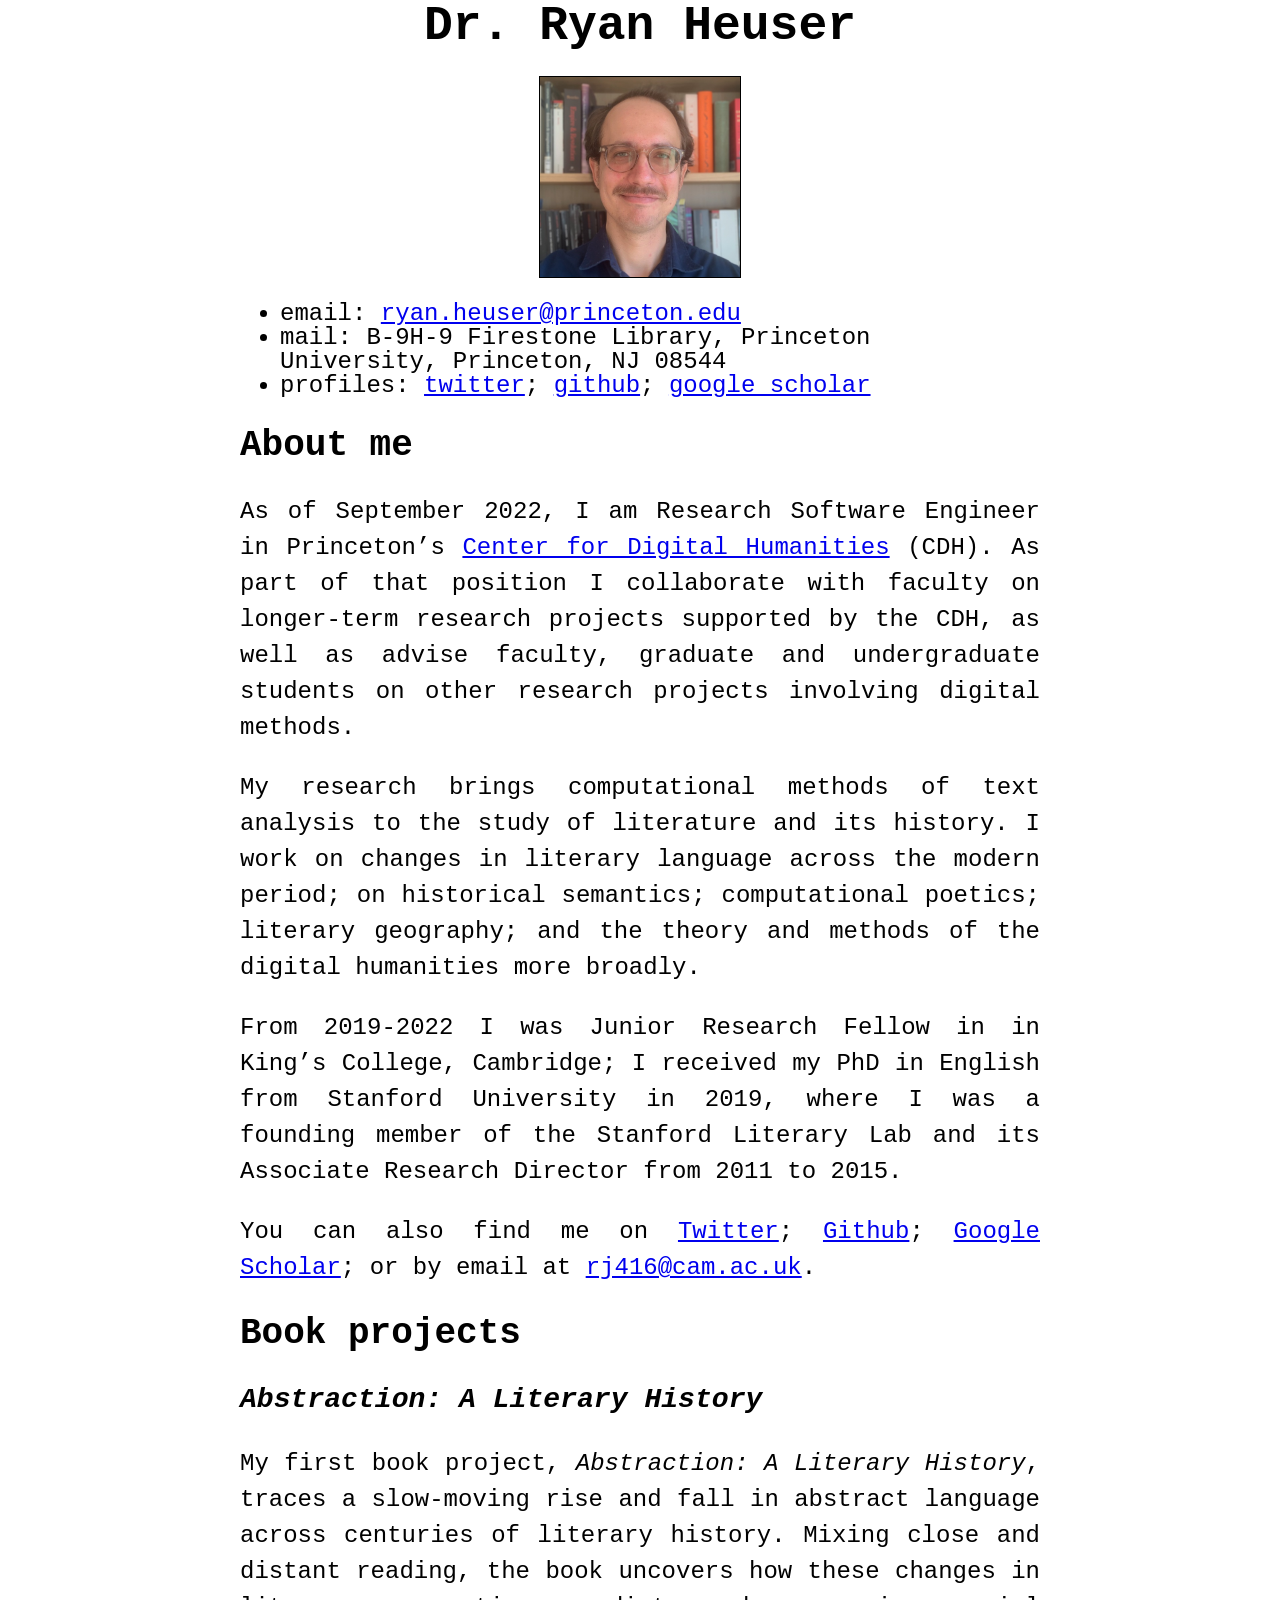
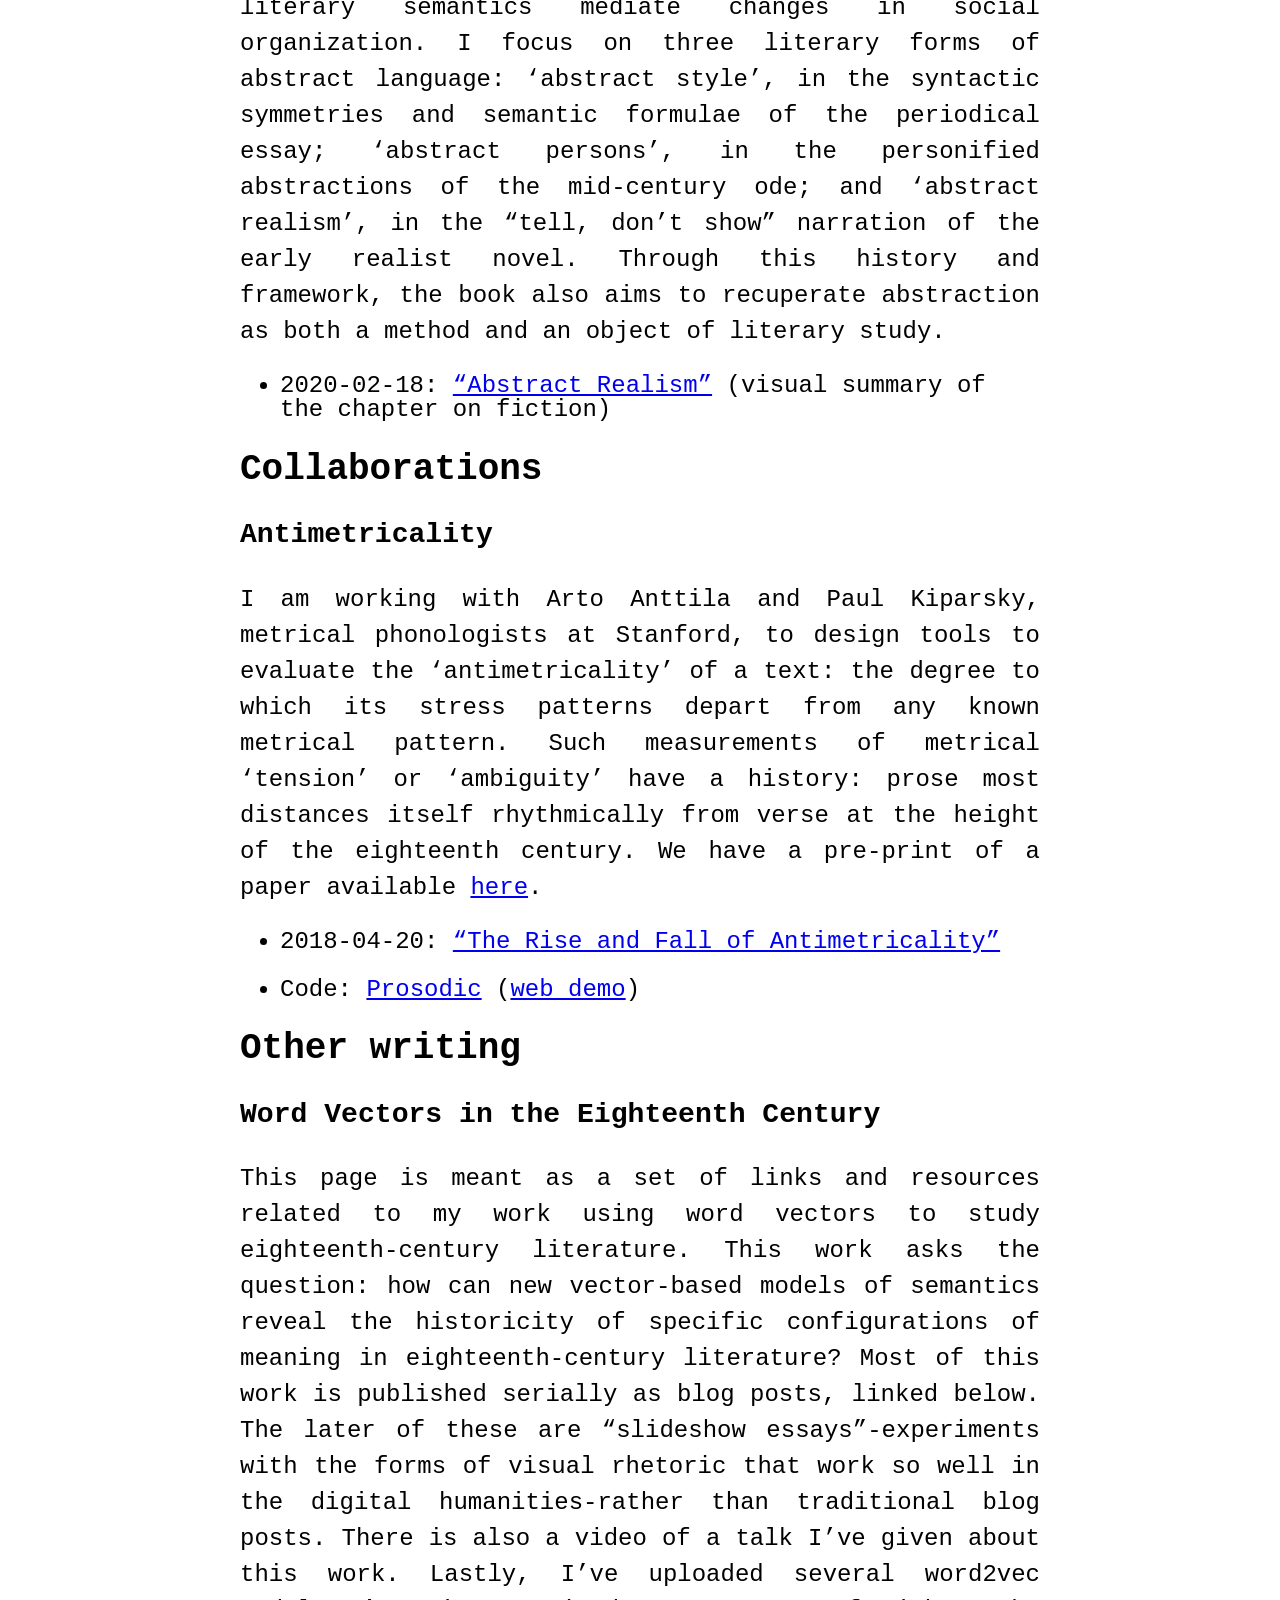
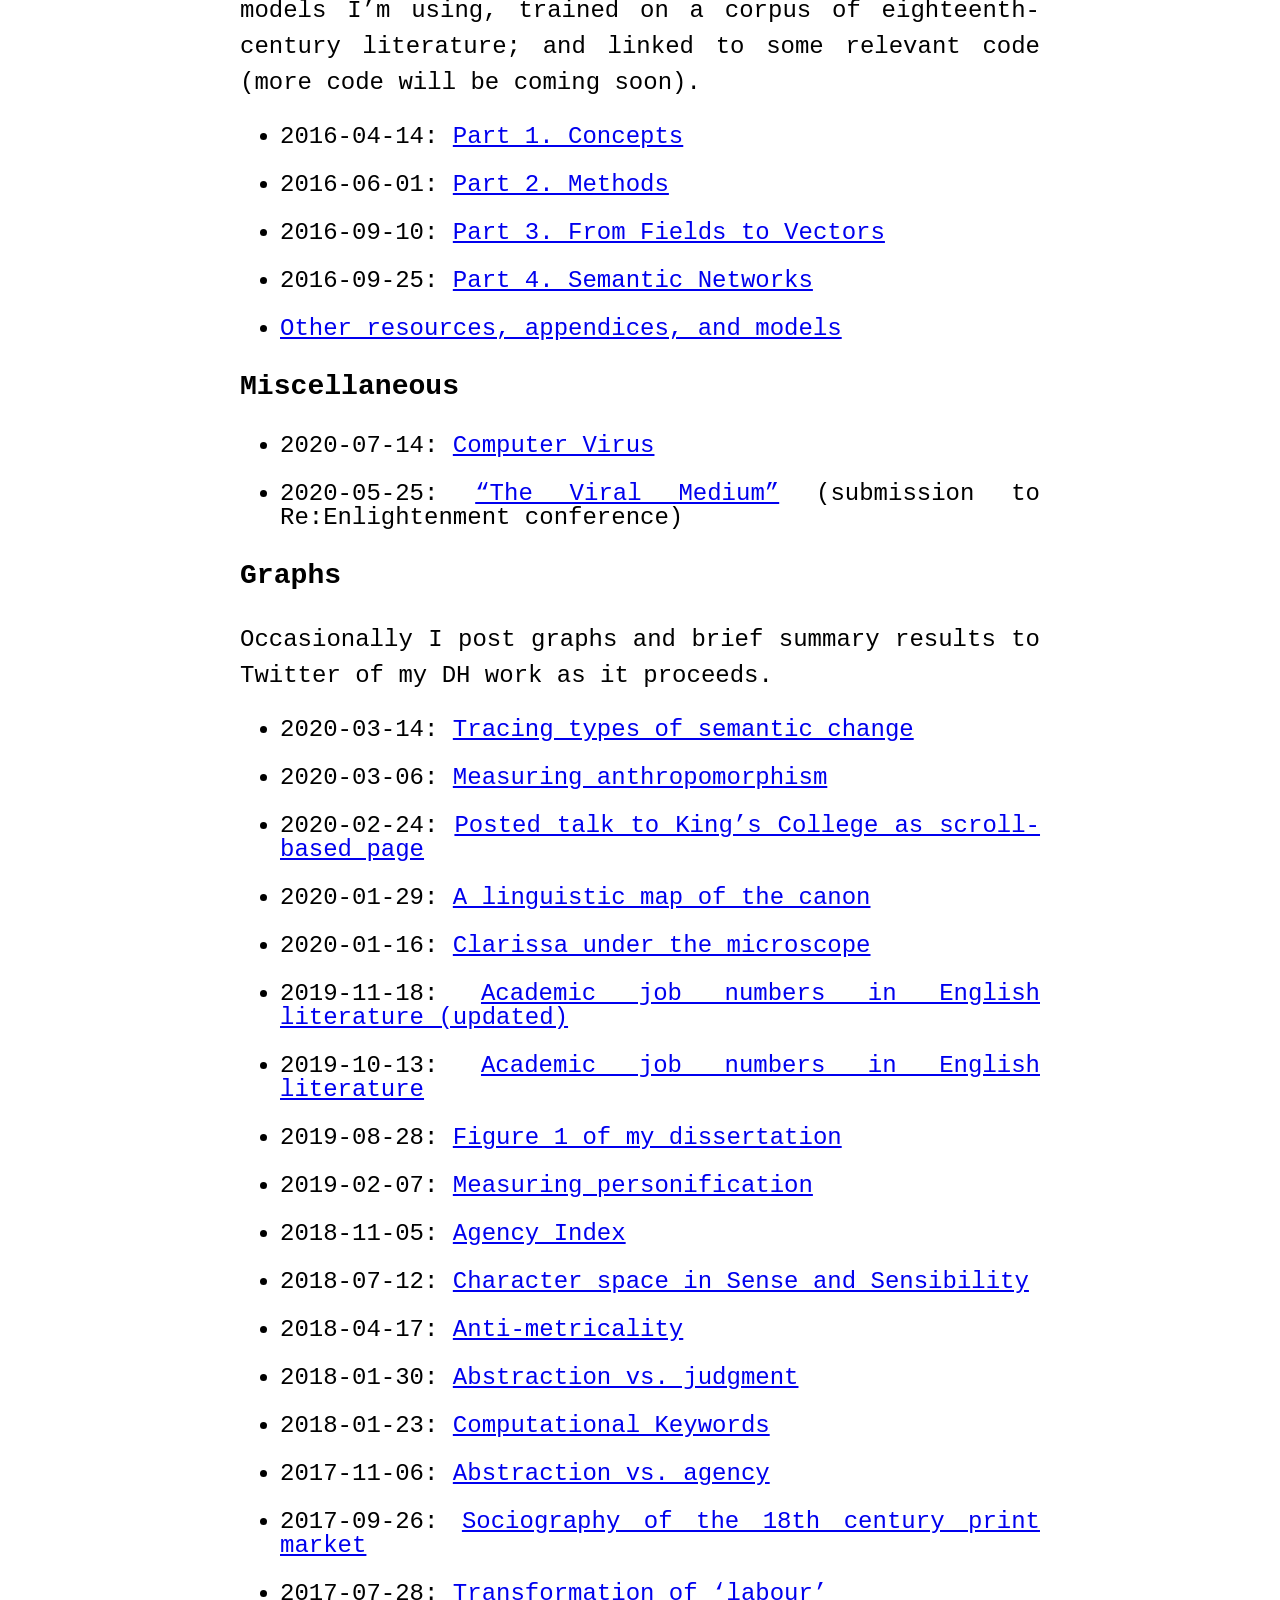
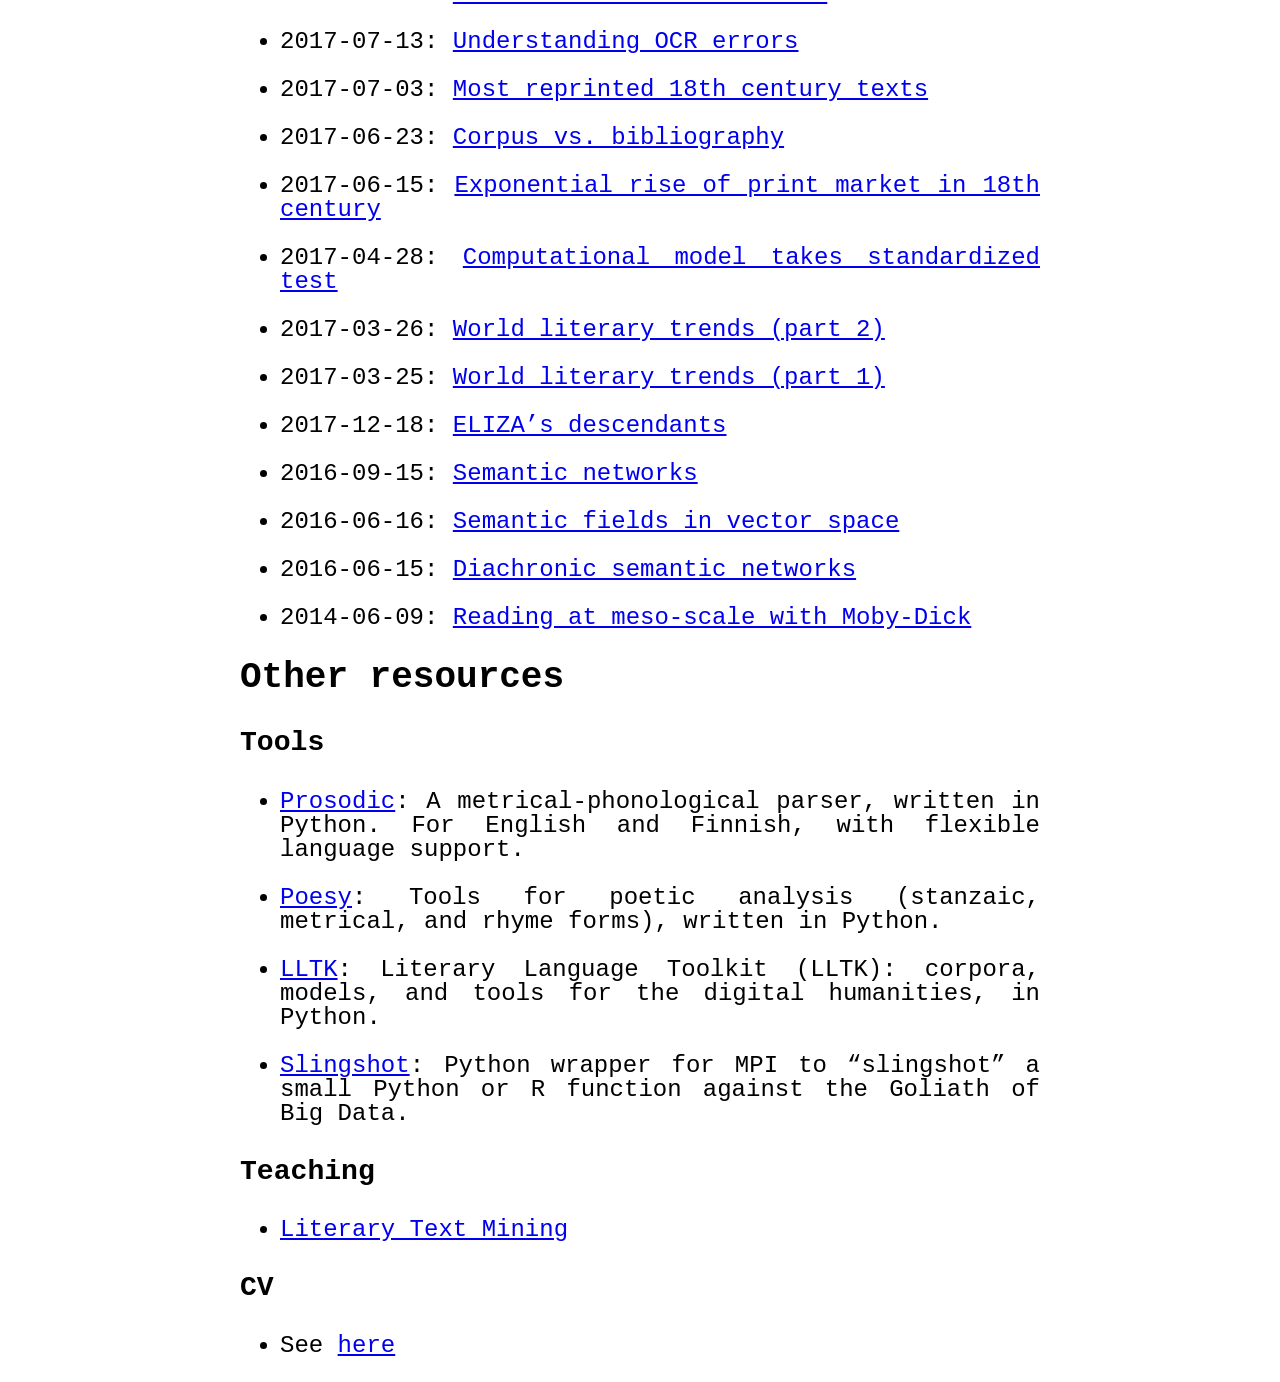
<file: index.html>
<html>
<head>
    <meta charset="UTF-8">
    <meta name="viewport" content="width=device-width, initial-scale=1.0">

    <style type='text/css'>
        body {
            font-family:'Baskerville', 'Libre Baskerville','Courier New', Courier, monospace;
            /* text-align:center; */
            font-size:1.5em;
            line-height: 1.5em;
        }
        img {
            display: block;
            margin: 0 auto;
            width: 200px;
        }
        h1 { text-align: center;}
        #content {
            max-width:800px;
            margin: 0 auto;
        }
    
        p { text-align: justify }
        li {
        margin: 0;
        padding: 0;
        line-height:1em;
    }
    
        </style>
    <title>Ryan Heuser</title>
</head>
<body>
    <div id="content">
        <h1 id="dr.-ryan-heuser">Dr. Ryan Heuser</h1>
<p><img src="assets/blueshirtpic-small.jpg" width="200" height="200" style="border:1px solid black" /></p>
<ul>
<li>email: <a
href="mailto:ryan.heuser@princeton.edu">ryan.heuser@princeton.edu</a></li>
<li>mail: B-9H-9 Firestone Library, Princeton University, Princeton, NJ
08544</li>
<li>profiles: <a href="https://twitter.com/quadrismegistus">twitter</a>;
<a href="https://github.com/quadrismegistus">github</a>; <a
href="https://scholar.google.com/citations?user=EEy82P4AAAAJ">google
scholar</a></li>
</ul>
<h2 id="about-me">About me</h2>
<p>As of September 2022, I am Research Software Engineer in Princeton’s
<a href="https://cdh.princeton.edu/">Center for Digital Humanities</a>
(CDH). As part of that position I collaborate with faculty on
longer-term research projects supported by the CDH, as well as advise
faculty, graduate and undergraduate students on other research projects
involving digital methods.</p>
<p>My research brings computational methods of text analysis to the
study of literature and its history. I work on changes in literary
language across the modern period; on historical semantics;
computational poetics; literary geography; and the theory and methods of
the digital humanities more broadly.</p>
<p>From 2019-2022 I was Junior Research Fellow in in King’s College,
Cambridge; I received my PhD in English from Stanford University in
2019, where I was a founding member of the Stanford Literary Lab and its
Associate Research Director from 2011 to 2015.</p>
<p>You can also find me on <a
href="http://twitter.com/quadrismegistus">Twitter</a>; <a
href="http://github.com/quadrismegistus">Github</a>; <a
href="https://scholar.google.com/citations?user=EEy82P4AAAAJ">Google
Scholar</a>; or by email at <a
href="mailto:rj416@cam.ac.uk">rj416@cam.ac.uk</a>.</p>
<h2 id="book-projects">Book projects</h2>
<h3 id="abstraction-a-literary-history"><em>Abstraction: A Literary
History</em></h3>
<p>My first book project, <em>Abstraction: A Literary History</em>,
traces a slow-moving rise and fall in abstract language across centuries
of literary history. Mixing close and distant reading, the book uncovers
how these changes in literary semantics mediate changes in social
organization. I focus on three literary forms of abstract language:
‘abstract style’, in the syntactic symmetries and semantic formulae of
the periodical essay; ‘abstract persons’, in the personified
abstractions of the mid-century ode; and ‘abstract realism’, in the
“tell, don’t show” narration of the early realist novel. Through this
history and framework, the book also aims to recuperate abstraction as
both a method and an object of literary study.</p>
<ul>
<li>2020-02-18: <a href="talks/kingscollege2020">“Abstract Realism”</a>
(visual summary of the chapter on fiction)</li>
</ul>
<h2 id="collaborations">Collaborations</h2>
<h3 id="antimetricality">Antimetricality</h3>
<p>I am working with Arto Anttila and Paul Kiparsky, metrical
phonologists at Stanford, to design tools to evaluate the
‘antimetricality’ of a text: the degree to which its stress patterns
depart from any known metrical pattern. Such measurements of metrical
‘tension’ or ‘ambiguity’ have a history: prose most distances itself
rhythmically from verse at the height of the eighteenth century. We have
a pre-print of a paper available <a
href="https://web.stanford.edu/~kiparsky/Papers/Antimetricality-Draft-2018-04-20.pdf">here</a>.</p>
<ul>
<li><p>2018-04-20: <a
href="https://web.stanford.edu/~kiparsky/Papers/Antimetricality-Draft-2018-04-20.pdf">“The
Rise and Fall of Antimetricality”</a></p></li>
<li><p>Code: <a
href="http://github.com/quadrismegistus/prosodic">Prosodic</a> (<a
href="http://prosodic.stanford.edu">web demo</a>)</p></li>
</ul>
<h2 id="other-writing">Other writing</h2>
<h3 id="word-vectors-in-the-eighteenth-century">Word Vectors in the
Eighteenth Century</h3>
<p>This page is meant as a set of links and resources related to my work
using word vectors to study eighteenth-century literature. This work
asks the question: how can new vector-based models of semantics reveal
the historicity of specific configurations of meaning in
eighteenth-century literature? Most of this work is published serially
as blog posts, linked below. The later of these are “slideshow
essays”-experiments with the forms of visual rhetoric that work so well
in the digital humanities-rather than traditional blog posts. There is
also a video of a talk I’ve given about this work. Lastly, I’ve uploaded
several word2vec models I’m using, trained on a corpus of
eighteenth-century literature; and linked to some relevant code (more
code will be coming soon).</p>
<ul>
<li><p>2016-04-14: <a href="word-vectors-1">Part 1.
Concepts</a></p></li>
<li><p>2016-06-01: <a href="word-vectors-2">Part 2. Methods</a></p></li>
<li><p>2016-09-10: <a href="word-vectors-3">Part 3. From Fields to
Vectors</a></p></li>
<li><p>2016-09-25: <a href="word-vectors-4">Part 4. Semantic
Networks</a></p></li>
<li><p><a href="word-vectors">Other resources, appendices, and
models</a></p></li>
</ul>
<h3 id="miscellaneous">Miscellaneous</h3>
<ul>
<li><p>2020-07-14: <a href="drafts/computer-virus">Computer
Virus</a></p></li>
<li><p>2020-05-25: <a href="drafts/viral-medium">“The Viral Medium”</a>
(submission to Re:Enlightenment conference)</p></li>
</ul>
<h3 id="graphs">Graphs</h3>
<p>Occasionally I post graphs and brief summary results to Twitter of my
DH work as it proceeds.</p>
<ul>
<li><p>2020-03-14: <a
href="https://twitter.com/quadrismegistus/status/1238796150272122880">Tracing
types of semantic change</a></p></li>
<li><p>2020-03-06: <a
href="https://twitter.com/quadrismegistus/status/1235614699145826304">Measuring
anthropomorphism</a></p></li>
<li><p>2020-02-24: <a
href="https://twitter.com/quadrismegistus/status/1231914513164832768">Posted
talk to King’s College as scroll-based page</a></p></li>
<li><p>2020-01-29: <a
href="https://twitter.com/quadrismegistus/status/1222560503144296450">A
linguistic map of the canon</a></p></li>
<li><p>2020-01-16: <a
href="https://twitter.com/quadrismegistus/status/1217809468316168194">Clarissa
under the microscope</a></p></li>
<li><p>2019-11-18: <a
href="https://twitter.com/quadrismegistus/status/1217809468316168194">Academic
job numbers in English literature (updated)</a></p></li>
<li><p>2019-10-13: <a
href="https://twitter.com/quadrismegistus/status/1183433276658274304">Academic
job numbers in English literature</a></p></li>
<li><p>2019-08-28: <a
href="https://twitter.com/quadrismegistus/status/1166515794055815168">Figure
1 of my dissertation</a></p></li>
<li><p>2019-02-07: <a
href="https://twitter.com/quadrismegistus/status/1093630109863403521">Measuring
personification</a></p></li>
<li><p>2018-11-05: <a
href="https://twitter.com/quadrismegistus/status/1059305496211931136">Agency
Index</a></p></li>
<li><p>2018-07-12: <a
href="https://twitter.com/quadrismegistus/status/1017526110051942400">Character
space in Sense and Sensibility</a></p></li>
<li><p>2018-04-17: <a
href="https://twitter.com/quadrismegistus/status/986025832660389890">Anti-metricality</a></p></li>
<li><p>2018-01-30: <a
href="https://twitter.com/quadrismegistus/status/958237374680522752">Abstraction
vs. judgment</a></p></li>
<li><p>2018-01-23: <a
href="https://twitter.com/quadrismegistus/status/955857511176744960">Computational
Keywords</a></p></li>
<li><p>2017-11-06: <a
href="https://twitter.com/quadrismegistus/status/927620289604632577">Abstraction
vs. agency</a></p></li>
<li><p>2017-09-26: <a
href="https://twitter.com/quadrismegistus/status/912747794347077632">Sociography
of the 18th century print market</a></p></li>
<li><p>2017-07-28: <a
href="https://twitter.com/quadrismegistus/status/890791583066447872">Transformation
of ‘labour’</a></p></li>
<li><p>2017-07-13: <a
href="https://twitter.com/quadrismegistus/status/885326014607314945">Understanding
OCR errors</a></p></li>
<li><p>2017-07-03: <a
href="https://twitter.com/quadrismegistus/status/881961427933683712">Most
reprinted 18th century texts</a></p></li>
<li><p>2017-06-23: <a
href="https://twitter.com/quadrismegistus/status/878326876283879425">Corpus
vs. bibliography</a></p></li>
<li><p>2017-06-15: <a
href="https://twitter.com/quadrismegistus/status/875431247664693248">Exponential
rise of print market in 18th century</a></p></li>
<li><p>2017-04-28: <a
href="https://twitter.com/quadrismegistus/status/857763794965200897">Computational
model takes standardized test</a></p></li>
<li><p>2017-03-26: <a
href="https://twitter.com/quadrismegistus/status/846105045238112256">World
literary trends (part 2)</a></p></li>
<li><p>2017-03-25: <a
href="https://twitter.com/quadrismegistus/status/845490026523734016">World
literary trends (part 1)</a></p></li>
<li><p>2017-12-18: <a
href="https://twitter.com/quadrismegistus/status/810297451500421121">ELIZA’s
descendants</a></p></li>
<li><p>2016-09-15: <a
href="https://twitter.com/quadrismegistus/status/776474009533763584">Semantic
networks</a></p></li>
<li><p>2016-06-16: <a
href="https://twitter.com/quadrismegistus/status/743267734188785664">Semantic
fields in vector space</a></p></li>
<li><p>2016-06-15: <a
href="https://twitter.com/quadrismegistus/status/743267734188785664">Diachronic
semantic networks</a></p></li>
<li><p>2014-06-09: <a
href="https://twitter.com/quadrismegistus/status/476080285113532417">Reading
at meso-scale with Moby-Dick</a></p></li>
</ul>
<h2 id="other-resources">Other resources</h2>
<h3 id="tools">Tools</h3>
<ul>
<li><p><a
href="https://github.com/quadrismegistus/prosodic">Prosodic</a>: A
metrical-phonological parser, written in Python. For English and
Finnish, with flexible language support.</p></li>
<li><p><a href="https://github.com/quadrismegistus/poesy">Poesy</a>:
Tools for poetic analysis (stanzaic, metrical, and rhyme forms), written
in Python.</p></li>
<li><p><a href="https://github.com/quadrismegistus/lltk">LLTK</a>:
Literary Language Toolkit (LLTK): corpora, models, and tools for the
digital humanities, in Python.</p></li>
<li><p><a
href="https://github.com/quadrismegistus/slingshot">Slingshot</a>:
Python wrapper for MPI to “slingshot” a small Python or R function
against the Goliath of Big Data.</p></li>
</ul>
<h3 id="teaching">Teaching</h3>
<ul>
<li><a
href="http://github.com/quadrismegistus/literarytextmining">Literary
Text Mining</a></li>
</ul>
<h3 id="cv">CV</h3>
<ul>
<li>See <a href="assets/CV-Heuser-2022-V5.pdf">here</a></li>
</ul>

    </div>
</body>

</html>
</file>
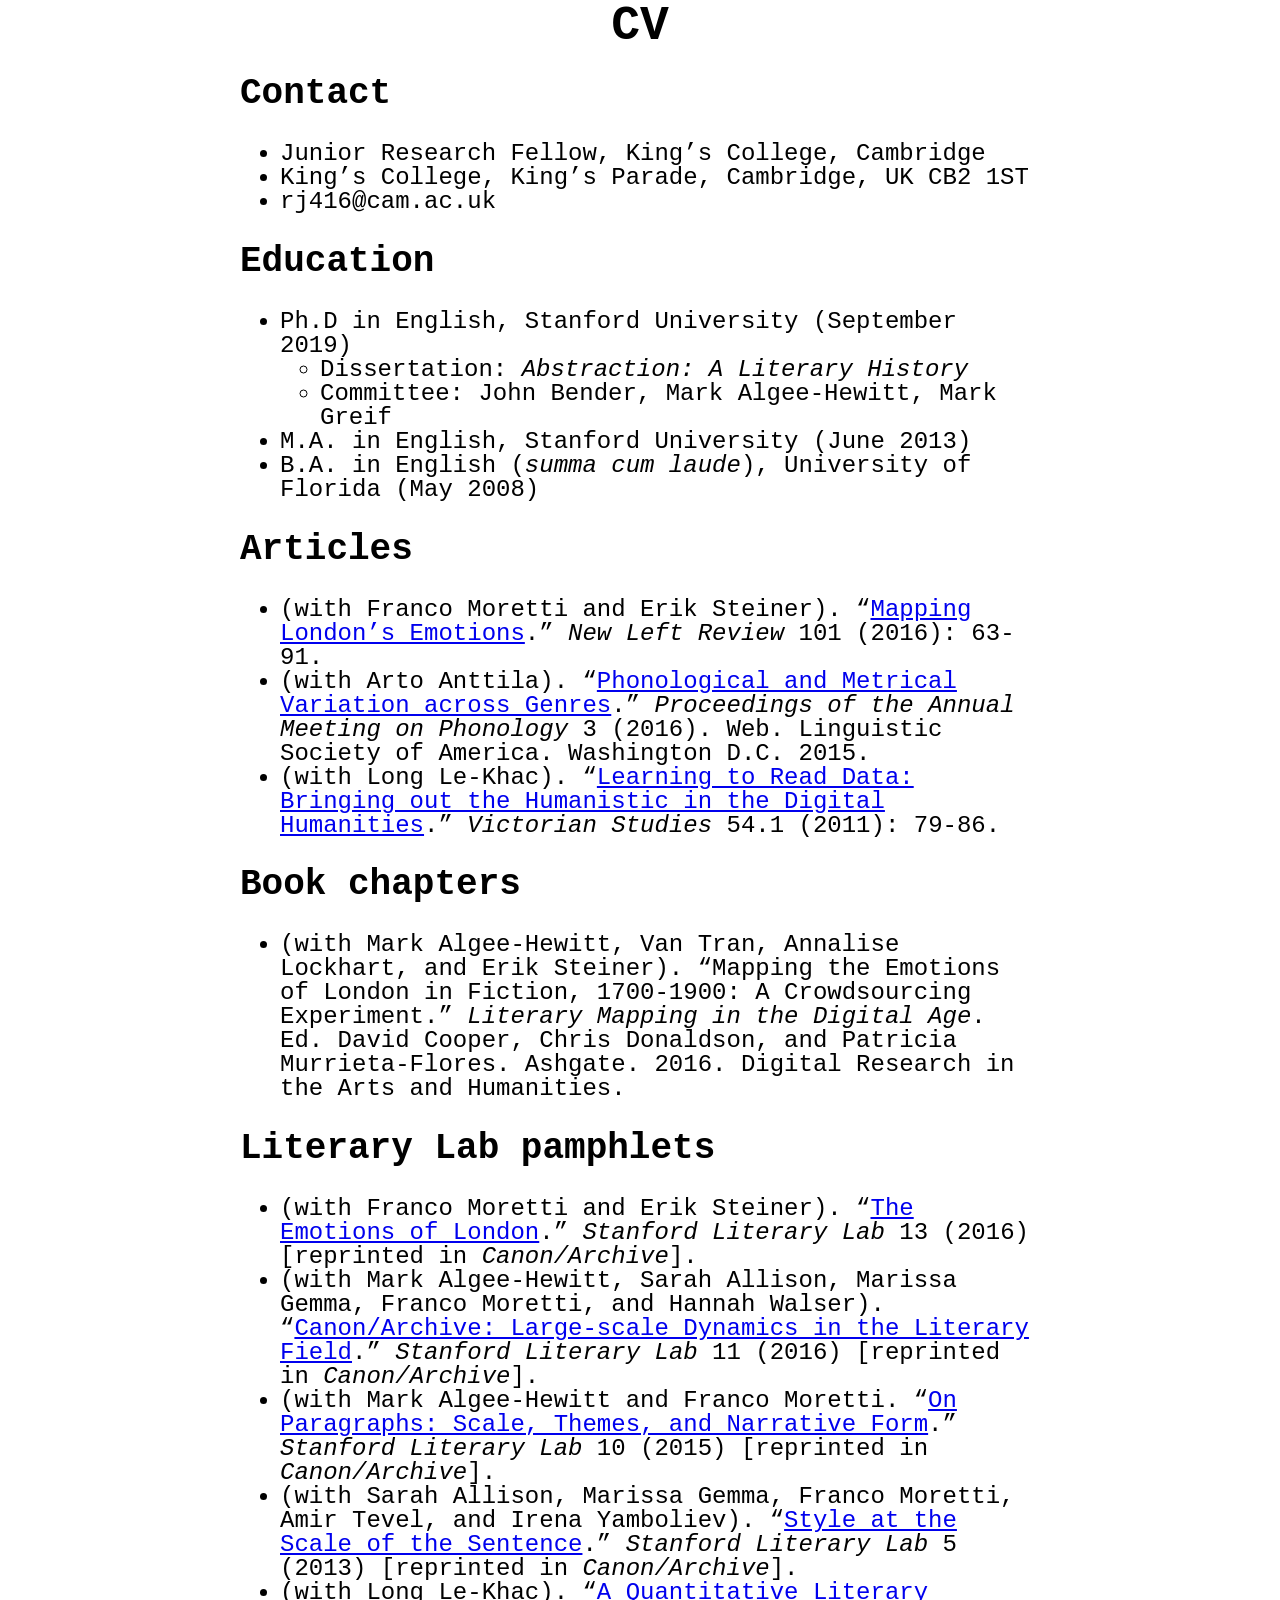
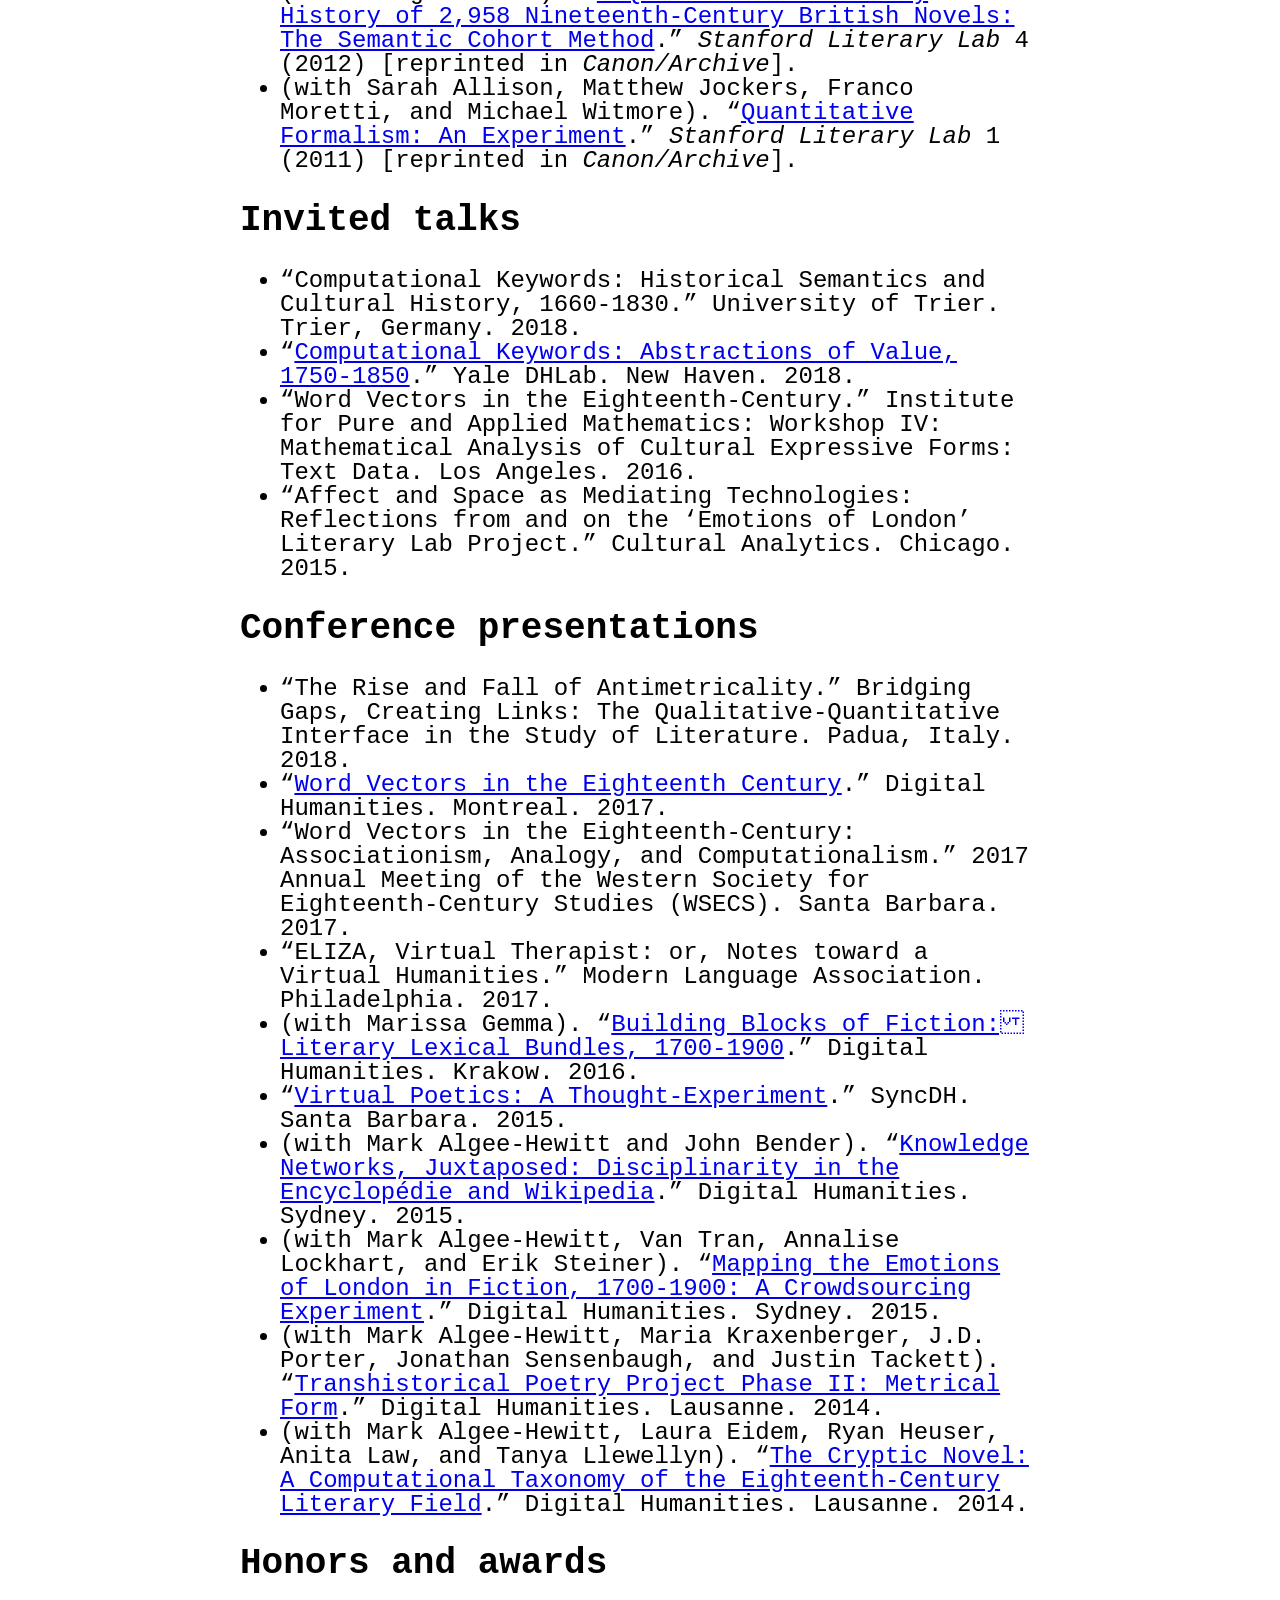
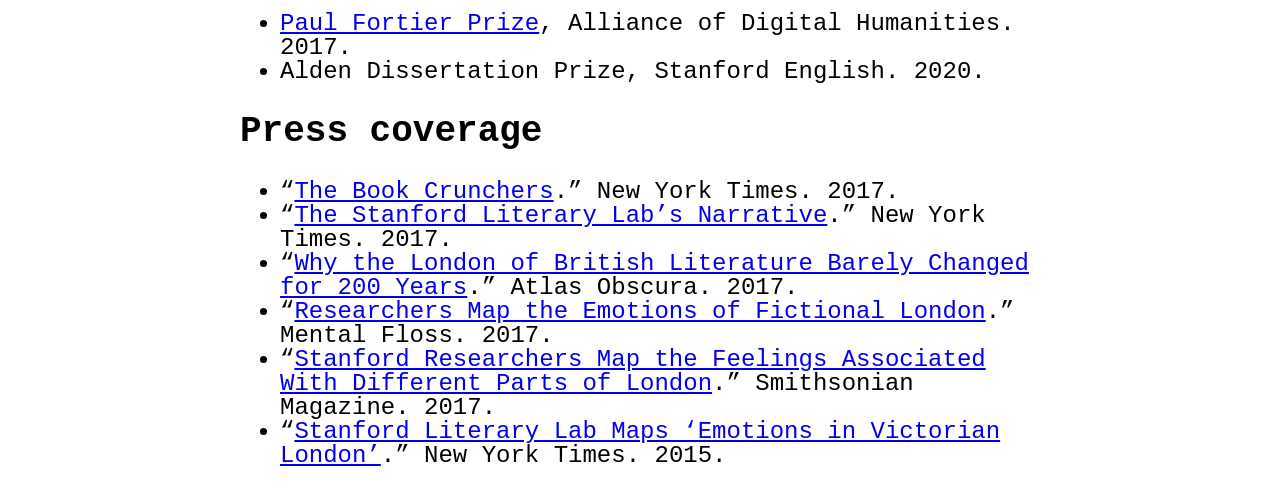
<file: cv/index.html>
<html>
<head>
    <meta charset="UTF-8">
    <meta name="viewport" content="width=device-width, initial-scale=1.0">

    <style type='text/css'>
        body {
            font-family:'Baskerville', 'Libre Baskerville','Courier New', Courier, monospace;
            /* text-align:center; */
            font-size:1.5em;
            line-height: 1.5em;
        }
        img {
            display: block;
            margin: 0 auto;
            width: 200px;
        }
        h1 { text-align: center;}
        #content {
            max-width:800px;
            margin: 0 auto;
        }
    
        p { text-align: justify }
        li {
        margin: 0;
        padding: 0;
        line-height:1em;
    }
    
        </style>
    <title>Ryan Heuser</title>
</head>
<body>
    <div id="content">
        <h1 id="cv">CV</h1>
<h2 id="contact">Contact</h2>
<ul>
<li>Junior Research Fellow, King’s College, Cambridge</li>
<li>King’s College, King’s Parade, Cambridge, UK CB2 1ST</li>
<li>rj416@cam.ac.uk</li>
</ul>
<h2 id="education">Education</h2>
<ul>
<li>Ph.D in English, Stanford University (September 2019)
<ul>
<li>Dissertation: <em>Abstraction: A Literary History</em></li>
<li>Committee: John Bender, Mark Algee-Hewitt, Mark Greif</li>
</ul></li>
<li>M.A. in English, Stanford University (June 2013)</li>
<li>B.A. in English (<em>summa cum laude</em>), University of Florida
(May 2008)</li>
</ul>
<h2 id="articles">Articles</h2>
<ul>
<li>(with Franco Moretti and Erik Steiner). “<a
href="https://newleftreview.org/II/101/stanford-literary-lab-mapping-london-s-emotions">Mapping
London’s Emotions</a>.” <em>New Left Review</em> 101 (2016): 63-91.</li>
<li>(with Arto Anttila). “<a
href="http://journals.linguisticsociety.org/proceedings/index.php/amphonology/article/view/3679">Phonological
and Metrical Variation across Genres</a>.” <em>Proceedings of the Annual
Meeting on Phonology</em> 3 (2016). Web. Linguistic Society of America.
Washington D.C. 2015.</li>
<li>(with Long Le-Khac). “<a
href="https://www.academia.edu/9318474/Learning_to_Read_Data_Bringing_out_the_Humanistic_in_the_Digital_Humanities">Learning
to Read Data: Bringing out the Humanistic in the Digital
Humanities</a>.” <em>Victorian Studies</em> 54.1 (2011): 79-86.</li>
</ul>
<h2 id="book-chapters">Book chapters</h2>
<ul>
<li>(with Mark Algee-Hewitt, Van Tran, Annalise Lockhart, and Erik
Steiner). “Mapping the Emotions of London in Fiction, 1700-1900: A
Crowdsourcing Experiment.” <em>Literary Mapping in the Digital Age</em>.
Ed. David Cooper, Chris Donaldson, and Patricia Murrieta-Flores.
Ashgate. 2016. Digital Research in the Arts and Humanities.</li>
</ul>
<h2 id="literary-lab-pamphlets">Literary Lab pamphlets</h2>
<ul>
<li>(with Franco Moretti and Erik Steiner). “<a
href="http://litlab.stanford.edu/LiteraryLabPamphlet13.pdf">The Emotions
of London</a>.” <em>Stanford Literary Lab</em> 13 (2016) [reprinted in
<em>Canon/Archive</em>].</li>
<li>(with Mark Algee-Hewitt, Sarah Allison, Marissa Gemma, Franco
Moretti, and Hannah Walser). “<a
href="http://litlab.stanford.edu/LiteraryLabPamphlet11.pdf">Canon/Archive:
Large-scale Dynamics in the Literary Field</a>.” <em>Stanford Literary
Lab</em> 11 (2016) [reprinted in <em>Canon/Archive</em>].</li>
<li>(with Mark Algee-Hewitt and Franco Moretti. “<a
href="http://litlab.stanford.edu/LiteraryLabPamphlet10.pdf">On
Paragraphs: Scale, Themes, and Narrative Form</a>.” <em>Stanford
Literary Lab</em> 10 (2015) [reprinted in <em>Canon/Archive</em>].</li>
<li>(with Sarah Allison, Marissa Gemma, Franco Moretti, Amir Tevel, and
Irena Yamboliev). “<a
href="http://litlab.stanford.edu/LiteraryLabPamphlet5.pdf">Style at the
Scale of the Sentence</a>.” <em>Stanford Literary Lab</em> 5 (2013)
[reprinted in <em>Canon/Archive</em>].</li>
<li>(with Long Le-Khac). “<a
href="http://litlab.stanford.edu/LiteraryLabPamphlet4.pdf">A
Quantitative Literary History of 2,958 Nineteenth-Century British
Novels: The Semantic Cohort Method</a>.” <em>Stanford Literary Lab</em>
4 (2012) [reprinted in <em>Canon/Archive</em>].</li>
<li>(with Sarah Allison, Matthew Jockers, Franco Moretti, and Michael
Witmore). “<a
href="http://litlab.stanford.edu/LiteraryLabPamphlet1.pdf">Quantitative
Formalism: An Experiment</a>.” <em>Stanford Literary Lab</em> 1 (2011)
[reprinted in <em>Canon/Archive</em>].</li>
</ul>
<h2 id="invited-talks">Invited talks</h2>
<ul>
<li>“Computational Keywords: Historical Semantics and Cultural History,
1660-1830.” University of Trier. Trier, Germany. 2018.</li>
<li>“<a href="http://dhlab.yale.edu/heuser/">Computational Keywords:
Abstractions of Value, 1750-1850</a>.” Yale DHLab. New Haven. 2018.</li>
<li>“Word Vectors in the Eighteenth-Century.” Institute for Pure and
Applied Mathematics: Workshop IV: Mathematical Analysis of Cultural
Expressive Forms: Text Data. Los Angeles. 2016.</li>
<li>“Affect and Space as Mediating Technologies: Reflections from and on
the ‘Emotions of London’ Literary Lab Project.” Cultural Analytics.
Chicago. 2015.</li>
</ul>
<h2 id="conference-presentations">Conference presentations</h2>
<ul>
<li>“The Rise and Fall of Antimetricality.” Bridging Gaps, Creating
Links: The Qualitative-Quantitative Interface in the Study of
Literature. Padua, Italy. 2018.</li>
<li>“<a href="https://dh2017.adho.org/abstracts/582/582.pdf">Word
Vectors in the Eighteenth Century</a>.” Digital Humanities. Montreal.
2017.</li>
<li>“Word Vectors in the Eighteenth-Century: Associationism, Analogy,
and Computationalism.” 2017 Annual Meeting of the Western Society for
Eighteenth-Century Studies (WSECS). Santa Barbara. 2017.</li>
<li>“ELIZA, Virtual Therapist: or, Notes toward a Virtual Humanities.”
Modern Language Association. Philadelphia. 2017.</li>
<li>(with Marissa Gemma). “<a
href="http://dh2016.adho.org/abstracts/394">Building Blocks of Fiction:
Literary Lexical Bundles, 1700-1900</a>.” Digital Humanities. Krakow.
2016.</li>
<li>“<a href="/virtual-poetics/">Virtual Poetics: A
Thought-Experiment</a>.” SyncDH. Santa Barbara. 2015.</li>
<li>(with Mark Algee-Hewitt and John Bender). “<a
href="http://dh2015.org/abstracts/xml/HEUSER_Ryan_James_Knowledge_Networks__Juxtaposed_/HEUSER_Ryan_James_Knowledge_Networks__Juxtaposed__Disci.html">Knowledge
Networks, Juxtaposed: Disciplinarity in the Encyclopédie and
Wikipedia</a>.” Digital Humanities. Sydney. 2015.</li>
<li>(with Mark Algee-Hewitt, Van Tran, Annalise Lockhart, and Erik
Steiner). “<a
href="http://dh2015.org/abstracts/xml/HEUSER_Ryan_James_Mapping_the_Emotions_of_London_/HEUSER_Ryan_James_Mapping_the_Emotions_of_London_in_Fic.html">Mapping
the Emotions of London in Fiction, 1700-1900: A Crowdsourcing
Experiment</a>.” Digital Humanities. Sydney. 2015.</li>
<li>(with Mark Algee-Hewitt, Maria Kraxenberger, J.D. Porter, Jonathan
Sensenbaugh, and Justin Tackett). “<a
href="http://dharchive.org/paper/DH2014/Paper-788.xml">Transhistorical
Poetry Project Phase II: Metrical Form</a>.” Digital Humanities.
Lausanne. 2014.</li>
<li>(with Mark Algee-Hewitt, Laura Eidem, Ryan Heuser, Anita Law, and
Tanya Llewellyn). “<a
href="http://dharchive.org/paper/DH2014/Paper-472.xml">The Cryptic
Novel: A Computational Taxonomy of the Eighteenth-Century Literary
Field</a>.” Digital Humanities. Lausanne. 2014.</li>
</ul>
<h2 id="honors-and-awards">Honors and awards</h2>
<ul>
<li><a href="https://adho.org/awards/paul-fortier-prize">Paul Fortier
Prize</a>, Alliance of Digital Humanities. 2017.</li>
<li>Alden Dissertation Prize, Stanford English. 2020.</li>
</ul>
<h2 id="press-coverage">Press coverage</h2>
<ul>
<li>“<a
href="https://www.nytimes.com/2017/10/30/arts/moretti-stanford-literary-lab-graphs.html">The
Book Crunchers</a>.” New York Times. 2017.</li>
<li>“<a
href="http://www.publicbooks.org/the-stanford-literary-labs-narrative/">The
Stanford Literary Lab’s Narrative</a>.” New York Times. 2017.</li>
<li>“<a
href="http://mentalfloss.com/article/94013/researchers-map-emotions-fictional-london">Why
the London of British Literature Barely Changed for 200 Years</a>.”
Atlas Obscura. 2017.</li>
<li>“<a
href="http://mentalfloss.com/article/94013/researchers-map-emotions-fictional-london">Researchers
Map the Emotions of Fictional London</a>.” Mental Floss. 2017.</li>
<li>“<a
href="http://www.smithsonianmag.com/innovation/stanford-researchers-map-feelings-associated-with-different-parts-london-180962753/">Stanford
Researchers Map the Feelings Associated With Different Parts of
London</a>.” Smithsonian Magazine. 2017.</li>
<li>“<a
href="https://www.nytimes.com/2015/04/14/books/stanford-literary-lab-maps-emotions-in-victorian-london.html">Stanford
Literary Lab Maps ‘Emotions in Victorian London’</a>.” New York Times.
2015.</li>
</ul>

    </div>
</body>

</html>
</file>
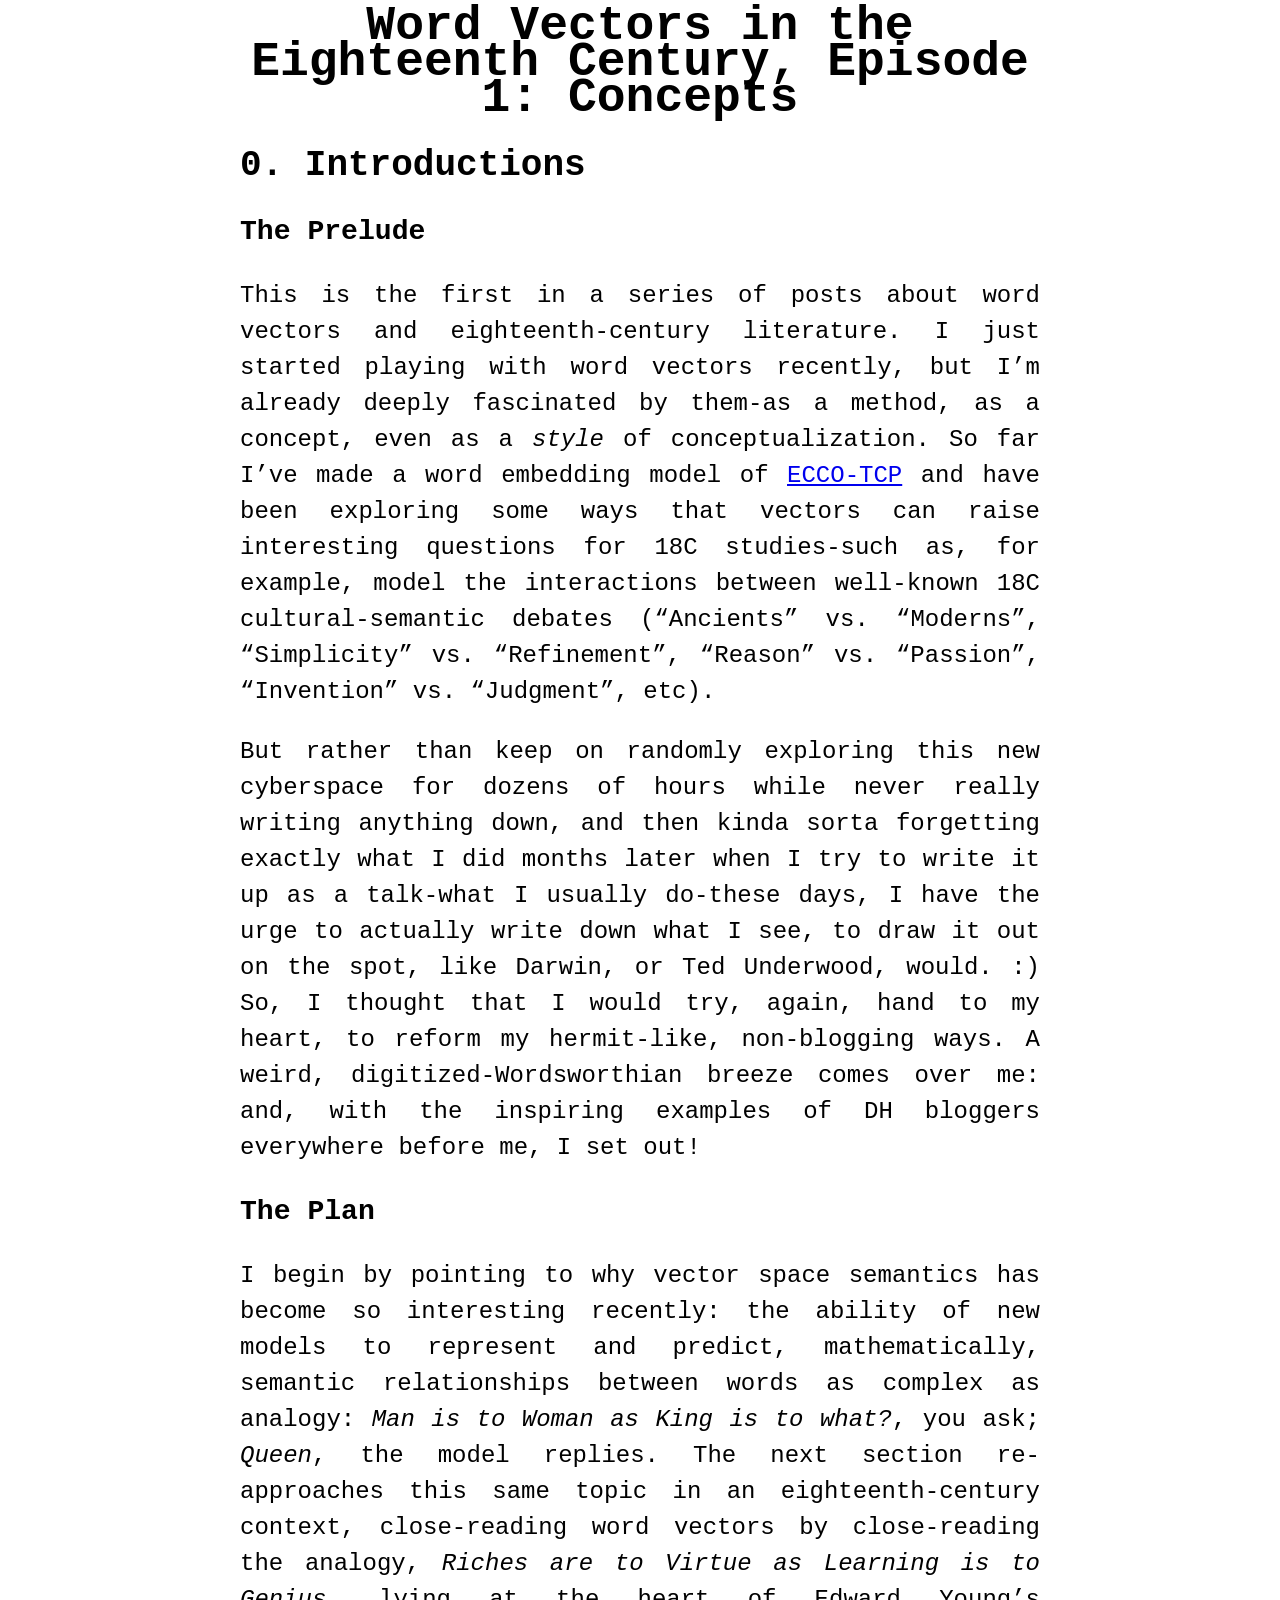
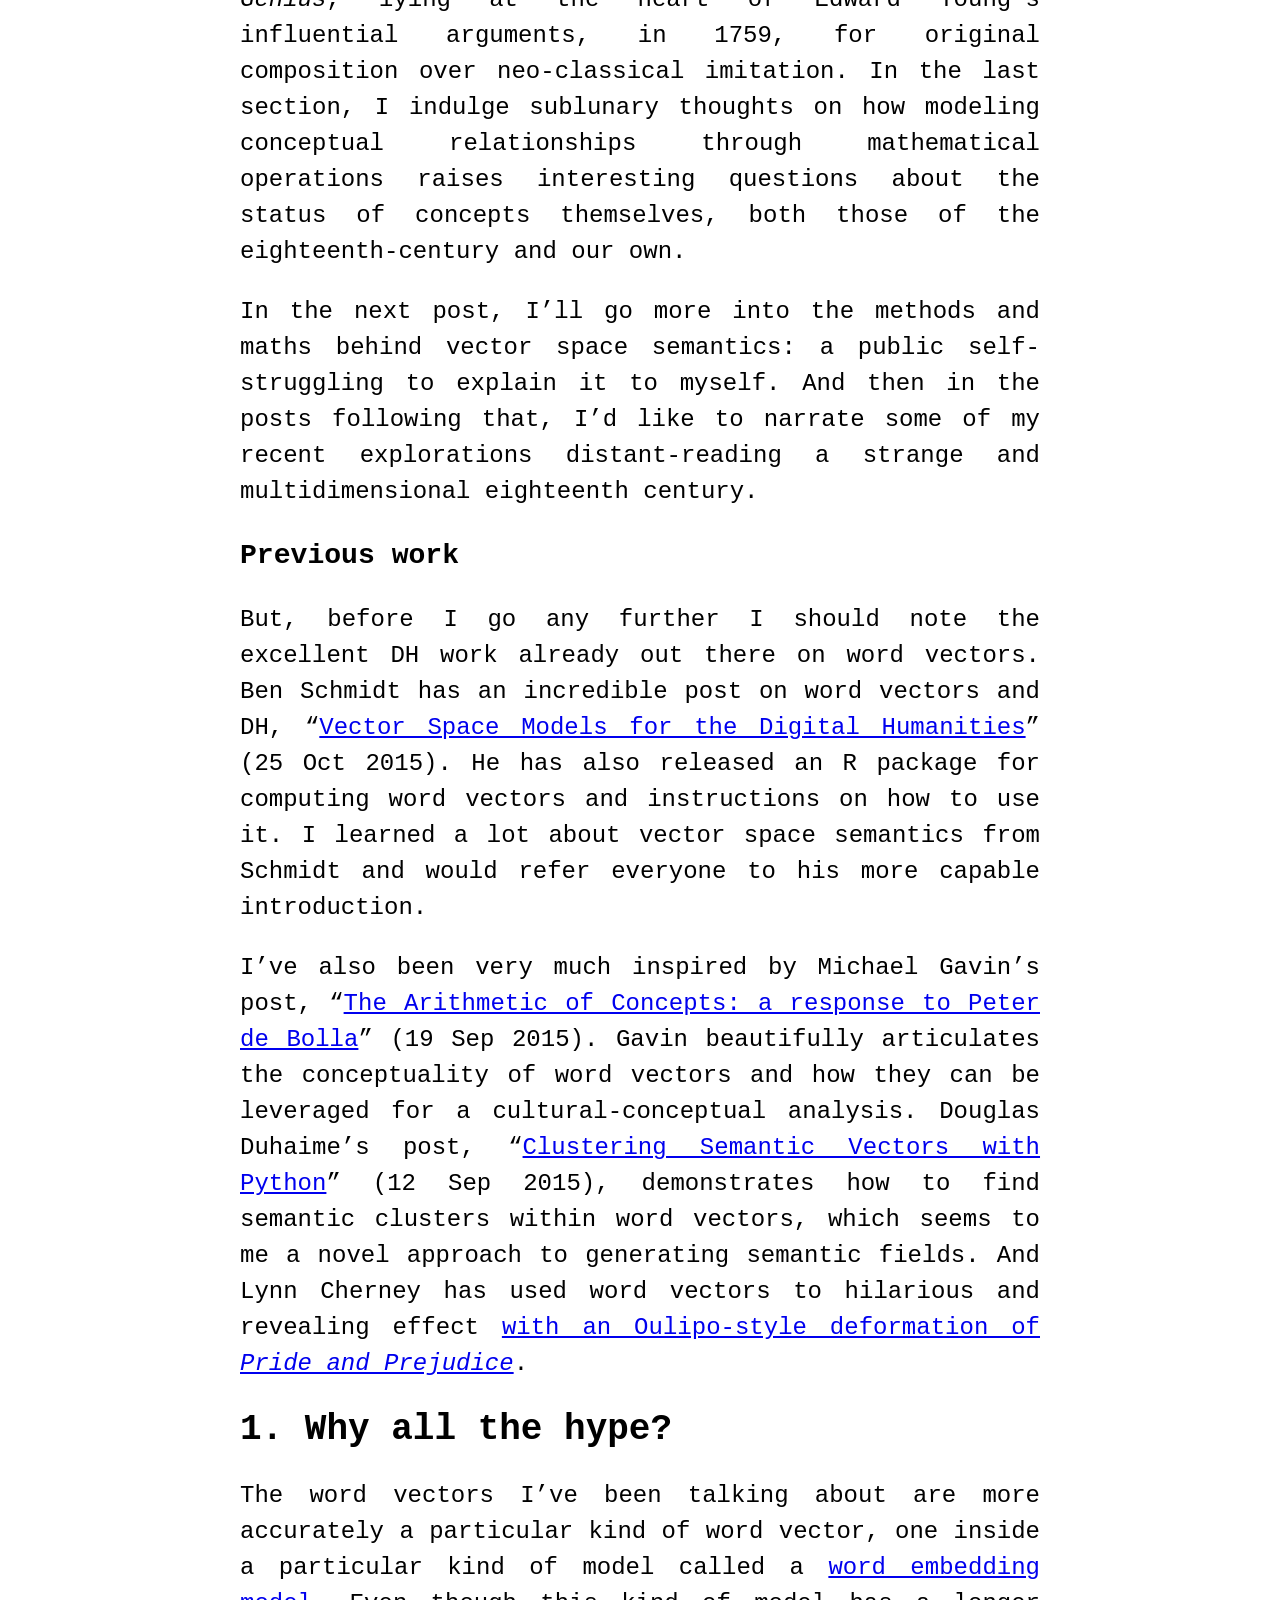
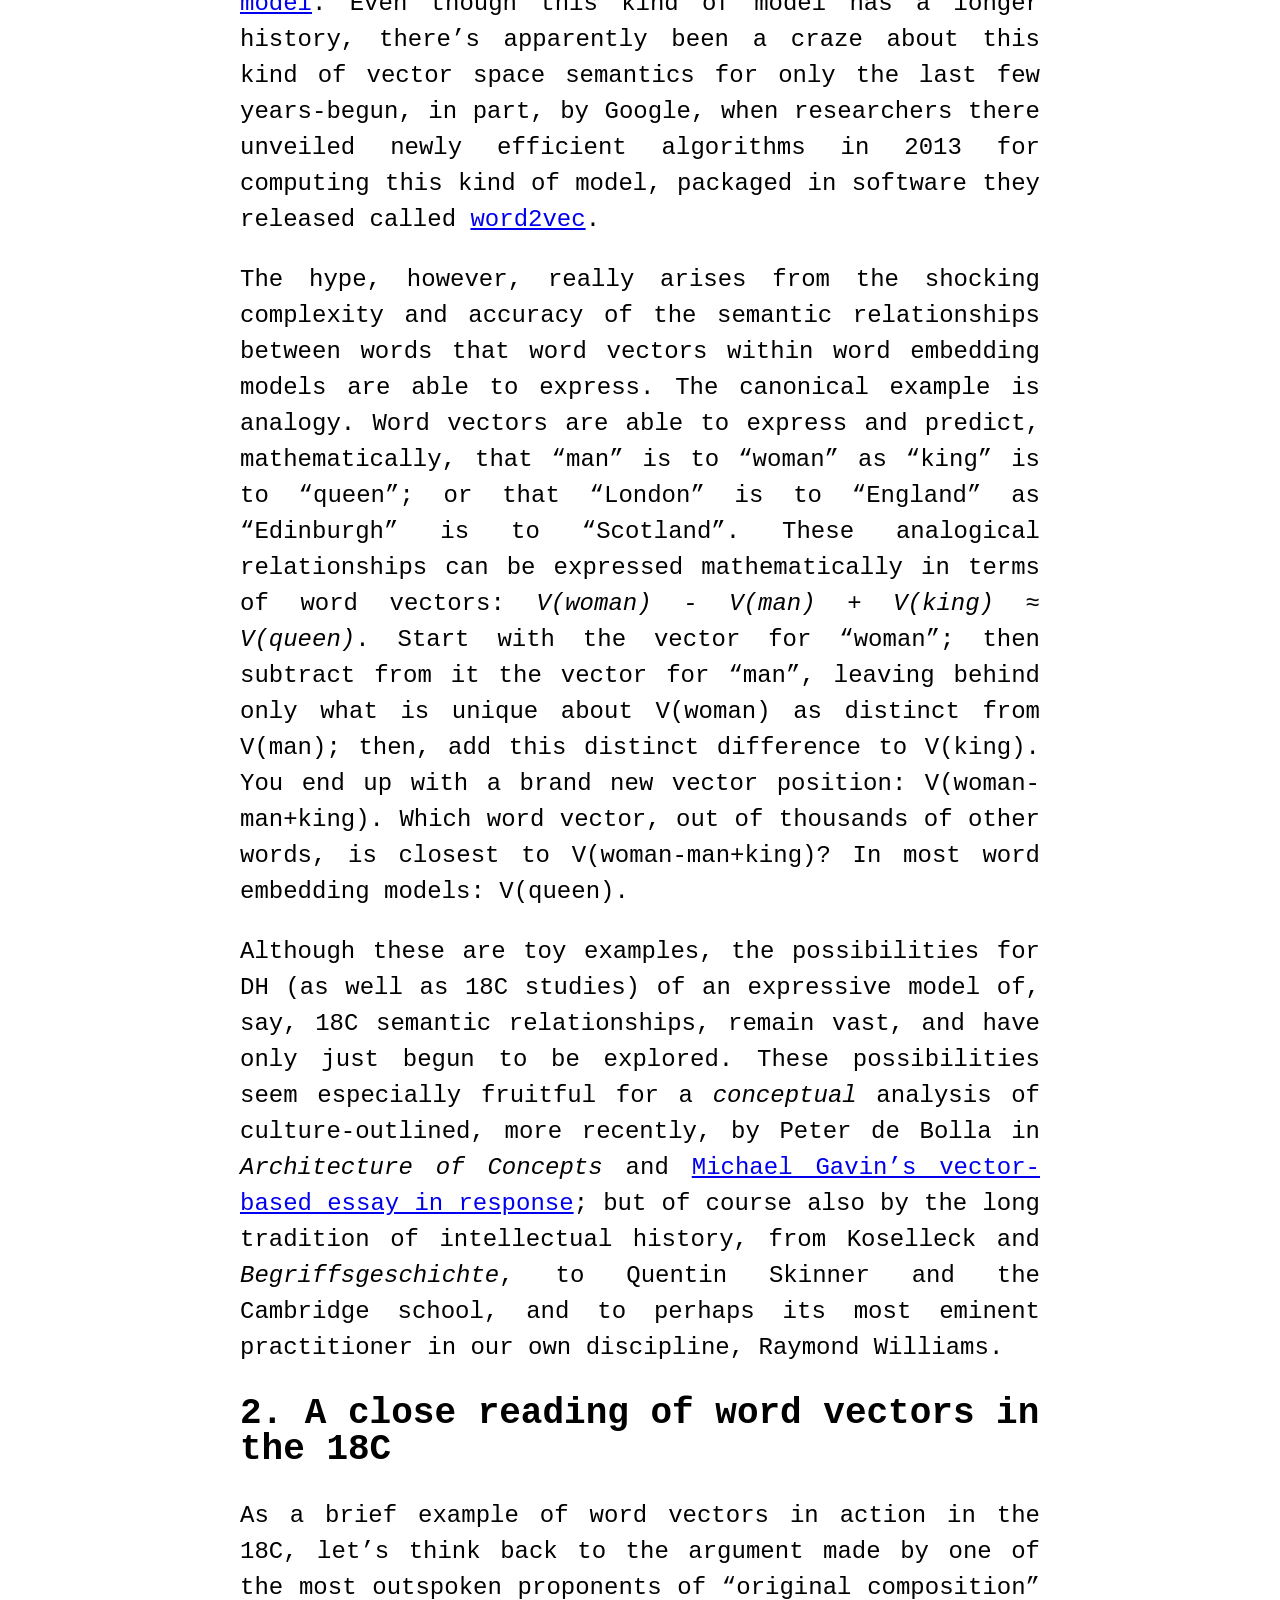
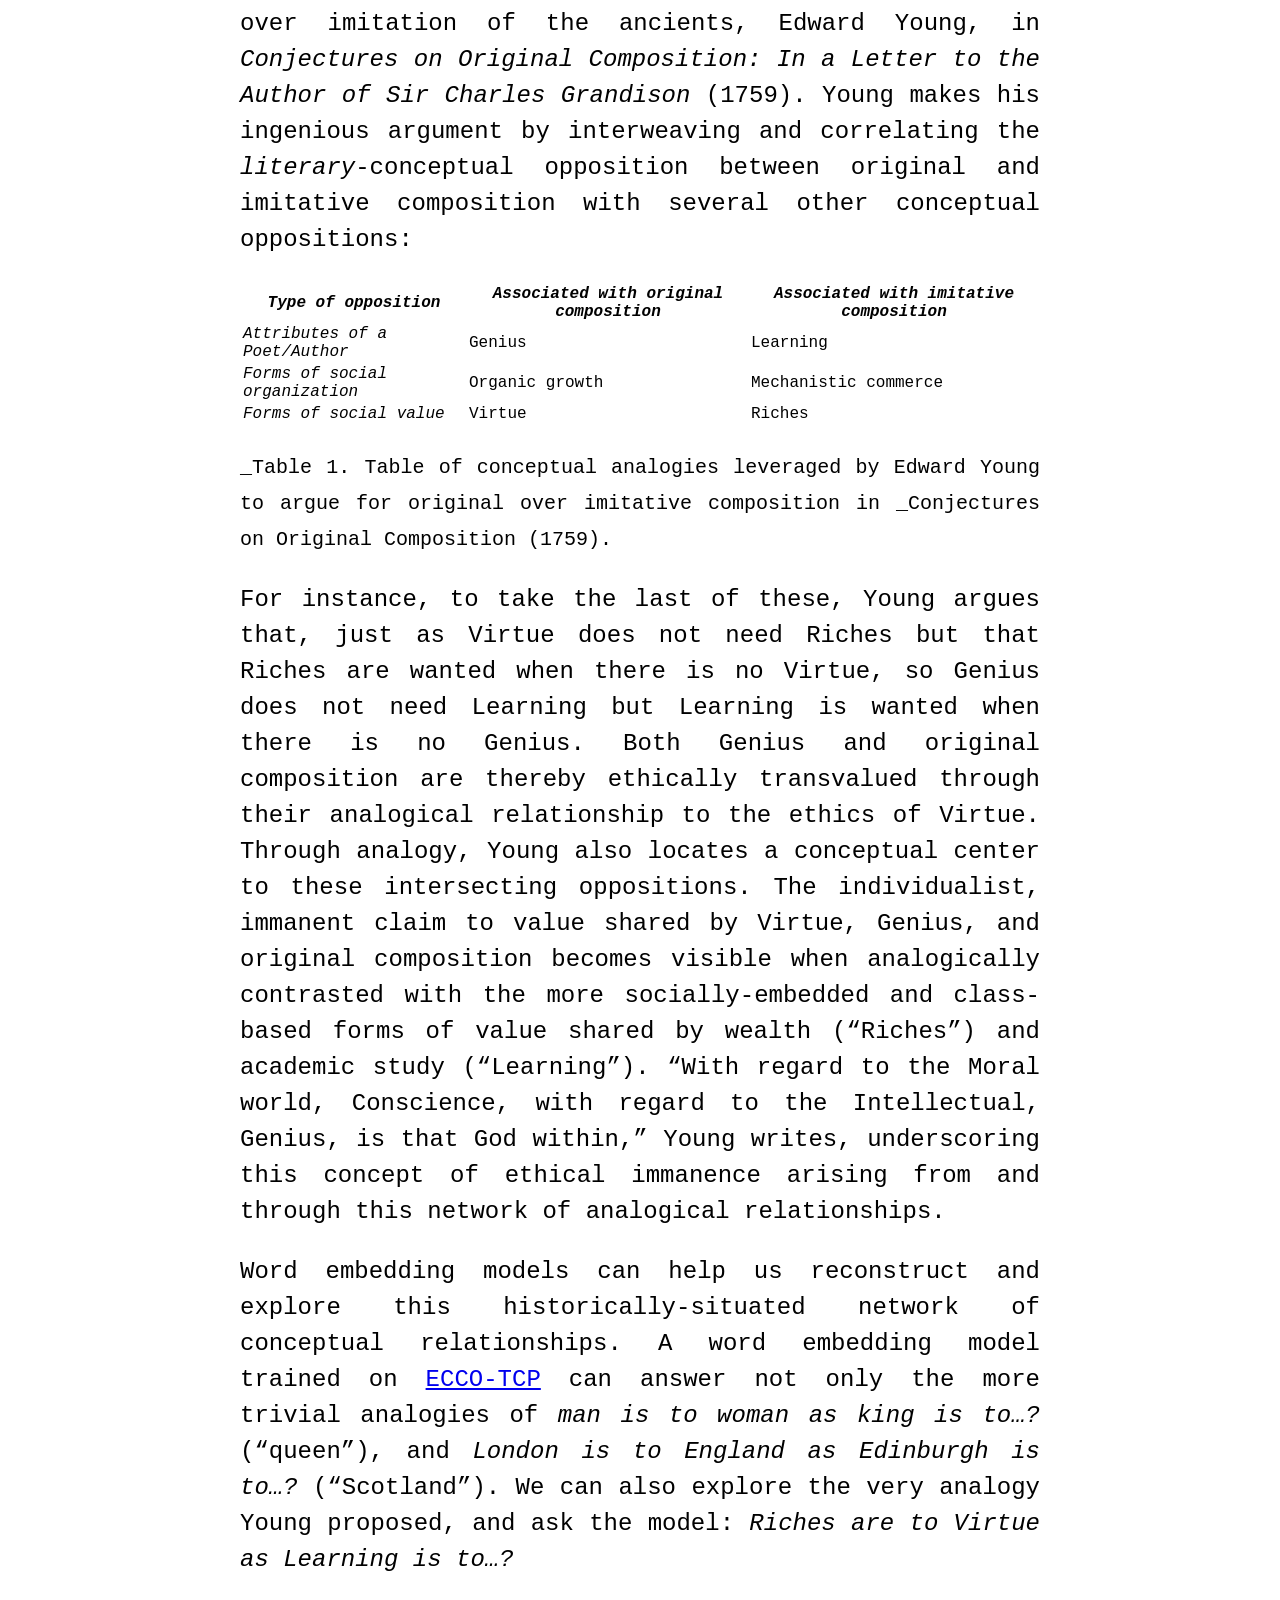
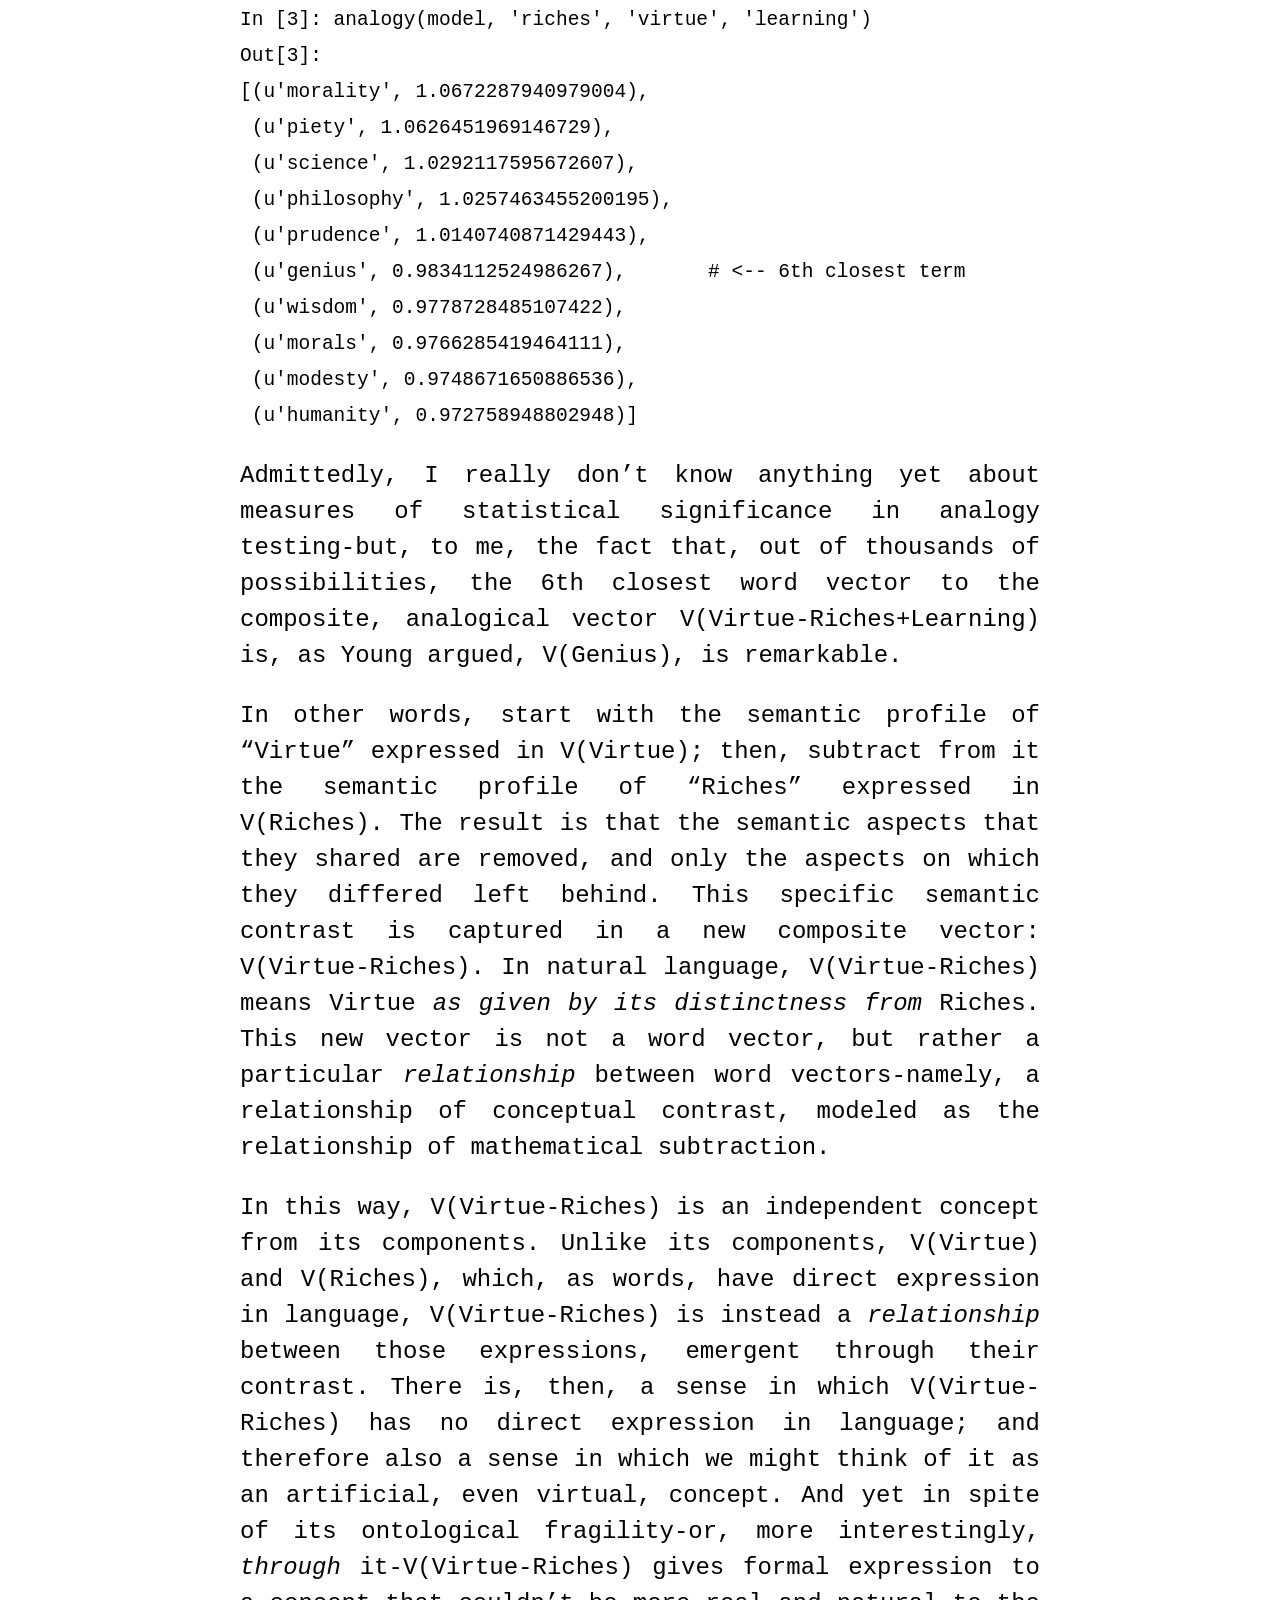
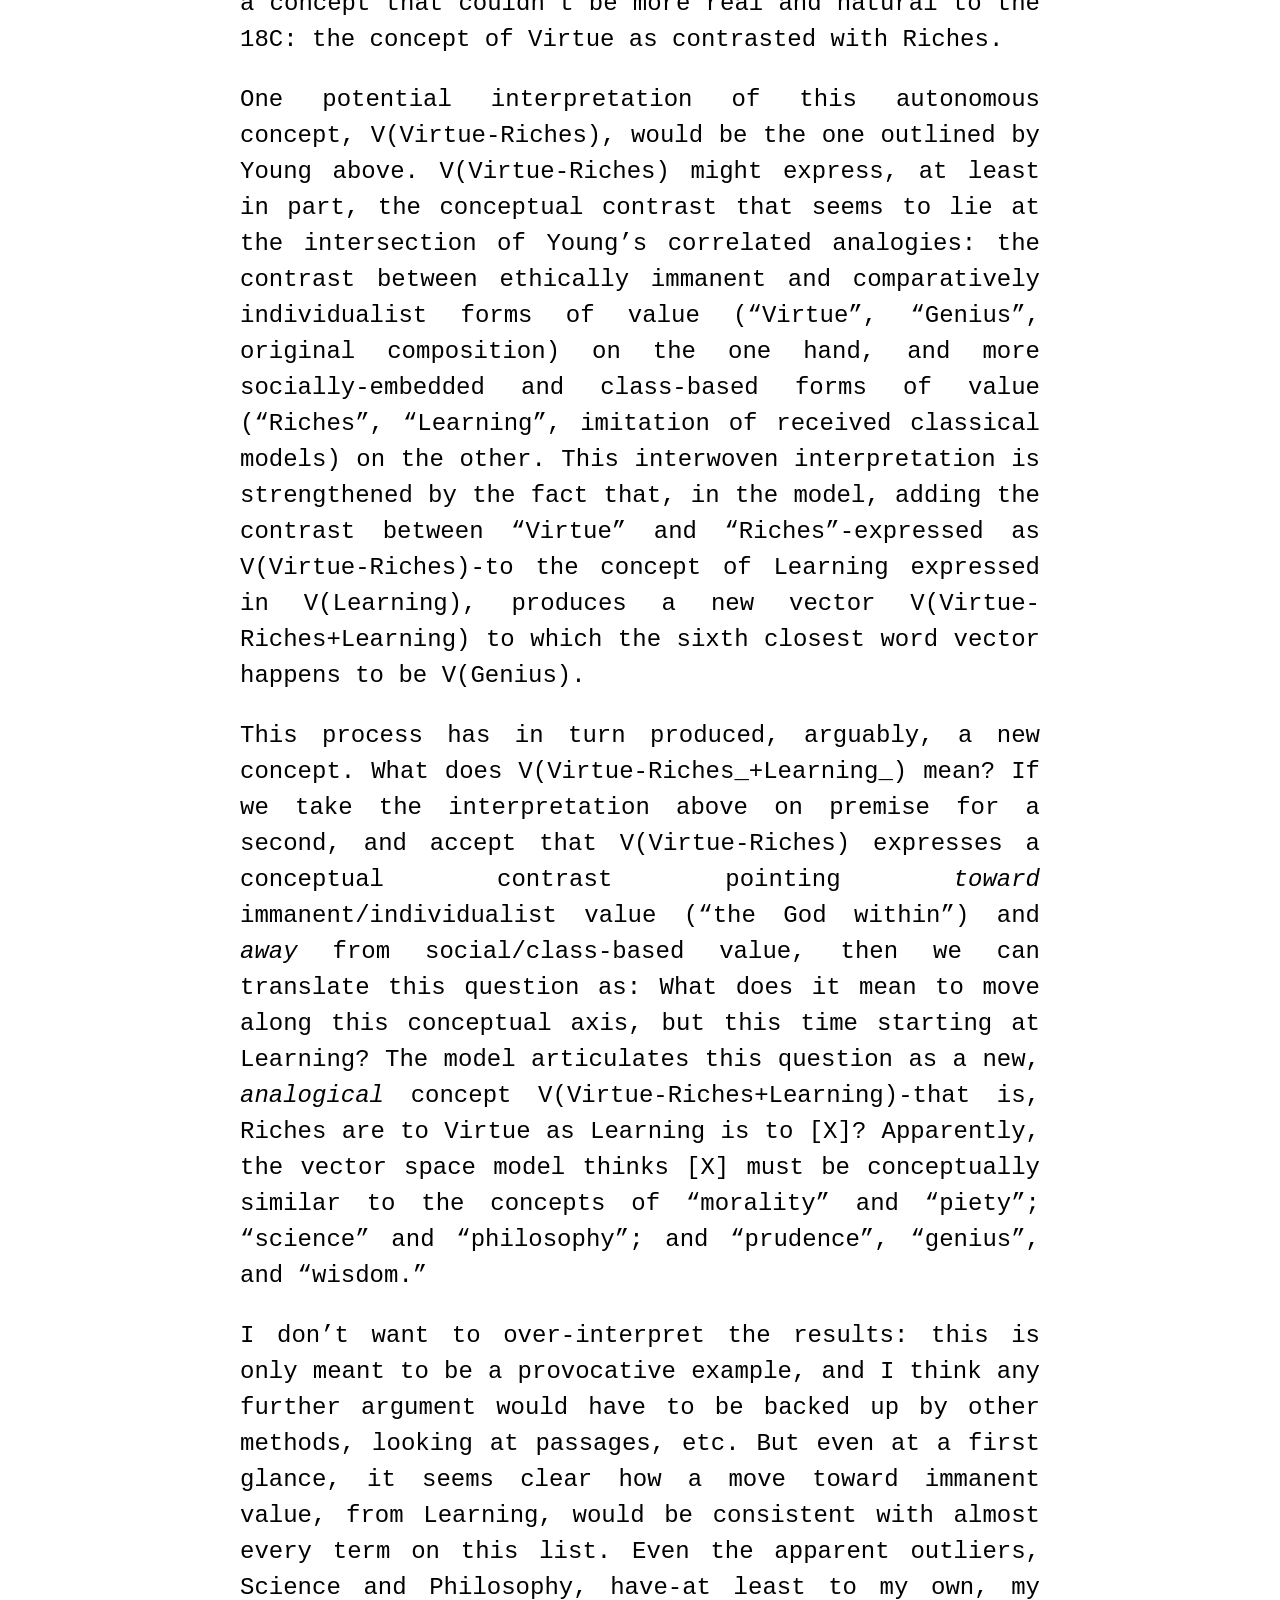
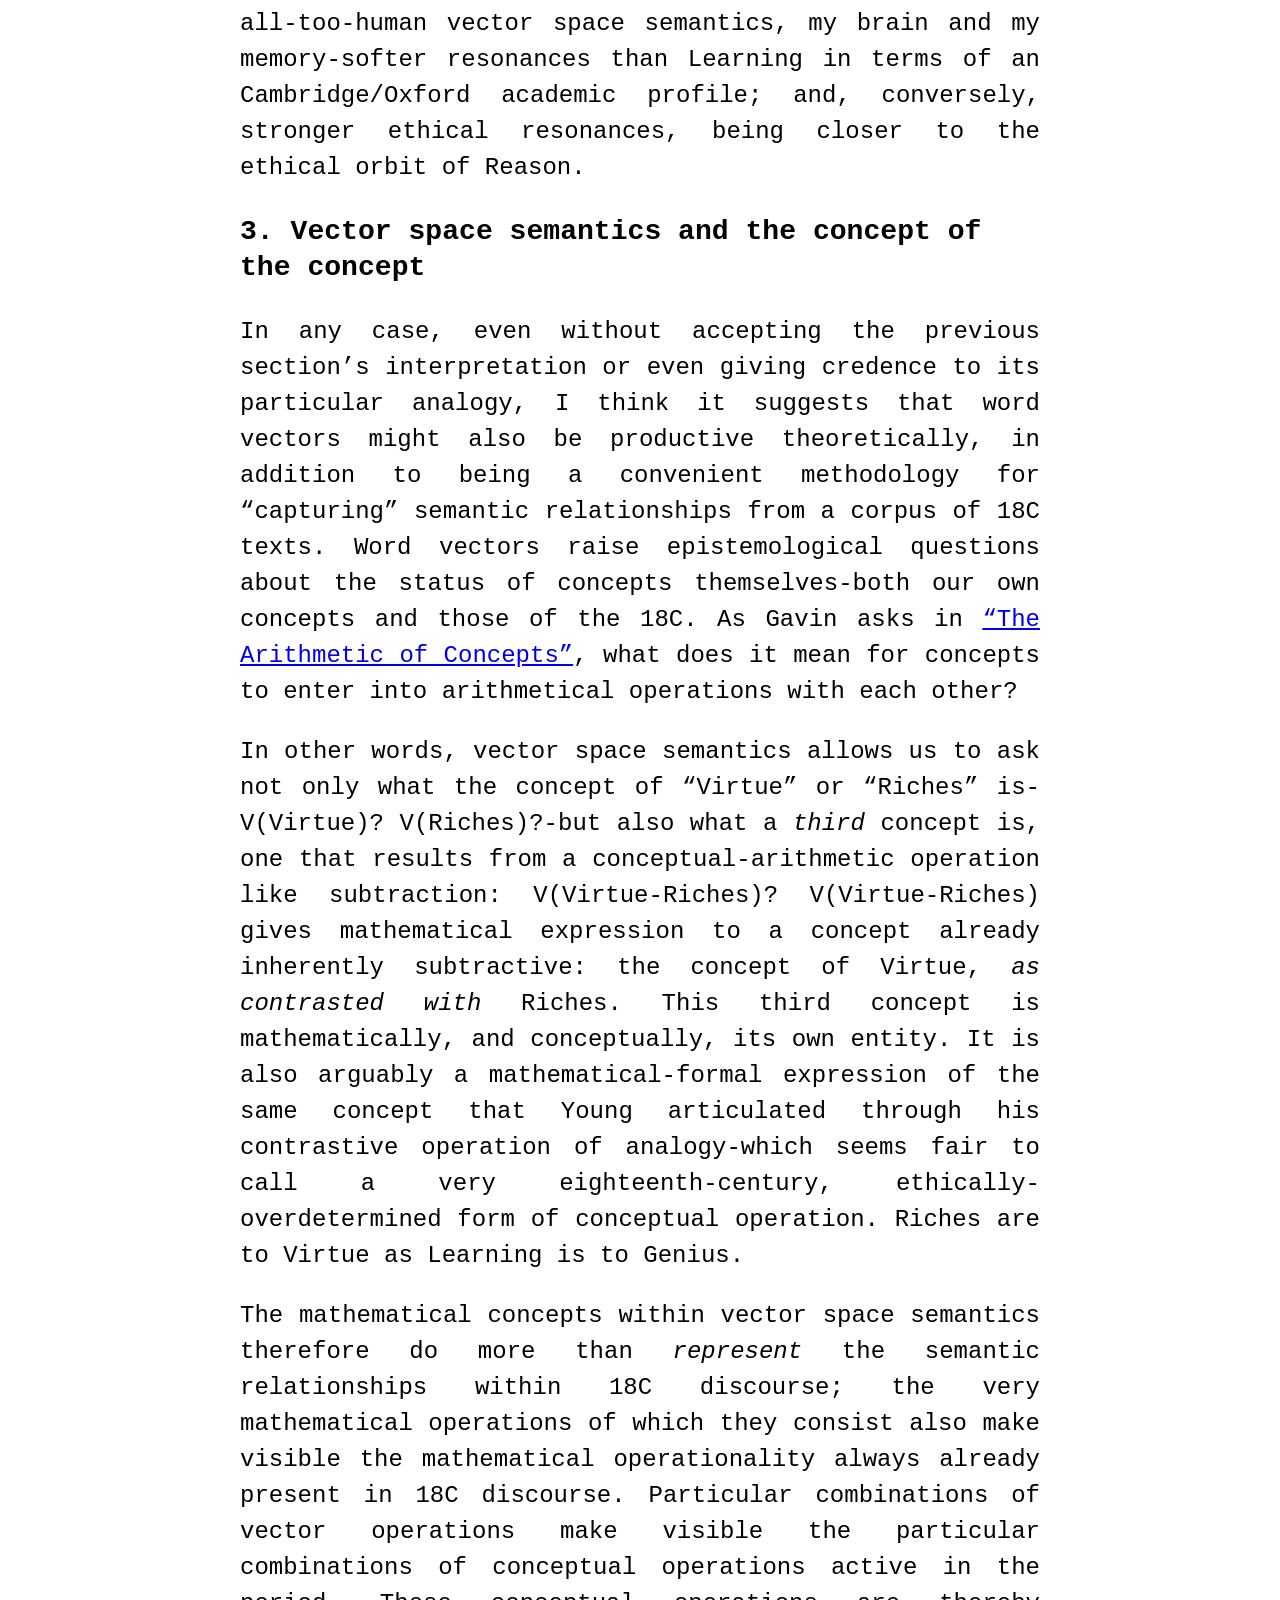
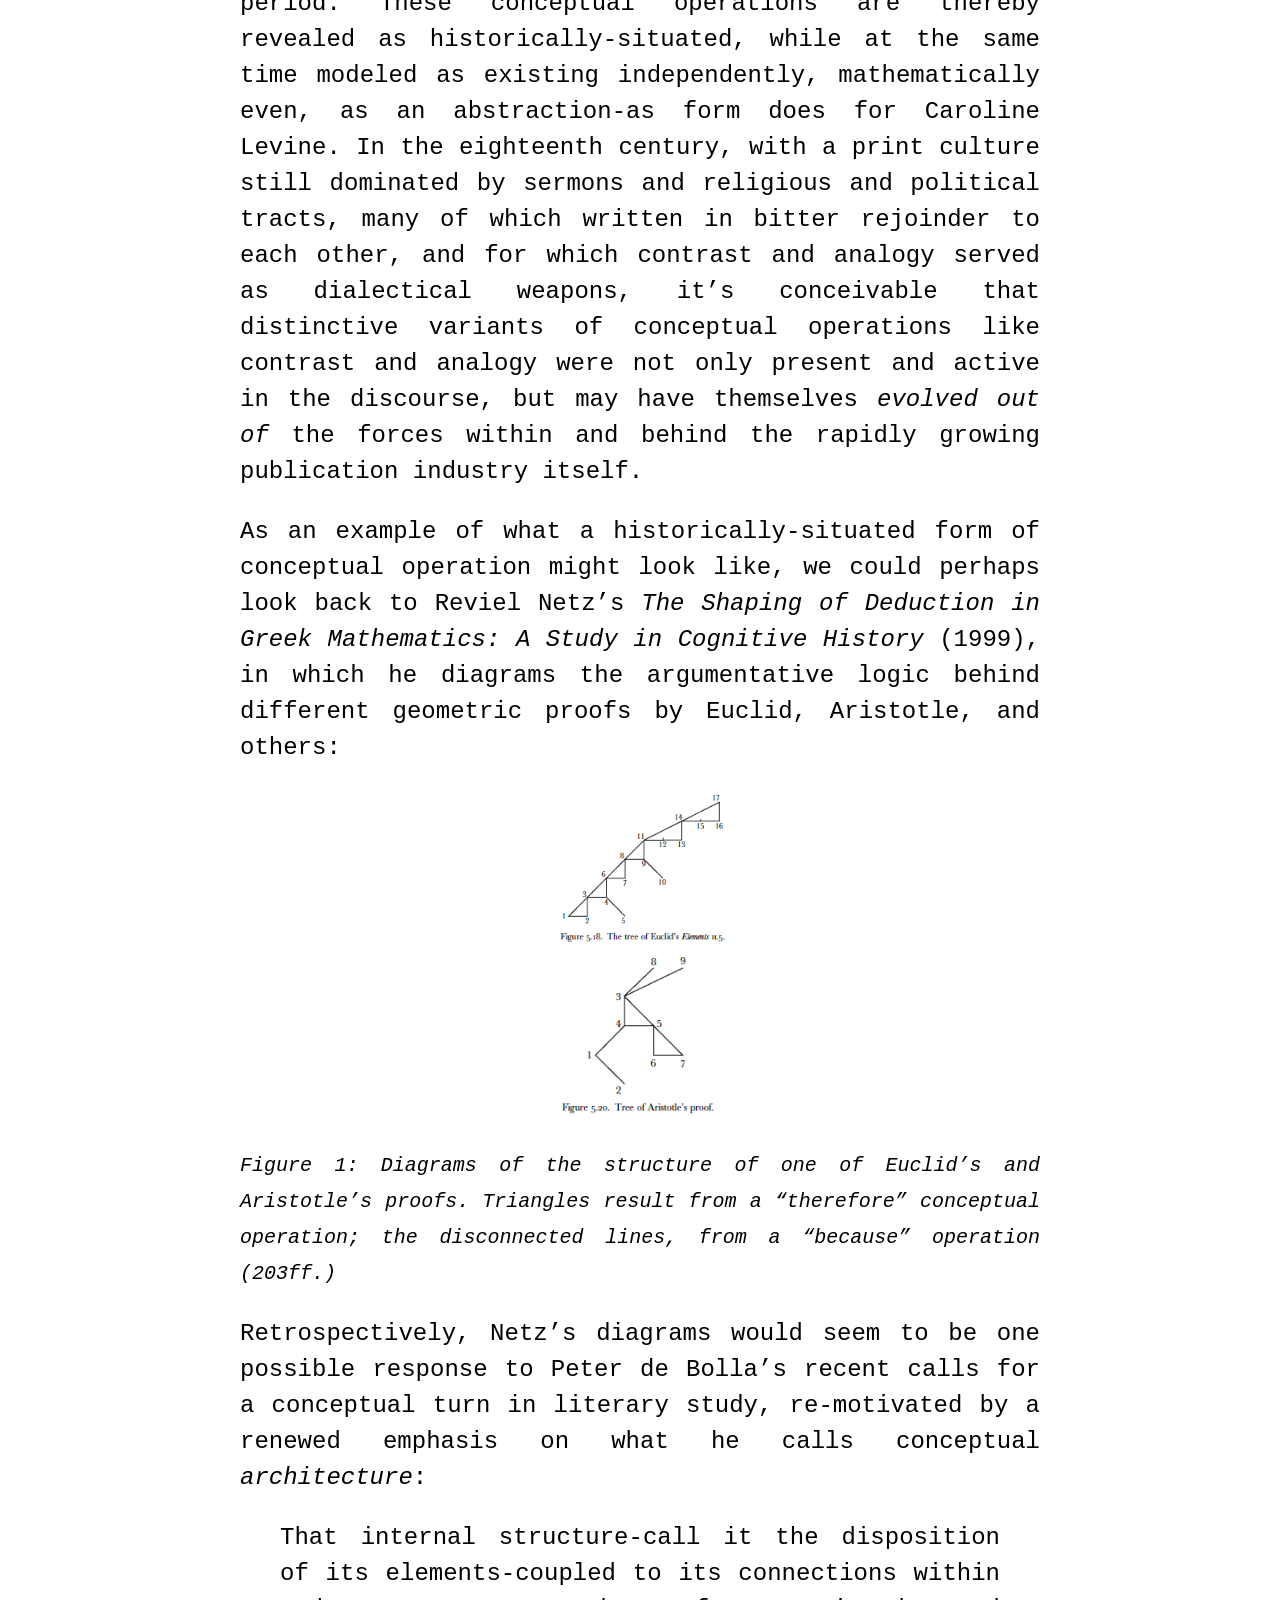
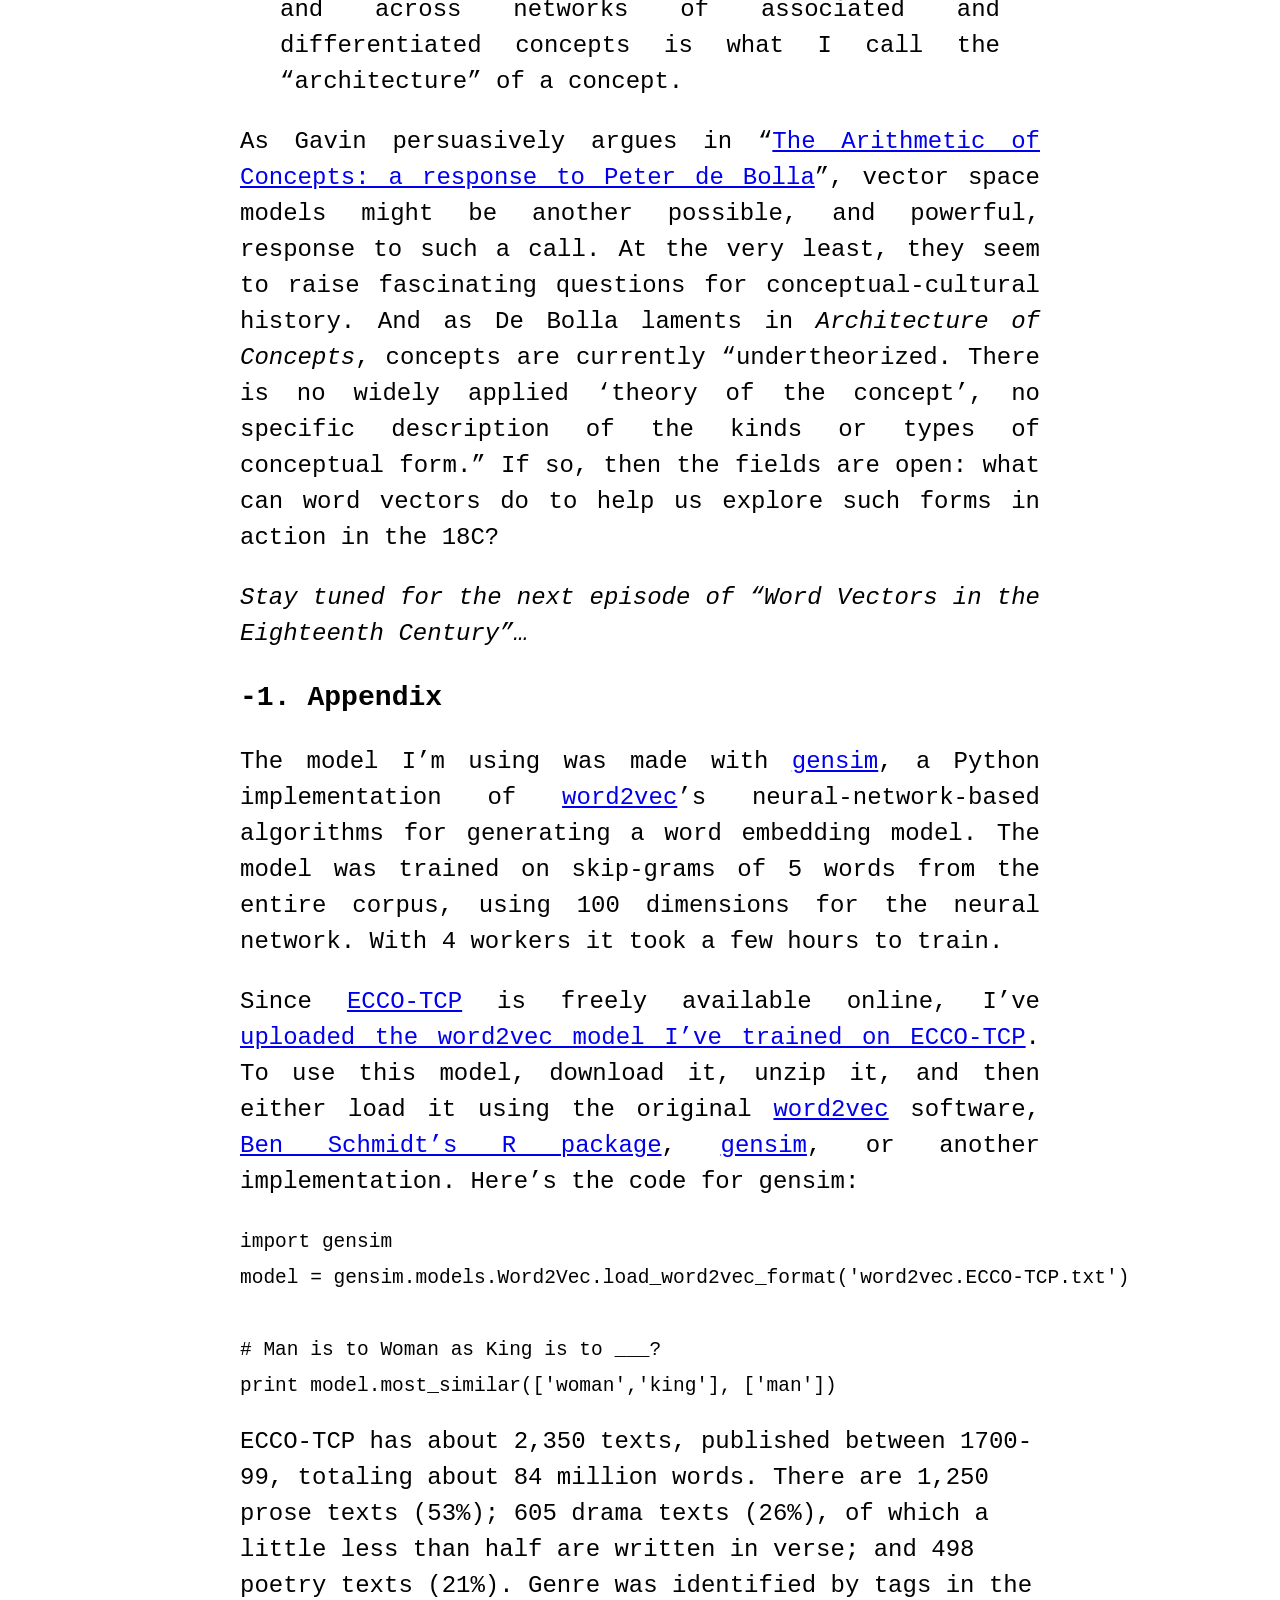
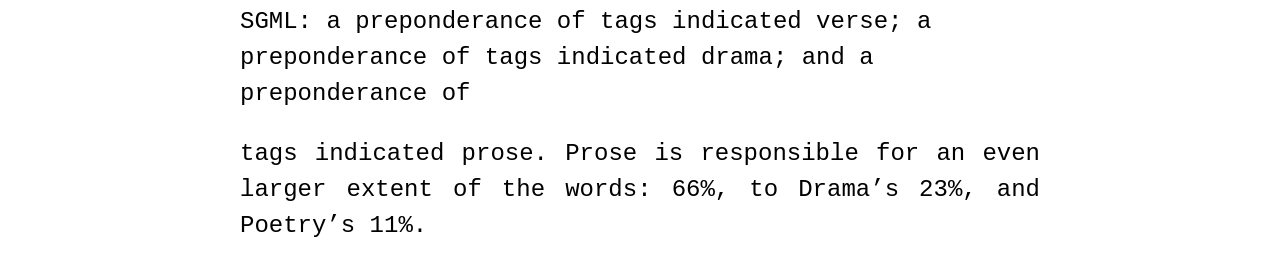
<file: word-vectors-1/index.html>
<html>
<head>
    <meta charset="UTF-8">
    <meta name="viewport" content="width=device-width, initial-scale=1.0">

    <style type='text/css'>
        body {
            font-family:'Baskerville', 'Libre Baskerville','Courier New', Courier, monospace;
            /* text-align:center; */
            font-size:1.5em;
            line-height: 1.5em;
        }
        img {
            display: block;
            margin: 0 auto;
            width: 200px;
        }
        h1 { text-align: center;}
        #content {
            max-width:800px;
            margin: 0 auto;
        }
    
        p { text-align: justify }
        li {
        margin: 0;
        padding: 0;
        line-height:1em;
    }
    
        </style>
    <title>Ryan Heuser</title>
</head>
<body>
    <div id="content">
        <h1 id="word-vectors-in-the-eighteenth-century-episode-1-concepts">Word
Vectors in the Eighteenth Century, Episode 1: Concepts</h1>
<h2 id="introductions">0. Introductions</h2>
<h3 id="the-prelude">The Prelude</h3>
<p>This is the first in a series of posts about word vectors and
eighteenth-century literature. I just started playing with word vectors
recently, but I’m already deeply fascinated by them-as a method, as a
concept, even as a <em>style</em> of conceptualization. So far I’ve made
a word embedding model of <a
href="http://www.textcreationpartnership.org/tcp-ecco/">ECCO-TCP</a> and
have been exploring some ways that vectors can raise interesting
questions for 18C studies-such as, for example, model the interactions
between well-known 18C cultural-semantic debates (“Ancients”
vs. “Moderns”, “Simplicity” vs. “Refinement”, “Reason” vs. “Passion”,
“Invention” vs. “Judgment”, etc).</p>
<p>But rather than keep on randomly exploring this new cyberspace for
dozens of hours while never really writing anything down, and then kinda
sorta forgetting exactly what I did months later when I try to write it
up as a talk-what I usually do-these days, I have the urge to actually
write down what I see, to draw it out on the spot, like Darwin, or Ted
Underwood, would. :) So, I thought that I would try, again, hand to my
heart, to reform my hermit-like, non-blogging ways. A weird,
digitized-Wordsworthian breeze comes over me: and, with the inspiring
examples of DH bloggers everywhere before me, I set out!</p>
<h3 id="the-plan">The Plan</h3>
<p>I begin by pointing to why vector space semantics has become so
interesting recently: the ability of new models to represent and
predict, mathematically, semantic relationships between words as complex
as analogy: <em>Man is to Woman as King is to what?</em>, you ask;
<em>Queen</em>, the model replies. The next section re-approaches this
same topic in an eighteenth-century context, close-reading word vectors
by close-reading the analogy, <em>Riches are to Virtue as Learning is to
Genius</em>, lying at the heart of Edward Young’s influential arguments,
in 1759, for original composition over neo-classical imitation. In the
last section, I indulge sublunary thoughts on how modeling conceptual
relationships through mathematical operations raises interesting
questions about the status of concepts themselves, both those of the
eighteenth-century and our own.</p>
<p>In the next post, I’ll go more into the methods and maths behind
vector space semantics: a public self-struggling to explain it to
myself. And then in the posts following that, I’d like to narrate some
of my recent explorations distant-reading a strange and multidimensional
eighteenth century.</p>
<h3 id="previous-work">Previous work</h3>
<p>But, before I go any further I should note the excellent DH work
already out there on word vectors. Ben Schmidt has an incredible post on
word vectors and DH, “<a
href="http://bookworm.benschmidt.org/posts/2015-10-25-Word-Embeddings.html">Vector
Space Models for the Digital Humanities</a>” (25 Oct 2015). He has also
released an R package for computing word vectors and instructions on how
to use it. I learned a lot about vector space semantics from Schmidt and
would refer everyone to his more capable introduction.</p>
<p>I’ve also been very much inspired by Michael Gavin’s post, “<a
href="http://modelingliteraryhistory.org/2015/09/18/the-arithmetic-of-concepts-a-response-to-peter-de-bolla/">The
Arithmetic of Concepts: a response to Peter de Bolla</a>” (19 Sep 2015).
Gavin beautifully articulates the conceptuality of word vectors and how
they can be leveraged for a cultural-conceptual analysis. Douglas
Duhaime’s post, “<a
href="http://douglasduhaime.com/blog/clustering-semantic-vectors-with-python">Clustering
Semantic Vectors with Python</a>” (12 Sep 2015), demonstrates how to
find semantic clusters within word vectors, which seems to me a novel
approach to generating semantic fields. And Lynn Cherney has used word
vectors to hilarious and revealing effect <a
href="http://www.ghostweather.com/files/word2vecpride/">with an
Oulipo-style deformation of <em>Pride and Prejudice</em></a>.</p>
<h2 id="why-all-the-hype">1. Why all the hype?</h2>
<p>The word vectors I’ve been talking about are more accurately a
particular kind of word vector, one inside a particular kind of model
called a <a href="https://www.wikiwand.com/en/Word_embedding">word
embedding model</a>. Even though this kind of model has a longer
history, there’s apparently been a craze about this kind of vector space
semantics for only the last few years-begun, in part, by Google, when
researchers there unveiled newly efficient algorithms in 2013 for
computing this kind of model, packaged in software they released called
<a href="https://code.google.com/archive/p/word2vec/">word2vec</a>.</p>
<p>The hype, however, really arises from the shocking complexity and
accuracy of the semantic relationships between words that word vectors
within word embedding models are able to express. The canonical example
is analogy. Word vectors are able to express and predict,
mathematically, that “man” is to “woman” as “king” is to “queen”; or
that “London” is to “England” as “Edinburgh” is to “Scotland”. These
analogical relationships can be expressed mathematically in terms of
word vectors: <em>V(woman) - V(man) + V(king) ≈ V(queen)</em>. Start
with the vector for “woman”; then subtract from it the vector for “man”,
leaving behind only what is unique about V(woman) as distinct from
V(man); then, add this distinct difference to V(king). You end up with a
brand new vector position: V(woman-man+king). Which word vector, out of
thousands of other words, is closest to V(woman-man+king)? In most word
embedding models: V(queen).</p>
<p>Although these are toy examples, the possibilities for DH (as well as
18C studies) of an expressive model of, say, 18C semantic relationships,
remain vast, and have only just begun to be explored. These
possibilities seem especially fruitful for a <em>conceptual</em>
analysis of culture-outlined, more recently, by Peter de Bolla in
<em>Architecture of Concepts</em> and <a
href="http://modelingliteraryhistory.org/2015/09/18/the-arithmetic-of-concepts-a-response-to-peter-de-bolla/">Michael
Gavin’s vector-based essay in response</a>; but of course also by the
long tradition of intellectual history, from Koselleck and
<em>Begriffsgeschichte</em>, to Quentin Skinner and the Cambridge
school, and to perhaps its most eminent practitioner in our own
discipline, Raymond Williams.</p>
<h2 id="a-close-reading-of-word-vectors-in-the-18c">2. A close reading
of word vectors in the 18C</h2>
<p>As a brief example of word vectors in action in the 18C, let’s think
back to the argument made by one of the most outspoken proponents of
“original composition” over imitation of the ancients, Edward Young, in
<em>Conjectures on Original Composition: In a Letter to the Author of
Sir Charles Grandison</em> (1759). Young makes his ingenious argument by
interweaving and correlating the <em>literary</em>-conceptual opposition
between original and imitative composition with several other conceptual
oppositions:</p>
<table>
<colgroup>
<col style="width: 28%" />
<col style="width: 35%" />
<col style="width: 36%" />
</colgroup>
<thead>
<tr class="header">
<th><em>Type of opposition</em></th>
<th><em>Associated with original composition</em></th>
<th><em>Associated with imitative composition</em></th>
</tr>
</thead>
<tbody>
<tr class="odd">
<td><em>Attributes of a Poet/Author</em></td>
<td>Genius</td>
<td>Learning</td>
</tr>
<tr class="even">
<td><em>Forms of social organization</em></td>
<td>Organic growth</td>
<td>Mechanistic commerce</td>
</tr>
<tr class="odd">
<td><em>Forms of social value</em></td>
<td>Virtue</td>
<td>Riches</td>
</tr>
</tbody>
</table>
<p><small>_Table 1. Table of conceptual analogies leveraged by Edward
Young to argue for original over imitative composition in _Conjectures
on Original Composition (1759).</small></p>
<p>For instance, to take the last of these, Young argues that, just as
Virtue does not need Riches but that Riches are wanted when there is no
Virtue, so Genius does not need Learning but Learning is wanted when
there is no Genius. Both Genius and original composition are thereby
ethically transvalued through their analogical relationship to the
ethics of Virtue. Through analogy, Young also locates a conceptual
center to these intersecting oppositions. The individualist, immanent
claim to value shared by Virtue, Genius, and original composition
becomes visible when analogically contrasted with the more
socially-embedded and class-based forms of value shared by wealth
(“Riches”) and academic study (“Learning”). “With regard to the Moral
world, Conscience, with regard to the Intellectual, Genius, is that God
within,” Young writes, underscoring this concept of ethical immanence
arising from and through this network of analogical relationships.</p>
<p>Word embedding models can help us reconstruct and explore this
historically-situated network of conceptual relationships. A word
embedding model trained on <a
href="www.textcreationpartnership.org/tcp-ecco/">ECCO-TCP</a> can answer
not only the more trivial analogies of <em>man is to woman as king is
to…?</em> (“queen”), and <em>London is to England as Edinburgh is
to…?</em> (“Scotland”). We can also explore the very analogy Young
proposed, and ask the model: <em>Riches are to Virtue as Learning is
to…?</em></p>
<pre><code>In [3]: analogy(model, &#39;riches&#39;, &#39;virtue&#39;, &#39;learning&#39;)
Out[3]:
[(u&#39;morality&#39;, 1.0672287940979004),
 (u&#39;piety&#39;, 1.0626451969146729),
 (u&#39;science&#39;, 1.0292117595672607),
 (u&#39;philosophy&#39;, 1.0257463455200195),
 (u&#39;prudence&#39;, 1.0140740871429443),
 (u&#39;genius&#39;, 0.9834112524986267),       # <-- 6th closest term
 (u&#39;wisdom&#39;, 0.9778728485107422),
 (u&#39;morals&#39;, 0.9766285419464111),
 (u&#39;modesty&#39;, 0.9748671650886536),
 (u&#39;humanity&#39;, 0.972758948802948)]</code></pre>
<p>Admittedly, I really don’t know anything yet about measures of
statistical significance in analogy testing-but, to me, the fact that,
out of thousands of possibilities, the 6th closest word vector to the
composite, analogical vector V(Virtue-Riches+Learning) is, as Young
argued, V(Genius), is remarkable.</p>
<p>In other words, start with the semantic profile of “Virtue” expressed
in V(Virtue); then, subtract from it the semantic profile of “Riches”
expressed in V(Riches). The result is that the semantic aspects that
they shared are removed, and only the aspects on which they differed
left behind. This specific semantic contrast is captured in a new
composite vector: V(Virtue-Riches). In natural language,
V(Virtue-Riches) means Virtue <em>as given by its distinctness from</em>
Riches. This new vector is not a word vector, but rather a particular
<em>relationship</em> between word vectors-namely, a relationship of
conceptual contrast, modeled as the relationship of mathematical
subtraction.</p>
<p>In this way, V(Virtue-Riches) is an independent concept from its
components. Unlike its components, V(Virtue) and V(Riches), which, as
words, have direct expression in language, V(Virtue-Riches) is instead a
<em>relationship</em> between those expressions, emergent through their
contrast. There is, then, a sense in which V(Virtue-Riches) has no
direct expression in language; and therefore also a sense in which we
might think of it as an artificial, even virtual, concept. And yet in
spite of its ontological fragility-or, more interestingly,
<em>through</em> it-V(Virtue-Riches) gives formal expression to a
concept that couldn’t be more real and natural to the 18C: the concept
of Virtue as contrasted with Riches.</p>
<p>One potential interpretation of this autonomous concept,
V(Virtue-Riches), would be the one outlined by Young above.
V(Virtue-Riches) might express, at least in part, the conceptual
contrast that seems to lie at the intersection of Young’s correlated
analogies: the contrast between ethically immanent and comparatively
individualist forms of value (“Virtue”, “Genius”, original composition)
on the one hand, and more socially-embedded and class-based forms of
value (“Riches”, “Learning”, imitation of received classical models) on
the other. This interwoven interpretation is strengthened by the fact
that, in the model, adding the contrast between “Virtue” and
“Riches”-expressed as V(Virtue-Riches)-to the concept of Learning
expressed in V(Learning), produces a new vector
V(Virtue-Riches+Learning) to which the sixth closest word vector happens
to be V(Genius).</p>
<p>This process has in turn produced, arguably, a new concept. What does
V(Virtue-Riches_+Learning_) mean? If we take the interpretation above on
premise for a second, and accept that V(Virtue-Riches) expresses a
conceptual contrast pointing <em>toward</em> immanent/individualist
value (“the God within”) and <em>away</em> from social/class-based
value, then we can translate this question as: What does it mean to move
along this conceptual axis, but this time starting at Learning? The
model articulates this question as a new, <em>analogical</em> concept
V(Virtue-Riches+Learning)-that is, Riches are to Virtue as Learning is
to [X]? Apparently, the vector space model thinks [X] must be
conceptually similar to the concepts of “morality” and “piety”;
“science” and “philosophy”; and “prudence”, “genius”, and “wisdom.”</p>
<p>I don’t want to over-interpret the results: this is only meant to be
a provocative example, and I think any further argument would have to be
backed up by other methods, looking at passages, etc. But even at a
first glance, it seems clear how a move toward immanent value, from
Learning, would be consistent with almost every term on this list. Even
the apparent outliers, Science and Philosophy, have-at least to my own,
my all-too-human vector space semantics, my brain and my memory-softer
resonances than Learning in terms of an Cambridge/Oxford academic
profile; and, conversely, stronger ethical resonances, being closer to
the ethical orbit of Reason.</p>
<h3 id="vector-space-semantics-and-the-concept-of-the-concept">3. Vector
space semantics and the concept of the concept</h3>
<p>In any case, even without accepting the previous section’s
interpretation or even giving credence to its particular analogy, I
think it suggests that word vectors might also be productive
theoretically, in addition to being a convenient methodology for
“capturing” semantic relationships from a corpus of 18C texts. Word
vectors raise epistemological questions about the status of concepts
themselves-both our own concepts and those of the 18C. As Gavin asks in
<a
href="http://modelingliteraryhistory.org/2015/09/18/the-arithmetic-of-concepts-a-response-to-peter-de-bolla/">“The
Arithmetic of Concepts”</a>, what does it mean for concepts to enter
into arithmetical operations with each other?</p>
<p>In other words, vector space semantics allows us to ask not only what
the concept of “Virtue” or “Riches” is-V(Virtue)? V(Riches)?-but also
what a <em>third</em> concept is, one that results from a
conceptual-arithmetic operation like subtraction: V(Virtue-Riches)?
V(Virtue-Riches) gives mathematical expression to a concept already
inherently subtractive: the concept of Virtue, <em>as contrasted
with</em> Riches. This third concept is mathematically, and
conceptually, its own entity. It is also arguably a mathematical-formal
expression of the same concept that Young articulated through his
contrastive operation of analogy-which seems fair to call a very
eighteenth-century, ethically-overdetermined form of conceptual
operation. Riches are to Virtue as Learning is to Genius.</p>
<p>The mathematical concepts within vector space semantics therefore do
more than <em>represent</em> the semantic relationships within 18C
discourse; the very mathematical operations of which they consist also
make visible the mathematical operationality always already present in
18C discourse. Particular combinations of vector operations make visible
the particular combinations of conceptual operations active in the
period. These conceptual operations are thereby revealed as
historically-situated, while at the same time modeled as existing
independently, mathematically even, as an abstraction-as form does for
Caroline Levine. In the eighteenth century, with a print culture still
dominated by sermons and religious and political tracts, many of which
written in bitter rejoinder to each other, and for which contrast and
analogy served as dialectical weapons, it’s conceivable that distinctive
variants of conceptual operations like contrast and analogy were not
only present and active in the discourse, but may have themselves
<em>evolved out of</em> the forces within and behind the rapidly growing
publication industry itself.</p>
<p>As an example of what a historically-situated form of conceptual
operation might look like, we could perhaps look back to Reviel Netz’s
<em>The Shaping of Deduction in Greek Mathematics: A Study in Cognitive
History</em> (1999), in which he diagrams the argumentative logic behind
different geometric proofs by Euclid, Aristotle, and others:</p>
<center>
<img src="../assets/euclid2.png" alt="A geometric proof by Euclid" />
<img src="../assets/aristotle.png"
alt="A geometric proof by Aristotle" />
</center>
<p><em><small>Figure 1: Diagrams of the structure of one of Euclid’s and
Aristotle’s proofs. Triangles result from a “therefore” conceptual
operation; the disconnected lines, from a “because” operation
(203ff.)</small></em></p>
<p>Retrospectively, Netz’s diagrams would seem to be one possible
response to Peter de Bolla’s recent calls for a conceptual turn in
literary study, re-motivated by a renewed emphasis on what he calls
conceptual <em>architecture</em>:</p>
<blockquote>
<p>That internal structure-call it the disposition of its
elements-coupled to its connections within and across networks of
associated and differentiated concepts is what I call the “architecture”
of a concept.</p>
</blockquote>
<p>As Gavin persuasively argues in “<a
href="http://modelingliteraryhistory.org/2015/09/18/the-arithmetic-of-concepts-a-response-to-peter-de-bolla/">The
Arithmetic of Concepts: a response to Peter de Bolla</a>”, vector space
models might be another possible, and powerful, response to such a call.
At the very least, they seem to raise fascinating questions for
conceptual-cultural history. And as De Bolla laments in <em>Architecture
of Concepts</em>, concepts are currently “undertheorized. There is no
widely applied ‘theory of the concept’, no specific description of the
kinds or types of conceptual form.” If so, then the fields are open:
what can word vectors do to help us explore such forms in action in the
18C?</p>
<p><em>Stay tuned for the next episode of “Word Vectors in the
Eighteenth Century”…</em></p>
<h3 id="appendix">-1. Appendix</h3>
<p>The model I’m using was made with <a
href="https://radimrehurek.com/gensim/models/word2vec.html">gensim</a>,
a Python implementation of <a
href="https://code.google.com/archive/p/word2vec/">word2vec</a>’s
neural-network-based algorithms for generating a word embedding model.
The model was trained on skip-grams of 5 words from the entire corpus,
using 100 dimensions for the neural network. With 4 workers it took a
few hours to train.</p>
<p>Since <a
href="www.textcreationpartnership.org/tcp-ecco/">ECCO-TCP</a> is freely
available online, I’ve <a
href="http://ryanheuser.org/data/word2vec.ECCO-TCP.txt.zip">uploaded the
word2vec model I’ve trained on ECCO-TCP</a>. To use this model, download
it, unzip it, and then either load it using the original <a
href="https://code.google.com/archive/p/word2vec/">word2vec</a>
software, <a
href="http://bookworm.benschmidt.org/posts/2015-10-25-Word-Embeddings.html">Ben
Schmidt’s R package</a>, <a
href="https://radimrehurek.com/gensim/models/word2vec.html">gensim</a>,
or another implementation. Here’s the code for gensim:</p>
<pre><code>import gensim
model = gensim.models.Word2Vec.load_word2vec_format(&#39;word2vec.ECCO-TCP.txt&#39;)

# Man is to Woman as King is to ___?
print model.most_similar([&#39;woman&#39;,&#39;king&#39;], [&#39;man&#39;])</code></pre>
ECCO-TCP has about 2,350 texts, published between 1700-99, totaling
about 84 million words. There are 1,250 prose texts (53%); 605 drama
texts (26%), of which a little less than half are written in verse; and
498 poetry texts (21%). Genre was identified by tags in the SGML: a
preponderance of <L> tags indicated verse; a preponderance of <SPEAKER>
tags indicated drama; and a preponderance of
<P>
<p>tags indicated prose. Prose is responsible for an even larger extent
of the words: 66%, to Drama’s 23%, and Poetry’s 11%.</p>

    </div>
</body>

</html>
</file>
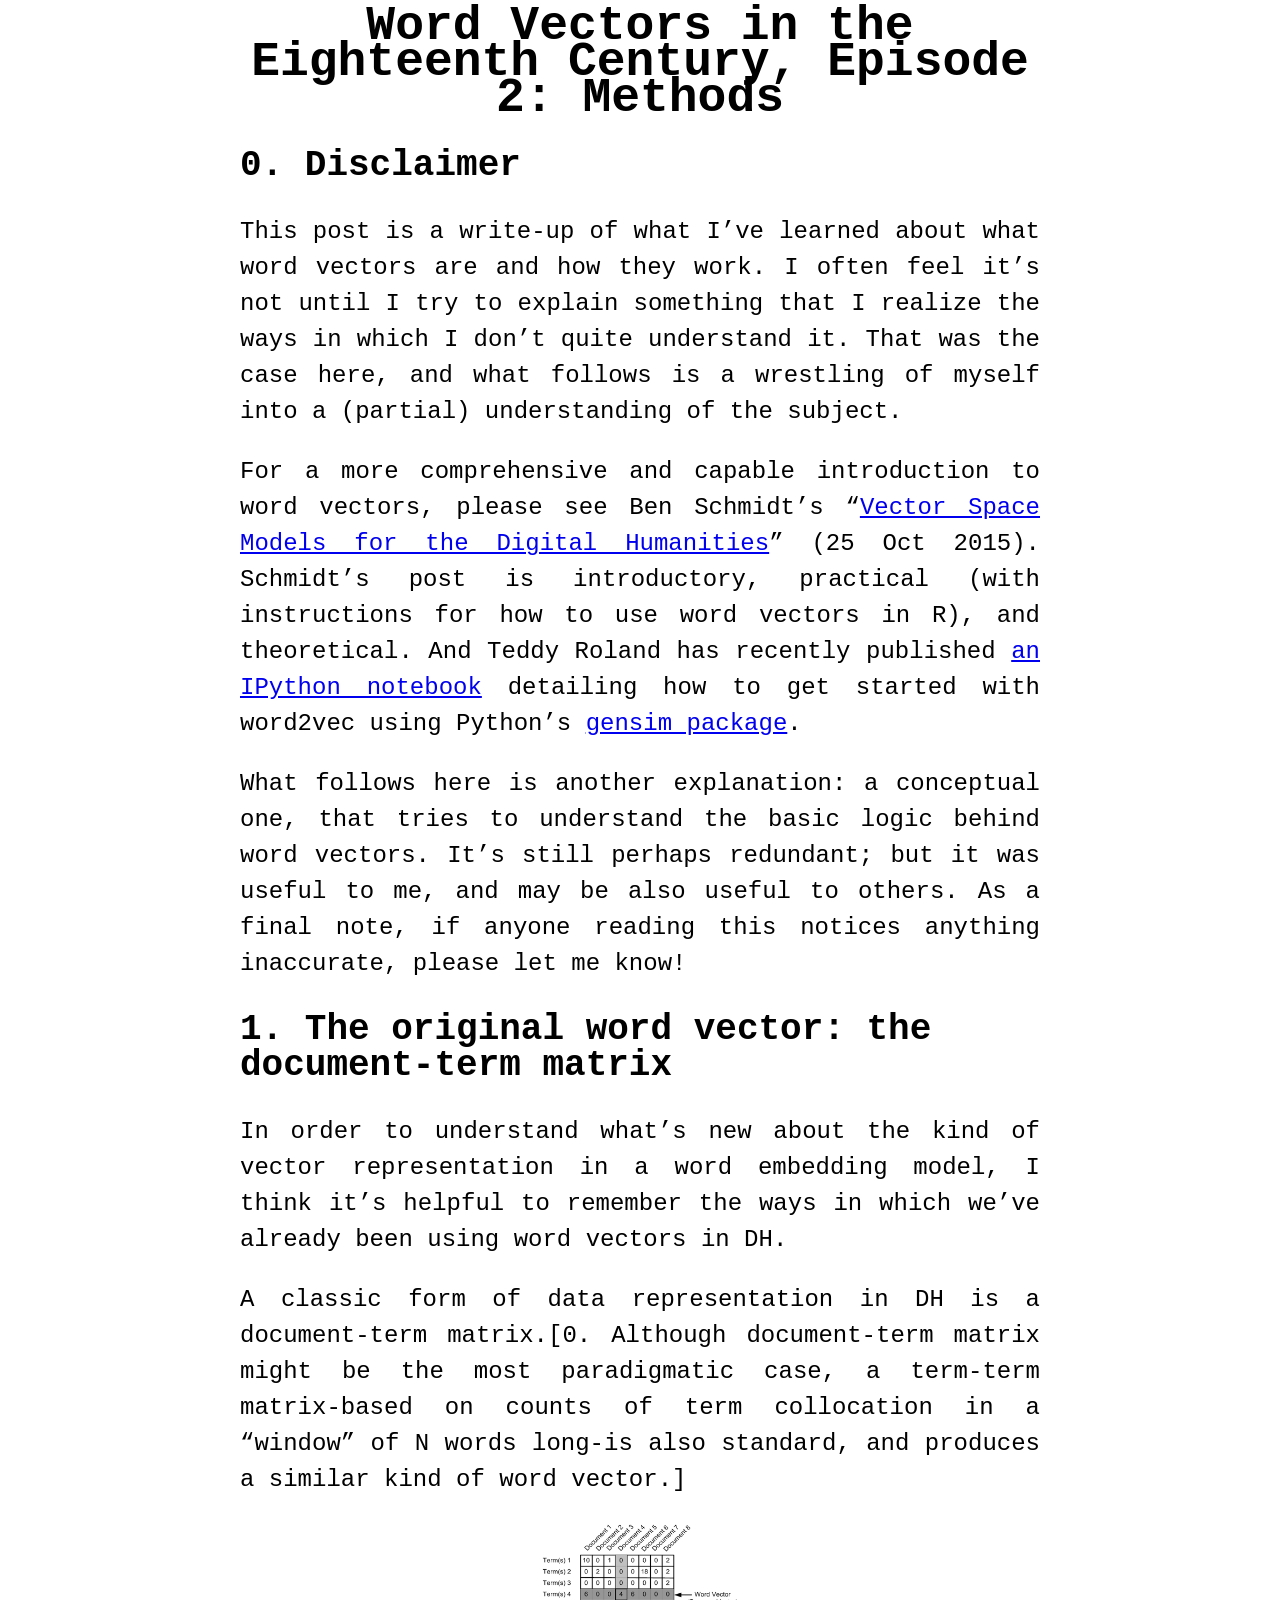
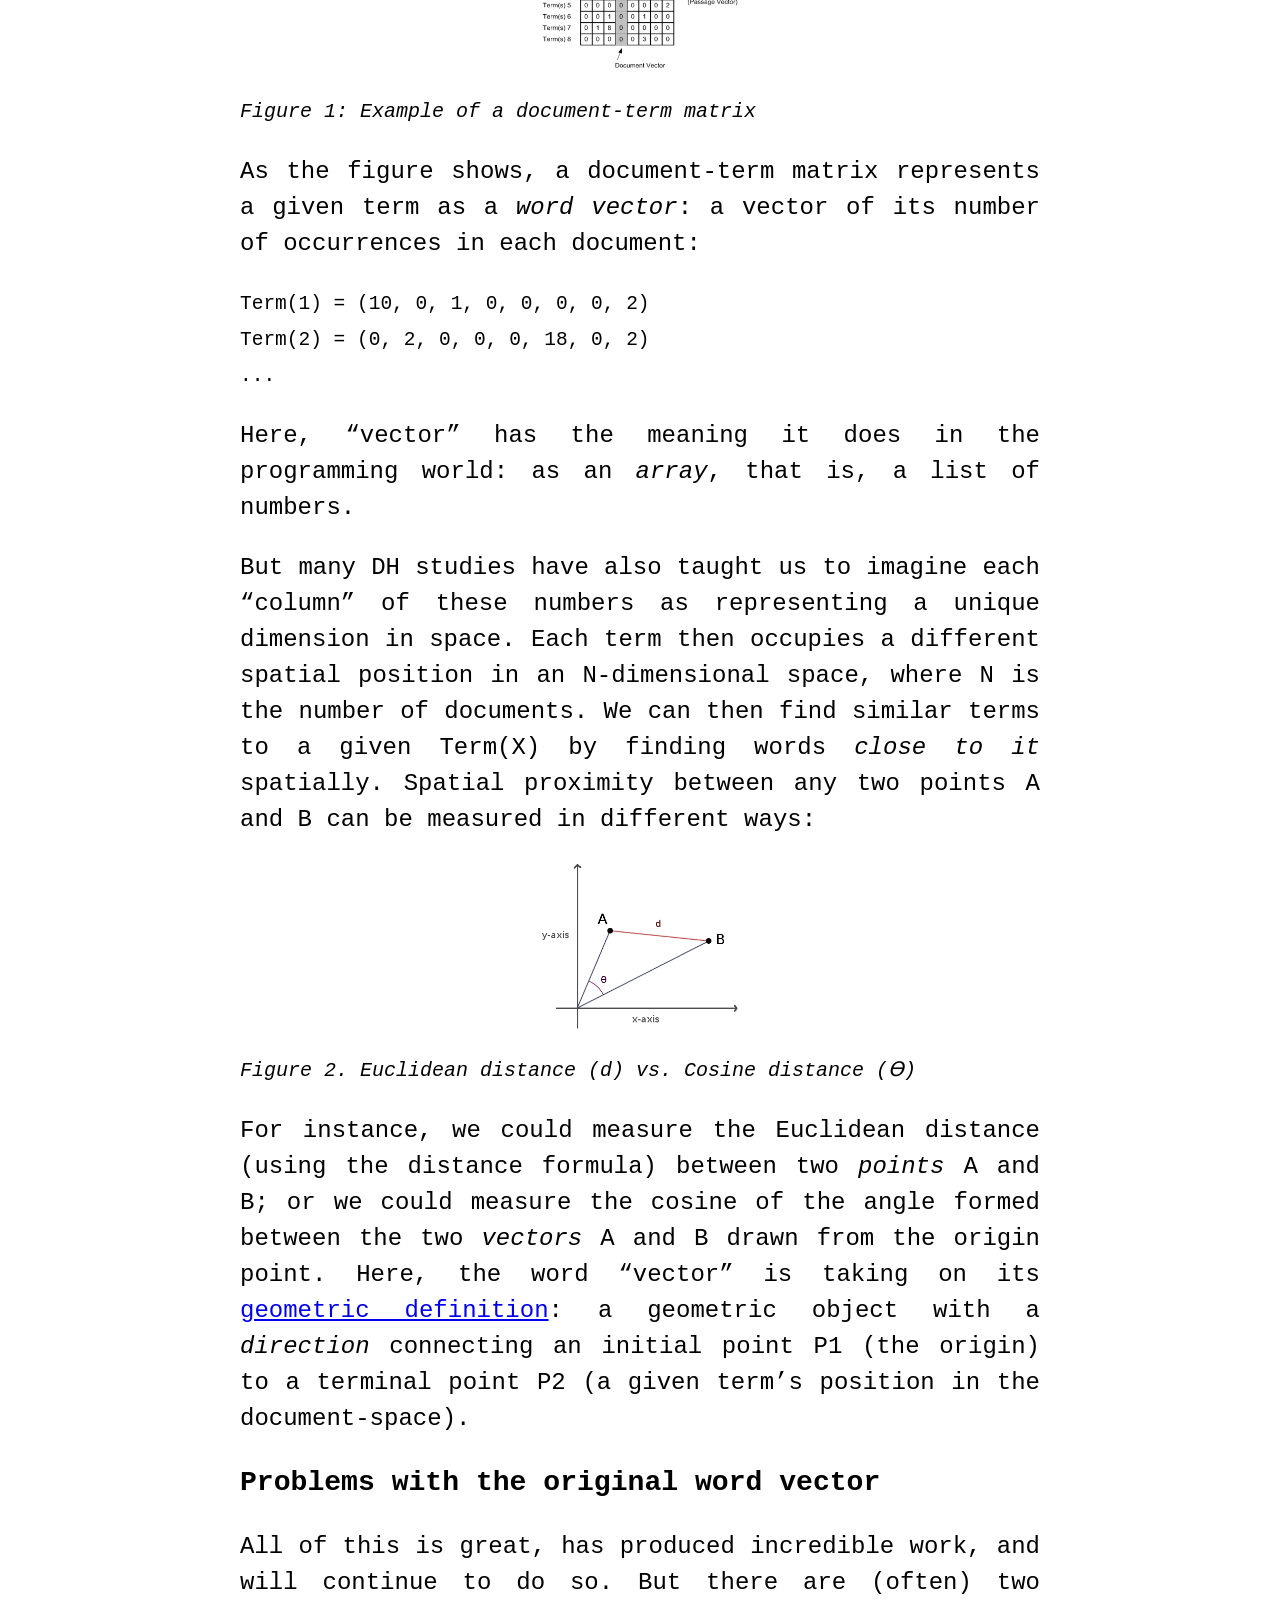
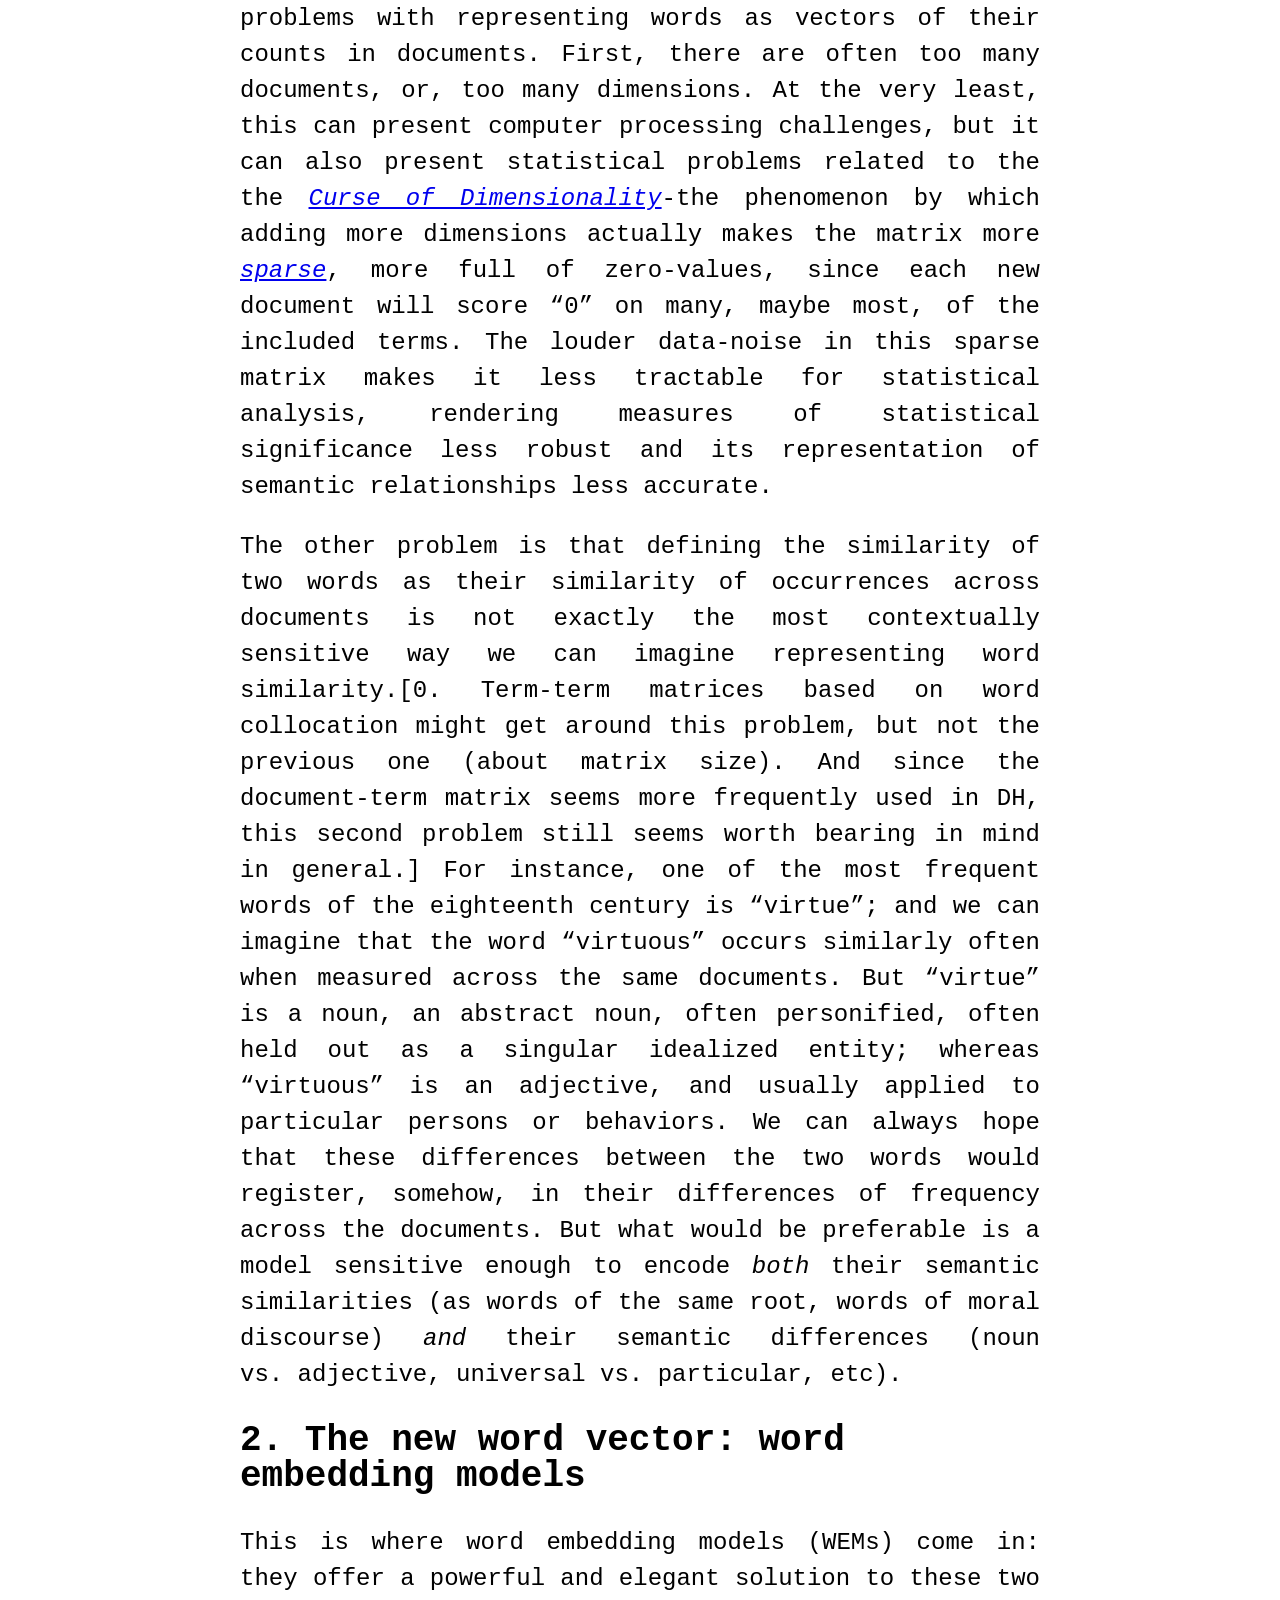
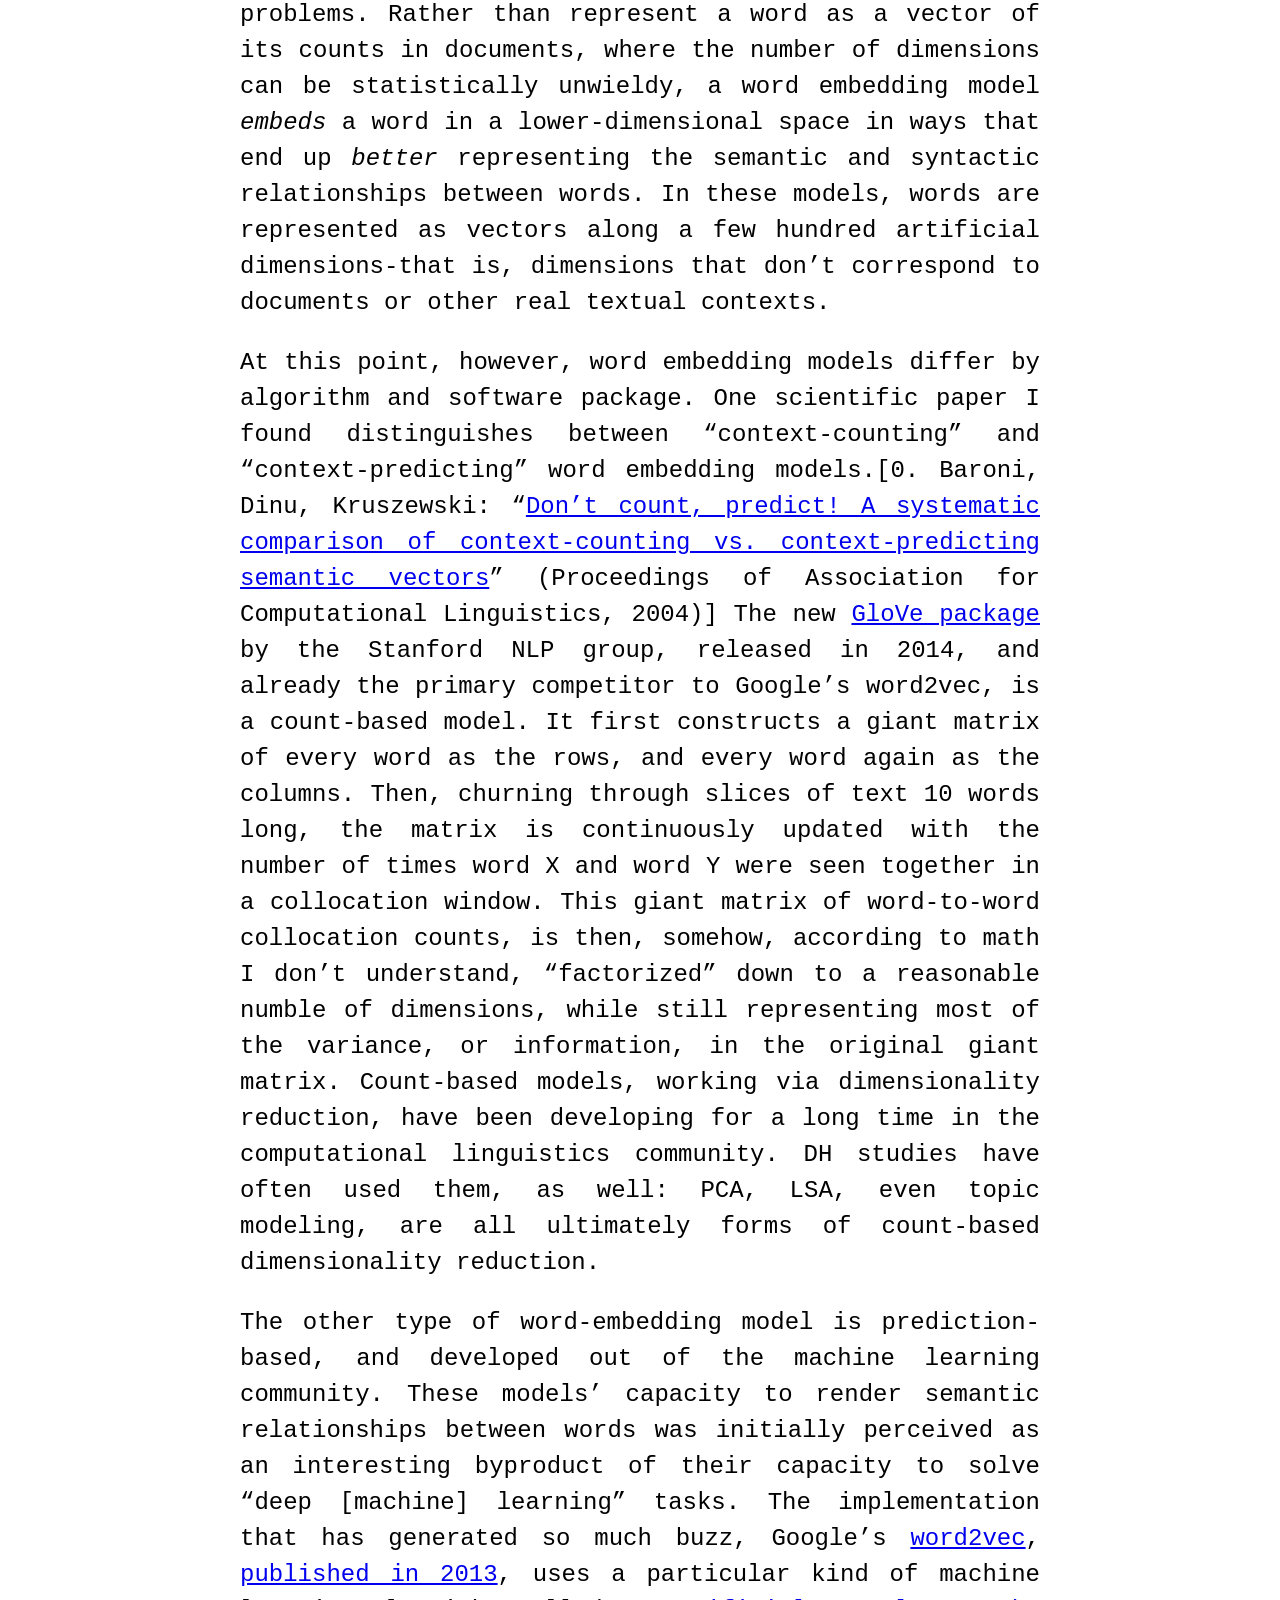
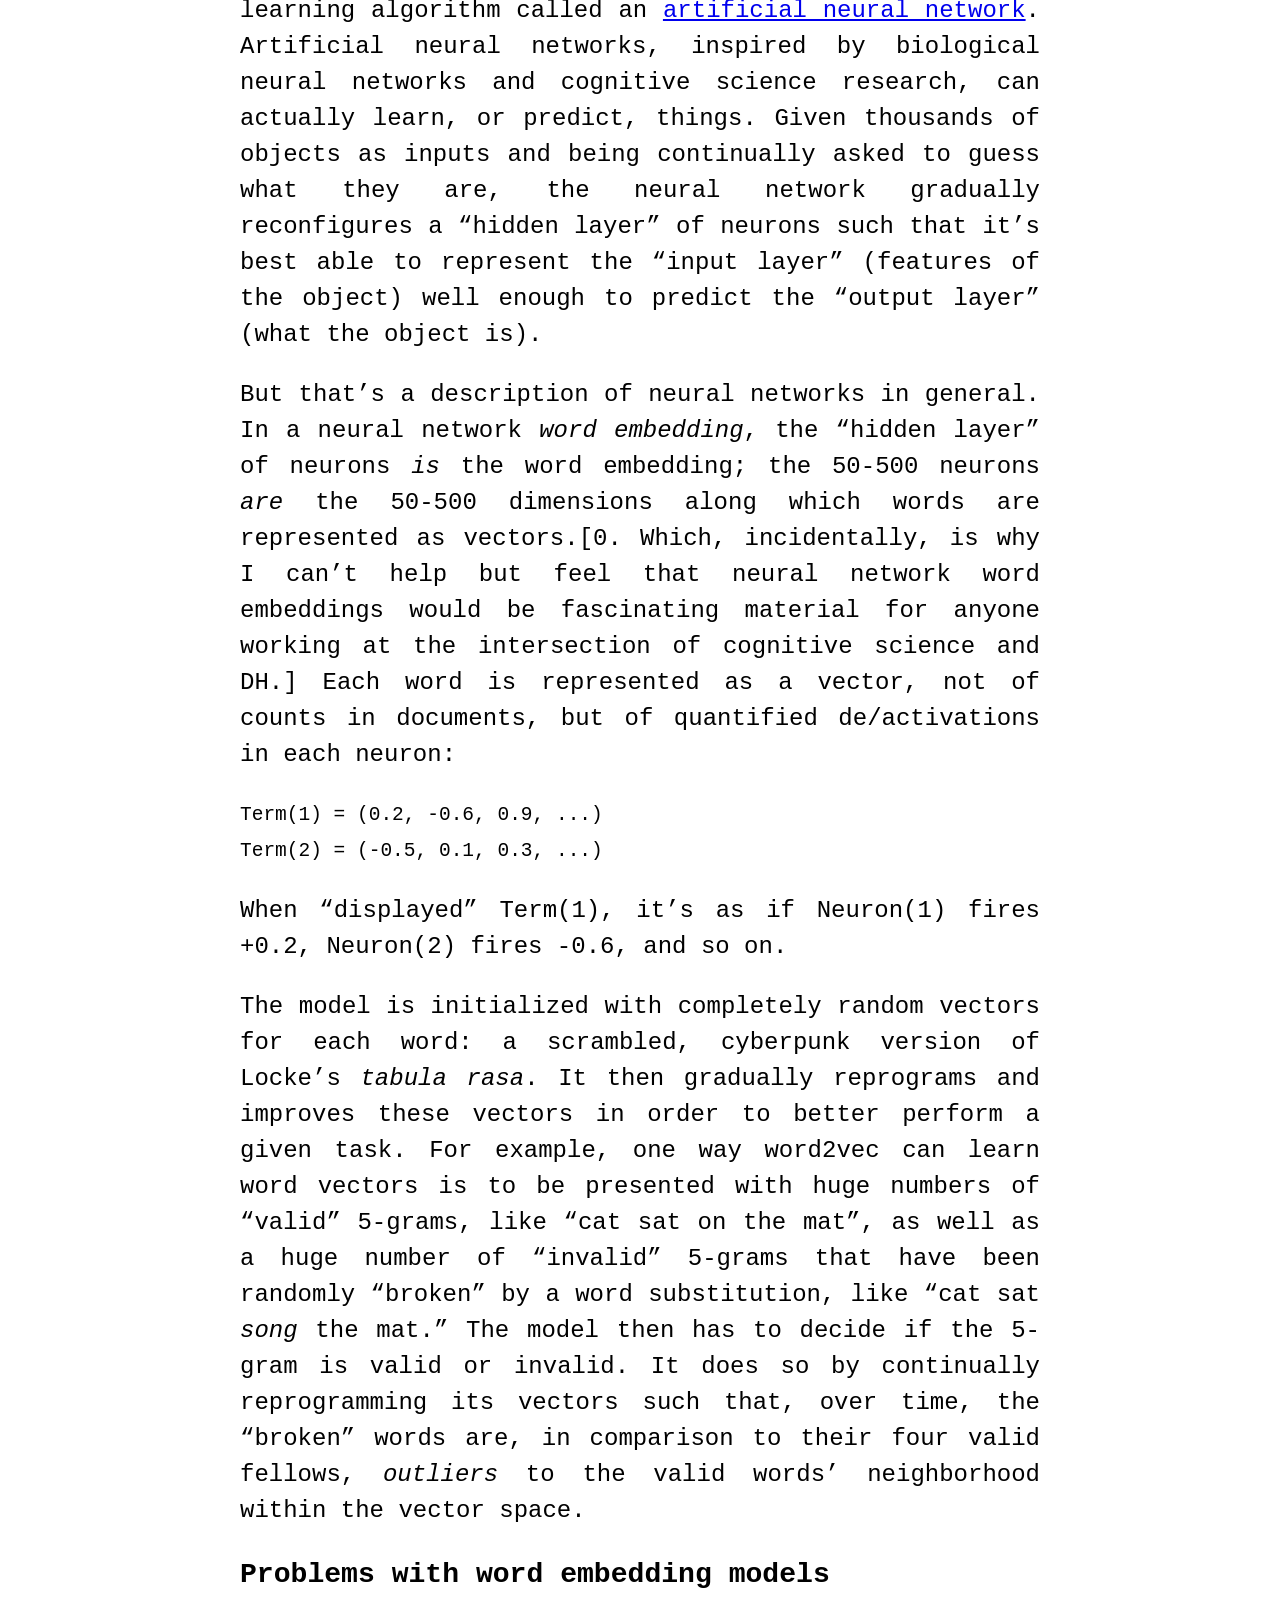
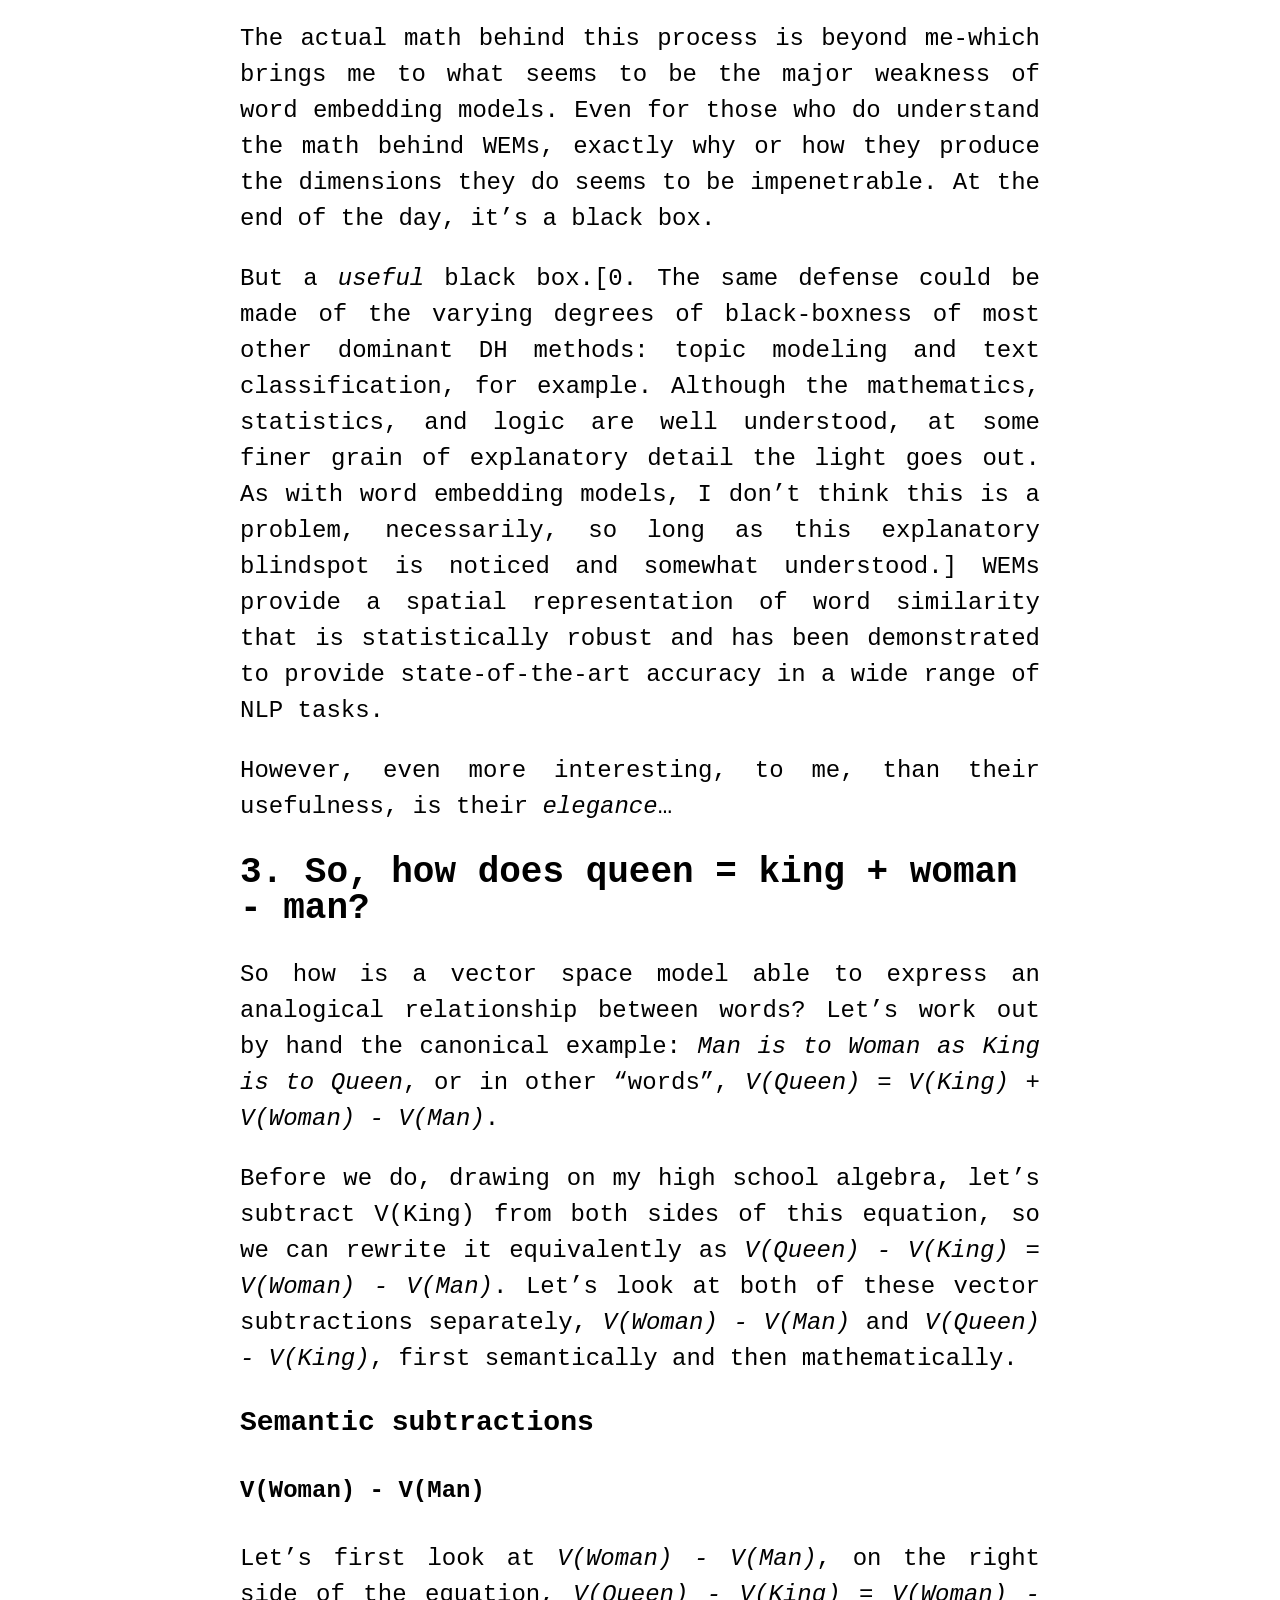
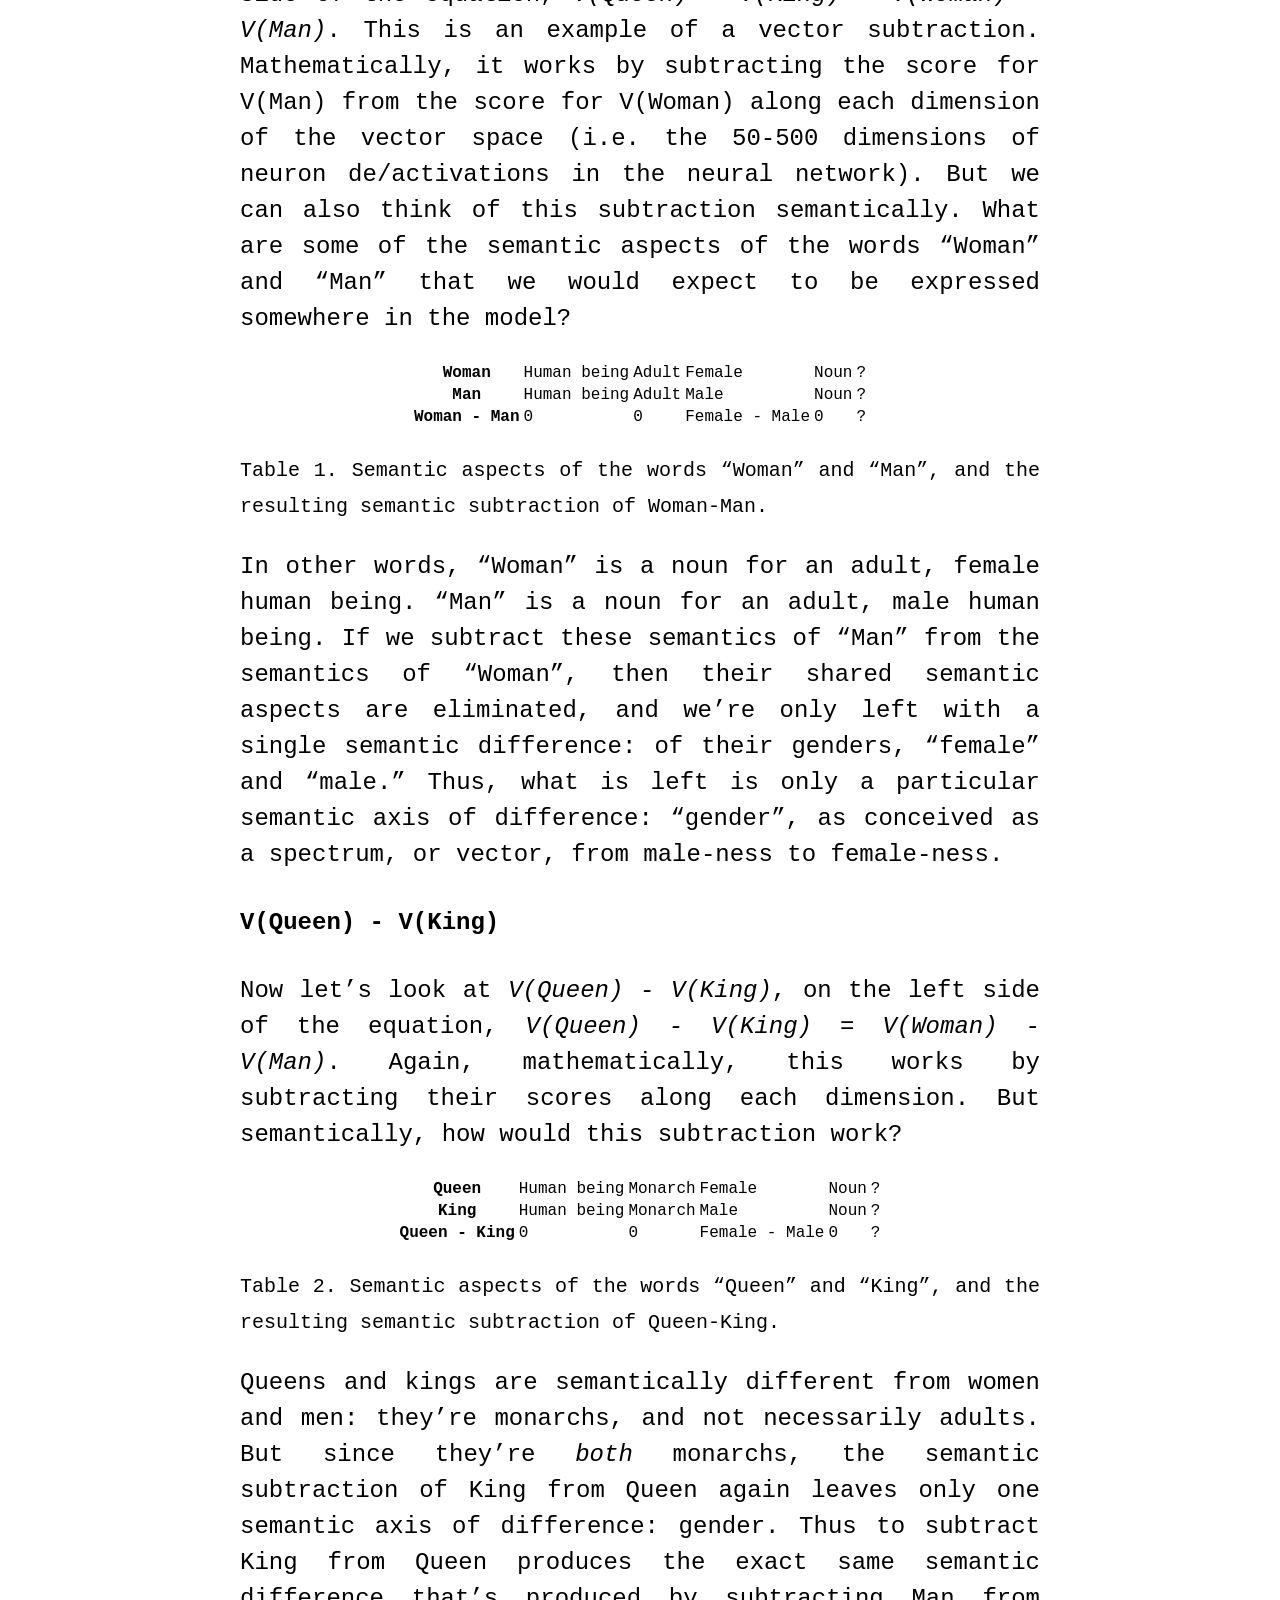
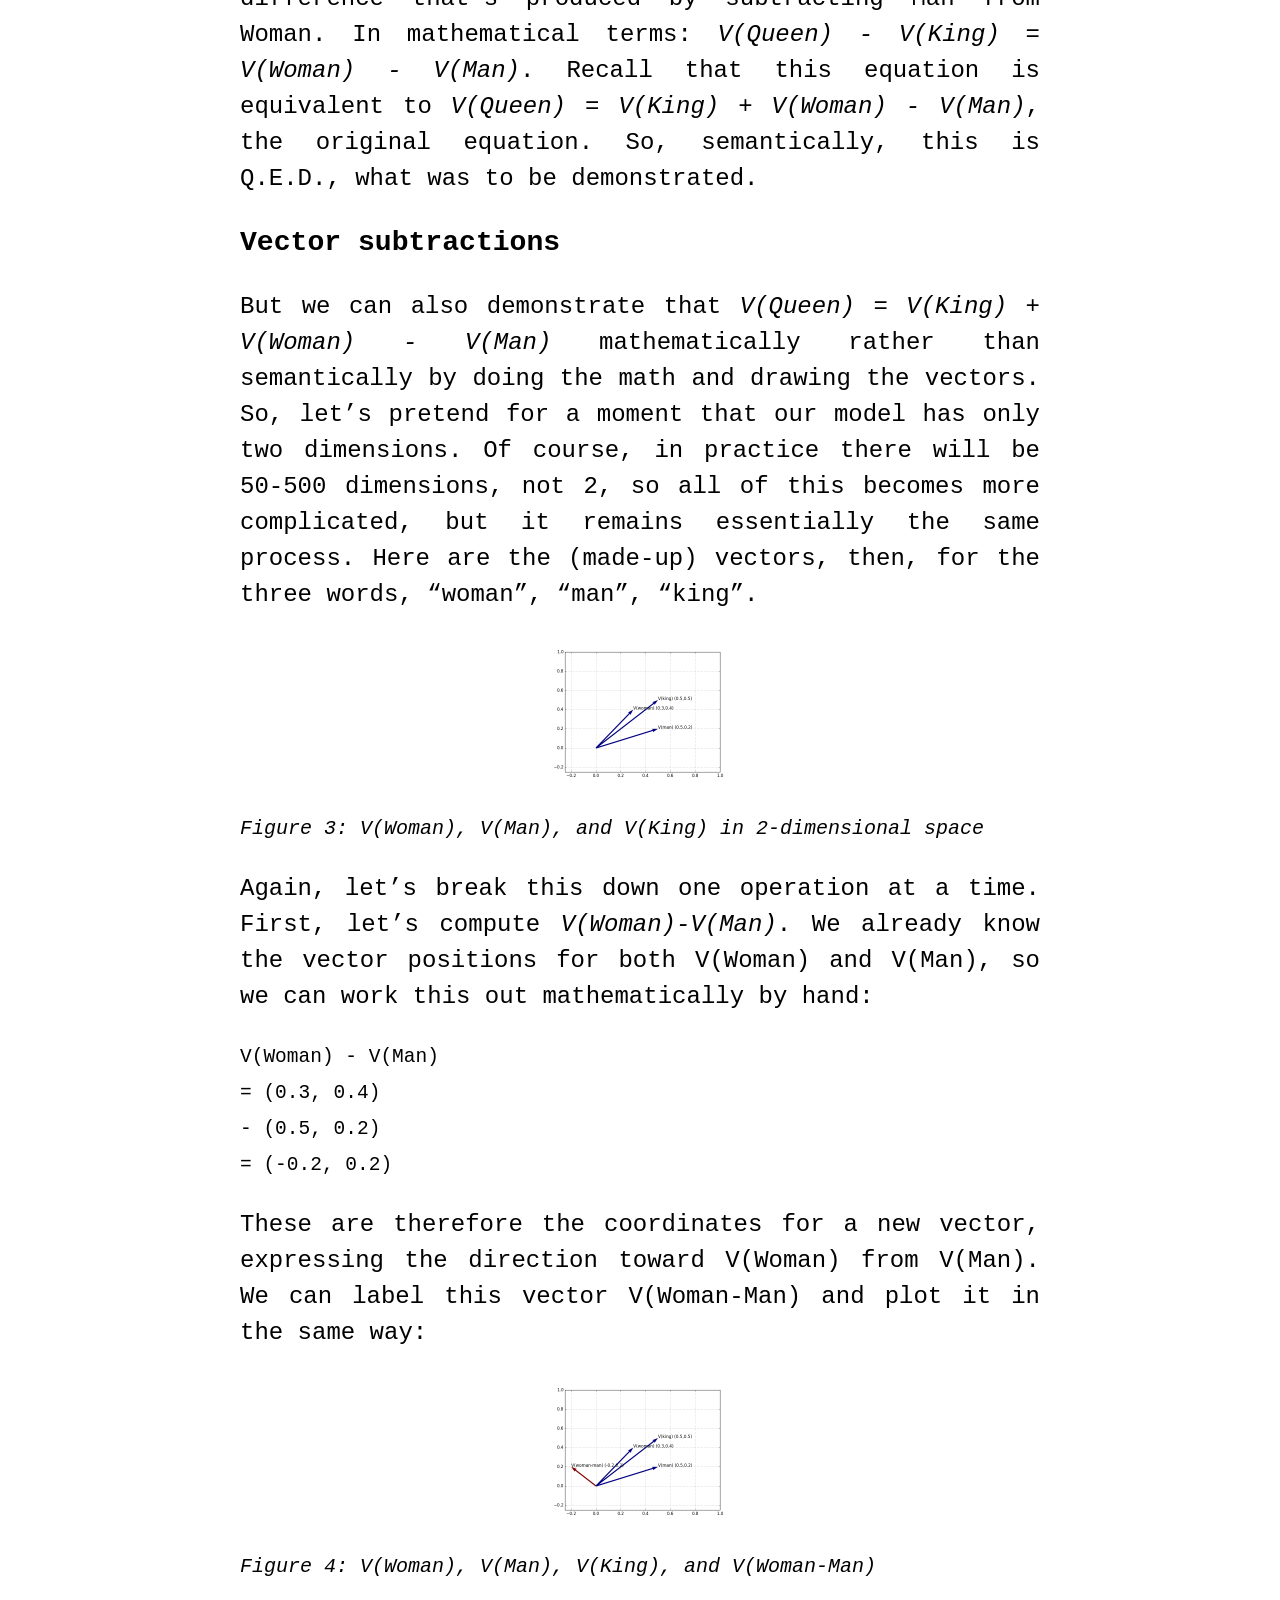
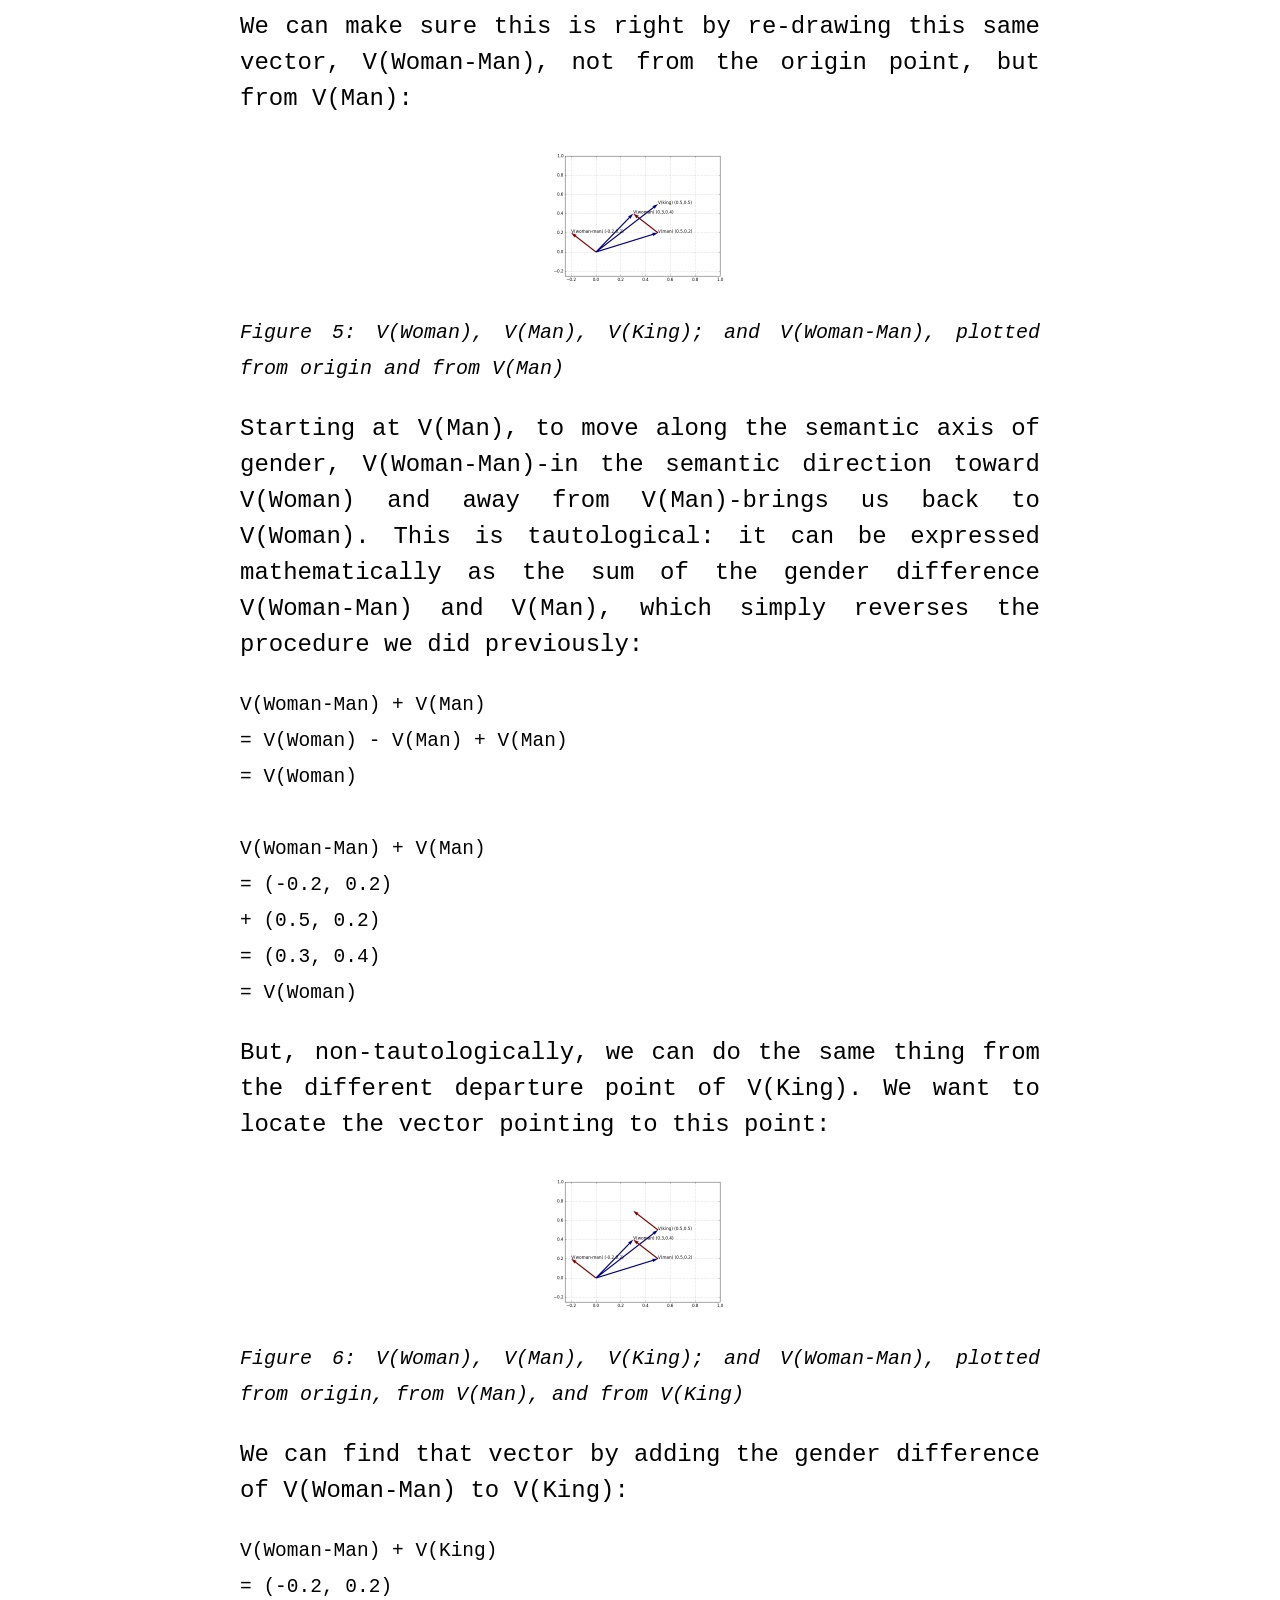
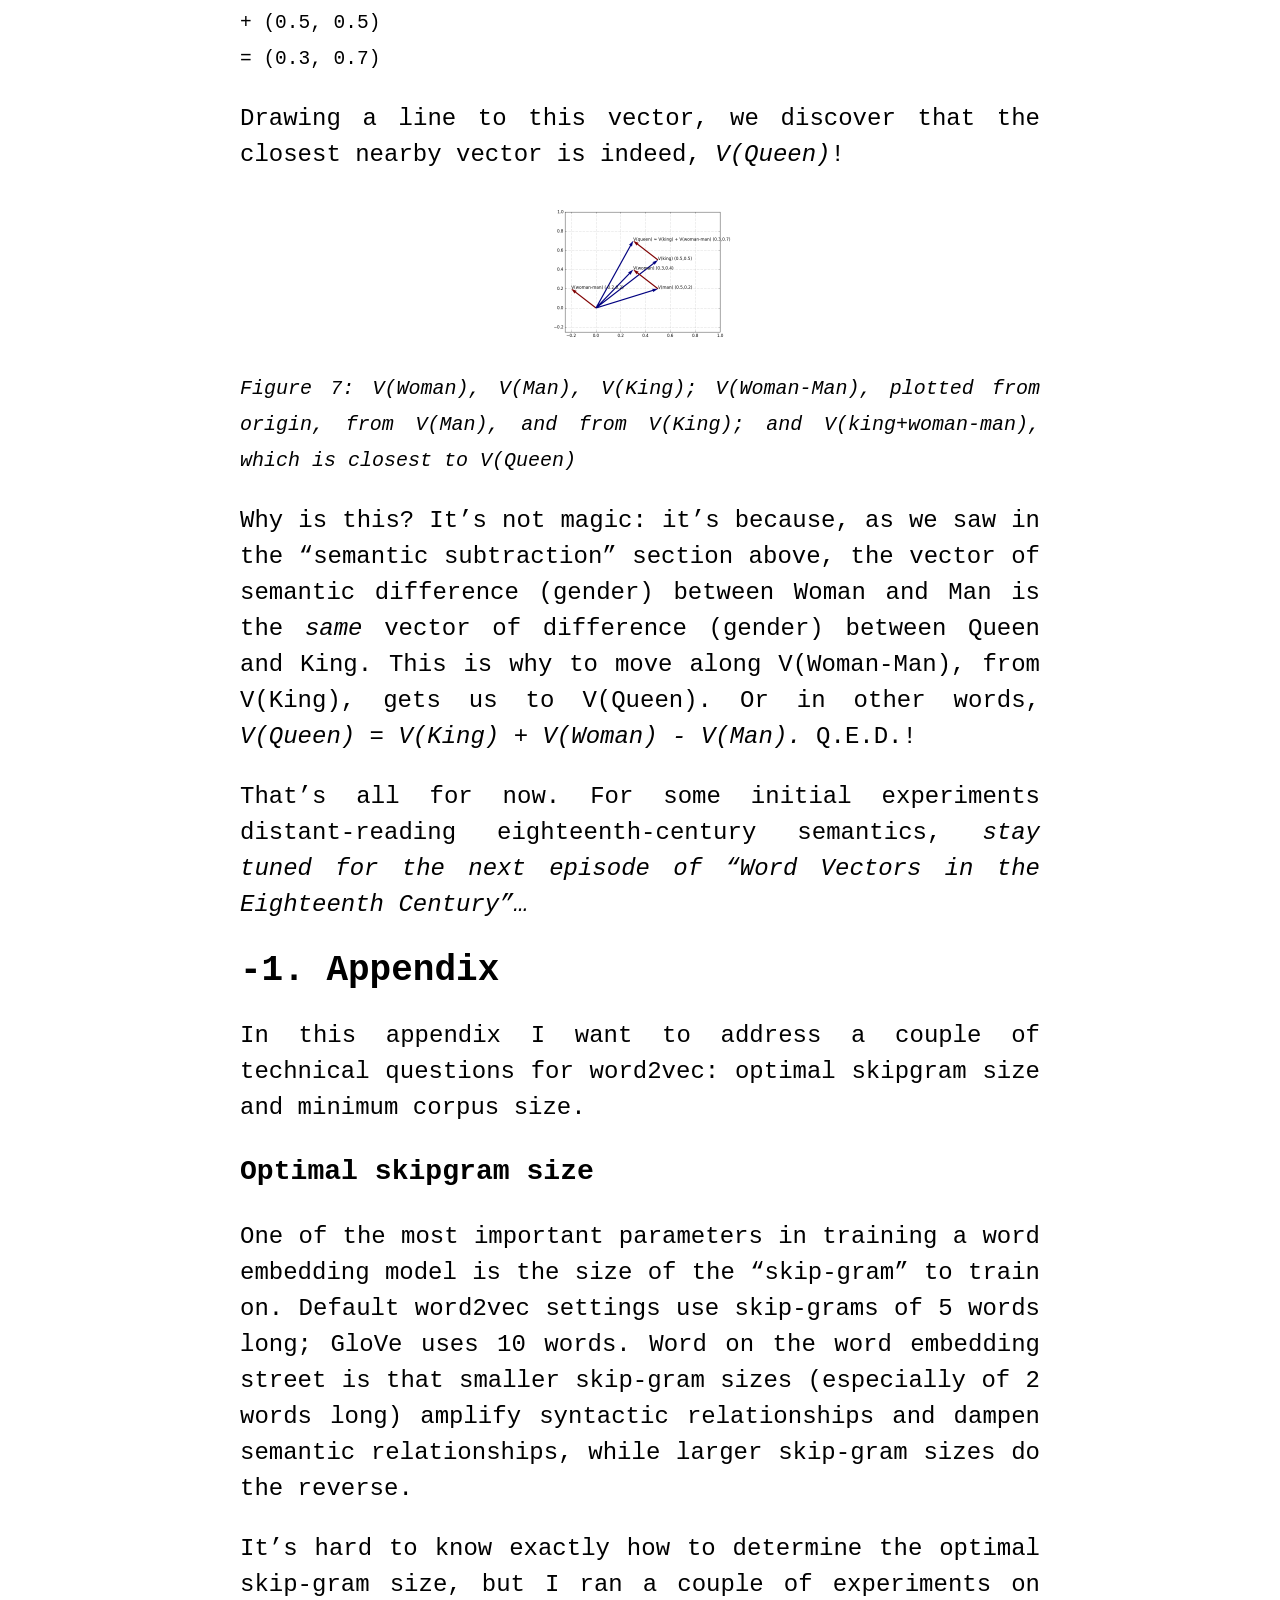
<file: word-vectors-2/index.html>
<html>
<head>
    <meta charset="UTF-8">
    <meta name="viewport" content="width=device-width, initial-scale=1.0">

    <style type='text/css'>
        body {
            font-family:'Baskerville', 'Libre Baskerville','Courier New', Courier, monospace;
            /* text-align:center; */
            font-size:1.5em;
            line-height: 1.5em;
        }
        img {
            display: block;
            margin: 0 auto;
            width: 200px;
        }
        h1 { text-align: center;}
        #content {
            max-width:800px;
            margin: 0 auto;
        }
    
        p { text-align: justify }
        li {
        margin: 0;
        padding: 0;
        line-height:1em;
    }
    
        </style>
    <title>Ryan Heuser</title>
</head>
<body>
    <div id="content">
        <h1 id="word-vectors-in-the-eighteenth-century-episode-2-methods">Word
Vectors in the Eighteenth Century, Episode 2: Methods</h1>
<h2 id="disclaimer">0. Disclaimer</h2>
<p>This post is a write-up of what I’ve learned about what word vectors
are and how they work. I often feel it’s not until I try to explain
something that I realize the ways in which I don’t quite understand it.
That was the case here, and what follows is a wrestling of myself into a
(partial) understanding of the subject.</p>
<p>For a more comprehensive and capable introduction to word vectors,
please see Ben Schmidt’s “<a
href="http://bookworm.benschmidt.org/posts/2015-10-25-Word-Embeddings.html">Vector
Space Models for the Digital Humanities</a>” (25 Oct 2015). Schmidt’s
post is introductory, practical (with instructions for how to use word
vectors in R), and theoretical. And Teddy Roland has recently published
<a
href="https://github.com/data-8/literature-connector/blob/gh-pages/13%20-%20The%20Cutting%20Edge/Word%20Embedding.ipynb">an
IPython notebook</a> detailing how to get started with word2vec using
Python’s <a
href="https://radimrehurek.com/gensim/models/word2vec.html">gensim
package</a>.</p>
<p>What follows here is another explanation: a conceptual one, that
tries to understand the basic logic behind word vectors. It’s still
perhaps redundant; but it was useful to me, and may be also useful to
others. As a final note, if anyone reading this notices anything
inaccurate, please let me know!</p>
<h2 id="the-original-word-vector-the-document-term-matrix">1. The
original word vector: the document-term matrix</h2>
<p>In order to understand what’s new about the kind of vector
representation in a word embedding model, I think it’s helpful to
remember the ways in which we’ve already been using word vectors in
DH.</p>
<p>A classic form of data representation in DH is a document-term
matrix.[0. Although document-term matrix might be the most paradigmatic
case, a term-term matrix-based on counts of term collocation in a
“window” of N words long-is also standard, and produces a similar kind
of word vector.]</p>
<center>
<img width="400" src="/assets/293-2402-1-PB.png" />
</center>
<p><em><small>Figure 1: Example of a document-term
matrix</small></em></p>
<p>As the figure shows, a document-term matrix represents a given term
as a <em>word vector</em>: a vector of its number of occurrences in each
document:</p>
<pre><code>Term(1) = (10, 0, 1, 0, 0, 0, 0, 2)
Term(2) = (0, 2, 0, 0, 0, 18, 0, 2)
...</code></pre>
<p>Here, “vector” has the meaning it does in the programming world: as
an <em>array</em>, that is, a list of numbers.</p>
<p>But many DH studies have also taught us to imagine each “column” of
these numbers as representing a unique dimension in space. Each term
then occupies a different spatial position in an N-dimensional space,
where N is the number of documents. We can then find similar terms to a
given Term(X) by finding words <em>close to it</em> spatially. Spatial
proximity between any two points A and B can be measured in different
ways:</p>
<center>
<img width="300" src="/assets/similarity-graphic.png" />
</center>
<p><em><small>Figure 2. Euclidean distance (d) vs. Cosine distance
(ϴ)</small></em></p>
<p>For instance, we could measure the Euclidean distance (using the
distance formula) between two <em>points</em> A and B; or we could
measure the cosine of the angle formed between the two <em>vectors</em>
A and B drawn from the origin point. Here, the word “vector” is taking
on its <a href="https://www.wikiwand.com/en/Euclidean_vector">geometric
definition</a>: a geometric object with a <em>direction</em> connecting
an initial point P1 (the origin) to a terminal point P2 (a given term’s
position in the document-space).</p>
<h3 id="problems-with-the-original-word-vector">Problems with the
original word vector</h3>
<p>All of this is great, has produced incredible work, and will continue
to do so. But there are (often) two problems with representing words as
vectors of their counts in documents. First, there are often too many
documents, or, too many dimensions. At the very least, this can present
computer processing challenges, but it can also present statistical
problems related to the the <em><a
href="https://www.wikiwand.com/en/Curse_of_dimensionality">Curse of
Dimensionality</a></em>-the phenomenon by which adding more dimensions
actually makes the matrix more <em><a
href="https://www.wikiwand.com/en/Sparse_matrix">sparse</a></em>, more
full of zero-values, since each new document will score “0” on many,
maybe most, of the included terms. The louder data-noise in this sparse
matrix makes it less tractable for statistical analysis, rendering
measures of statistical significance less robust and its representation
of semantic relationships less accurate.</p>
<p>The other problem is that defining the similarity of two words as
their similarity of occurrences across documents is not exactly the most
contextually sensitive way we can imagine representing word
similarity.[0. Term-term matrices based on word collocation might get
around this problem, but not the previous one (about matrix size). And
since the document-term matrix seems more frequently used in DH, this
second problem still seems worth bearing in mind in general.] For
instance, one of the most frequent words of the eighteenth century is
“virtue”; and we can imagine that the word “virtuous” occurs similarly
often when measured across the same documents. But “virtue” is a noun,
an abstract noun, often personified, often held out as a singular
idealized entity; whereas “virtuous” is an adjective, and usually
applied to particular persons or behaviors. We can always hope that
these differences between the two words would register, somehow, in
their differences of frequency across the documents. But what would be
preferable is a model sensitive enough to encode <em>both</em> their
semantic similarities (as words of the same root, words of moral
discourse) <em>and</em> their semantic differences (noun vs. adjective,
universal vs. particular, etc).</p>
<h2 id="the-new-word-vector-word-embedding-models">2. The new word
vector: word embedding models</h2>
<p>This is where word embedding models (WEMs) come in: they offer a
powerful and elegant solution to these two problems. Rather than
represent a word as a vector of its counts in documents, where the
number of dimensions can be statistically unwieldy, a word embedding
model <em>embeds</em> a word in a lower-dimensional space in ways that
end up <em>better</em> representing the semantic and syntactic
relationships between words. In these models, words are represented as
vectors along a few hundred artificial dimensions-that is, dimensions
that don’t correspond to documents or other real textual contexts.</p>
<p>At this point, however, word embedding models differ by algorithm and
software package. One scientific paper I found distinguishes between
“context-counting” and “context-predicting” word embedding models.[0.
Baroni, Dinu, Kruszewski: “<a
href="http://clic.cimec.unitn.it/marco/publications/acl2014/baroni-etal-countpredict-acl2014.pdf">Don’t
count, predict! A systematic comparison of context-counting
vs. context-predicting semantic vectors</a>” (Proceedings of Association
for Computational Linguistics, 2004)] The new <a
href="http://nlp.stanford.edu/projects/glove/">GloVe package</a> by the
Stanford NLP group, released in 2014, and already the primary competitor
to Google’s word2vec, is a count-based model. It first constructs a
giant matrix of every word as the rows, and every word again as the
columns. Then, churning through slices of text 10 words long, the matrix
is continuously updated with the number of times word X and word Y were
seen together in a collocation window. This giant matrix of word-to-word
collocation counts, is then, somehow, according to math I don’t
understand, “factorized” down to a reasonable numble of dimensions,
while still representing most of the variance, or information, in the
original giant matrix. Count-based models, working via dimensionality
reduction, have been developing for a long time in the computational
linguistics community. DH studies have often used them, as well: PCA,
LSA, even topic modeling, are all ultimately forms of count-based
dimensionality reduction.</p>
<p>The other type of word-embedding model is prediction-based, and
developed out of the machine learning community. These models’ capacity
to render semantic relationships between words was initially perceived
as an interesting byproduct of their capacity to solve “deep [machine]
learning” tasks. The implementation that has generated so much buzz,
Google’s <a
href="https://code.google.com/archive/p/word2vec/">word2vec</a>, <a
href="https://arxiv.org/abs/1310.4546">published in 2013</a>, uses a
particular kind of machine learning algorithm called an <a
href="https://www.wikiwand.com/en/Artificial_neural_network">artificial
neural network</a>. Artificial neural networks, inspired by biological
neural networks and cognitive science research, can actually learn, or
predict, things. Given thousands of objects as inputs and being
continually asked to guess what they are, the neural network gradually
reconfigures a “hidden layer” of neurons such that it’s best able to
represent the “input layer” (features of the object) well enough to
predict the “output layer” (what the object is).</p>
<p>But that’s a description of neural networks in general. In a neural
network <em>word embedding</em>, the “hidden layer” of neurons
<em>is</em> the word embedding; the 50-500 neurons <em>are</em> the
50-500 dimensions along which words are represented as vectors.[0.
Which, incidentally, is why I can’t help but feel that neural network
word embeddings would be fascinating material for anyone working at the
intersection of cognitive science and DH.] Each word is represented as a
vector, not of counts in documents, but of quantified de/activations in
each neuron:</p>
<pre><code>Term(1) = (0.2, -0.6, 0.9, ...)
Term(2) = (-0.5, 0.1, 0.3, ...)</code></pre>
<p>When “displayed” Term(1), it’s as if Neuron(1) fires +0.2, Neuron(2)
fires -0.6, and so on.</p>
<p>The model is initialized with completely random vectors for each
word: a scrambled, cyberpunk version of Locke’s <em>tabula rasa</em>. It
then gradually reprograms and improves these vectors in order to better
perform a given task. For example, one way word2vec can learn word
vectors is to be presented with huge numbers of “valid” 5-grams, like
“cat sat on the mat”, as well as a huge number of “invalid” 5-grams that
have been randomly “broken” by a word substitution, like “cat sat
<em>song</em> the mat.” The model then has to decide if the 5-gram is
valid or invalid. It does so by continually reprogramming its vectors
such that, over time, the “broken” words are, in comparison to their
four valid fellows, <em>outliers</em> to the valid words’ neighborhood
within the vector space.</p>
<h3 id="problems-with-word-embedding-models">Problems with word
embedding models</h3>
<p>The actual math behind this process is beyond me-which brings me to
what seems to be the major weakness of word embedding models. Even for
those who do understand the math behind WEMs, exactly why or how they
produce the dimensions they do seems to be impenetrable. At the end of
the day, it’s a black box.</p>
<p>But a <em>useful</em> black box.[0. The same defense could be made of
the varying degrees of black-boxness of most other dominant DH methods:
topic modeling and text classification, for example. Although the
mathematics, statistics, and logic are well understood, at some finer
grain of explanatory detail the light goes out. As with word embedding
models, I don’t think this is a problem, necessarily, so long as this
explanatory blindspot is noticed and somewhat understood.] WEMs provide
a spatial representation of word similarity that is statistically robust
and has been demonstrated to provide state-of-the-art accuracy in a wide
range of NLP tasks.</p>
<p>However, even more interesting, to me, than their usefulness, is
their <em>elegance</em>…</p>
<h2 id="so-how-does-queen-king-woman---man">3. So, how does queen = king
+ woman - man?</h2>
<p>So how is a vector space model able to express an analogical
relationship between words? Let’s work out by hand the canonical
example: <em>Man is to Woman as King is to Queen</em>, or in other
“words”, <em>V(Queen) = V(King) + V(Woman) - V(Man)</em>.</p>
<p>Before we do, drawing on my high school algebra, let’s subtract
V(King) from both sides of this equation, so we can rewrite it
equivalently as <em>V(Queen) - V(King) = V(Woman) - V(Man)</em>. Let’s
look at both of these vector subtractions separately, <em>V(Woman) -
V(Man)</em> and <em>V(Queen) - V(King)</em>, first semantically and then
mathematically.</p>
<h3 id="semantic-subtractions">Semantic subtractions</h3>
<h4 id="vwoman---vman">V(Woman) - V(Man)</h4>
<p>Let’s first look at <em>V(Woman) - V(Man)</em>, on the right side of
the equation, <em>V(Queen) - V(King) = V(Woman) - V(Man)</em>. This is
an example of a vector subtraction. Mathematically, it works by
subtracting the score for V(Man) from the score for V(Woman) along each
dimension of the vector space (i.e. the 50-500 dimensions of neuron
de/activations in the neural network). But we can also think of this
subtraction semantically. What are some of the semantic aspects of the
words “Woman” and “Man” that we would expect to be expressed somewhere
in the model?</p>
<center>
<table style="margin:0">
<thead>
</thead>
<tbody>
<tr>
<th>
Woman
</th>
<td>
Human being
</td>
<td>
Adult
</td>
<td>
Female
</td>
<td>
Noun
</td>
<td>
?
</td>
</tr>
<tr>
<th>
Man
</th>
<td>
Human being
</td>
<td>
Adult
</td>
<td>
Male
</td>
<td>
Noun
</td>
<td>
?
</td>
</tr>
<tr>
<th>
Woman - Man
</th>
<td>
0
</td>
<td>
0
</td>
<td>
Female - Male
</td>
<td>
0
</td>
<td>
?
</td>
</tr>
</tbody>
</table>
</center>
<p><span><small>Table 1. Semantic aspects of the words “Woman” and
“Man”, and the resulting semantic subtraction of
Woman-Man.</small></span></p>
<p>In other words, “Woman” is a noun for an adult, female human being.
“Man” is a noun for an adult, male human being. If we subtract these
semantics of “Man” from the semantics of “Woman”, then their shared
semantic aspects are eliminated, and we’re only left with a single
semantic difference: of their genders, “female” and “male.” Thus, what
is left is only a particular semantic axis of difference: “gender”, as
conceived as a spectrum, or vector, from male-ness to female-ness.</p>
<h4 id="vqueen---vking">V(Queen) - V(King)</h4>
<p>Now let’s look at <em>V(Queen) - V(King)</em>, on the left side of
the equation, <em>V(Queen) - V(King) = V(Woman) - V(Man)</em>. Again,
mathematically, this works by subtracting their scores along each
dimension. But semantically, how would this subtraction work?</p>
<center>
<table style="margin:0">
<thead>
</thead>
<tbody>
<tr>
<th>
Queen
</th>
<td>
Human being
</td>
<td>
Monarch
</td>
<td>
Female
</td>
<td>
Noun
</td>
<td>
?
</td>
</tr>
<tr>
<th>
King
</th>
<td>
Human being
</td>
<td>
Monarch
</td>
<td>
Male
</td>
<td>
Noun
</td>
<td>
?
</td>
</tr>
<tr>
<th>
Queen - King
</th>
<td>
0
</td>
<td>
0
</td>
<td>
Female - Male
</td>
<td>
0
</td>
<td>
?
</td>
</tr>
</tbody>
</table>
</center>
<p><span><small>Table 2. Semantic aspects of the words “Queen” and
“King”, and the resulting semantic subtraction of
Queen-King.</small></span></p>
<p>Queens and kings are semantically different from women and men:
they’re monarchs, and not necessarily adults. But since they’re
<em>both</em> monarchs, the semantic subtraction of King from Queen
again leaves only one semantic axis of difference: gender. Thus to
subtract King from Queen produces the exact same semantic difference
that’s produced by subtracting Man from Woman. In mathematical terms:
<em>V(Queen) - V(King) = V(Woman) - V(Man)</em>. Recall that this
equation is equivalent to <em>V(Queen) = V(King) + V(Woman) -
V(Man)</em>, the original equation. So, semantically, this is Q.E.D.,
what was to be demonstrated.</p>
<h3 id="vector-subtractions">Vector subtractions</h3>
<p>But we can also demonstrate that <em>V(Queen) = V(King) + V(Woman) -
V(Man)</em> mathematically rather than semantically by doing the math
and drawing the vectors. So, let’s pretend for a moment that our model
has only two dimensions. Of course, in practice there will be 50-500
dimensions, not 2, so all of this becomes more complicated, but it
remains essentially the same process. Here are the (made-up) vectors,
then, for the three words, “woman”, “man”, “king”.</p>
<center>
<img width="500" src="/assets/graph11.png" />
</center>
<p><em><small>Figure 3: V(Woman), V(Man), and V(King) in 2-dimensional
space</small></em></p>
<p>Again, let’s break this down one operation at a time. First, let’s
compute <em>V(Woman)-V(Man)</em>. We already know the vector positions
for both V(Woman) and V(Man), so we can work this out mathematically by
hand:</p>
<pre><code>V(Woman) - V(Man)
= (0.3, 0.4)
- (0.5, 0.2)
= (-0.2, 0.2)</code></pre>
<p>These are therefore the coordinates for a new vector, expressing the
direction toward V(Woman) from V(Man). We can label this vector
V(Woman-Man) and plot it in the same way:</p>
<center>
<img width="500" src="/assets/graph21.png" />
</center>
<p><em><small>Figure 4: V(Woman), V(Man), V(King), and
V(Woman-Man)</small></em></p>
<p>We can make sure this is right by re-drawing this same vector,
V(Woman-Man), not from the origin point, but from V(Man):</p>
<center>
<img width="500" src="/assets/graph31.png" />
</center>
<p><em><small>Figure 5: V(Woman), V(Man), V(King); and V(Woman-Man),
plotted from origin and from V(Man)</small></em></p>
<p>Starting at V(Man), to move along the semantic axis of gender,
V(Woman-Man)-in the semantic direction toward V(Woman) and away from
V(Man)-brings us back to V(Woman). This is tautological: it can be
expressed mathematically as the sum of the gender difference
V(Woman-Man) and V(Man), which simply reverses the procedure we did
previously:</p>
<pre><code>V(Woman-Man) + V(Man)
= V(Woman) - V(Man) + V(Man)
= V(Woman)

V(Woman-Man) + V(Man)
= (-0.2, 0.2)
+ (0.5, 0.2)
= (0.3, 0.4)
= V(Woman)</code></pre>
<p>But, non-tautologically, we can do the same thing from the different
departure point of V(King). We want to locate the vector pointing to
this point:</p>
<center>
<img width="500" src="/assets/graph41.png" />
</center>
<p><em><small>Figure 6: V(Woman), V(Man), V(King); and V(Woman-Man),
plotted from origin, from V(Man), and from V(King)</small></em></p>
<p>We can find that vector by adding the gender difference of
V(Woman-Man) to V(King):</p>
<pre><code>V(Woman-Man) + V(King)
= (-0.2, 0.2)
+ (0.5, 0.5)
= (0.3, 0.7)</code></pre>
<p>Drawing a line to this vector, we discover that the closest nearby
vector is indeed, <em>V(Queen)</em>!</p>
<center>
<img width="500" src="/assets/graph51.png" />
</center>
<p><em><small>Figure 7: V(Woman), V(Man), V(King); V(Woman-Man), plotted
from origin, from V(Man), and from V(King); and V(king+woman-man), which
is closest to V(Queen)</small></em></p>
<p>Why is this? It’s not magic: it’s because, as we saw in the “semantic
subtraction” section above, the vector of semantic difference (gender)
between Woman and Man is the <em>same</em> vector of difference (gender)
between Queen and King. This is why to move along V(Woman-Man), from
V(King), gets us to V(Queen). Or in other words, <em>V(Queen) = V(King)
+ V(Woman) - V(Man).</em> Q.E.D.!</p>
<p>That’s all for now. For some initial experiments distant-reading
eighteenth-century semantics, <em>stay tuned for the next episode of
“Word Vectors in the Eighteenth Century”…</em></p>
<h2 id="appendix">-1. Appendix</h2>
<p>In this appendix I want to address a couple of technical questions
for word2vec: optimal skipgram size and minimum corpus size.</p>
<h3 id="optimal-skipgram-size">Optimal skipgram size</h3>
<p>One of the most important parameters in training a word embedding
model is the size of the “skip-gram” to train on. Default word2vec
settings use skip-grams of 5 words long; GloVe uses 10 words. Word on
the word embedding street is that smaller skip-gram sizes (especially of
2 words long) amplify syntactic relationships and dampen semantic
relationships, while larger skip-gram sizes do the reverse.</p>
<p>It’s hard to know exactly how to determine the optimal skip-gram
size, but I ran a couple of experiments on models trained on the same
corpus (ECCO-TCP) with different sizes. Here’s the 25 most similar words
to “virtue” for each model:</p>
<center>
<img width="600" src="/assets/rank-comparisons-virtue.jpg" />
</center>
<p><em><small>Figure 8: The 25 most siilar words to “virtue”, in
word2vec models of ECCO-TCP using skip-grams of 2, 5, 10, 15, 20, and 25
words long.</small></em></p>
<p>The second most similar word to “virtue” in the model trained on
skip-grams of only two words long is “beauty” (the dark green line).
“Beauty” subsequently declines through the models trained on longer
skip-grams. Insofar as two-word skip-grams are picking up on syntactic
similarities, this makes sense to me: both “beauty” and “virtue” may
govern similar verbs and adjectives. But although virtue was considered
beautiful in the period, “beauty” is not exactly what I would think of
as the second most semantically similar word to “virtue.” What I would
expect-words like “vice”, “humanity”, “wisdom”, etc.-appear in the
models trained on skip-grams of >2 words.</p>
<p>Another approach to the question of optimal skip-gram size would be
to evaluate the “accuracy” of each model according to <a
href="https://github.com/arfon/word2vec/blob/master/questions-words.txt">a
set of analogy tests</a> compiled by Google:</p>
<center>
<img width="600" src="/assets/Analogy-test-accuracies-for-models-of-different-skip-gram-sizes.jpg" />
</center>
<p><em><small>Figure 9: Analogy test accuracies for models of different
skip-gram sizes, broken down by type of analogy. Questions come from <a
href="https://github.com/arfon/word2vec/blob/master/questions-words.txt">analogies
compiled by Google</a>. Analogies are only considered if all four words
of the analogy are in the most frequent 5,000 words of the corpus. A
“baseline” accuracy could be <a
href="https://www.snip2code.com/Snippet/723553/Computing-the-accuracy-of-a-word2vec-mod">74.26%</a>,
what the total accuracy is for a Google-trained model on Google News (1
billion words) using 300 vectors and (I believe) five-word
skip-grams.</small></em></p>
<p>What’s striking to me is that, according to these analogy tests, the
two-word skip-gram model performs worse on almost every metric-all but
the geographic analogies (mostly capital to country), which I expect are
not as coherently presented in ECCO-TCP as they are in the Google News
corpus on which word2vec was initially trained. The “hump” in the data
seems to be skip-grams of ten words long: after that point, the gain in
accuracy is minimal.</p>
<p>To sum up, I personally come away from these experiments thinking
that a ten-word skip-gram model might actually be optimal-at least for
this corpus and for the kinds of semantic questions I want to ask of it.
Ten-word skip-grams seem to produce intuitive semantic similarities and
good accuracy on the analogy tests. Since I uploaded a <a
href="http://ryanheuser.org/data/word2vec.ECCO-TCP.txt.zip">five-word
skip-gram model of ECCO-TCP</a> last time, I’ve uploaded here a <a
href="http://ryanheuser.org/data/word2vec.ECCO-TCP.skipgram_n=10.txt.zip">ten-word
skip-gram model of ECCO-TCP</a>. Let me know if you’re interested in any
other models. [Incidentally, I’m working now on building a word2vec
model of all of ECCO Part I (154k documents); I’ll hopefully be
uploading that soon.]</p>
<h3 id="minimum-corpus-size">Minimum corpus size</h3>
<p>Another important technical question concerns how large a corpus
needs to be to yield an accurate word2vec model. I approached this
question similarly, and measured how accurately models of different
corpus sizes (all samples from ECCO-TCP) perform on analogy tests.</p>
<center>
<img width="600" src="/assets/Analogy-test-accuracies-for-models-of-different-corpus-sizes-in-words.jpg" />
</center>
<p><em><small>Figure 10: Analogy test accuracies for models of different
corpus sizes (measured in words), broken down by type of analogy. The
differently-sized corpora are derived from differently-sized samples of
all 5-word skip-grams in ECCO-TCP. Questions come from <a
href="https://github.com/arfon/word2vec/blob/master/questions-words.txt">analogies
compiled by Google</a>. Analogies are only considered if all four words
of the analogy are in the most frequent 5,000 words of the corpus. A
“baseline” accuracy could be <a
href="https://www.snip2code.com/Snippet/723553/Computing-the-accuracy-of-a-word2vec-mod">74.26%</a>,
what the total accuracy is for a Google-trained model on Google News (1
billion words) using 300 vectors and (I believe) five-word
skip-grams.</small></em></p>
<p>I’m not exactly sure how to interpret this, but it seems to me that
around 30 million is a “hump” past which accuracy gains are more
minimal. That said, the difference between 30 and 70 million words is an
absolute difference of 6% accuracy gain, which seems meaningful to me.
Given that a “baseline” accuracy (based on a massive Google News corpus)
for “All analogies” might be <a
href="https://www.snip2code.com/Snippet/723553/Computing-the-accuracy-of-a-word2vec-mod">74%</a>,
I imagine that accuracy increases with corpus size more and more
gradually toward that limit.</p>
<p>In sum it seems like a ten-word skip-gram model, on a corpus of 30
million words or more, might be a good rule of thumb for thinking about
corpus size and model parameters when building your own word2vec
model.</p>

    </div>
</body>

</html>
</file>
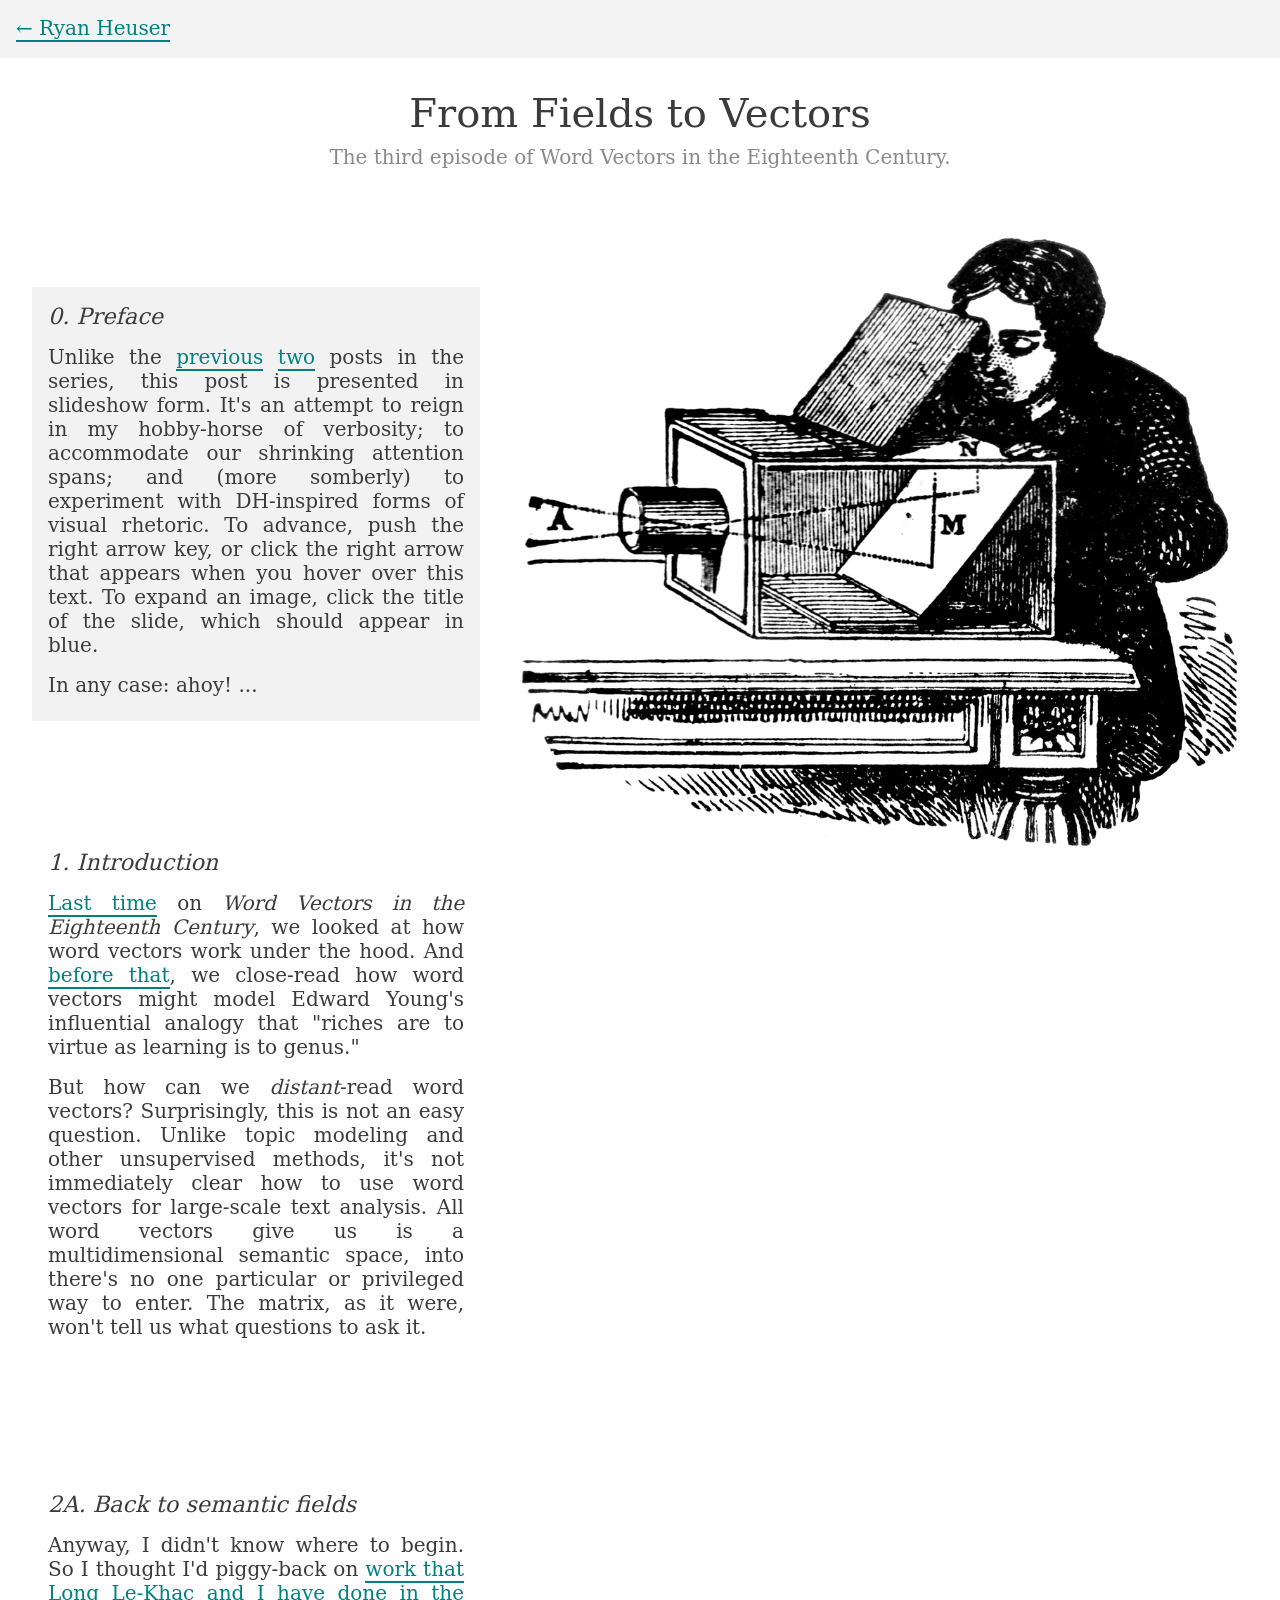
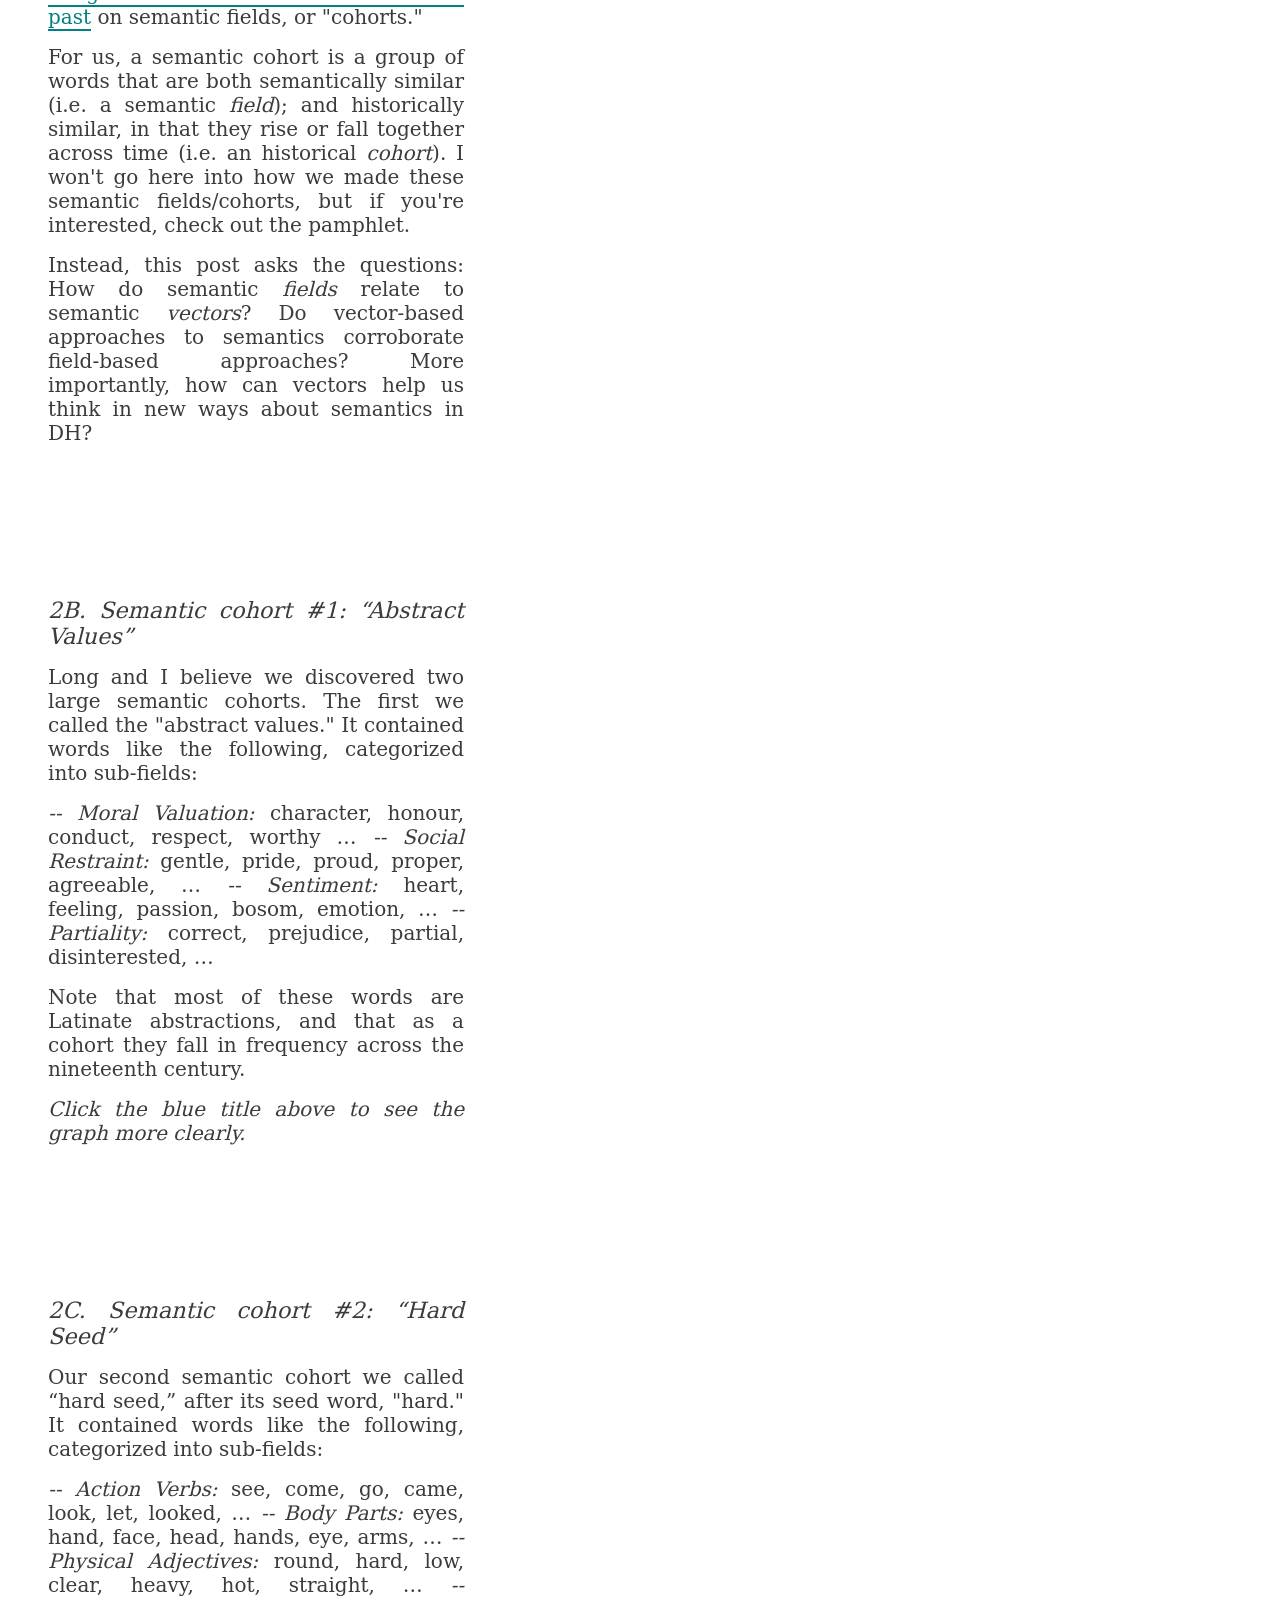
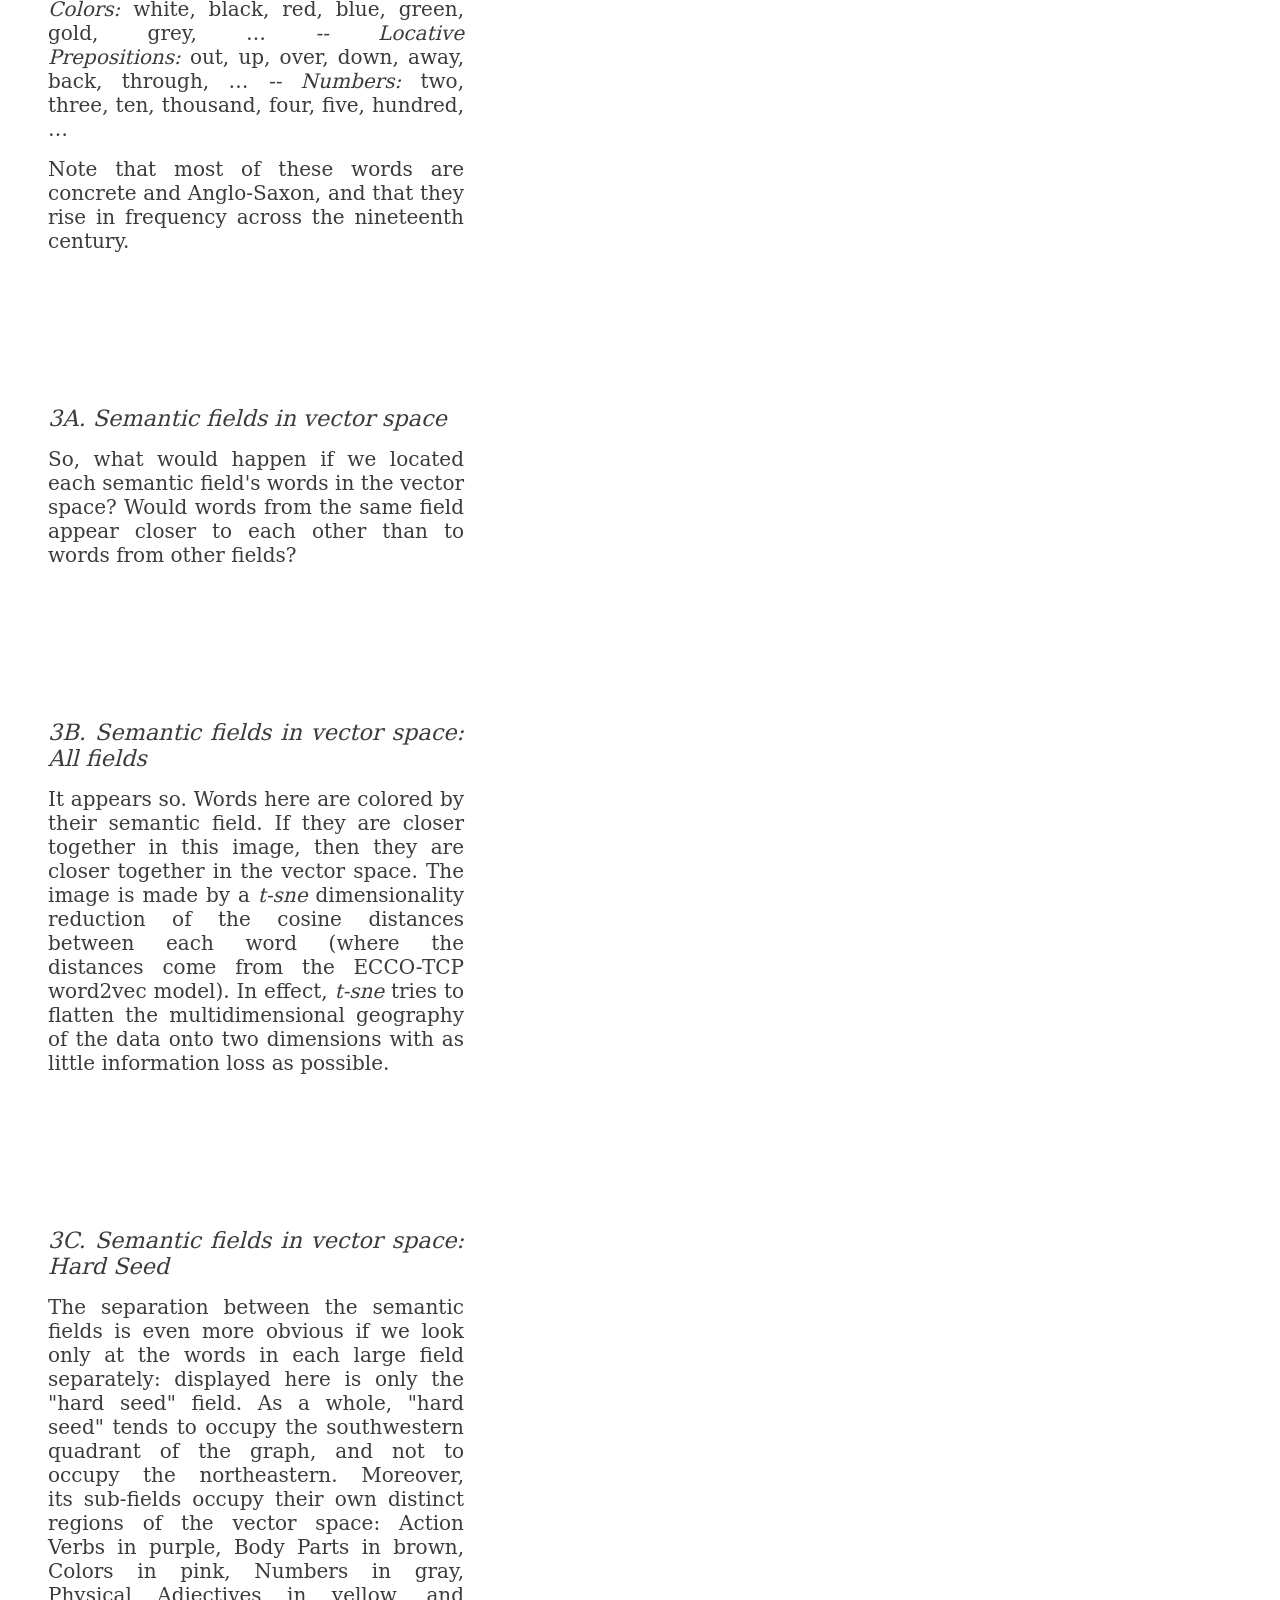
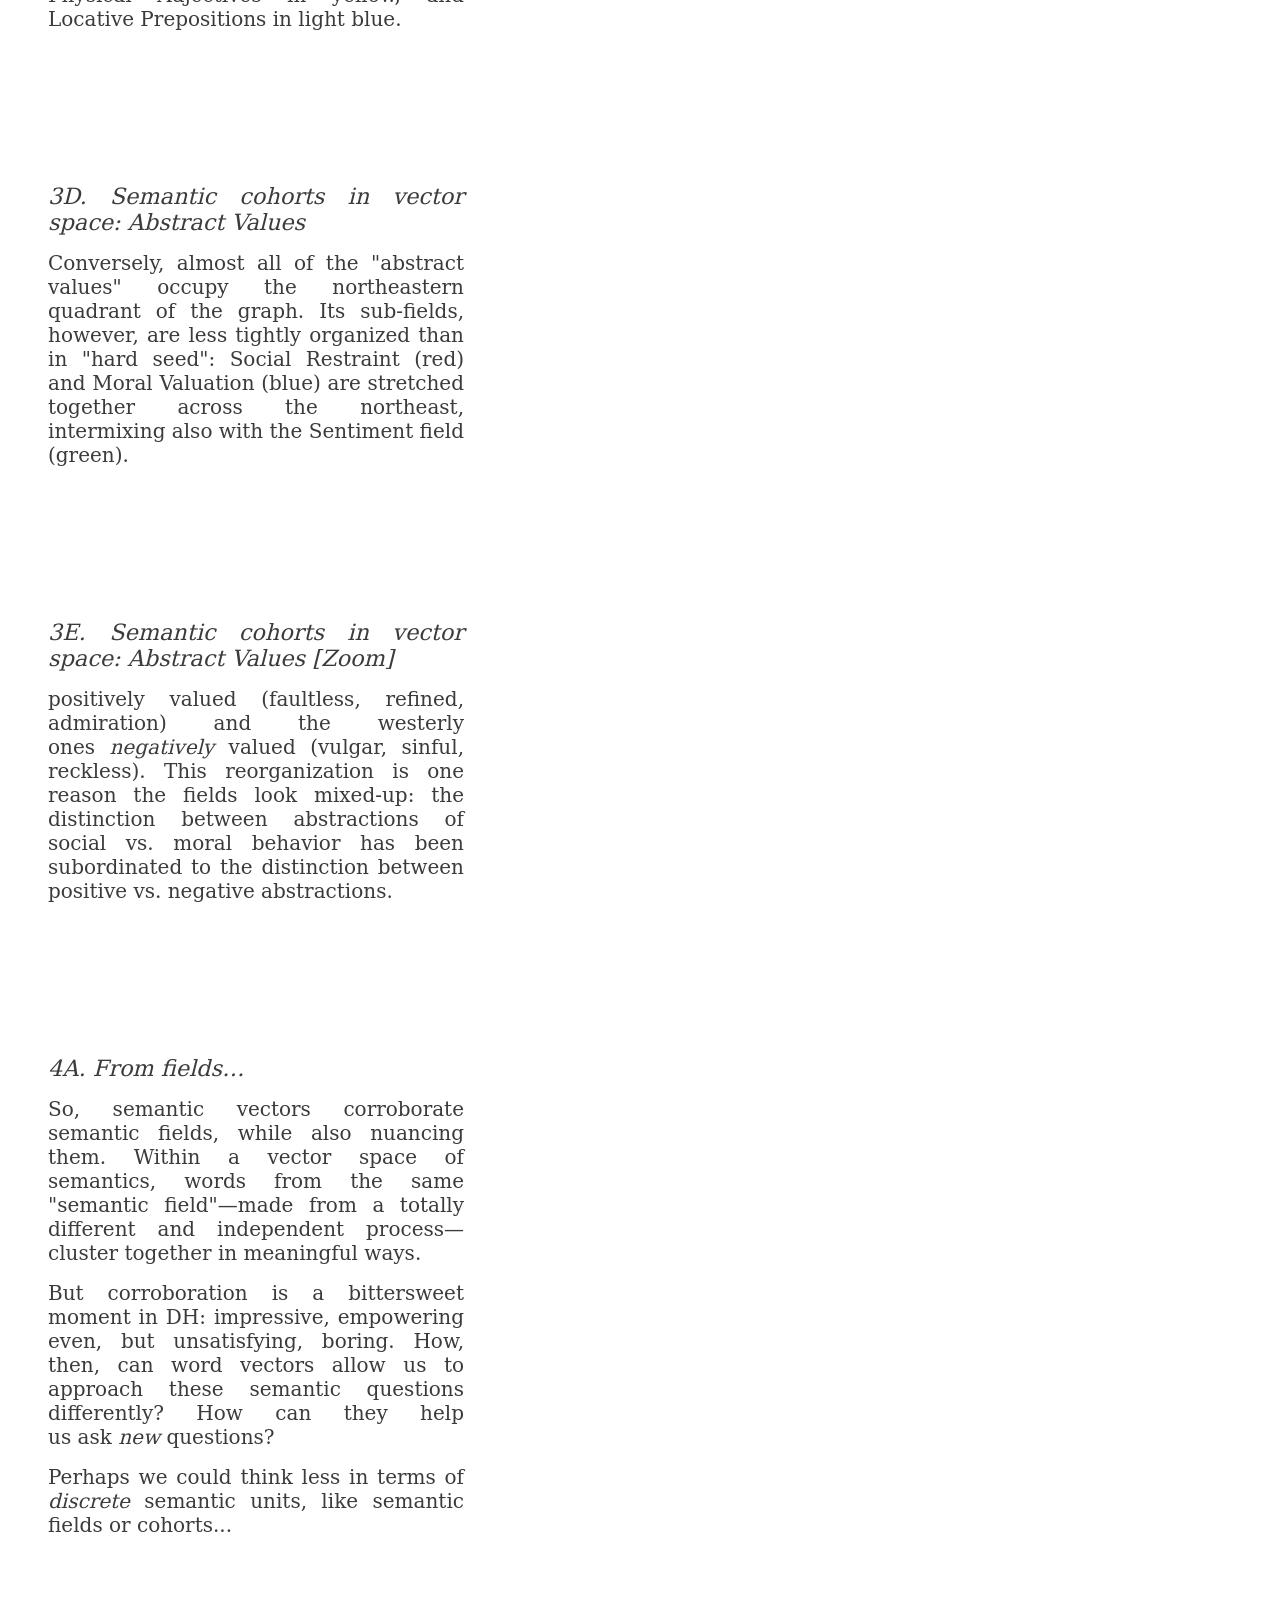
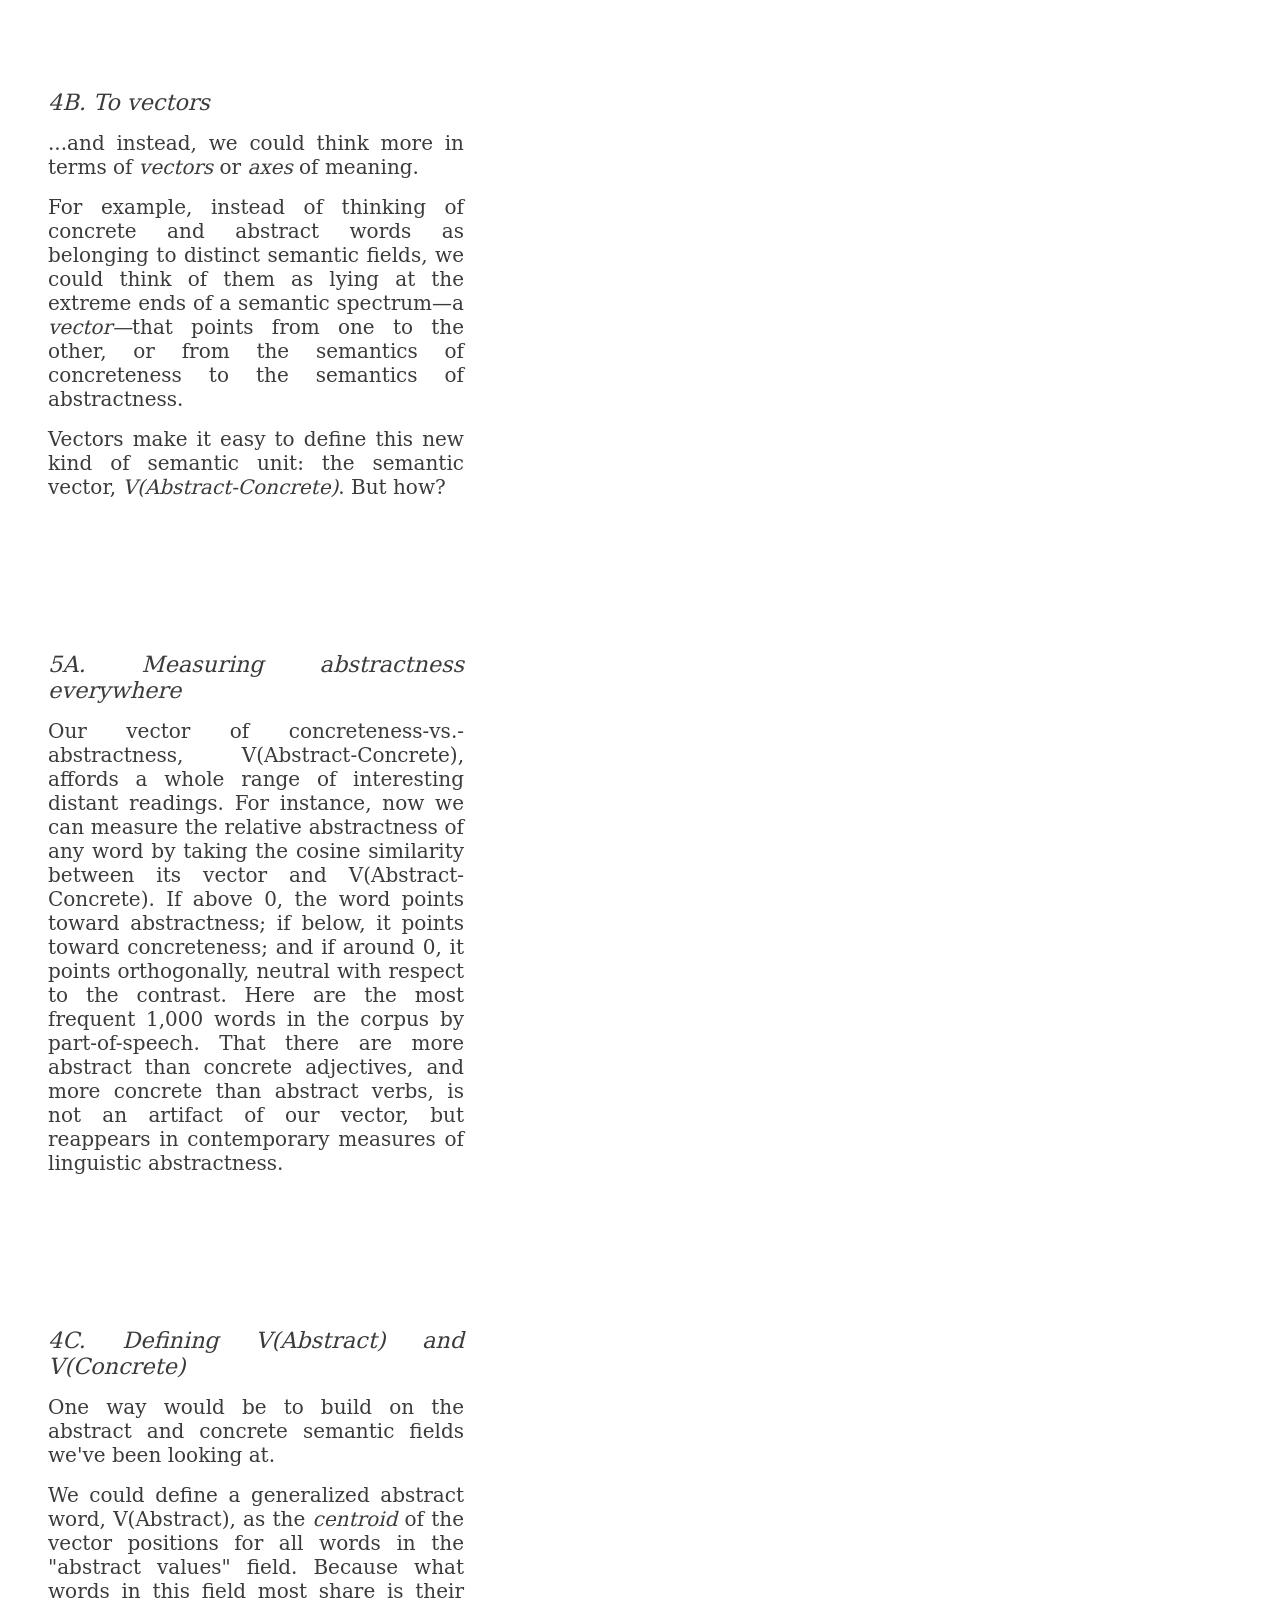
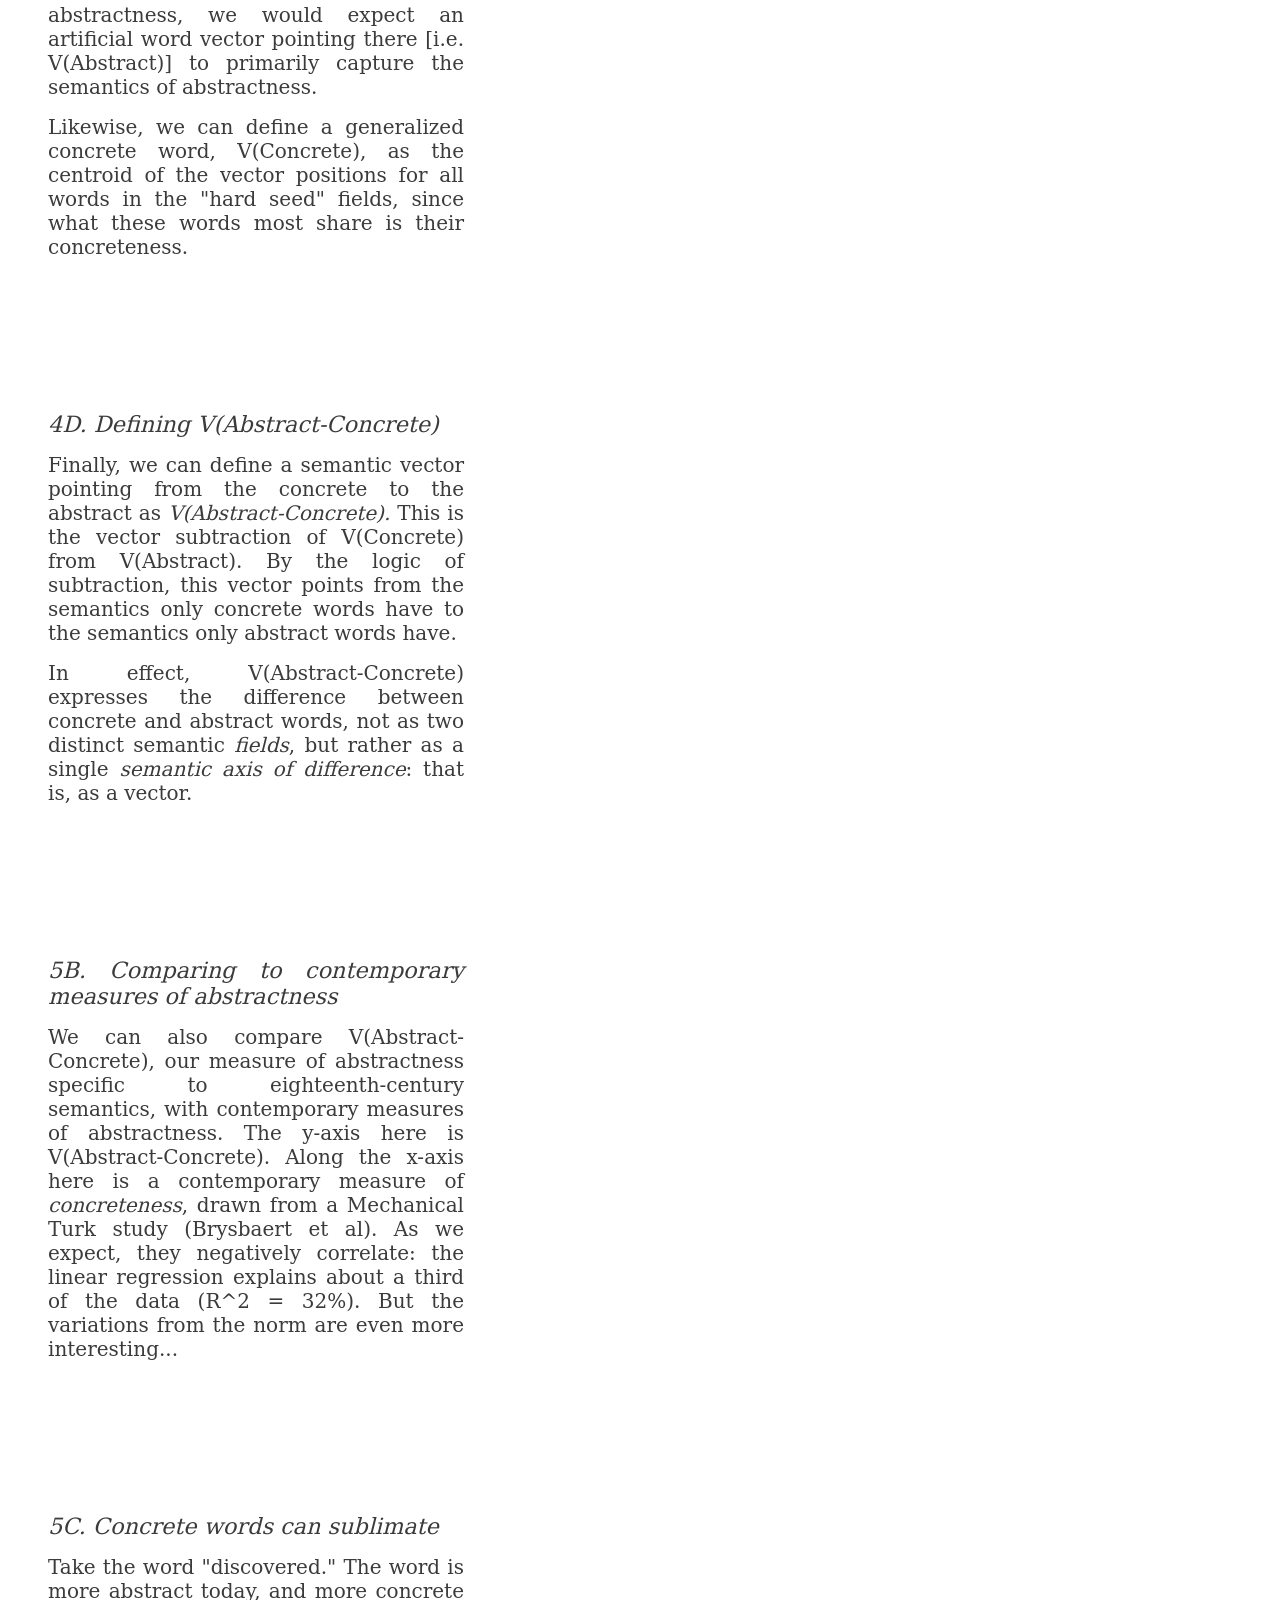
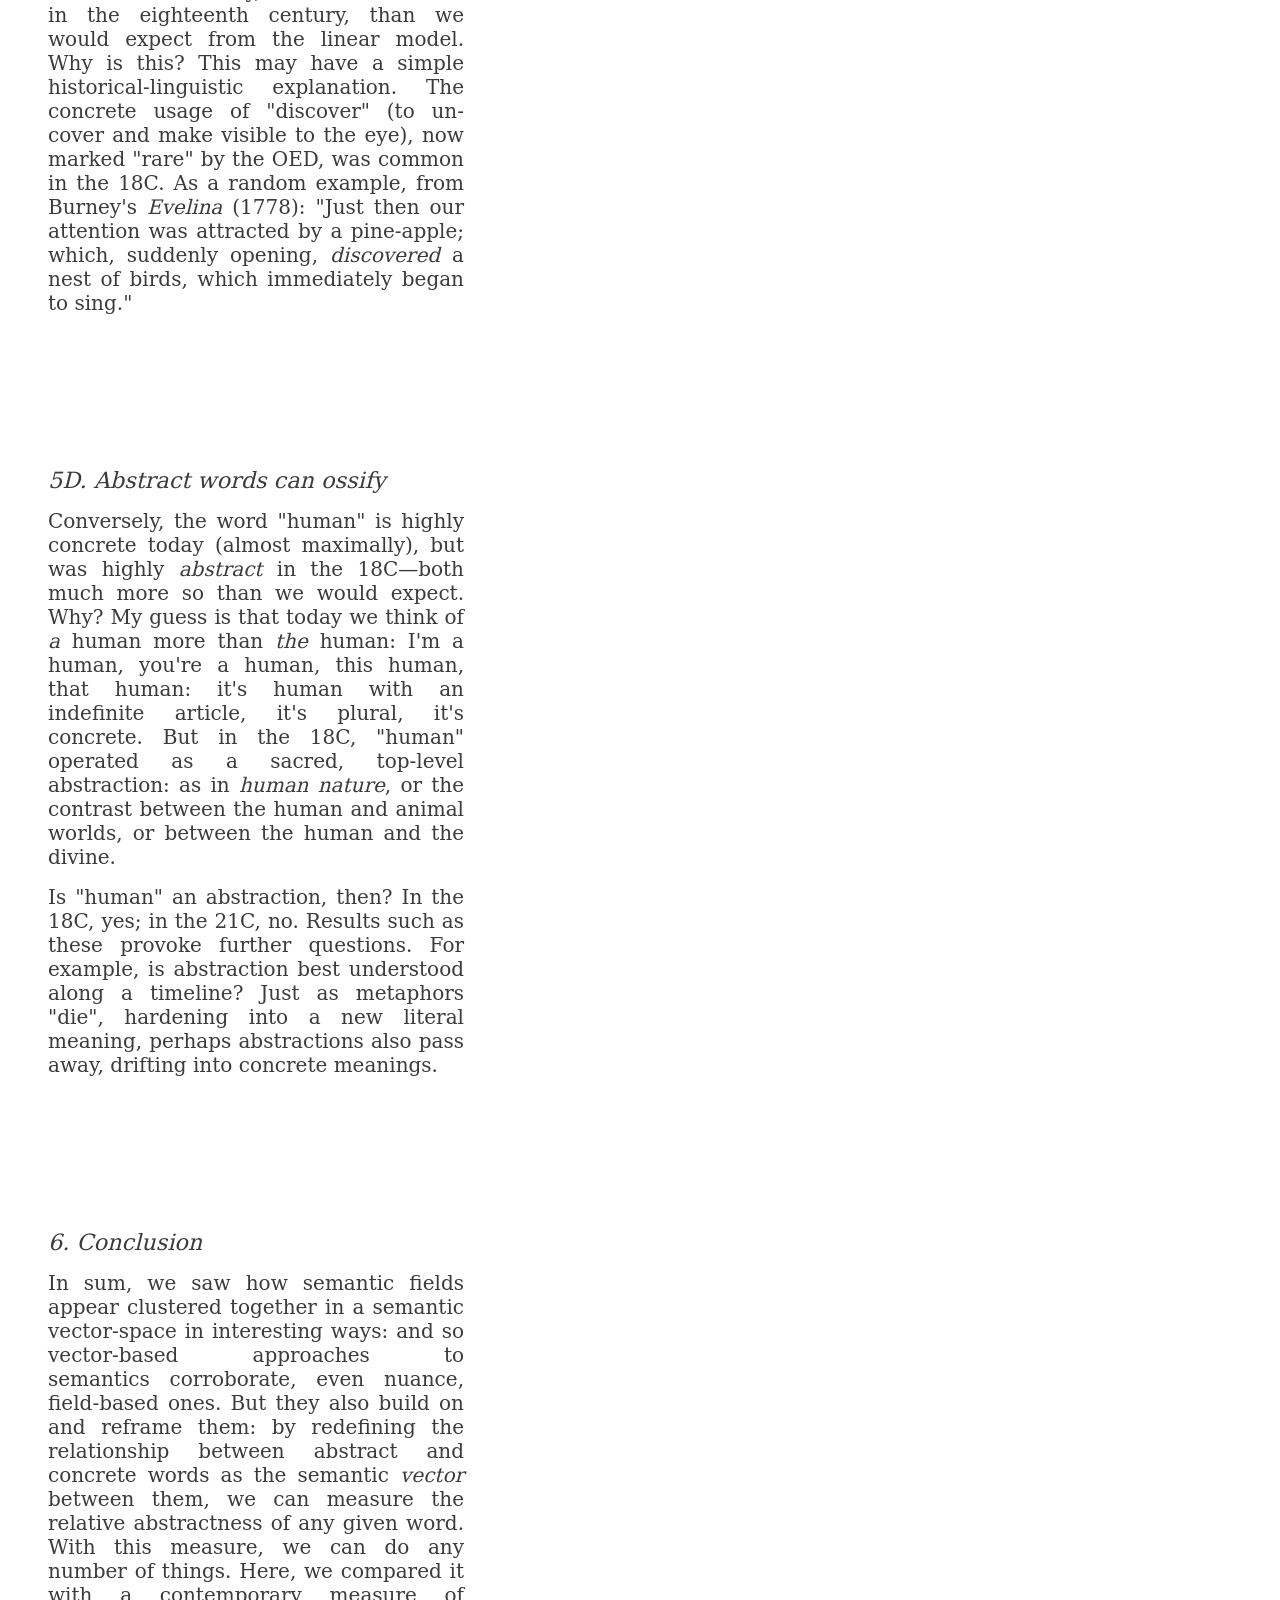
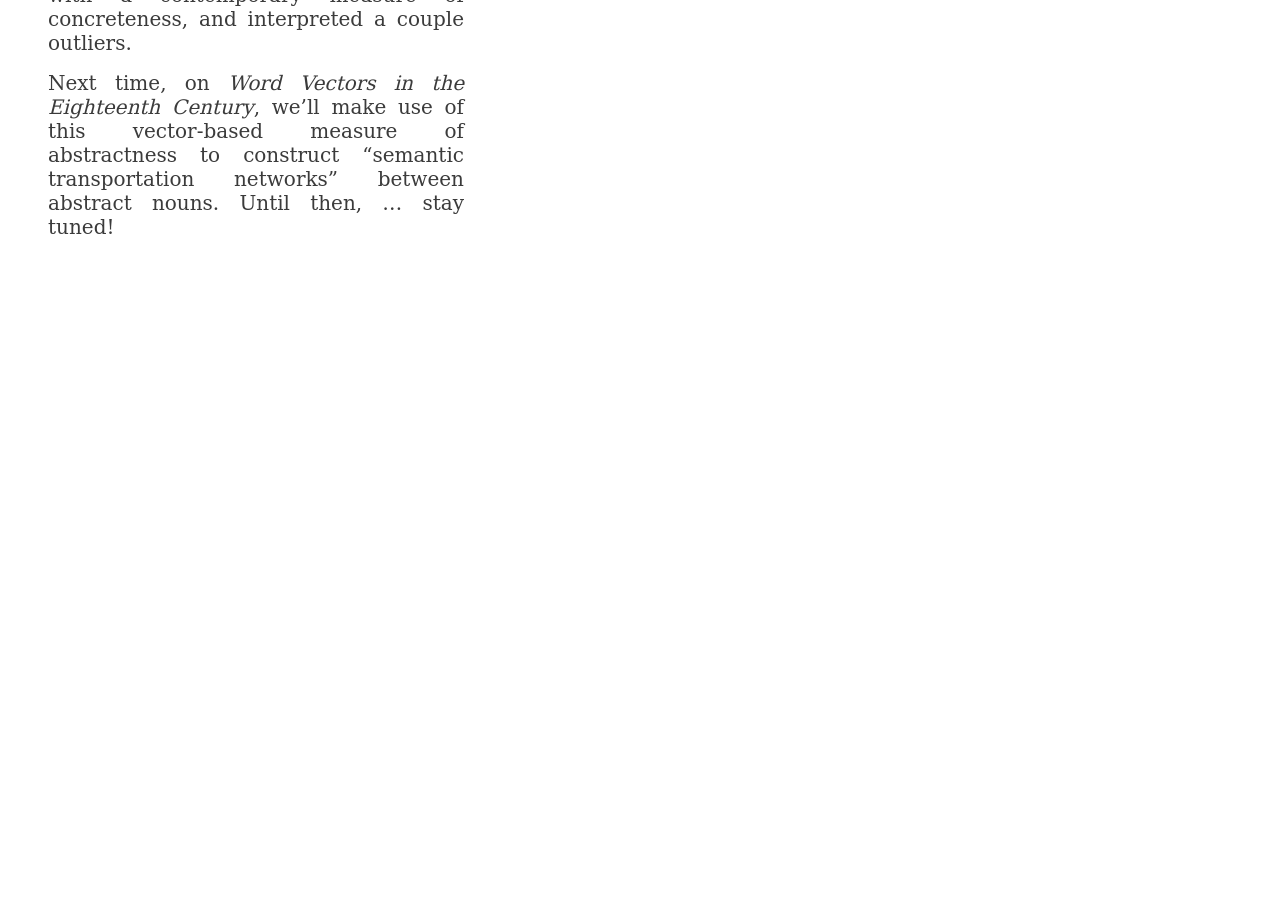
<file: word-vectors-3/index.html>
<!DOCTYPE html>
<html>
  <head>

    <!-- Global site tag (gtag.js) - Google Analytics -->
    <script async src="https://www.googletagmanager.com/gtag/js?id=UA-56798055-1"></script>
    <script>
      window.dataLayer = window.dataLayer || [];
      function gtag(){dataLayer.push(arguments);}
      gtag('js', new Date());

      gtag('config', 'UA-56798055-1');

      var SLIDES = ["slides/camera_obscu_27919_lg.gif", "slides/mech-24-lg.gif", "slides/p4.png", "slides/abval.png", "slides/hardseed.png", "slides/Fields-to-Vectors-All-words2-nocolor.png", "slides/Fields-to-Vectors-All-words2.png", "slides/Fields-to-Vectors-Hard-Seed22.png", "slides/Fields-to-Vectors-Abstract-Values-no-caption.png", "slides/MoralValSocRestraint-focus-anno.png", "slides/Fields-to-Vectors-All-words2.png", "slides/Fields-to-Vectors-All-words2-spectrum.png", "slides/fig-abstract-1.jpg", "slides/centroids-abval-hs21.png", "slides/centroids-abval-hs31.png", "slides/fig-abstract-2.jpg", "slides/fig-abstract-2-discovered.jpg", "slides/fig-abstract-2-human.jpg", "slides/neteg-21.png"];
    </script>


    <meta charset="utf-8" />
    <meta http-equiv="X-UA-Compatible" content="IE=edge" />
    <title>Abstraction: A Literary History</title>
    <meta name="description" content="Scrollama: Sticky Side Example" />
    <meta name="viewport" content="width=device-width, initial-scale=1" />
    <link rel="stylesheet" href="/assets/story.css" />
    <style>
	
    </style>
  </head>

  <body>
<main>
  <nav>
    <a href="/">← Ryan Heuser</a>
  </nav>


    <main>
      <section id="intro">
        <h1 class="intro__hed">From Fields to Vectors</h1>
        <p class="intro__dek">
          The third episode of Word Vectors in the Eighteenth Century.
        </p>
      </section>

      <section id="scrolly">
        <article>
            <div class="step" data-step="1">
                <div class="item_title">0. Preface</div>
                <p class="item_content"><excerpt:encoded><p class="p1">Unlike the <a href="http://ryanheuser.org/word-vectors-1/" target="_blank">previous</a> <a href="http://ryanheuser.org/word-vectors-2/" target="_blank">two</a> posts in the series, this post is presented in slideshow form. It's an attempt to reign in my hobby-horse of verbosity; to accommodate our shrinking attention spans; and (more somberly) to experiment with DH-inspired forms of visual rhetoric. To advance, push the right arrow key, or click the right arrow that appears when you hover over this text. To expand an image, click the title of the slide, which should appear in blue.</p> <p class="p1">In any case: ahoy! ...</p></excerpt:encoded></p>
            </div>
        


            <div class="step" data-step="2">
                <div class="item_title">1. Introduction</div>
                <p class="item_content"><excerpt:encoded><p class="p1"><span class="s1"><a href="http://ryanheuser.org/word-vectors-2/">Last time</a></span> on <i>Word Vectors in the Eighteenth Century</i>, we looked at how word vectors work under the hood. And <a href="http://ryanheuser.org/word-vectors-1/"><span class="s1">before that</span></a>, we close-read how word vectors might model Edward Young's influential analogy that "riches are to virtue as learning is to genus."</p>
<p class="p1">But how can we <i>distant</i>-read word vectors? Surprisingly, this is not an easy question. Unlike topic modeling and other unsupervised methods, it's not immediately clear how to use word vectors for large-scale text analysis. All word vectors give us is a multidimensional semantic space, into there's no one particular or privileged way to enter. The matrix, as it were, won't tell us what questions to ask it.</p></excerpt:encoded></p>
            </div>
        


            <div class="step" data-step="3">
                <div class="item_title">2A. Back to semantic fields</div>
                <p class="item_content"><excerpt:encoded>Anyway, I didn't know where to begin. So I thought I'd piggy-back on <a href="http://litlab.stanford.edu/LiteraryLabPamphlet4.pdf"><span class="s1">work that Long Le-Khac and I have done in the past</span></a> on semantic fields, or "cohorts."
<p class="p1">For us, a semantic cohort is a group of words that are both semantically similar (i.e. a semantic <i>field</i>); and historically similar, in that they rise or fall together across time (i.e. an historical <i>cohort</i>). I won't go here into how we made these semantic fields/cohorts, but if you're interested, check out the pamphlet.</p>
<p class="p1">Instead, this post asks the questions: How do semantic <i>fields</i> relate to semantic <i>vectors</i>? Do vector-based approaches to semantics corroborate field-based approaches? More importantly, how can vectors help us think in new ways about semantics in DH?</p></excerpt:encoded></p>
            </div>
        


            <div class="step" data-step="4">
                <div class="item_title">2B. Semantic cohort #1: “Abstract Values”</div>
                <p class="item_content"><excerpt:encoded>Long and I believe we discovered two large semantic cohorts. The first we called the "abstract values." It contained words like the following, categorized into sub-fields:
<p class="p1"><i>-- Moral Valuation: </i>character, honour, conduct, respect, worthy …
<i>-- Social Restraint: </i>gentle, pride, proud, proper, agreeable, …
<i>-- Sentiment: </i>heart, feeling, passion, bosom, emotion, …
<i>-- Partiality: </i>correct, prejudice, partial, disinterested, …</p>
<p class="p1">Note that most of these words are Latinate abstractions, and that as a cohort they fall in frequency across the nineteenth century.</p>
<p class="p1"><i>Click the blue title above to see the graph more clearly.</i></p></excerpt:encoded></p>
            </div>
        


            <div class="step" data-step="5">
                <div class="item_title">2C. Semantic cohort #2: “Hard Seed”</div>
                <p class="item_content"><excerpt:encoded>Our second semantic cohort we called “hard seed,” after its seed word, "hard." It contained words like the following, categorized into sub-fields:
<p class="p1"><i>-- Action Verbs: </i>see, come, go, came, look, let, looked, …
<i>-- Body Parts: </i>eyes, hand, face, head, hands, eye, arms, …
<i>-- Physical Adjectives: </i>round, hard, low, clear, heavy, hot, straight, …
<i>-- Colors: </i>white, black, red, blue, green, gold, grey, …
<i>-- Locative Prepositions: </i>out, up, over, down, away, back, through, …
<i>-- Numbers: </i>two, three, ten, thousand, four, five, hundred, …</p>
<p class="p1">Note that most of these words are concrete and Anglo-Saxon, and that they rise in frequency across the nineteenth century.</p></excerpt:encoded></p>
            </div>
        


            <div class="step" data-step="6">
                <div class="item_title">3A. Semantic fields in vector space</div>
                <p class="item_content"><excerpt:encoded>So, what would happen if we located each semantic field's words in the vector space? Would words from the same field appear closer to each other than to words from other fields?</excerpt:encoded></p>
            </div>
        


            <div class="step" data-step="7">
                <div class="item_title">3B. Semantic fields in vector space: All fields</div>
                <p class="item_content"><excerpt:encoded>It appears so. Words here are colored by their semantic field. If they are closer together in this image, then they are closer together in the vector space. The image is made by a <i>t-sne </i>dimensionality reduction of the cosine distances between each word (where the distances come from the ECCO-TCP word2vec model). In effect, <i>t-sne</i> tries to flatten the multidimensional geography of the data onto two dimensions with as little information loss as possible.</excerpt:encoded></p>
            </div>
        


            <div class="step" data-step="8">
                <div class="item_title">3C. Semantic fields in vector space: Hard Seed</div>
                <p class="item_content"><excerpt:encoded>The separation between the semantic fields is even more obvious if we look only at the words in each large field separately: displayed here is only the "hard seed" field. As a whole, "hard seed" tends to occupy the southwestern quadrant of the graph, and not to occupy the northeastern. Moreover, its sub-fields occupy their own distinct regions of the vector space: Action Verbs in purple, Body Parts in brown, Colors in pink, Numbers in gray, Physical Adjectives in yellow, and Locative Prepositions in light blue.</excerpt:encoded></p>
            </div>
        


            <div class="step" data-step="9">
                <div class="item_title">3D. Semantic cohorts in vector space: Abstract Values</div>
                <p class="item_content"><excerpt:encoded>Conversely, almost all of the "abstract values" occupy the northeastern quadrant of the graph. Its sub-fields, however, are less tightly organized than in "hard seed": Social Restraint (red) and Moral Valuation (blue) are stretched together across the northeast, intermixing also with the Sentiment field (green).</excerpt:encoded></p>
            </div>
        


            <div class="step" data-step="10">
                <div class="item_title">3E. Semantic cohorts in vector space: Abstract Values [Zoom]</div>
                <p class="item_content"><excerpt:encoded>positively valued (faultless, refined, admiration) and the westerly ones <em>negatively</em> valued (vulgar, sinful, reckless). This reorganization is one reason the fields look mixed-up: the distinction between abstractions of social vs. moral behavior has been subordinated to the distinction between positive vs. negative abstractions.</excerpt:encoded></p>
            </div>
        


            <div class="step" data-step="11">
                <div class="item_title">4A. From fields…</div>
                <p class="item_content"><excerpt:encoded>So, semantic vectors corroborate semantic fields, while also nuancing them. Within a vector space of semantics, words from the same "semantic field"—made from a totally different and independent process—cluster together in meaningful ways.
<p class="p1">But corroboration is a bittersweet moment in DH: impressive, empowering even, but unsatisfying, boring. How, then, can word vectors allow us to approach these semantic questions differently? How can they help us ask <i>new </i>questions?</p>
<p class="p1">Perhaps we could think less in terms of <i>discrete</i> semantic units, like semantic fields or cohorts...</p></excerpt:encoded></p>
            </div>
        


            <div class="step" data-step="12">
                <div class="item_title">4B. To vectors</div>
                <p class="item_content"><excerpt:encoded>...and instead, we could think more in terms of <i>vectors </i>or <i>axes </i>of meaning.
<p class="p1">For example, instead of thinking of concrete and abstract words as belonging to distinct semantic fields, we could think of them as lying at the extreme ends of a semantic spectrum—a <i>vector—</i>that points from one to the other, or from the semantics of concreteness to the semantics of abstractness.</p>
<p class="p1">Vectors make it easy to define this new kind of semantic unit: the semantic vector, <i>V(Abstract-Concrete)</i>. But how?</p></excerpt:encoded></p>
            </div>
        


            <div class="step" data-step="13">
                <div class="item_title">5A. Measuring abstractness everywhere</div>
                <p class="item_content"><excerpt:encoded>Our vector of concreteness-vs.-abstractness, V(Abstract-Concrete), affords a whole range of interesting distant readings. For instance, now we can measure the relative abstractness of any word by taking the cosine similarity between its vector and V(Abstract-Concrete). If above 0, the word points toward abstractness; if below, it points toward concreteness; and if around 0, it points orthogonally, neutral with respect to the contrast. Here are the most frequent 1,000 words in the corpus by part-of-speech. That there are more abstract than concrete adjectives, and more concrete than abstract verbs, is not an artifact of our vector, but reappears in contemporary measures of linguistic abstractness.</excerpt:encoded></p>
            </div>
        


            <div class="step" data-step="14">
                <div class="item_title">4C. Defining V(Abstract) and V(Concrete)</div>
                <p class="item_content"><excerpt:encoded>One way would be to build on the abstract and concrete semantic fields we've been looking at.
<p class="p1">We could define a generalized abstract word, V(Abstract), as the <i>centroid </i>of the vector positions for all words in the "abstract values" field. Because what words in this field most share is their abstractness, we would expect an artificial word vector pointing there [i.e. V(Abstract)] to primarily capture the semantics of abstractness.</p>
<p class="p1">Likewise, we can define a generalized concrete word, V(Concrete), as the centroid of the vector positions for all words in the "hard seed" fields, since what these words most share is their concreteness.</p></excerpt:encoded></p>
            </div>
        


            <div class="step" data-step="15">
                <div class="item_title">4D. Defining V(Abstract-Concrete)</div>
                <p class="item_content"><excerpt:encoded>Finally, we can define a semantic vector pointing from the concrete to the abstract as <i>V(Abstract-Concrete). </i>This is the vector subtraction of V(Concrete) from V(Abstract). By the logic of subtraction, this vector points from the semantics only concrete words have to the semantics only abstract words have.
<p class="p1">In effect, V(Abstract-Concrete) expresses the difference between concrete and abstract words, not as two distinct semantic <i>fields</i>, but rather as a single <i>semantic axis of difference</i>: that is, as a vector.</p></excerpt:encoded></p>
            </div>
        


            <div class="step" data-step="16">
                <div class="item_title">5B. Comparing to contemporary measures of abstractness</div>
                <p class="item_content"><excerpt:encoded>We can also compare V(Abstract-Concrete), our measure of abstractness specific to eighteenth-century semantics, with contemporary measures of abstractness. The y-axis here is V(Abstract-Concrete). Along the x-axis here is a contemporary measure of <i>concreteness</i>, drawn from a Mechanical Turk study (Brysbaert et al). As we expect, they negatively correlate: the linear regression explains about a third of the data (R^2 = 32%). But the variations from the norm are even more interesting...</excerpt:encoded></p>
            </div>
        


            <div class="step" data-step="17">
                <div class="item_title">5C. Concrete words can sublimate</div>
                <p class="item_content"><excerpt:encoded>Take the word "discovered." The word is more abstract today, and more concrete in the eighteenth century, than we would expect from the linear model. Why is this? This may have a simple historical-linguistic explanation. The concrete usage of "discover" (to un-cover and make visible to the eye), now marked "rare" by the OED, was common in the 18C. As a random example, from Burney's <i>Evelina </i>(1778): "Just then our attention was attracted by a pine-apple; which, suddenly opening, <i>discovered</i> a nest of birds, which immediately began to sing."</excerpt:encoded></p>
            </div>
        


            <div class="step" data-step="18">
                <div class="item_title">5D. Abstract words can ossify</div>
                <p class="item_content"><excerpt:encoded>Conversely, the word "human" is highly concrete today (almost maximally), but was highly <i>abstract</i> in the 18C—both much more so than we would expect. Why? My guess is that today we think of <i>a </i>human more than <i>the </i>human: I'm a human, you're a human, this human, that human: it's human with an indefinite article, it's plural, it's concrete. But in the 18C, "human" operated as a sacred, top-level abstraction: as in <i>human nature</i>, or the contrast between the human and animal worlds, or between the human and the divine.
<p class="p1">Is "human" an abstraction, then? In the 18C, yes; in the 21C, no. Results such as these provoke further questions. For example, is abstraction best understood along a timeline? Just as metaphors "die", hardening into a new literal meaning, perhaps abstractions also pass away, drifting into concrete meanings.</p></excerpt:encoded></p>
            </div>
        


            <div class="step" data-step="19">
                <div class="item_title">6. Conclusion</div>
                <p class="item_content"><excerpt:encoded>In sum, we saw how semantic fields appear clustered together in a semantic vector-space in interesting ways: and so vector-based approaches to semantics corroborate, even nuance, field-based ones. But they also build on and reframe them: by redefining the relationship between abstract and concrete words as the semantic <i>vector</i> between them, we can measure the relative abstractness of any given word. With this measure, we can do any number of things. Here, we compared it with a contemporary measure of concreteness, and interpreted a couple outliers.
<p class="p1">Next time, on <i>Word Vectors in the Eighteenth Century</i>, we’ll make use of this vector-based measure of abstractness to construct “semantic transportation networks” between abstract nouns. Until then, … stay tuned!</p></excerpt:encoded></p>
            </div>
        </article>

        <figure>
          <p><img src="slides/camera_obscu_27919_lg.gif" /></p>
        </figure>
      </section>

      <section id="outro"></section>
    </main>

    <!-- <div class='debug'></div> -->
    <script src="/assets/jquery-3.4.1.min.js"></script>
    <script src="/assets/d3.min.js"></script>
    <script src="/assets/intersection-observer.js"></script>
    <script src="/assets/stickyfill.min.js"></script>
    <script src="/assets/scrollama.min.js"></script>
    <script src="/assets/story.js"></script>

  </body>
</html>
</file>
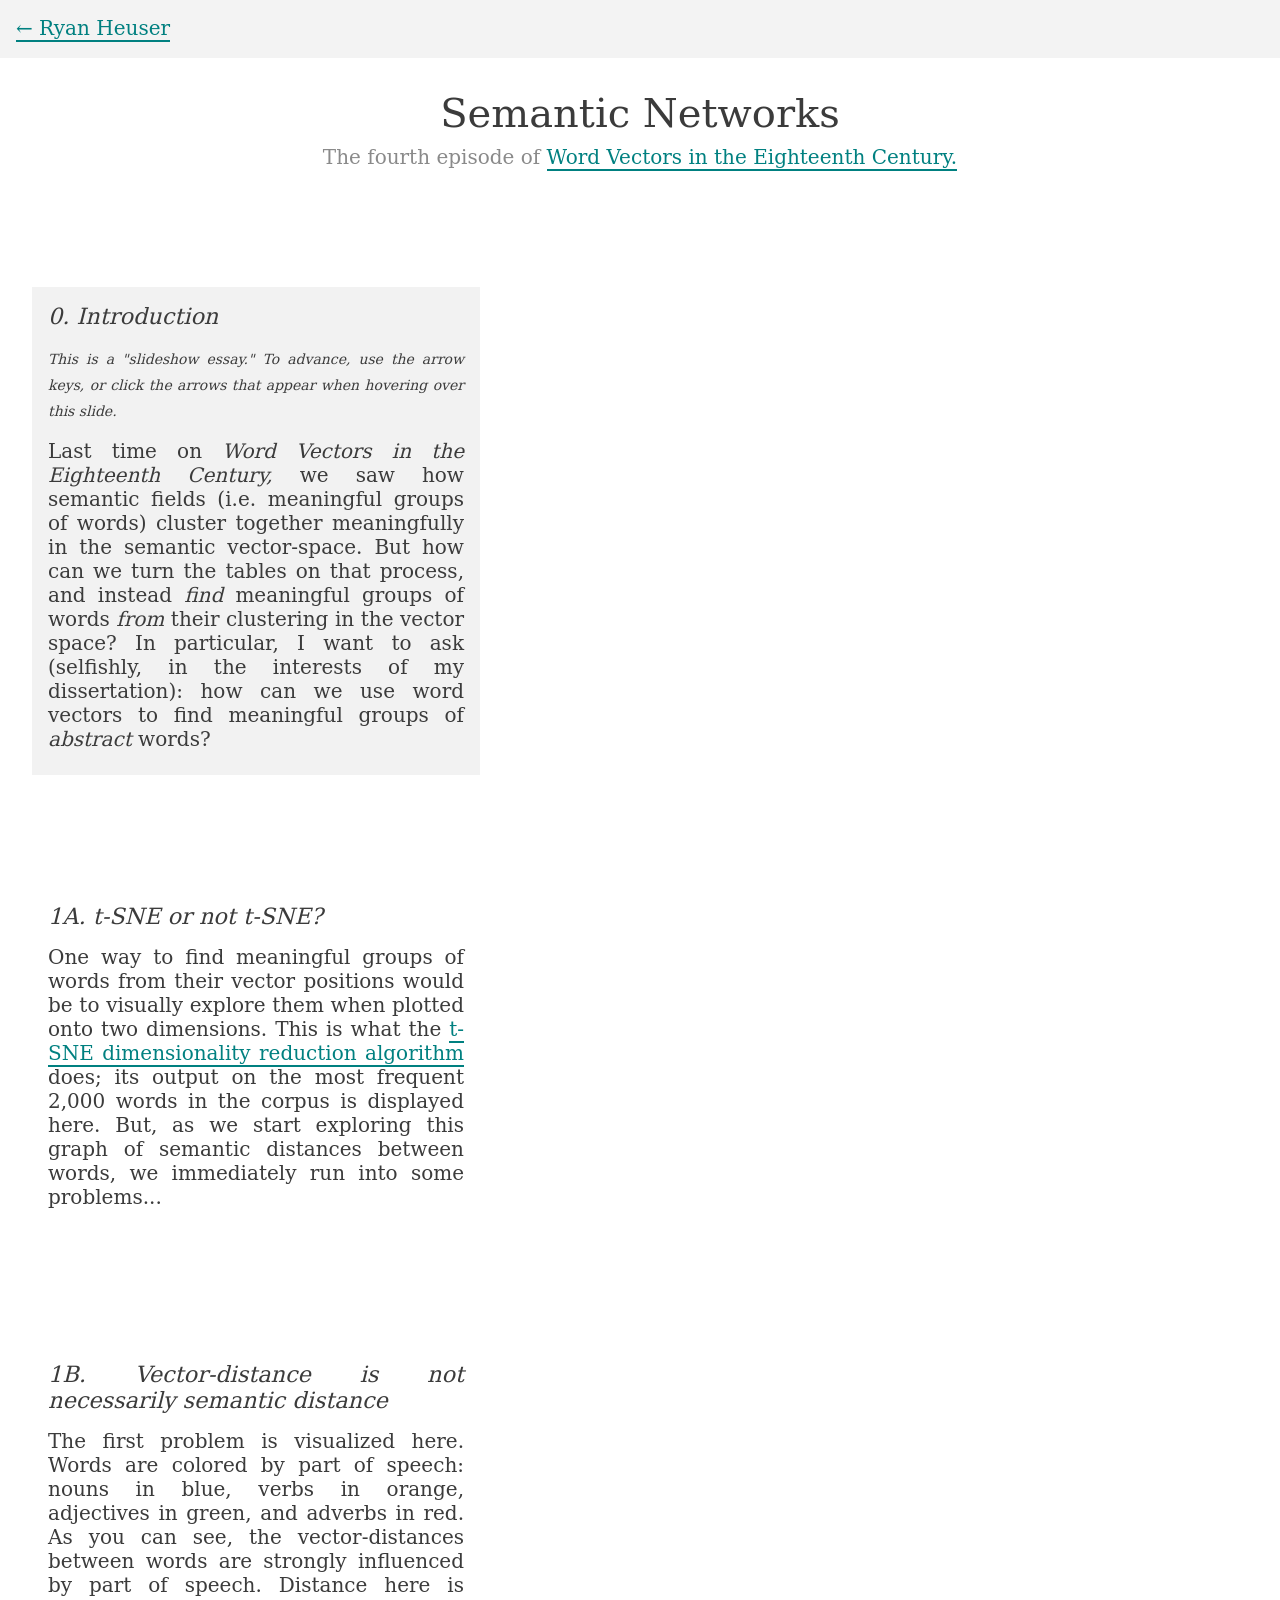
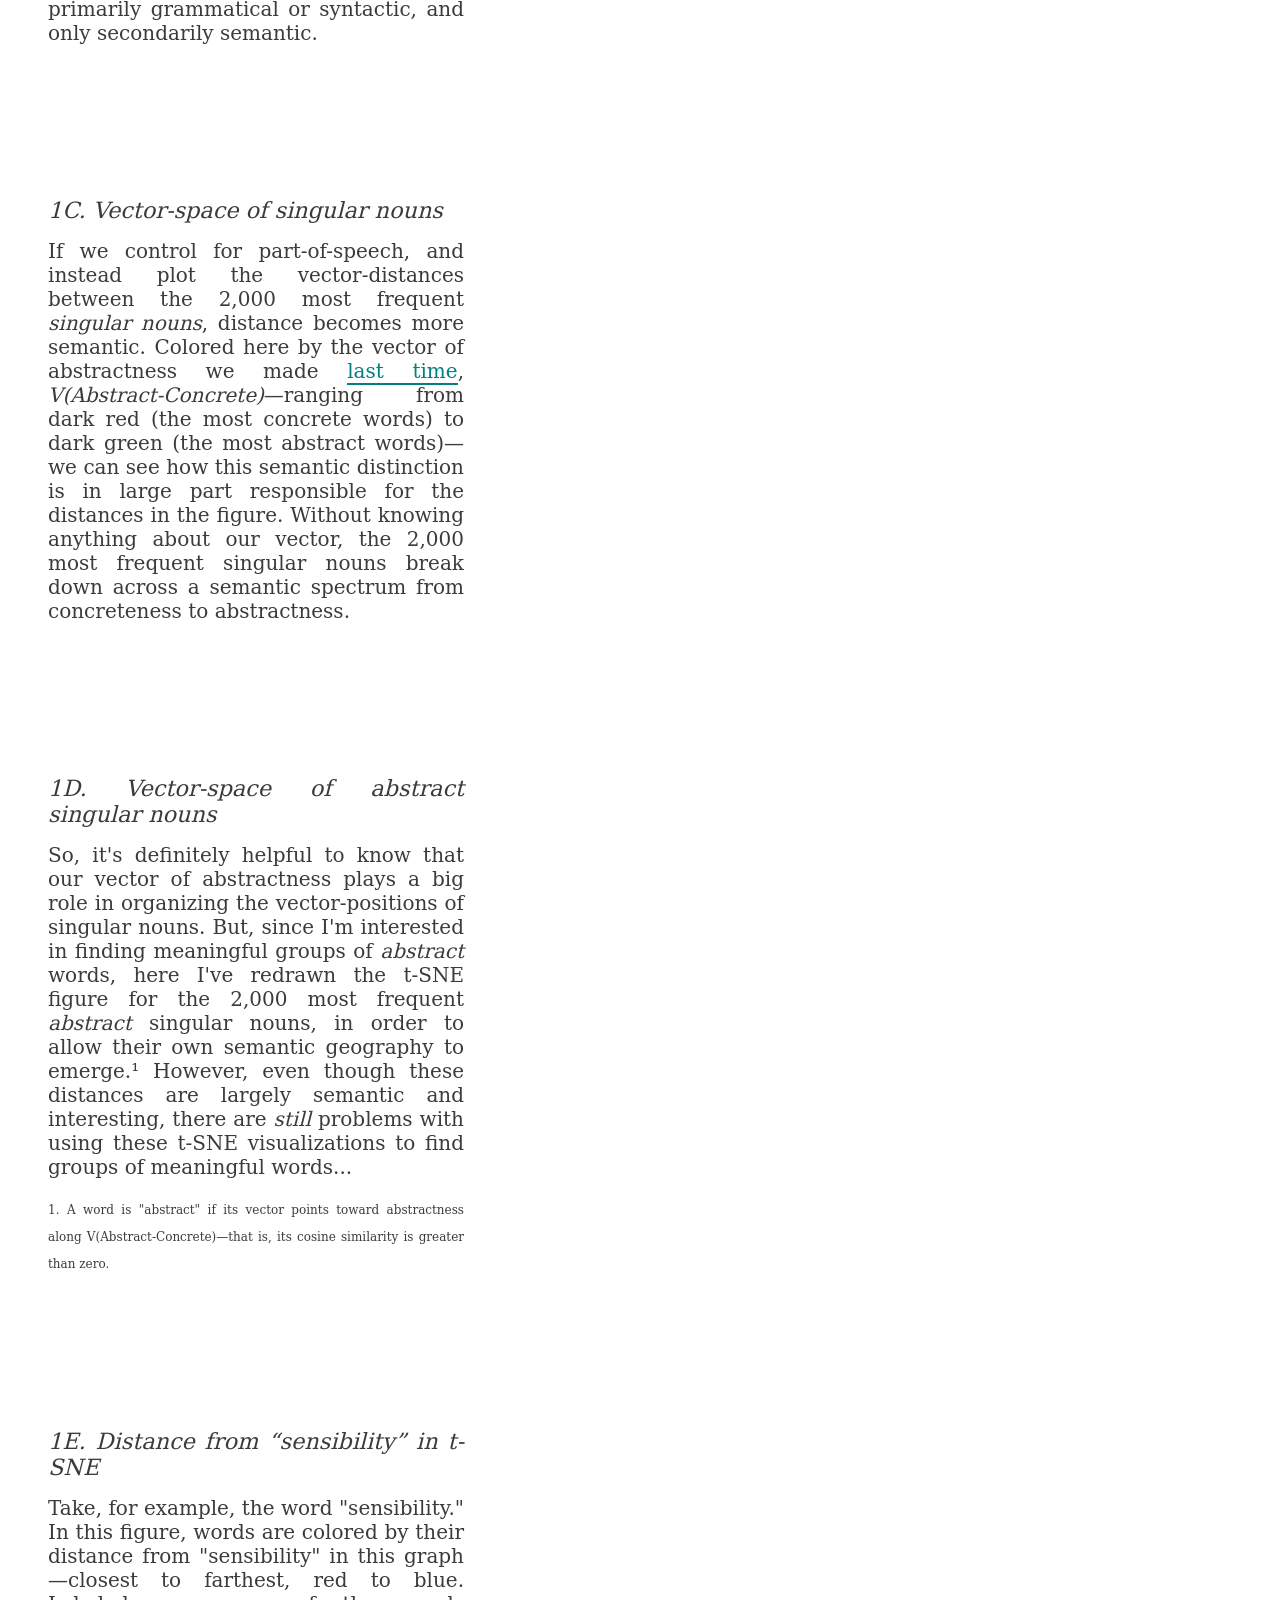
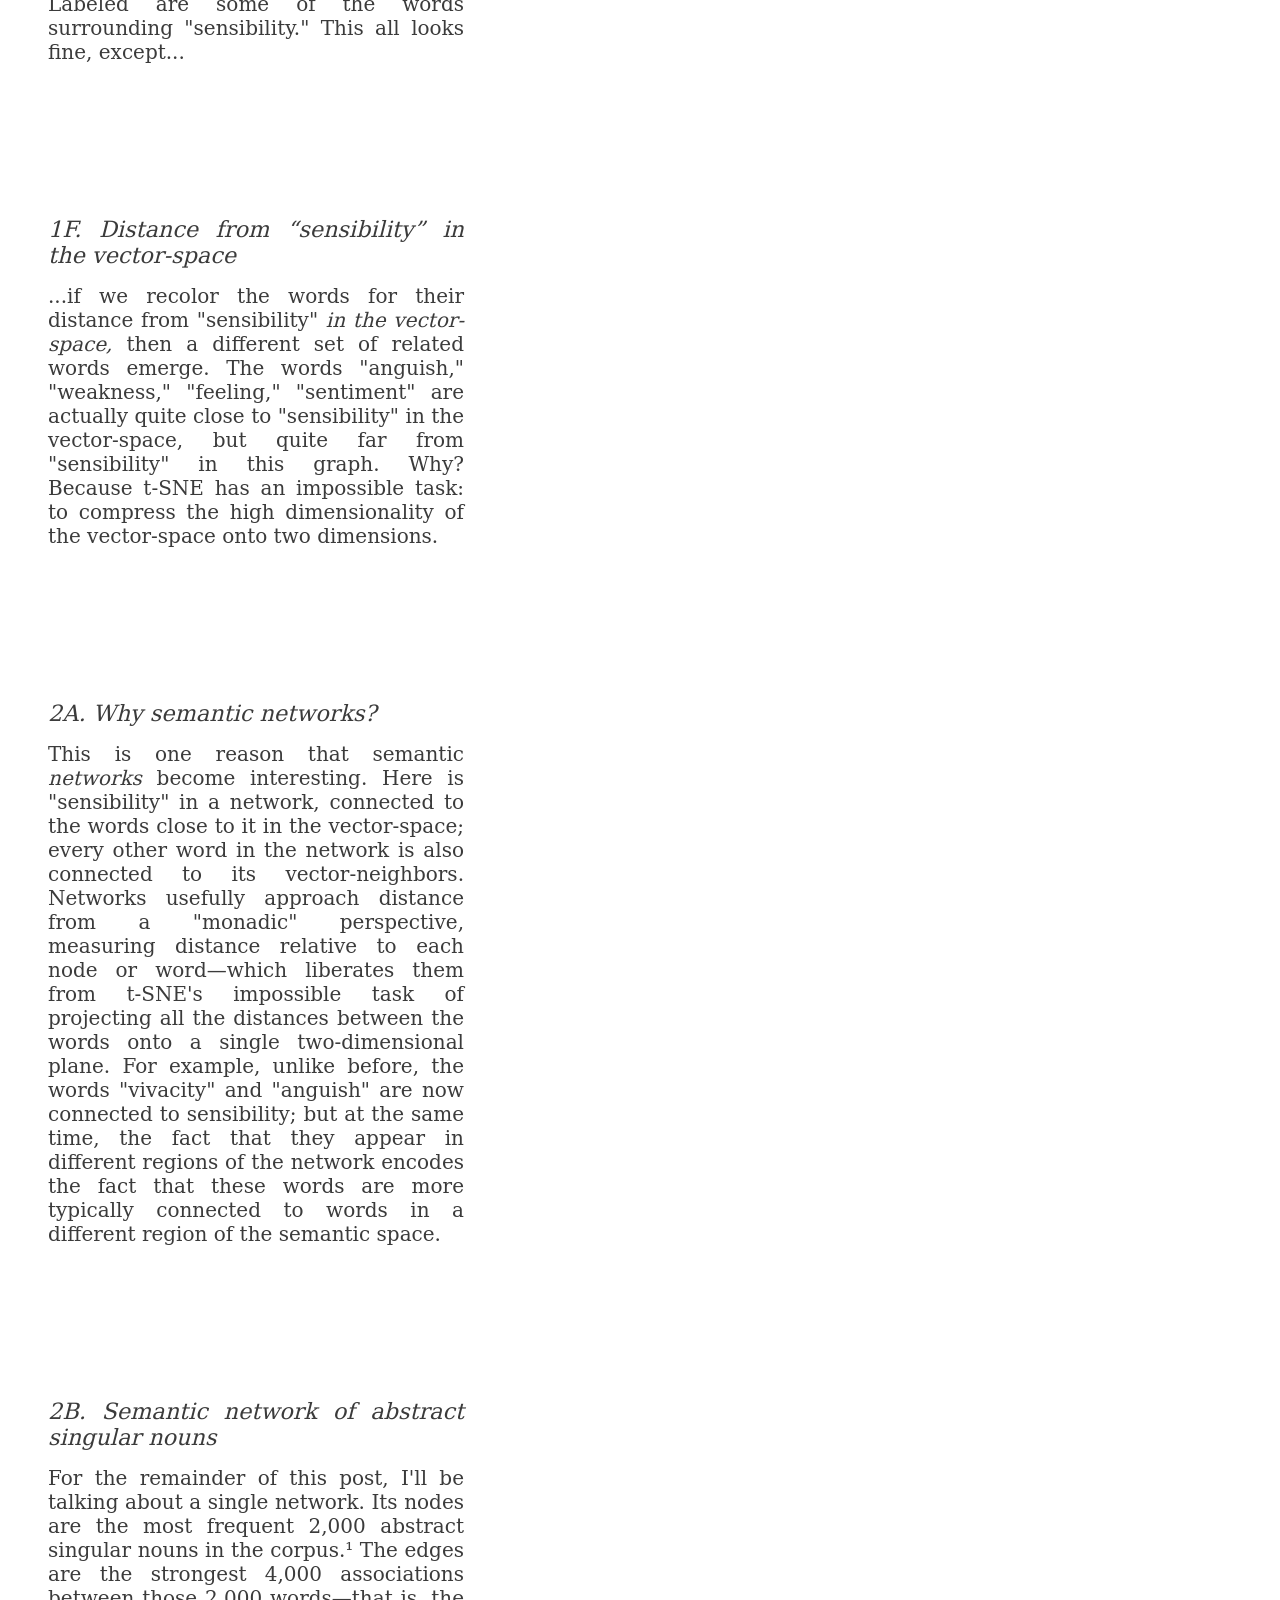
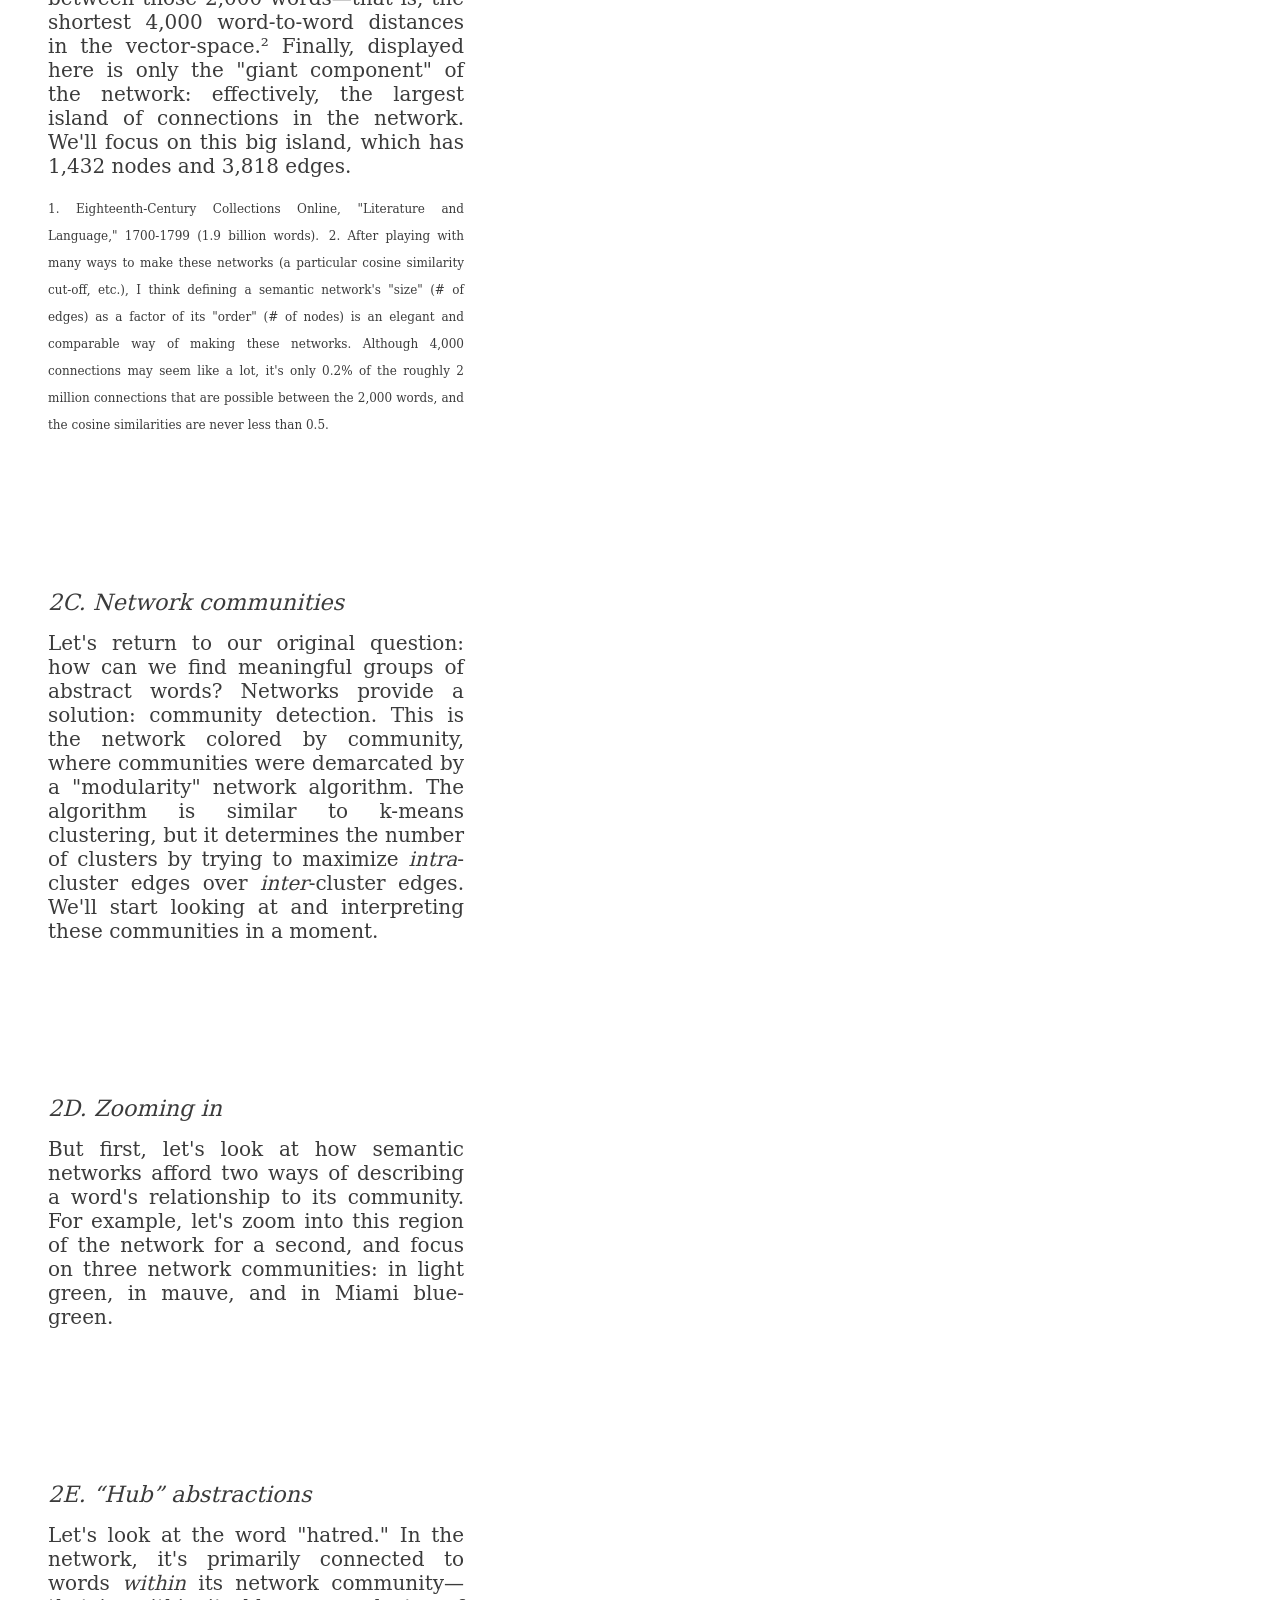
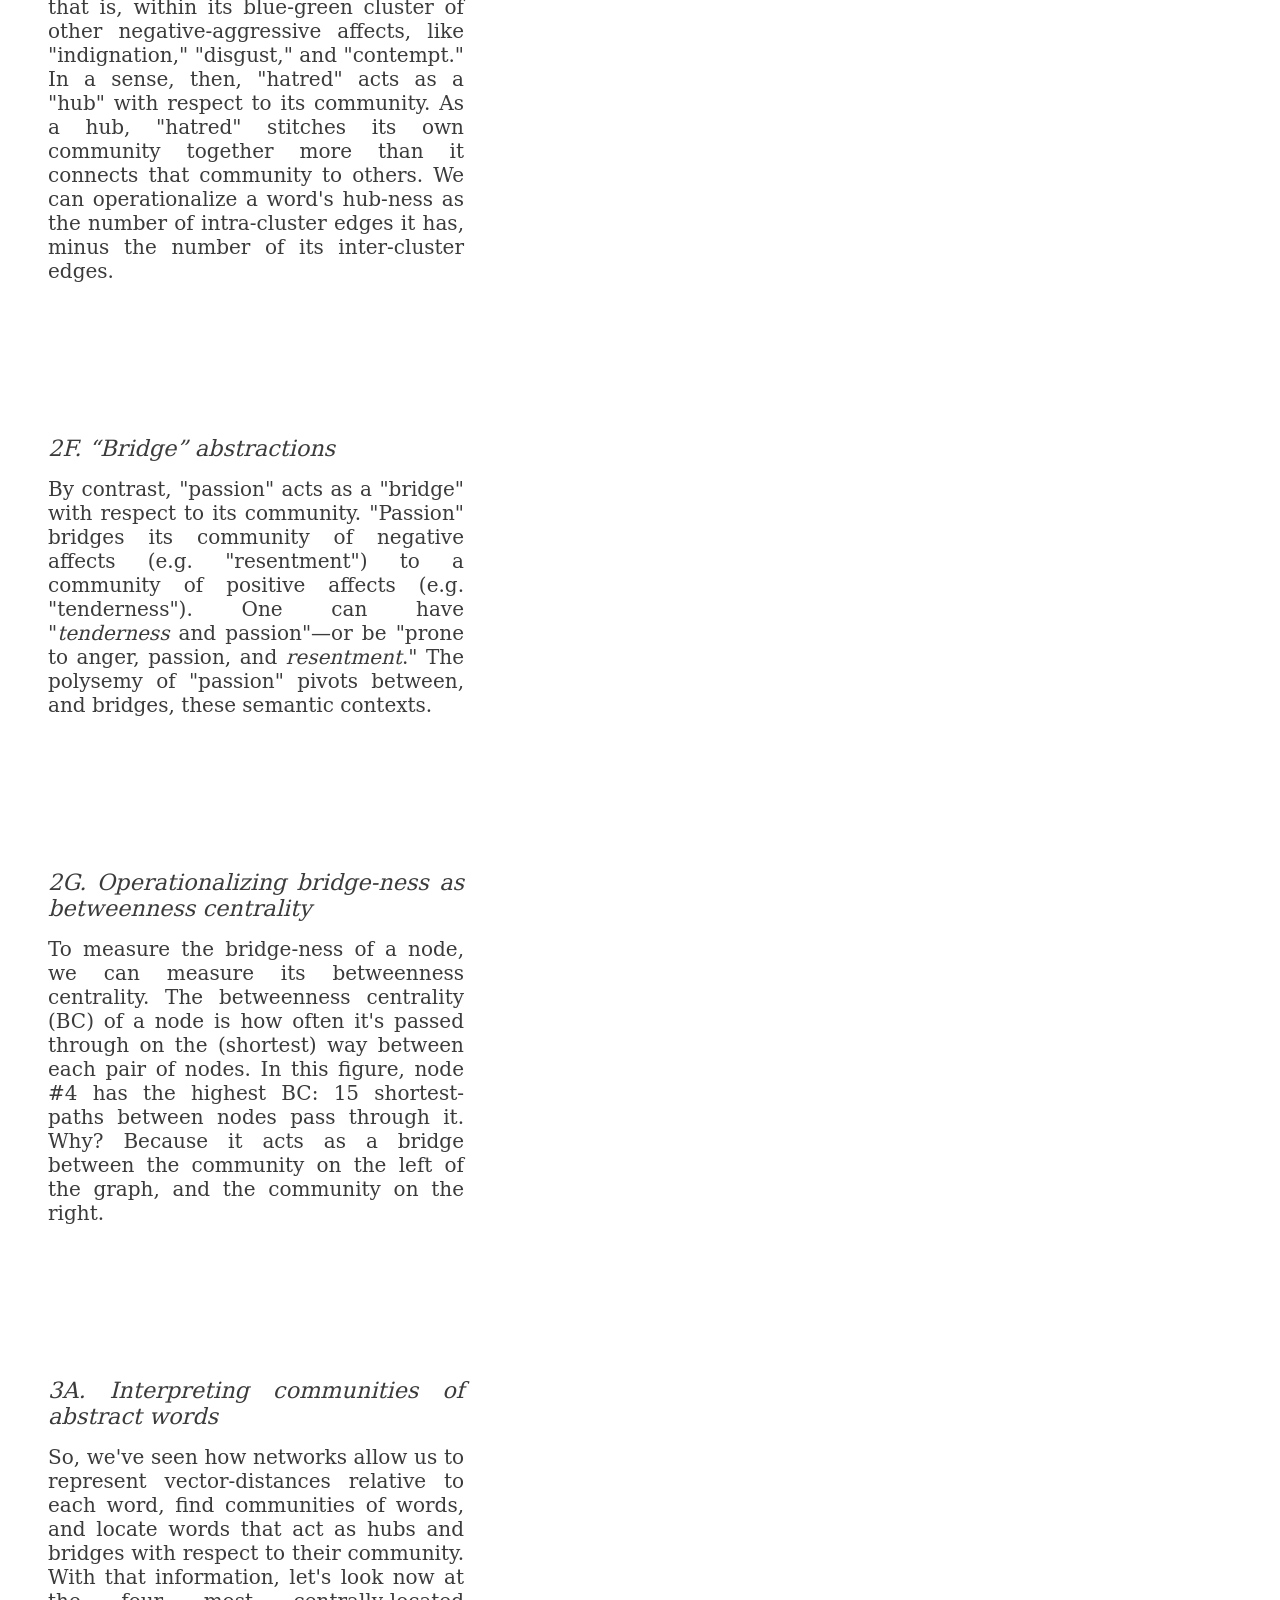
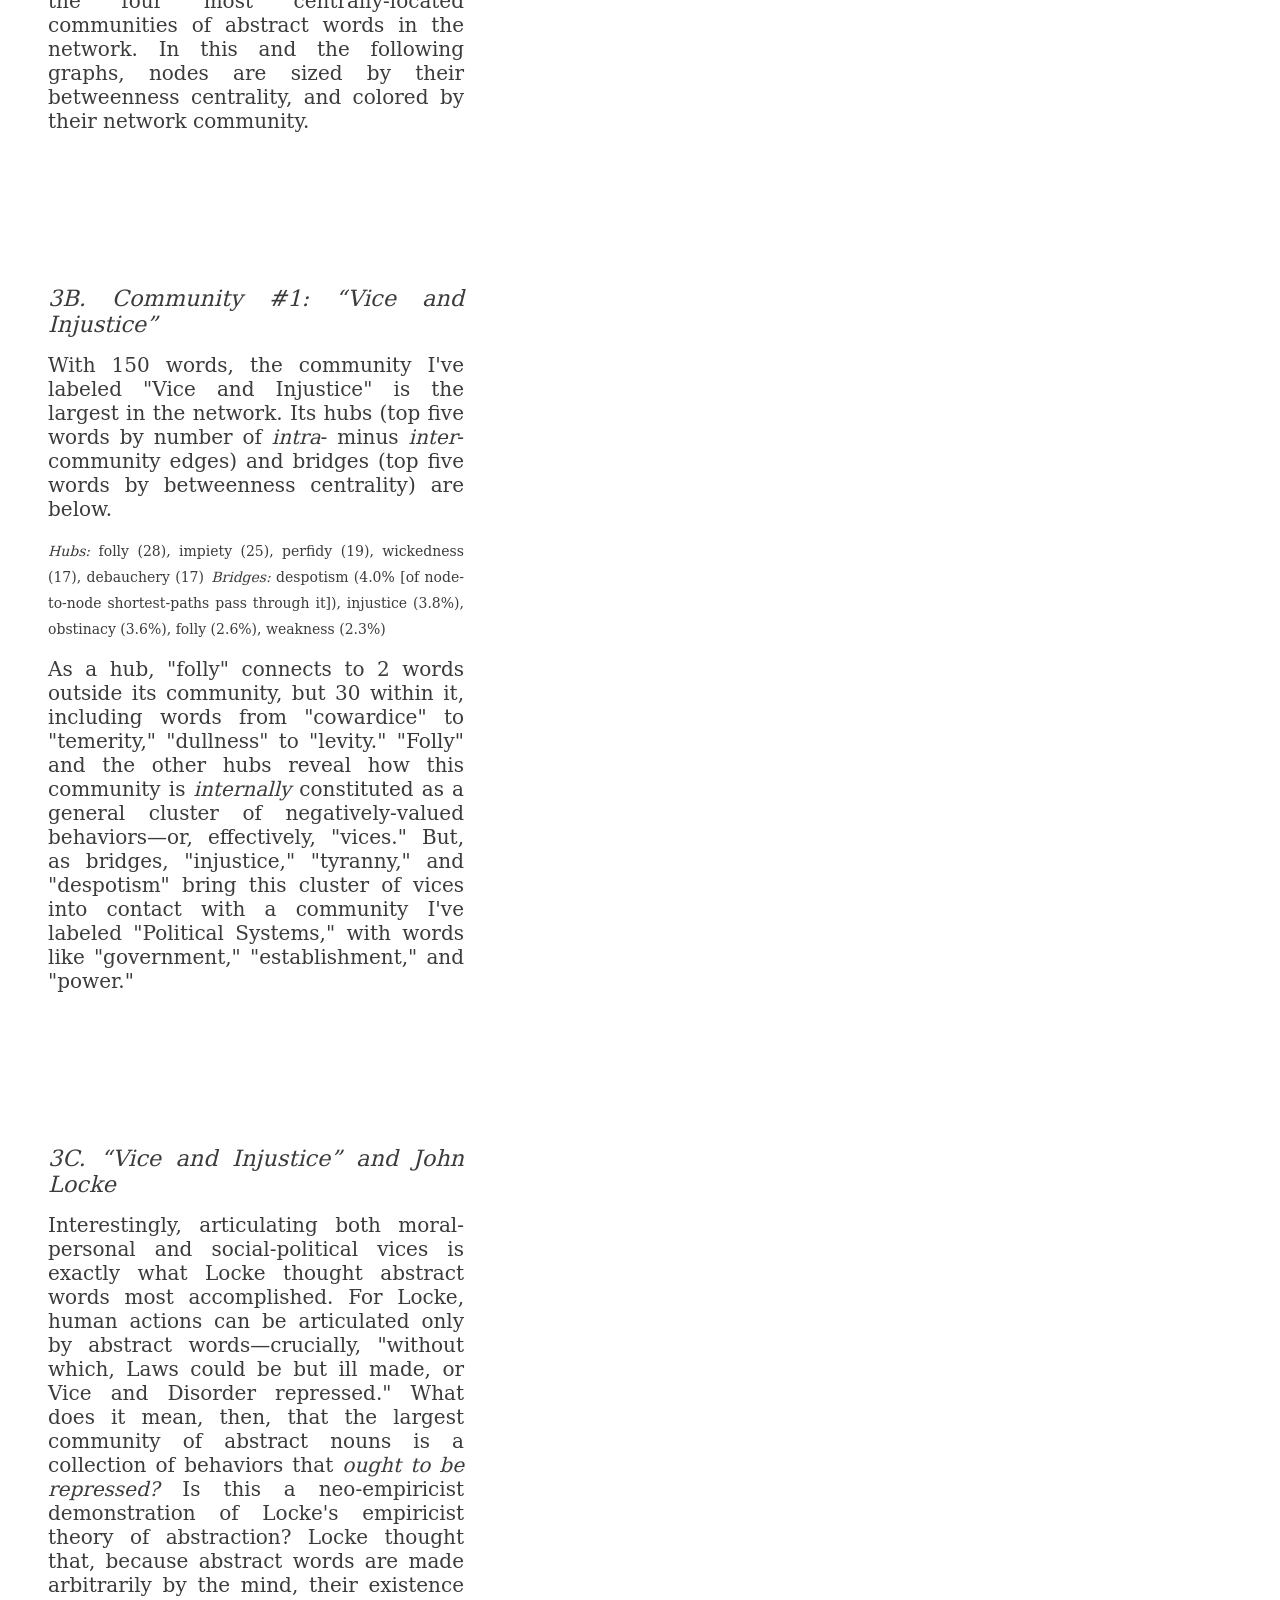
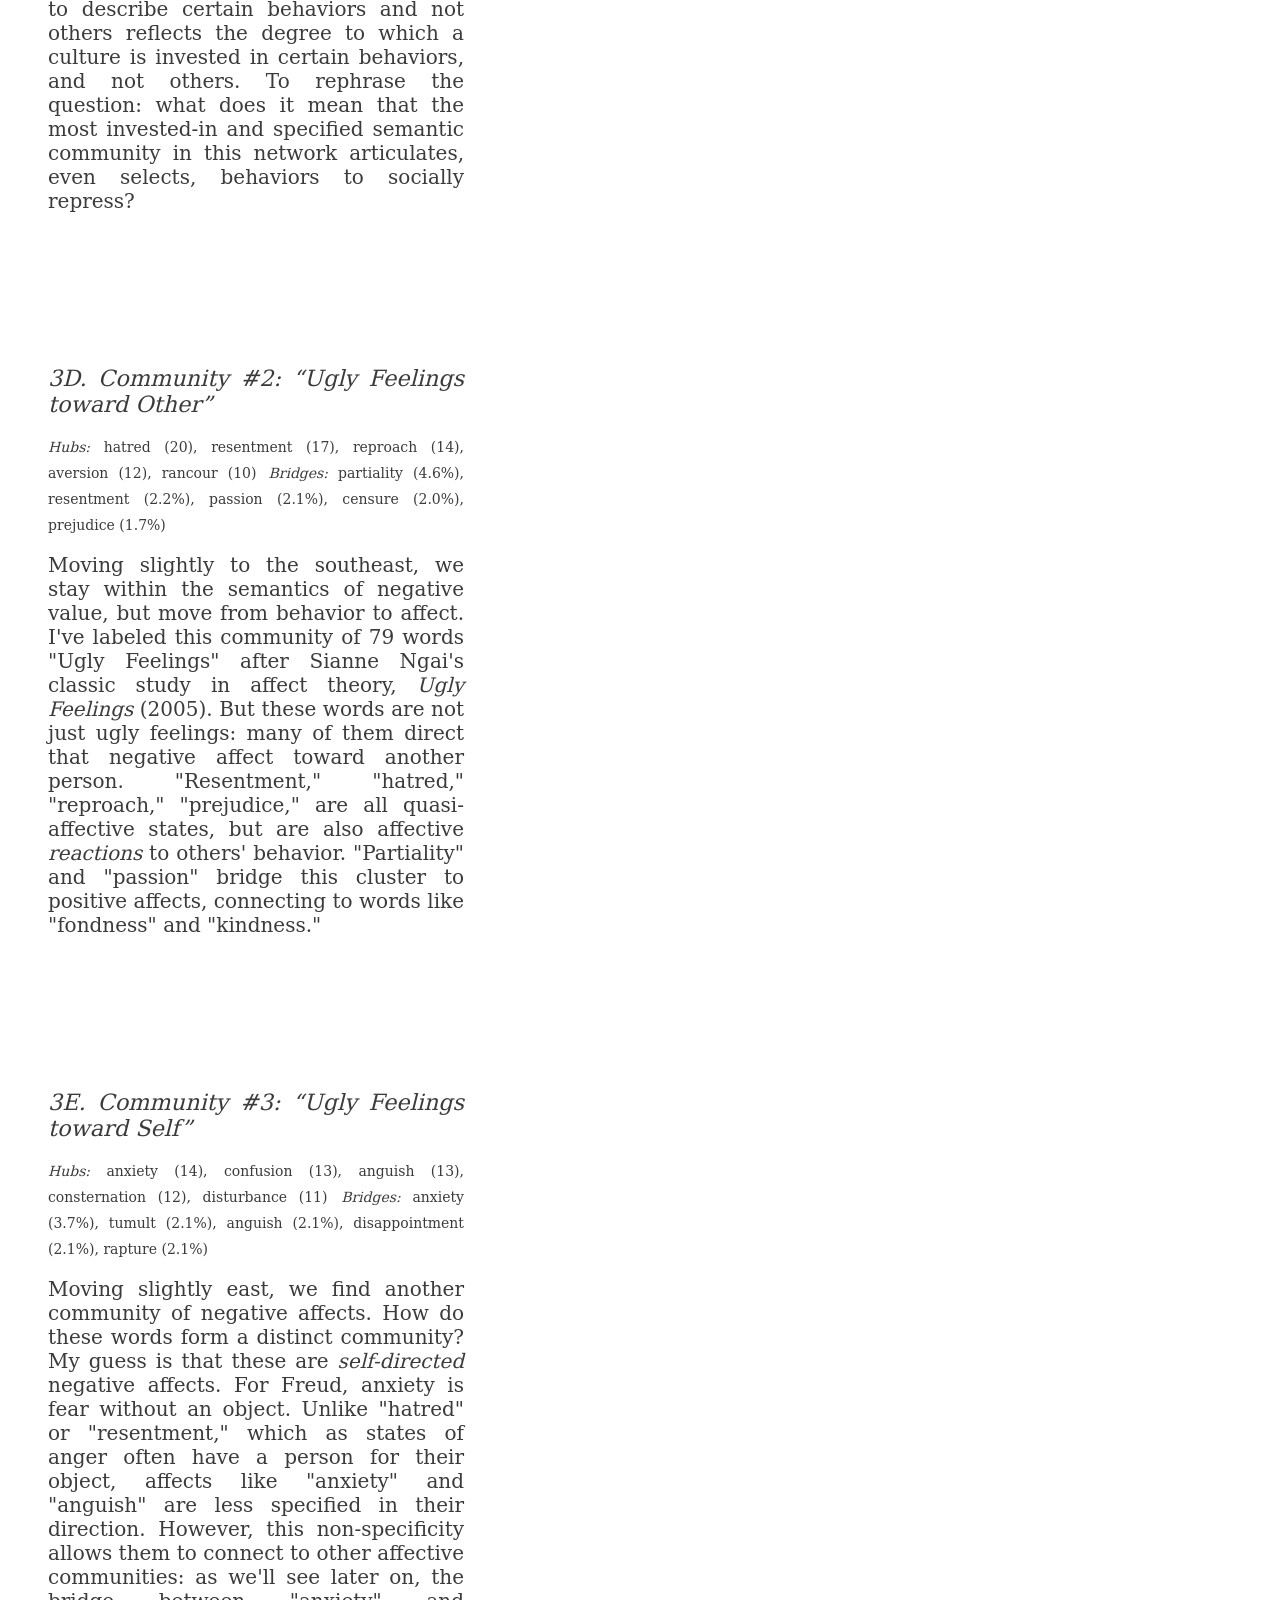
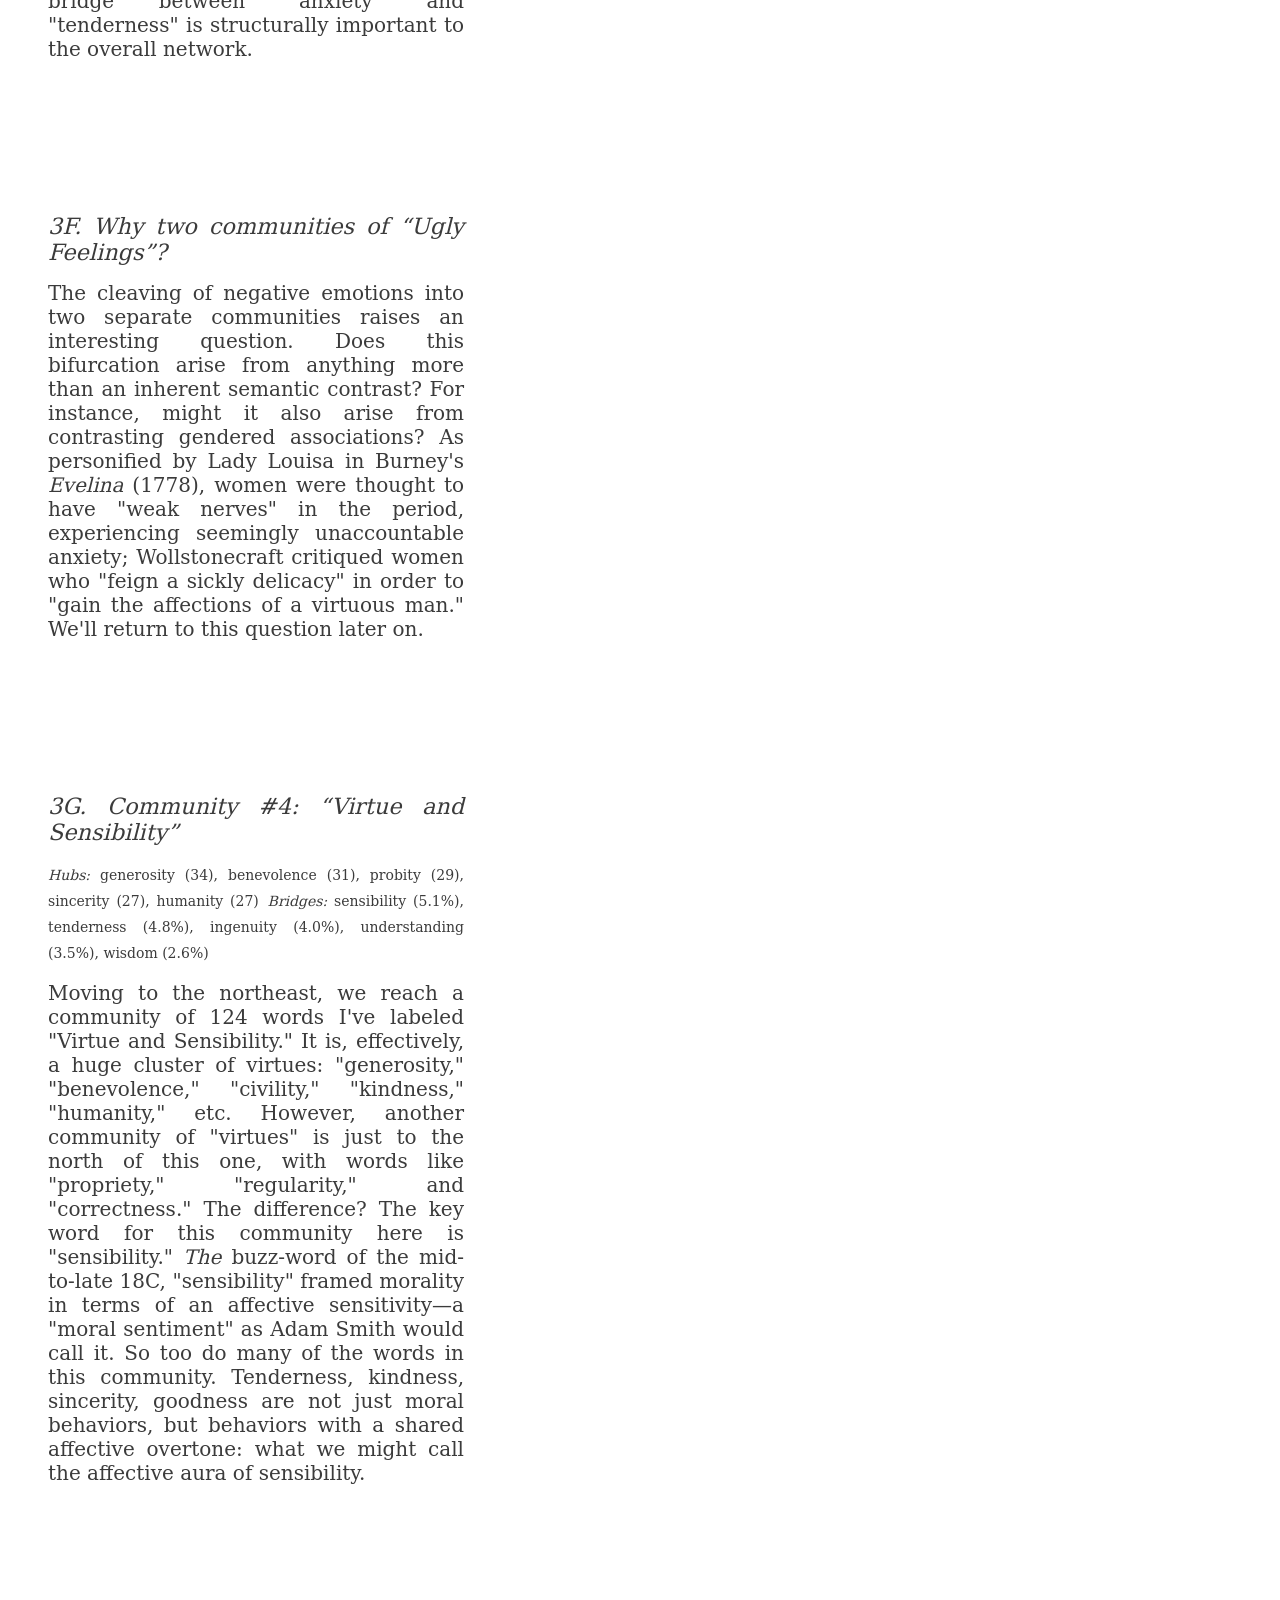
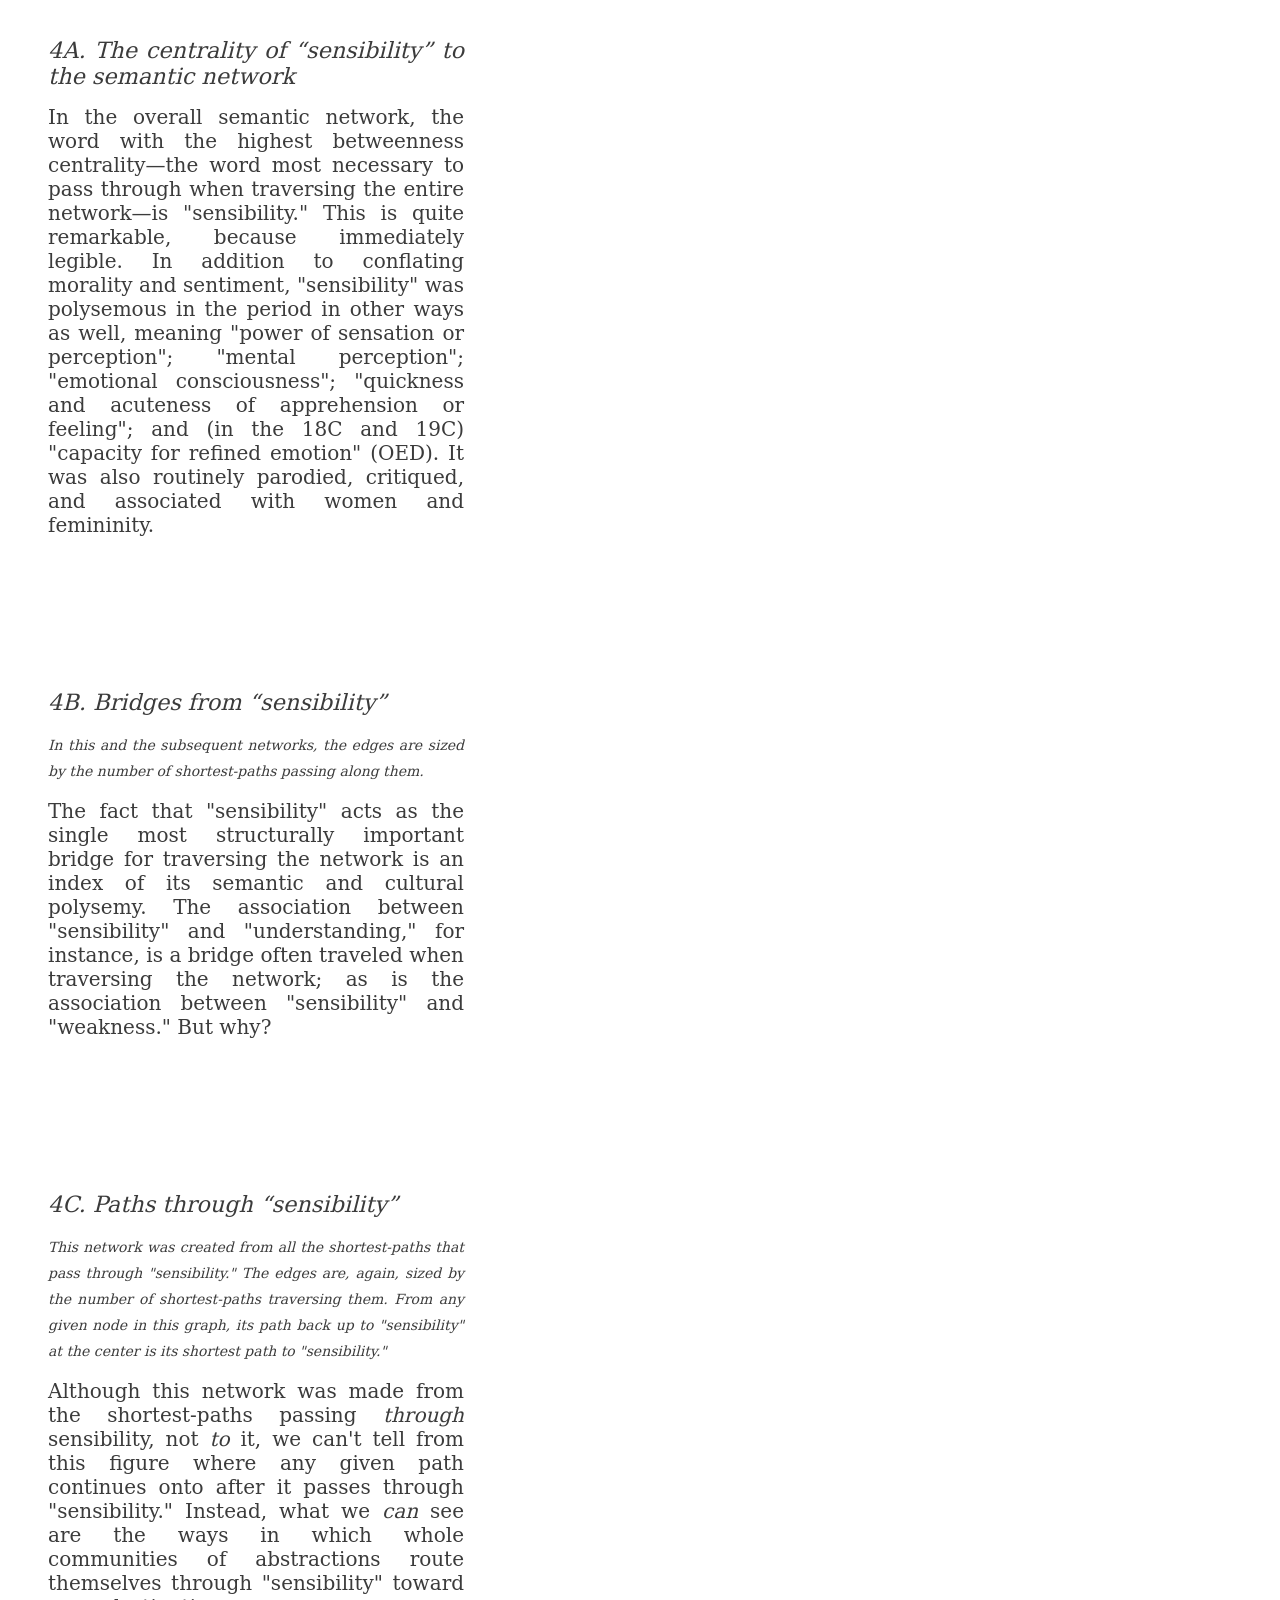
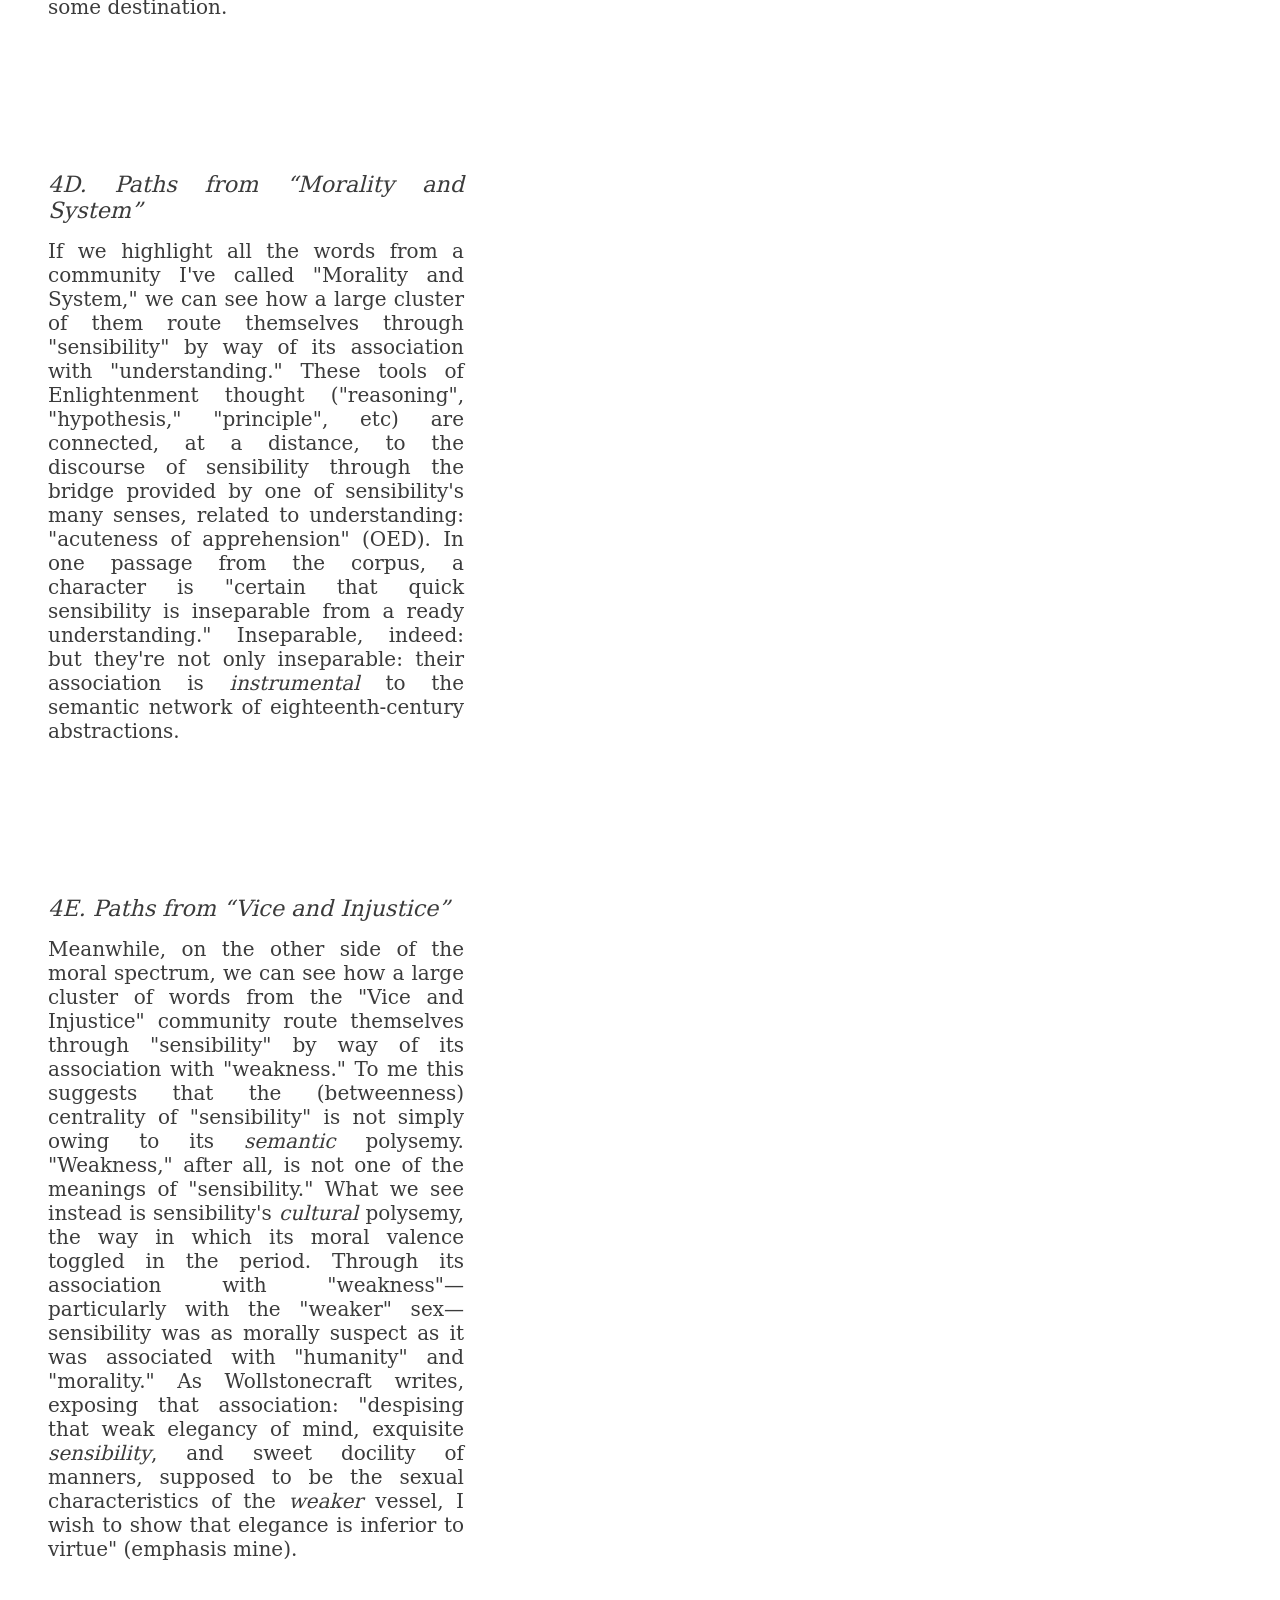
<file: word-vectors-4/index.html>
<!DOCTYPE html>
<html>
  <head>

    <!-- Global site tag (gtag.js) - Google Analytics -->
    <script async src="https://www.googletagmanager.com/gtag/js?id=UA-56798055-1"></script>
    <script>
      window.dataLayer = window.dataLayer || [];
      function gtag(){dataLayer.push(arguments);}
      gtag('js', new Date());

      gtag('config', 'UA-56798055-1');

      var SLIDES = ["slides/networkdiagram3.png", "slides/MFW20001.png", "slides/POS1.png", "slides/MFW-2000-Sing-Noun-by-AbsConc1.png", "slides/2000AbsNoun-2.png", "slides/Close-to-Sensibility-in-2D-2.png", "slides/Close-to-Sensibility-in-Vector3.png", "slides/networkdiagram-sensibility.png", "slides/newnet-global-uncolored.png", "slides/newnet-global-colored.png", "slides/region-overlay.png", "slides/hatred-overlay.png", "slides/passion-overlay4.png", "slides/BC_example_scores.png", "slides/global4.png", "slides/despotism4.png", "slides/despotism4-faded2.png", "slides/resentment4.png", "slides/anxiety4.png", "slides/anxiety-resentment2.png", "slides/sensibility4.png", "slides/gpath-global.png", "slides/gpath-sensibility.png", "slides/paths-sensibility-all.png", "slides/paths-sensibility-morality.png", "slides/paths-sensibility-weakness.png", "slides/gpath-anxiety.png", "slides/paths-anxiety-all2.png", "slides/paths-anxiety-tenderness.png", "slides/mfw2000-virtuevice.png", "slides/Screen-Shot-2016-09-25-at-10.08.09-AM.png", "slides/nexttime-ep4-2.png"];
    </script>


    <meta charset="utf-8" />
    <meta http-equiv="X-UA-Compatible" content="IE=edge" />
    <title>Abstraction: A Literary History</title>
    <meta name="description" content="Scrollama: Sticky Side Example" />
    <meta name="viewport" content="width=device-width, initial-scale=1" />
    <link rel="stylesheet" href="/assets/story.css" />
    <style>
	
    </style>
  </head>

  <body>
<main>
  <nav>
    <a href="/">← Ryan Heuser</a>
  </nav>


    <main>
      <section id="intro">
        <h1 class="intro__hed">Semantic Networks</h1>
        <p class="intro__dek">
          The fourth episode of <a href="/word-vectors">Word Vectors in the Eighteenth Century.</a>
        </p>
      </section>

      <section id="scrolly">
        <article>
            <div class="step" data-step="1">
                <div class="item_title">0. Introduction</div>
                <p class="item_content"><excerpt:encoded><span style="font-size: 14px"><em>This is a "slideshow essay." To advance, use the arrow keys, or click the arrows that appear when hovering over this slide.</em></span>
<p class="p1">Last time on <i>Word Vectors in the Eighteenth Century, </i>we saw how semantic fields (i.e.<i> </i>meaningful groups of words) cluster together meaningfully in the semantic vector-space. But how can we turn the tables on that process, and instead <i>find </i>meaningful groups of words <i>from </i>their clustering in the vector space? In particular, I want to ask (selfishly, in the interests of my dissertation): how can we use word vectors to find meaningful groups of <i>abstract </i>words?</p></excerpt:encoded></p>
            </div>
        


            <div class="step" data-step="2">
                <div class="item_title">1A. t-SNE or not t-SNE?</div>
                <p class="item_content"><excerpt:encoded>One way to find meaningful groups of words from their vector positions would be to visually explore them when plotted onto two dimensions. This is what the <a href="https://en.wikipedia.org/wiki/T-distributed_stochastic_neighbor_embedding"><span class="s1">t-SNE dimensionality reduction algorithm</span></a> does; its output on the most frequent 2,000 words in the corpus is displayed here. But, as we start exploring this graph of semantic distances between words, we immediately run into some problems...</excerpt:encoded></p>
            </div>
        


            <div class="step" data-step="3">
                <div class="item_title">1B. Vector-distance is not necessarily semantic distance</div>
                <p class="item_content"><excerpt:encoded>The first problem is visualized here. Words are colored by part of speech: nouns in blue, verbs in orange, adjectives in green, and adverbs in red. As you can see, the vector-distances between words are strongly influenced by part of speech. Distance here is primarily grammatical or syntactic, and only secondarily semantic.</excerpt:encoded></p>
            </div>
        


            <div class="step" data-step="4">
                <div class="item_title">1C. Vector-space of singular nouns</div>
                <p class="item_content"><excerpt:encoded>If we control for part-of-speech, and instead plot the vector-distances between the 2,000 most frequent <i>singular nouns</i>, distance becomes more semantic. Colored here by the vector of abstractness we made <a href="http://ryanheuser.org/word-vectors-3/" target="_blank">last time</a>, <i>V(Abstract-Concrete)</i>—ranging from dark red (the most concrete words) to dark green (the most abstract words)—we can see how this semantic distinction is in large part responsible for the distances in the figure. Without knowing anything about our vector, the 2,000 most frequent singular nouns break down across a semantic spectrum from concreteness to abstractness.</excerpt:encoded></p>
            </div>
        


            <div class="step" data-step="5">
                <div class="item_title">1D. Vector-space of abstract singular nouns</div>
                <p class="item_content"><excerpt:encoded>So, it's definitely helpful to know that our vector of abstractness plays a big role in organizing the vector-positions of singular nouns. But, since I'm interested in finding meaningful groups of <i>abstract </i>words, here I've redrawn the t-SNE figure for the 2,000 most frequent <i>abstract </i>singular nouns, in order to allow their own semantic geography to emerge.¹ However, even though these distances are largely semantic and interesting, there are <i>still </i>problems with using these t-SNE visualizations to find groups of meaningful words...
<p class="p1"><span style="font-size: 12px">1. A word is "abstract" if its vector points toward abstractness along V(Abstract-Concrete)—that is, its cosine similarity is greater than zero.</span></p></excerpt:encoded></p>
            </div>
        


            <div class="step" data-step="6">
                <div class="item_title">1E. Distance from “sensibility” in t-SNE</div>
                <p class="item_content"><excerpt:encoded>Take, for example, the word "sensibility." In this figure, words are colored by their distance from "sensibility" in this graph—closest to farthest, red to blue. Labeled are some of the words surrounding "sensibility." This all looks fine, except...</excerpt:encoded></p>
            </div>
        


            <div class="step" data-step="7">
                <div class="item_title">1F. Distance from “sensibility” in the vector-space</div>
                <p class="item_content"><excerpt:encoded>...if we recolor the words for their distance from "sensibility" <i>in the vector-space, </i>then a different set of related words emerge. The words "anguish," "weakness," "feeling," "sentiment" are actually quite close to "sensibility" in the vector-space, but quite far from "sensibility" in this graph. Why? Because t-SNE has an impossible task: to compress the high dimensionality of the vector-space onto two dimensions.</excerpt:encoded></p>
            </div>
        


            <div class="step" data-step="8">
                <div class="item_title">2A. Why semantic networks?</div>
                <p class="item_content"><excerpt:encoded>This is one reason that semantic <i>networks </i>become interesting. Here is "sensibility" in a network, connected to the words close to it in the vector-space; every other word in the network is also connected to its vector-neighbors. Networks usefully approach distance from a "monadic" perspective, measuring distance relative to each node or word—which liberates them from t-SNE's impossible task of projecting all the distances between the words onto a single two-dimensional plane. For example, unlike before, the words "vivacity" and "anguish" are now connected to sensibility; but at the same time, the fact that they appear in different regions of the network encodes the fact that these words are more typically connected to words in a different region of the semantic space.</excerpt:encoded></p>
            </div>
        


            <div class="step" data-step="9">
                <div class="item_title">2B. Semantic network of abstract singular nouns</div>
                <p class="item_content"><excerpt:encoded>For the remainder of this post, I'll be talking about a single network. Its nodes are the most frequent 2,000 abstract singular nouns in the corpus.¹ The edges are the strongest 4,000 associations between those 2,000 words—that is, the shortest 4,000 word-to-word distances in the vector-space.² Finally, displayed here is only the "giant component" of the network: effectively, the largest island of connections in the network. We'll focus on this big island, which has 1,432 nodes and 3,818 edges.
<p class="p1"><span style="font-size: 12px">1. Eighteenth-Century Collections Online, "Literature and Language," 1700-1799 (1.9 billion words).</span>
<span style="font-size: 12px">2. After playing with many ways to make these networks (a particular cosine similarity cut-off, etc.), I think defining a semantic network's "size" (# of edges) as a factor of its "order" (# of nodes) is an elegant and comparable way of making these networks. Although 4,000 connections may seem like a lot, it's only 0.2% of the roughly 2 million connections that are possible between the 2,000 words, and the cosine similarities are never less than 0.5. </span></p></excerpt:encoded></p>
            </div>
        


            <div class="step" data-step="10">
                <div class="item_title">2C. Network communities</div>
                <p class="item_content"><excerpt:encoded>Let's return to our original question: how can we find meaningful groups of abstract words? Networks provide a solution: community detection. This is the network colored by community, where communities were demarcated by a "modularity" network algorithm. The algorithm is similar to k-means clustering, but it determines the number of clusters by trying to maximize <i>intra</i>-cluster edges over <i>inter</i>-cluster edges. We'll start looking at and interpreting these communities in a moment.</excerpt:encoded></p>
            </div>
        


            <div class="step" data-step="11">
                <div class="item_title">2D. Zooming in</div>
                <p class="item_content"><excerpt:encoded>But first, let's look at how semantic networks afford two ways of describing a word's relationship to its community. For example, let's zoom into this region of the network for a second, and focus on three network communities: in light green, in mauve, and in Miami blue-green.</excerpt:encoded></p>
            </div>
        


            <div class="step" data-step="12">
                <div class="item_title">2E. “Hub” abstractions</div>
                <p class="item_content"><excerpt:encoded>Let's look at the word "hatred." In the network, it's primarily connected to words <i>within </i>its network community—that is, within its blue-green cluster of other negative-aggressive affects, like "indignation," "disgust," and "contempt." In a sense, then, "hatred" acts as a "hub" with respect to its community. As a hub, "hatred" stitches its own community together more than it connects that community to others. We can operationalize a word's hub-ness as the number of intra-cluster edges it has, minus the number of its inter-cluster edges.</excerpt:encoded></p>
            </div>
        


            <div class="step" data-step="13">
                <div class="item_title">2F. “Bridge” abstractions</div>
                <p class="item_content"><excerpt:encoded>By contrast, "passion" acts as a "bridge" with respect to its community. "Passion" bridges its community of negative affects (e.g. "resentment") to a community of positive affects (e.g. "tenderness"). One can have "<i>tenderness</i> and passion"—or be "prone to anger, passion, and <i>resentment</i>." The polysemy of "passion" pivots between, and bridges, these semantic contexts.</excerpt:encoded></p>
            </div>
        


            <div class="step" data-step="14">
                <div class="item_title">2G. Operationalizing bridge-ness as betweenness centrality</div>
                <p class="item_content"><excerpt:encoded>To measure the bridge-ness of a node, we can measure its betweenness centrality. The betweenness centrality (BC) of a node is how often it's passed through on the (shortest) way between each pair of nodes. In this figure, node #4 has the highest BC: 15 shortest-paths between nodes pass through it. Why? Because it acts as a bridge between the community on the left of the graph, and the community on the right.</excerpt:encoded></p>
            </div>
        


            <div class="step" data-step="15">
                <div class="item_title">3A. Interpreting communities of abstract words</div>
                <p class="item_content"><excerpt:encoded>So, we've seen how networks allow us to represent vector-distances relative to each word, find communities of words, and locate words that act as hubs and bridges with respect to their community. With that information, let's look now at the four most centrally-located communities of abstract words in the network. In this and the following graphs, nodes are sized by their betweenness centrality, and colored by their network community.</excerpt:encoded></p>
            </div>
        


            <div class="step" data-step="16">
                <div class="item_title">3B. Community #1: “Vice and Injustice”</div>
                <p class="item_content"><excerpt:encoded>With 150 words, the community I've labeled "Vice and Injustice" is the largest in the network. Its hubs (top five words by number of <i>intra</i>- minus <i>inter</i>-community edges) and bridges (top five words by betweenness centrality) are below.
<p class="p1"><span style="font-size: 14px"><i>Hubs:</i> folly (28), impiety (25), perfidy (19), wickedness (17), debauchery (17)</span>
<span style="font-size: 14px"><i>Bridges:</i> despotism (4.0% [of node-to-node shortest-paths pass through it]), injustice (3.8%), obstinacy (3.6%), folly (2.6%), weakness (2.3%)</span></p>
<p class="p1">As a hub, "folly" connects to 2 words outside its community, but 30 within it, including words from "cowardice" to "temerity," "dullness" to "levity." "Folly" and the other hubs reveal how this community is <i>internally</i> constituted as a general cluster of negatively-valued behaviors—or, effectively, "vices." But, as bridges, "injustice," "tyranny," and "despotism" bring this cluster of vices into contact with a community I've labeled "Political Systems," with words like "government," "establishment," and "power."</p></excerpt:encoded></p>
            </div>
        


            <div class="step" data-step="17">
                <div class="item_title">3C. “Vice and Injustice” and John Locke</div>
                <p class="item_content"><excerpt:encoded>Interestingly, articulating both moral-personal and social-political vices is exactly what Locke thought abstract words most accomplished. For Locke, human actions can be articulated only by abstract words—crucially, "without which, Laws could be but ill made, or Vice and Disorder repressed." What does it mean, then, that the largest community of abstract nouns is a collection of behaviors that <i>ought to be repressed?</i> Is this a neo-empiricist demonstration of Locke's empiricist theory of abstraction? Locke thought that, because abstract words are made arbitrarily by the mind, their existence to describe certain behaviors and not others reflects the degree to which a culture is invested in certain behaviors, and not others. To rephrase the question: what does it mean that the most invested-in and specified semantic community in this network articulates, even selects, behaviors to socially repress?</excerpt:encoded></p>
            </div>
        


            <div class="step" data-step="18">
                <div class="item_title">3D. Community #2: “Ugly Feelings toward Other”</div>
                <p class="item_content"><excerpt:encoded><span style="font-size: 14px"><i>Hubs: </i>hatred (20), resentment (17), reproach (14), aversion (12), rancour (10)</span>
<span style="font-size: 14px"><i>Bridges: </i>partiality (4.6%), resentment (2.2%), passion (2.1%), censure (2.0%), prejudice (1.7%)</span>
<p class="p1">Moving slightly to the southeast, we stay within the semantics of negative value, but move from behavior to affect. I've labeled this community of 79 words "Ugly Feelings" after Sianne Ngai's classic study in affect theory, <i>Ugly Feelings</i> (2005). But these words are not just ugly feelings: many of them direct that negative affect toward another person. "Resentment," "hatred," "reproach," "prejudice," are all quasi-affective states, but are also affective <i>reactions</i> to others' behavior. "Partiality" and "passion" bridge this cluster to positive affects, connecting to words like "fondness" and "kindness."</p></excerpt:encoded></p>
            </div>
        


            <div class="step" data-step="19">
                <div class="item_title">3E. Community #3: “Ugly Feelings toward Self”</div>
                <p class="item_content"><excerpt:encoded><span style="font-size: 14px"><i>Hubs: </i>anxiety (14), confusion (13), anguish (13), consternation (12), disturbance (11)</span>
<span style="font-size: 14px"><i>Bridges: </i>anxiety (3.7%), tumult (2.1%), anguish (2.1%), disappointment (2.1%), rapture (2.1%)</span>
<p class="p1">Moving slightly east, we find another community of negative affects. How do these words form a distinct community? My guess is that these are <i>self-directed </i>negative affects. For Freud, anxiety is fear without an object. Unlike "hatred" or "resentment," which as states of anger often have a person for their object, affects like "anxiety" and "anguish" are less specified in their direction. However, this non-specificity allows them to connect to other affective communities: as we'll see later on, the bridge between "anxiety" and "tenderness" is structurally important to the overall network.</p></excerpt:encoded></p>
            </div>
        


            <div class="step" data-step="20">
                <div class="item_title">3F. Why two communities of “Ugly Feelings”?</div>
                <p class="item_content"><excerpt:encoded>The cleaving of negative emotions into two separate communities raises an interesting question. Does this bifurcation arise from anything more than an inherent semantic contrast? For instance, might it also arise from contrasting gendered associations? As personified by Lady Louisa in Burney's <i>Evelina </i>(1778), women were thought to have "weak nerves" in the period, experiencing seemingly unaccountable anxiety; Wollstonecraft critiqued women who "feign a sickly delicacy" in order to "gain the affections of a virtuous man." We'll return to this question later on.</excerpt:encoded></p>
            </div>
        


            <div class="step" data-step="21">
                <div class="item_title">3G. Community #4: “Virtue and Sensibility”</div>
                <p class="item_content"><excerpt:encoded><span style="font-size: 14px"><i>Hubs: </i>generosity (34), benevolence (31), probity (29), sincerity (27), humanity (27)</span>
<span style="font-size: 14px"><i>Bridges: </i>sensibility (5.1%), tenderness (4.8%), ingenuity (4.0%), understanding (3.5%), wisdom (2.6%)</span>
<p class="p1">Moving to the northeast, we reach a community of 124 words I've labeled "Virtue and Sensibility." It is, effectively, a huge cluster of virtues: "generosity," "benevolence," "civility," "kindness," "humanity," etc. However, another community of "virtues" is just to the north of this one, with words like "propriety," "regularity," and "correctness." The difference? The key word for this community here is "sensibility." <i>The </i>buzz-word of the mid-to-late 18C, "sensibility" framed morality in terms of an affective sensitivity—a "moral sentiment" as Adam Smith would call it. So too do many of the words in this community. Tenderness, kindness, sincerity, goodness are not just moral behaviors, but behaviors with a shared affective overtone: what we might call the affective aura of sensibility.</p></excerpt:encoded></p>
            </div>
        


            <div class="step" data-step="22">
                <div class="item_title">4A. The centrality of “sensibility” to the semantic network</div>
                <p class="item_content"><excerpt:encoded>In the overall semantic network, the word with the highest betweenness centrality—the word most necessary to pass through when traversing the entire network—is "sensibility." This is quite remarkable, because immediately legible. In addition to conflating morality and sentiment, "sensibility" was polysemous in the period in other ways as well, meaning "power of sensation or perception"; "mental perception"; "emotional consciousness"; "quickness and acuteness of apprehension or feeling"; and (in the 18C and 19C) "capacity for refined emotion" (OED). It was also routinely parodied, critiqued, and associated with women and femininity.</excerpt:encoded></p>
            </div>
        


            <div class="step" data-step="23">
                <div class="item_title">4B. Bridges from “sensibility”</div>
                <p class="item_content"><excerpt:encoded><em><span style="font-size: 14px">In this and the subsequent networks, the edges are sized by the number of shortest-paths passing along them.</span></em>
<p class="p1">The fact that "sensibility" acts as the single most structurally important bridge for traversing the network is an index of its semantic and cultural polysemy. The association between "sensibility" and "understanding," for instance, is a bridge often traveled when traversing the network; as is the association between "sensibility" and "weakness." But why?</p></excerpt:encoded></p>
            </div>
        


            <div class="step" data-step="24">
                <div class="item_title">4C. Paths through “sensibility”</div>
                <p class="item_content"><excerpt:encoded><span style="font-size: 14px"><i>This network was created from all the shortest-paths that pass through "sensibility." The edges are, again, sized by the number of shortest-paths traversing them. From any given node in this graph, its path back up to "sensibility" at the center is its shortest path to "sensibility."</i></span>
<p class="p1">Although this network was made from the shortest-paths passing <i>through </i>sensibility, not <i>to</i> it, we can't tell from this figure where any given path continues onto after it passes through "sensibility." Instead, what we <i>can</i> see are the ways in which whole communities of abstractions route themselves through "sensibility" toward some destination.</p></excerpt:encoded></p>
            </div>
        


            <div class="step" data-step="25">
                <div class="item_title">4D. Paths from “Morality and System”</div>
                <p class="item_content"><excerpt:encoded>If we highlight all the words from a community I've called "Morality and System," we can see how a large cluster of them route themselves through "sensibility" by way of its association with "understanding." These tools of Enlightenment thought ("reasoning", "hypothesis," "principle", etc) are connected, at a distance, to the discourse of sensibility through the bridge provided by one of sensibility's many senses, related to understanding: "acuteness of apprehension" (OED). In one passage from the corpus, a character is "certain that quick sensibility is inseparable from a ready understanding." Inseparable, indeed: but they're not only inseparable: their association is <i>instrumental </i>to the semantic network of eighteenth-century abstractions.</excerpt:encoded></p>
            </div>
        


            <div class="step" data-step="26">
                <div class="item_title">4E. Paths from “Vice and Injustice”</div>
                <p class="item_content"><excerpt:encoded>Meanwhile, on the other side of the moral spectrum, we can see how a large cluster of words from the "Vice and Injustice" community route themselves through "sensibility" by way of its association with "weakness." To me this suggests that the (betweenness) centrality of "sensibility" is not simply owing to its <i>semantic </i>polysemy. "Weakness," after all, is not one of the meanings of "sensibility." What we see instead is sensibility's <i>cultural </i>polysemy, the way in which its moral valence toggled in the period. Through its association with "weakness"—particularly with the "weaker" sex—sensibility was as morally suspect as it was associated with "humanity" and "morality." As Wollstonecraft writes, exposing that association: "despising that weak elegancy of mind, exquisite <i>sensibility</i>, and sweet docility of manners, supposed to be the sexual characteristics of the <i>weaker</i> vessel, I wish to show that elegance is inferior to virtue" (emphasis mine).</excerpt:encoded></p>
            </div>
        


            <div class="step" data-step="27">
                <div class="item_title">4F. Bridges from “anxiety”</div>
                <p class="item_content"><excerpt:encoded>Arguably, however, we already knew that the discourse of sensibility was a kind of meeting-point for a range of other cultural/semantic domains (emotions, moral behaviors, mental capacities, even Smithian economic models, etc). But this network's <i>operationalization </i>of the concept of the "meeting-point" reveals the ways in which such a phenomenon was not at all unique to the discourse of sensibility. The word "anxiety," for instance, is the ninth most central word in the network. Which paths through the network does it make possible?</excerpt:encoded></p>
            </div>
        


            <div class="step" data-step="28">
                <div class="item_title">4G. Paths through “anxiety”</div>
                <p class="item_content"><excerpt:encoded>Looking at this network made up of the shortest-paths passing through "anxiety," we can see how central the bridge between "anxiety" and "tenderness" is to the network. Through "tenderness," a whole range of abstractions from the "Virtue and Sensibility" community reach "anxiety." Likewise, a whole range of "Ugly Feelings toward Self" are routed to each other, and to "tenderness," through "anxiety." What are the literary manifestations of this bridge?</excerpt:encoded></p>
            </div>
        


            <div class="step" data-step="29">
                <div class="item_title">4H. “Tenderness” and “anxiety” as literary bridge</div>
                <p class="item_content"><excerpt:encoded>If we look at passages where tenderness and anxiety appear together, we tend to find passages like: "Emily gazed long on the plane-tree, and ... at the remembrance of [Valancourt] ... a mingled sensation of esteem, <i>tenderness</i> and <i>anxiety</i> rose in her breast" (Radcliffe, <i>Mysteries of Udolpho</i>, 1794).<span class="s1"> "</span>Mingled" sensations, in the late-century Gothic romance: paradoxical mixtures of tenderness—a sympathetic reaching-toward—and anxiety—a fearful reaching-back. Perhaps, then, the<i> </i>instrumental bridge between tenderness and anxiety <i>in the network</i> might reveal itself here as also <i>literarily </i>instrumental to the means by which the Gothic heroine comes to represent the affective paradoxes of late-century female subjectivity.</excerpt:encoded></p>
            </div>
        


            <div class="step" data-step="30">
                <div class="item_title">5A. Review</div>
                <p class="item_content"><excerpt:encoded>To review: we saw how semantic networks allow us to represent and explore the vector-distances between individual words. We used the vector between concreteness and abstractness developed in Episode 3 to find the 2,000 most frequent abstract singular nouns—singular nouns, because by controlling for part-of-speech, vector-distance is more likely to be semantic than syntactic. With these 2,000 words as nodes, we drew edges for the 4,000 strongest associations between them, and then used a community detection algorithm to find communities of abstract nouns in the network. Exploring these clusters as a network allowed us to see how some words, like "hatred," act as hubs with respect to their community; others, like "passion," as bridges to other communities. We interpreted some of these communities and the bridges between them.</excerpt:encoded></p>
            </div>
        


            <div class="step" data-step="31">
                <div class="item_title">5B. Discussion</div>
                <p class="item_content"><excerpt:encoded>What <i>are </i>semantic networks? Are they more than a convenient way of exploring semantic relationships in the vector-space? I think so. Networks capture something intuitive about the <i>associative</i> way in which we relate ideas—an associationism that, incidentally, derives historically from the empiricism of Berkeley and Hume. Two words, even if not quite synonyms of each other, need only be associated for them to be "stored" in a similar space in the brain, whether human or artificial. These networks, built from such associations, might be thought of as networks of "slant synonymy": an apt metaphor, given that words are linked only if the <i>angle </i>between their semantic vectors is not too big. Our experiments here, with hubs and bridges and betweenness centrality, also bring out the way in which certain words might be central or crucial to that process of association—especially within specific syntactic-semantic domains like abstract singular nouns. Like word vectors themselves, the methodological framework of semantic networks makes visible historically-situated structures and configurations of words and meanings.</excerpt:encoded></p>
            </div>
        


            <div class="step" data-step="32">
                <div class="item_title">5C. Next time</div>
                <p class="item_content"><excerpt:encoded>Next time, on <i>Word Vectors in the Eighteenth Century, </i>we'll move away from semantic networks to a different method of exploring word vectors, one inspired by David Hume's style of argumentation through analogy. It will focus on correlating different vector-contrasts, which amounts to a method of, effectively, distant-reading, and discovering, analogies implicit within eighteenth-century literature. Until then... stay tuned!</excerpt:encoded></p>
            </div>
        </article>

        <figure>
          <p><img src="slides/networkdiagram3.png" /></p>
        </figure>
      </section>

      <section id="outro"></section>
    </main>

    <!-- <div class='debug'></div> -->
    <script src="/assets/jquery-3.4.1.min.js"></script>
    <script src="/assets/d3.min.js"></script>
    <script src="/assets/intersection-observer.js"></script>
    <script src="/assets/stickyfill.min.js"></script>
    <script src="/assets/scrollama.min.js"></script>
    <script src="/assets/story.js"></script>

  </body>
</html>
</file>
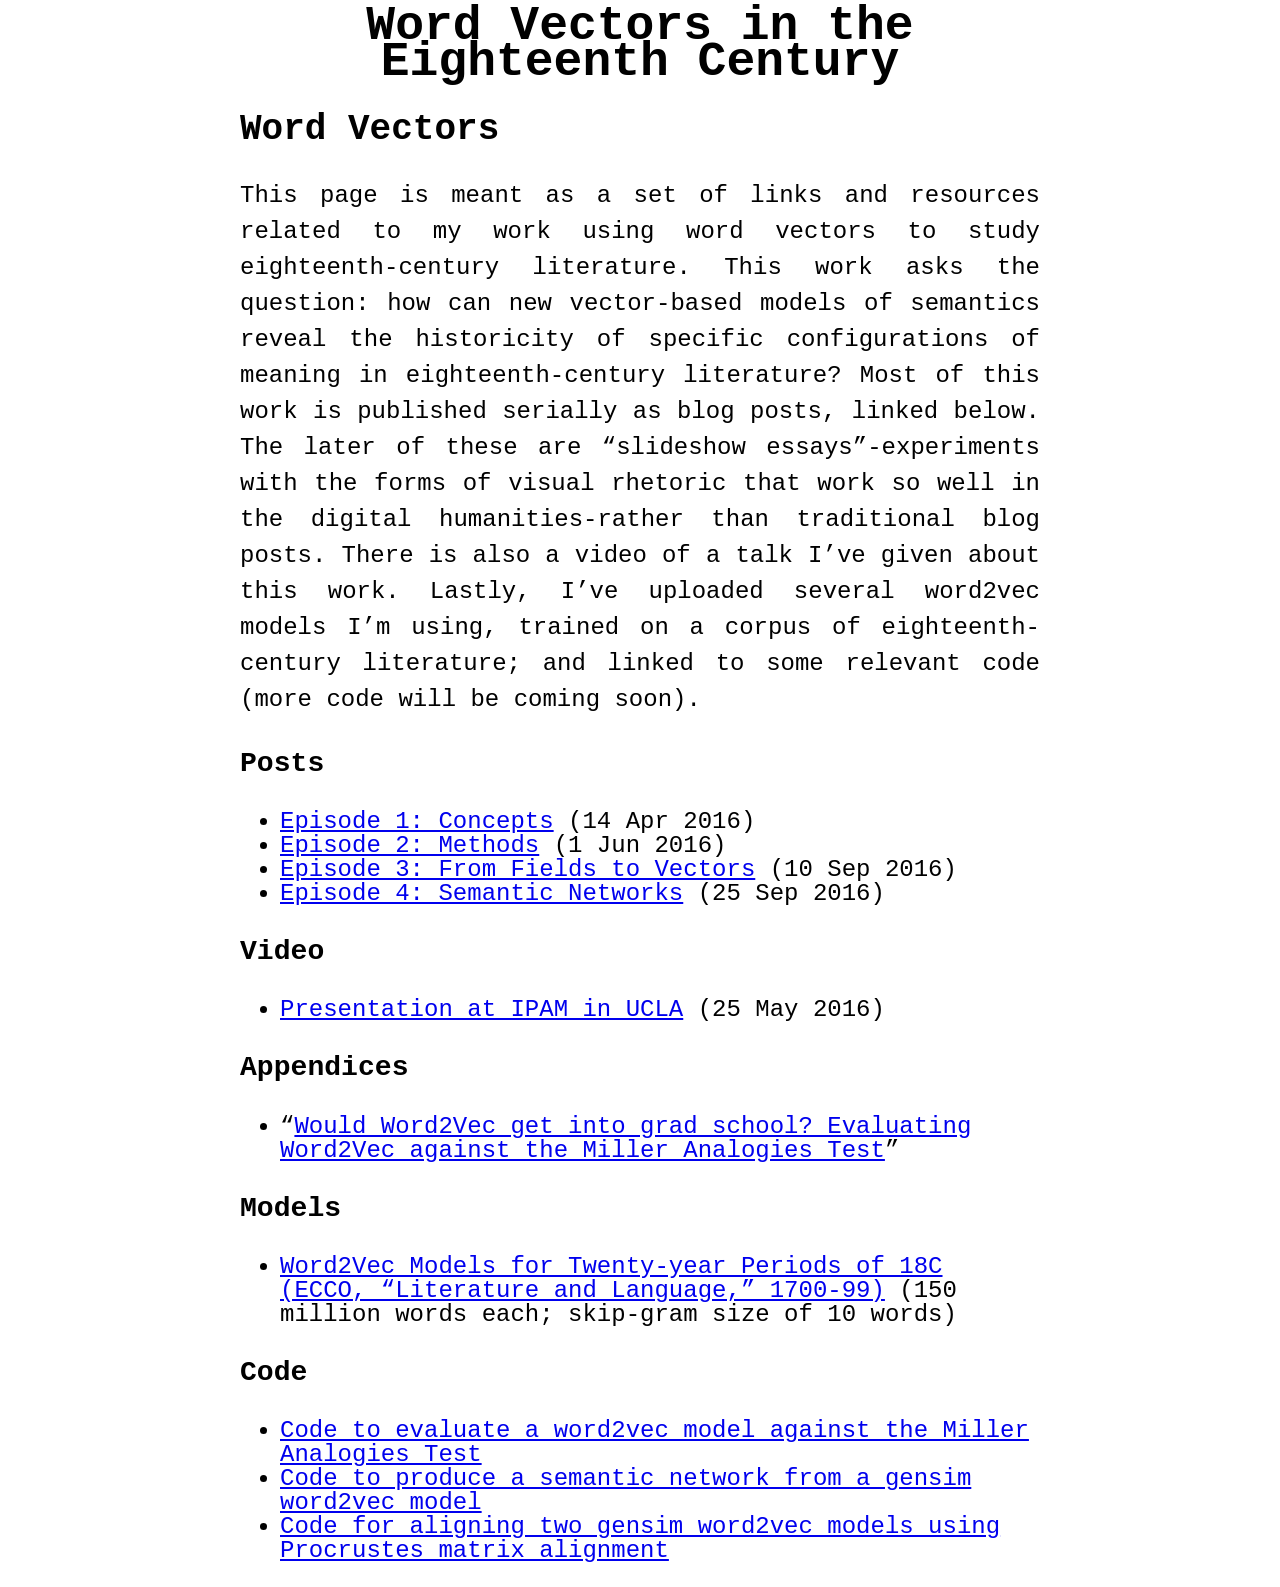
<file: word-vectors/index.html>
<html>
<head>
    <meta charset="UTF-8">
    <meta name="viewport" content="width=device-width, initial-scale=1.0">

    <style type='text/css'>
        body {
            font-family:'Baskerville', 'Libre Baskerville','Courier New', Courier, monospace;
            /* text-align:center; */
            font-size:1.5em;
            line-height: 1.5em;
        }
        img {
            display: block;
            margin: 0 auto;
            width: 200px;
        }
        h1 { text-align: center;}
        #content {
            max-width:800px;
            margin: 0 auto;
        }
    
        p { text-align: justify }
        li {
        margin: 0;
        padding: 0;
        line-height:1em;
    }
    
        </style>
    <title>Ryan Heuser</title>
</head>
<body>
    <div id="content">
        <h1 id="word-vectors-in-the-eighteenth-century">Word Vectors in the
Eighteenth Century</h1>
<h2 id="word-vectors">Word Vectors</h2>
<p>This page is meant as a set of links and resources related to my work
using word vectors to study eighteenth-century literature. This work
asks the question: how can new vector-based models of semantics reveal
the historicity of specific configurations of meaning in
eighteenth-century literature? Most of this work is published serially
as blog posts, linked below. The later of these are “slideshow
essays”-experiments with the forms of visual rhetoric that work so well
in the digital humanities-rather than traditional blog posts. There is
also a video of a talk I’ve given about this work. Lastly, I’ve uploaded
several word2vec models I’m using, trained on a corpus of
eighteenth-century literature; and linked to some relevant code (more
code will be coming soon).</p>
<h3 id="posts">Posts</h3>
<ul>
<li><a href="/word-vectors-1">Episode 1: Concepts</a> (14 Apr 2016)</li>
<li><a href="/word-vectors-2">Episode 2: Methods</a> (1 Jun 2016)</li>
<li><a href="/word-vectors-3">Episode 3: From Fields to Vectors</a> (10
Sep 2016)</li>
<li><a href="/word-vectors-4">Episode 4: Semantic Networks</a> (25 Sep
2016)</li>
</ul>
<h3 id="video">Video</h3>
<ul>
<li><a
href="http://helper.ipam.ucla.edu/wowzavideo.aspx?vfn=13284_480.mp4&amp;vfd=CA2016">Presentation
at IPAM in UCLA</a> (25 May 2016)</li>
</ul>
<h3 id="appendices">Appendices</h3>
<ul>
<li>“<a href="/word2vec-vs-the-mat">Would Word2Vec get into grad school?
Evaluating Word2Vec against the Miller Analogies Test</a>”</li>
</ul>
<h3 id="models">Models</h3>
<ul>
<li><a
href="https://archive.org/details/word-vectors-18c-word2vec-models-across-20-year-periods">Word2Vec
Models for Twenty-year Periods of 18C (ECCO, “Literature and Language,”
1700-99)</a> (150 million words each; skip-gram size of 10 words)</li>
</ul>
<h3 id="code">Code</h3>
<ul>
<li><a href="/word2vec-vs-the-mat#code">Code to evaluate a word2vec
model against the Miller Analogies Test</a></li>
<li><a
href="https://gist.github.com/quadrismegistus/eb2360026afce4ef4e57872146369091">Code
to produce a semantic network from a gensim word2vec model</a></li>
<li><a
href="https://gist.github.com/quadrismegistus/09a93e219a6ffc4f216fb85235535faf">Code
for aligning two gensim word2vec models using Procrustes matrix
alignment</a></li>
</ul>

    </div>
</body>

</html>
</file>
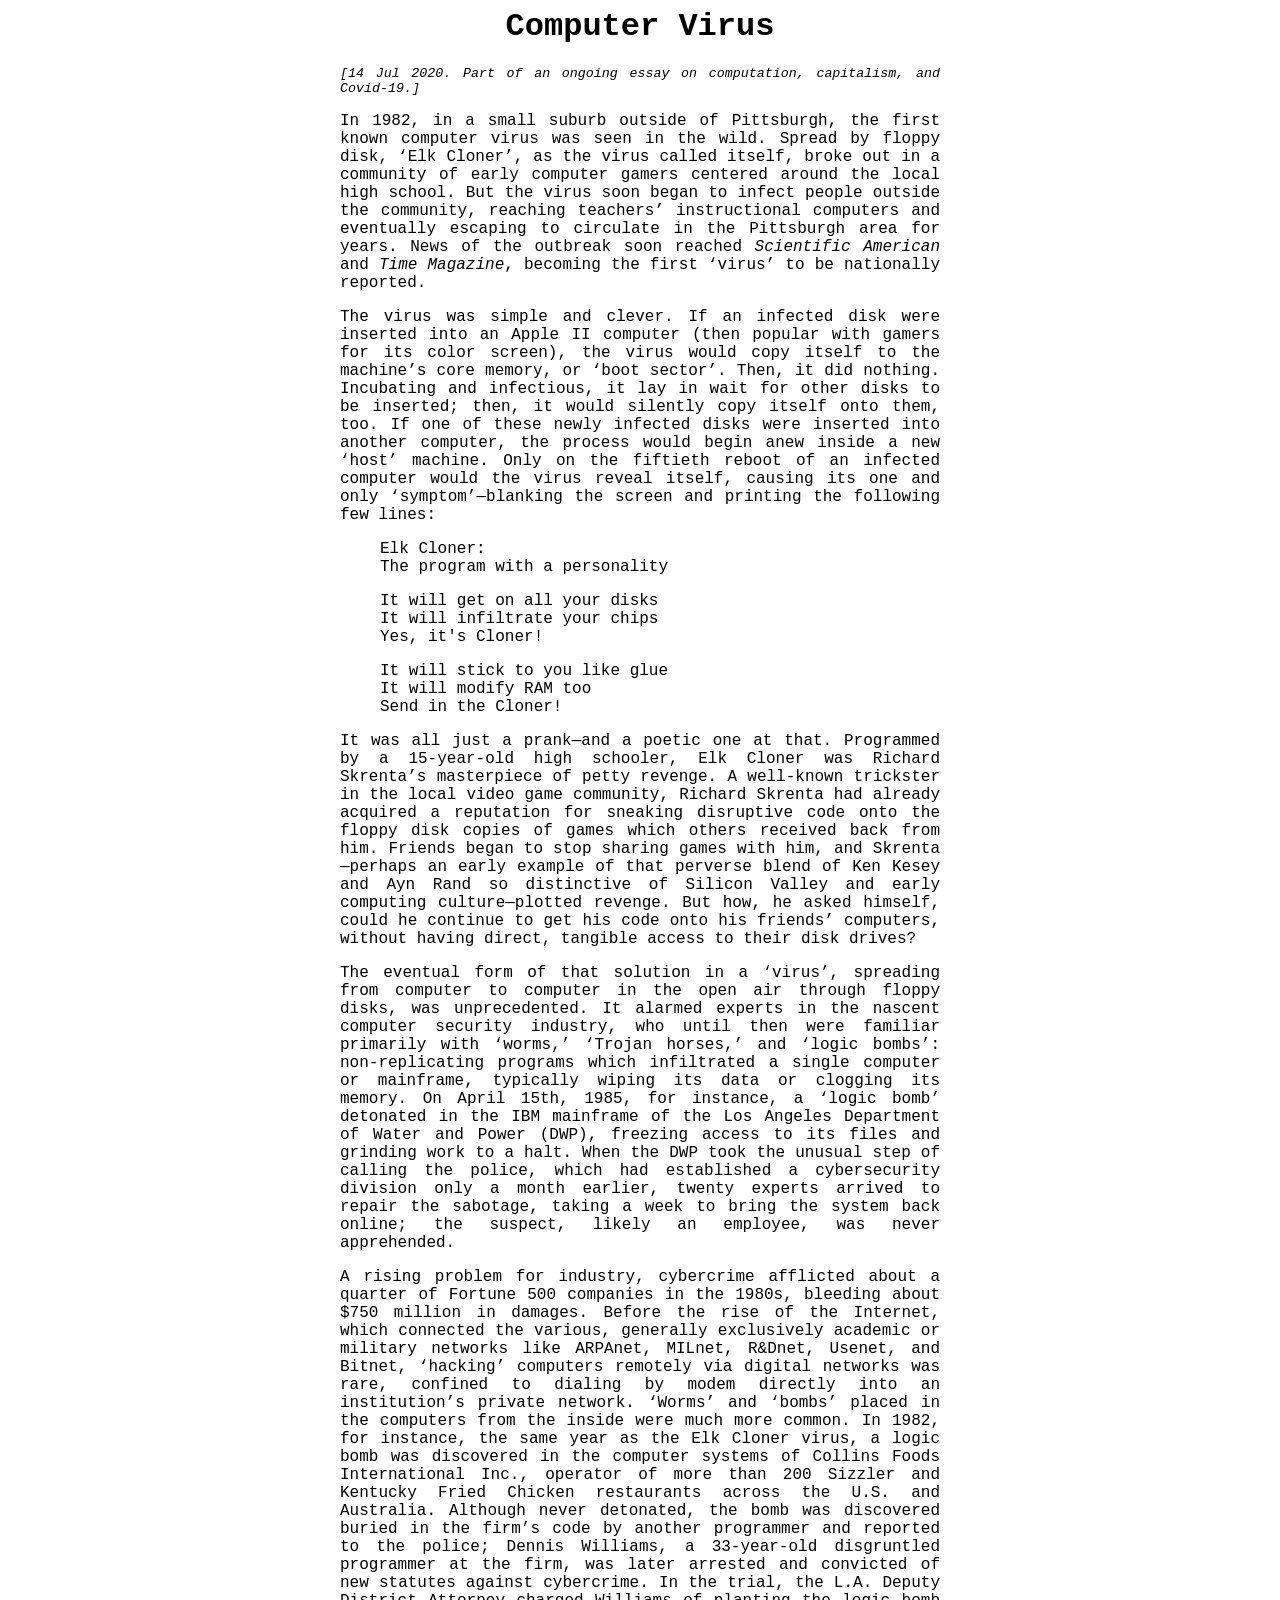
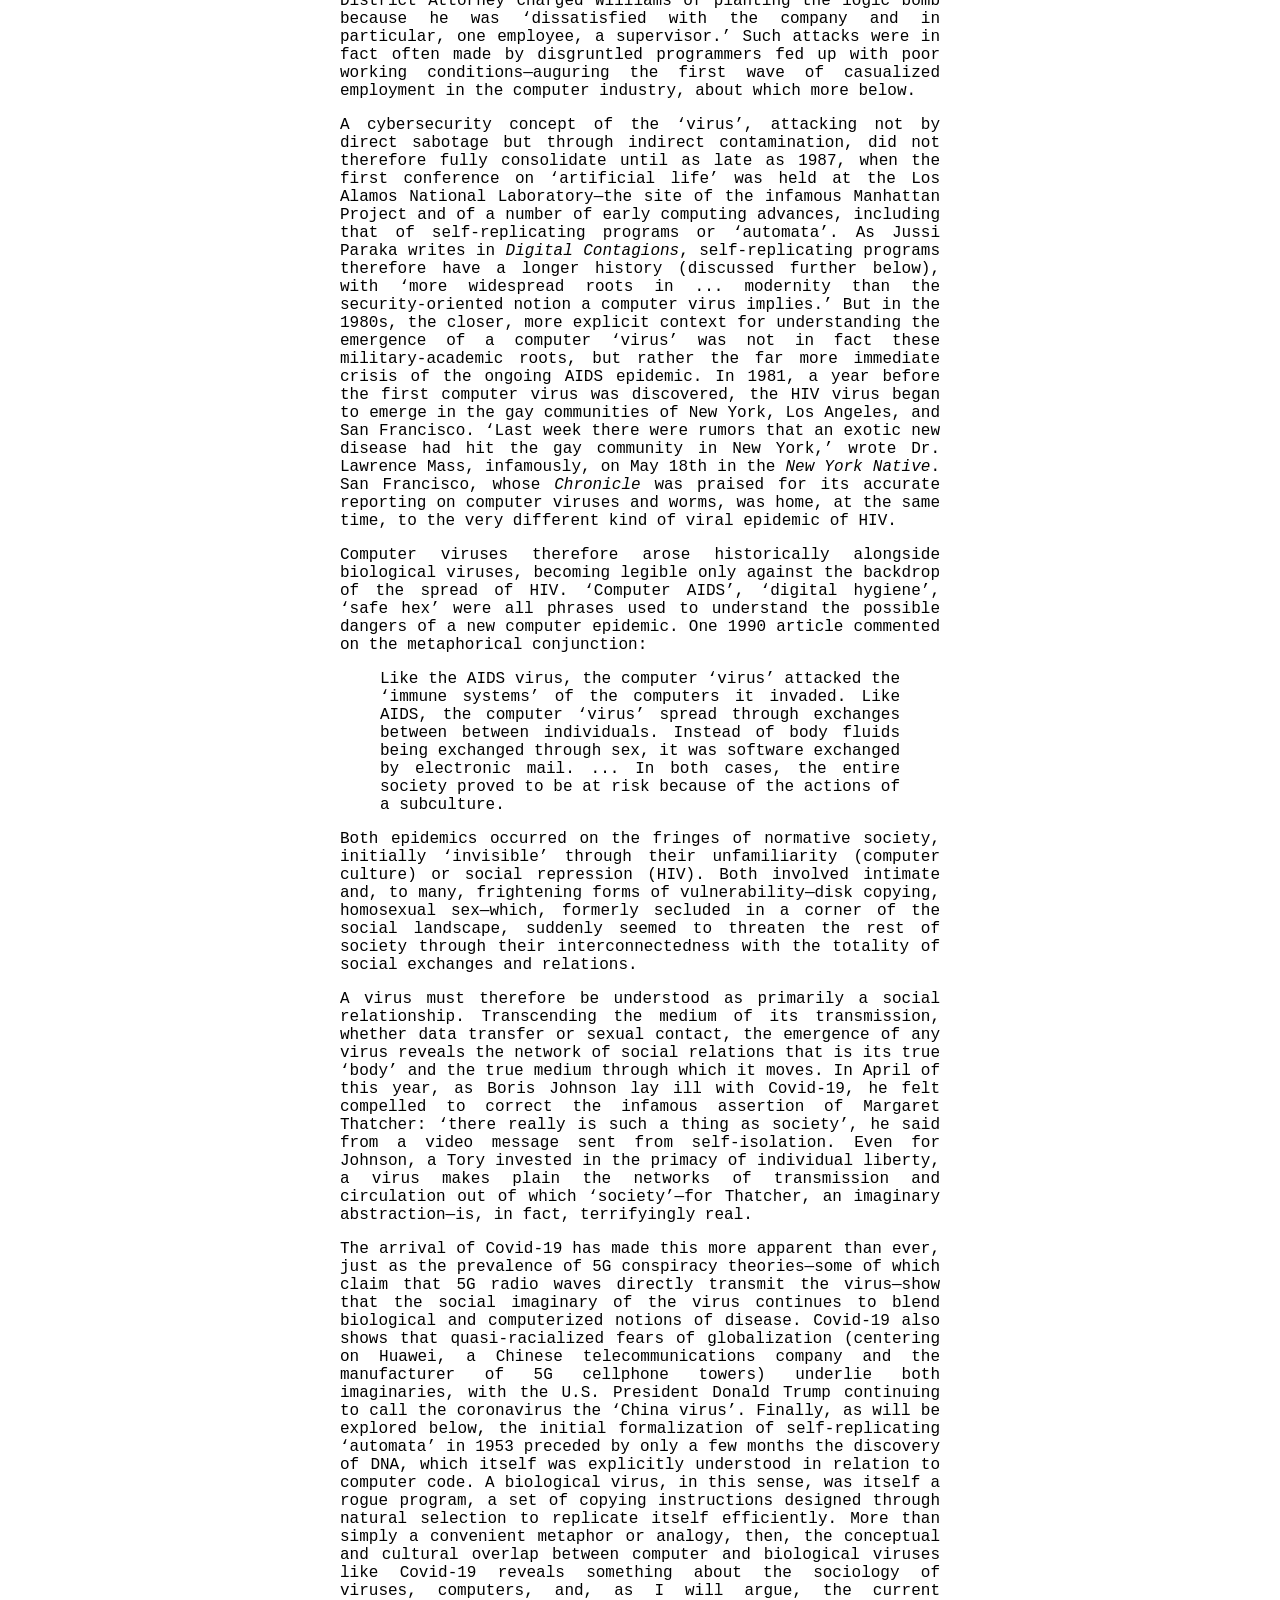
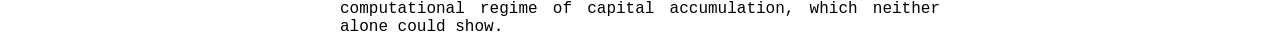
<file: blog/computer-virus/index.html>
<html>
<head>
    <style type='text/css'>
    body {
        font-family:'Baskerville', 'Libre Baskerville','Courier New', Courier, monospace;
        /* text-align:center; */
        font-size:16px;
    }
    img {
        display: block;
        margin: 0 auto;
        width: 200px;
    }
    h1 { text-align: center;}
    #content {
        max-width:600px;
        margin: 0 auto;
    }

    p { text-align: justify }

    </style>
    <title>Ryan Heuser</title>
</head>
<body>
    <div id="content">
        <h1 id="computer-virus">Computer Virus</h1>
<p><small><i>[14 Jul 2020. Part of an ongoing essay on computation, capitalism, and Covid-19.]</i></small></p>
<p>In 1982, in a small suburb outside of Pittsburgh, the first known computer virus was seen in the wild. Spread by floppy disk, ‘Elk Cloner’, as the virus called itself, broke out in a community of early computer gamers centered around the local high school. But the virus soon began to infect people outside the community, reaching teachers’ instructional computers and eventually escaping to circulate in the Pittsburgh area for years. News of the outbreak soon reached <em>Scientific American</em> and <em>Time Magazine</em>, becoming the first ‘virus’ to be nationally reported.</p>
<p>The virus was simple and clever. If an infected disk were inserted into an Apple II computer (then popular with gamers for its color screen), the virus would copy itself to the machine’s core memory, or ‘boot sector’. Then, it did nothing. Incubating and infectious, it lay in wait for other disks to be inserted; then, it would silently copy itself onto them, too. If one of these newly infected disks were inserted into another computer, the process would begin anew inside a new ‘host’ machine. Only on the fiftieth reboot of an infected computer would the virus reveal itself, causing its one and only ‘symptom’—blanking the screen and printing the following few lines:</p>
<blockquote>
<p>Elk Cloner:<br>The program with a personality</p>
<p>It will get on all your disks<br>  It will infiltrate your chips<br>    Yes, it&#39;s Cloner!</p>
<p>It will stick to you like glue<br>  It will modify RAM too<br>    Send in the Cloner!</p>
</blockquote>
<p>It was all just a prank—and a poetic one at that. Programmed by a 15-year-old high schooler, Elk Cloner was Richard Skrenta’s masterpiece of petty revenge. A well-known trickster in the local video game community, Richard Skrenta had already acquired a reputation for sneaking disruptive code onto the floppy disk copies of games which others received back from him. Friends began to stop sharing games with him, and Skrenta—perhaps an early example of that perverse blend of Ken Kesey and Ayn Rand so distinctive of Silicon Valley and early computing culture—plotted revenge. But how, he asked himself, could he continue to get his code onto his friends’ computers, without having direct, tangible access to their disk drives?</p>
<p>The eventual form of that solution in a ‘virus’, spreading from computer to computer in the open air through floppy disks, was unprecedented. It alarmed experts in the nascent computer security industry, who until then were familiar primarily with ‘worms,’ ‘Trojan horses,’ and ‘logic bombs’: non-replicating programs which infiltrated a single computer or mainframe, typically wiping its data or clogging its memory. On April 15th, 1985, for instance, a ‘logic bomb’ detonated in the IBM mainframe of the Los Angeles Department of Water and Power (DWP), freezing access to its files and grinding work to a halt. When the DWP took the unusual step of calling the police, which had established a cybersecurity division only a month earlier, twenty experts arrived to repair the sabotage, taking a week to bring the system back online; the suspect, likely an employee, was never apprehended.</p>
<p>A rising problem for industry, cybercrime afflicted about a quarter of Fortune 500 companies in the 1980s, bleeding about $750 million in damages. Before the rise of the Internet, which connected the various, generally exclusively academic or military networks like ARPAnet, MILnet, R&amp;Dnet, Usenet, and Bitnet, ‘hacking’ computers remotely via digital networks was rare, confined to dialing by modem directly into an institution’s private network. ‘Worms’ and ‘bombs’ placed in the computers from the inside were much more common. In 1982, for instance, the same year as the Elk Cloner virus, a logic bomb was discovered in the computer systems of Collins Foods International Inc., operator of more than 200 Sizzler and Kentucky Fried Chicken restaurants across the U.S. and Australia. Although never detonated, the bomb was discovered buried in the firm’s code by another programmer and reported to the police; Dennis Williams, a 33-year-old disgruntled programmer at the firm, was later arrested and convicted of new statutes against cybercrime. In the trial, the L.A. Deputy District Attorney charged Williams of planting the logic bomb because he was ‘dissatisfied with the company and in particular, one employee, a supervisor.’ Such attacks were in fact often made by disgruntled programmers fed up with poor working conditions—auguring the first wave of casualized employment in the computer industry, about which more below.</p>
<p>A cybersecurity concept of the ‘virus’, attacking not by direct sabotage but through indirect contamination, did not therefore fully consolidate until as late as 1987, when the first conference on ‘artificial life’ was held at the Los Alamos National Laboratory—the site of the infamous Manhattan Project and of a number of early computing advances, including that of self-replicating programs or ‘automata’. As Jussi Paraka writes in <em>Digital Contagions</em>, self-replicating programs therefore have a longer history (discussed further below), with ‘more widespread roots in ... modernity than the security-oriented notion a computer virus implies.’ But in the 1980s, the closer, more explicit context for understanding the emergence of a computer ‘virus’ was not in fact these military-academic roots, but rather the far more immediate crisis of the ongoing AIDS epidemic. In 1981, a year before the first computer virus was discovered, the HIV virus began to emerge in the gay communities of New York, Los Angeles, and San Francisco. ‘Last week there were rumors that an exotic new disease had hit the gay community in New York,’ wrote Dr. Lawrence Mass, infamously, on May 18th in the <em>New York Native</em>. San Francisco, whose <em>Chronicle</em> was praised for its accurate reporting on computer viruses and worms, was home, at the same time, to the very different kind of viral epidemic of HIV.</p>
<p>Computer viruses therefore arose historically alongside biological viruses, becoming legible only against the backdrop of the spread of HIV. ‘Computer AIDS’, ‘digital hygiene’, ‘safe hex’ were all phrases used to understand the possible dangers of a new computer epidemic. One 1990 article commented on the metaphorical conjunction:</p>
<blockquote>
<p>Like the AIDS virus, the computer ‘virus’ attacked the ‘immune systems’ of the computers it invaded. Like AIDS, the computer ‘virus’ spread through exchanges between between individuals. Instead of body fluids being exchanged through sex, it was software exchanged by electronic mail. ... In both cases, the entire society proved to be at risk because of the actions of a subculture.</p>
</blockquote>
<p>Both epidemics occurred on the fringes of normative society, initially ‘invisible’ through their unfamiliarity (computer culture) or social repression (HIV). Both involved intimate and, to many, frightening forms of vulnerability—disk copying, homosexual sex—which, formerly secluded in a corner of the social landscape, suddenly seemed to threaten the rest of society through their interconnectedness with the totality of social exchanges and relations.</p>
<p>A virus must therefore be understood as primarily a social relationship. Transcending the medium of its transmission, whether data transfer or sexual contact, the emergence of any virus reveals the network of social relations that is its true ‘body’ and the true medium through which it moves. In April of this year, as Boris Johnson lay ill with Covid-19, he felt compelled to correct the infamous assertion of Margaret Thatcher: ‘there really is such a thing as society’, he said from a video message sent from self-isolation. Even for Johnson, a Tory invested in the primacy of individual liberty, a virus makes plain the networks of transmission and circulation out of which ‘society’—for Thatcher, an imaginary abstraction—is, in fact, terrifyingly real.</p>
<p>The arrival of Covid-19 has made this more apparent than ever, just as the prevalence of 5G conspiracy theories—some of which claim that 5G radio waves directly transmit the virus—show that the social imaginary of the virus continues to blend biological and computerized notions of disease. Covid-19 also shows that quasi-racialized fears of globalization (centering on Huawei, a Chinese telecommunications company and the manufacturer of 5G cellphone towers) underlie both imaginaries, with the U.S. President Donald Trump continuing to call the coronavirus the ‘China virus’. Finally, as will be explored below, the initial formalization of self-replicating ‘automata’ in 1953 preceded by only a few months the discovery of DNA, which itself was explicitly understood in relation to computer code. A biological virus, in this sense, was itself a rogue program, a set of copying instructions designed through natural selection to replicate itself efficiently. More than simply a convenient metaphor or analogy, then, the conceptual and cultural overlap between computer and biological viruses like Covid-19 reveals something about the sociology of viruses, computers, and, as I will argue, the current computational regime of capital accumulation, which neither alone could show.</p>

    </div>
</body>

</html>
</file>
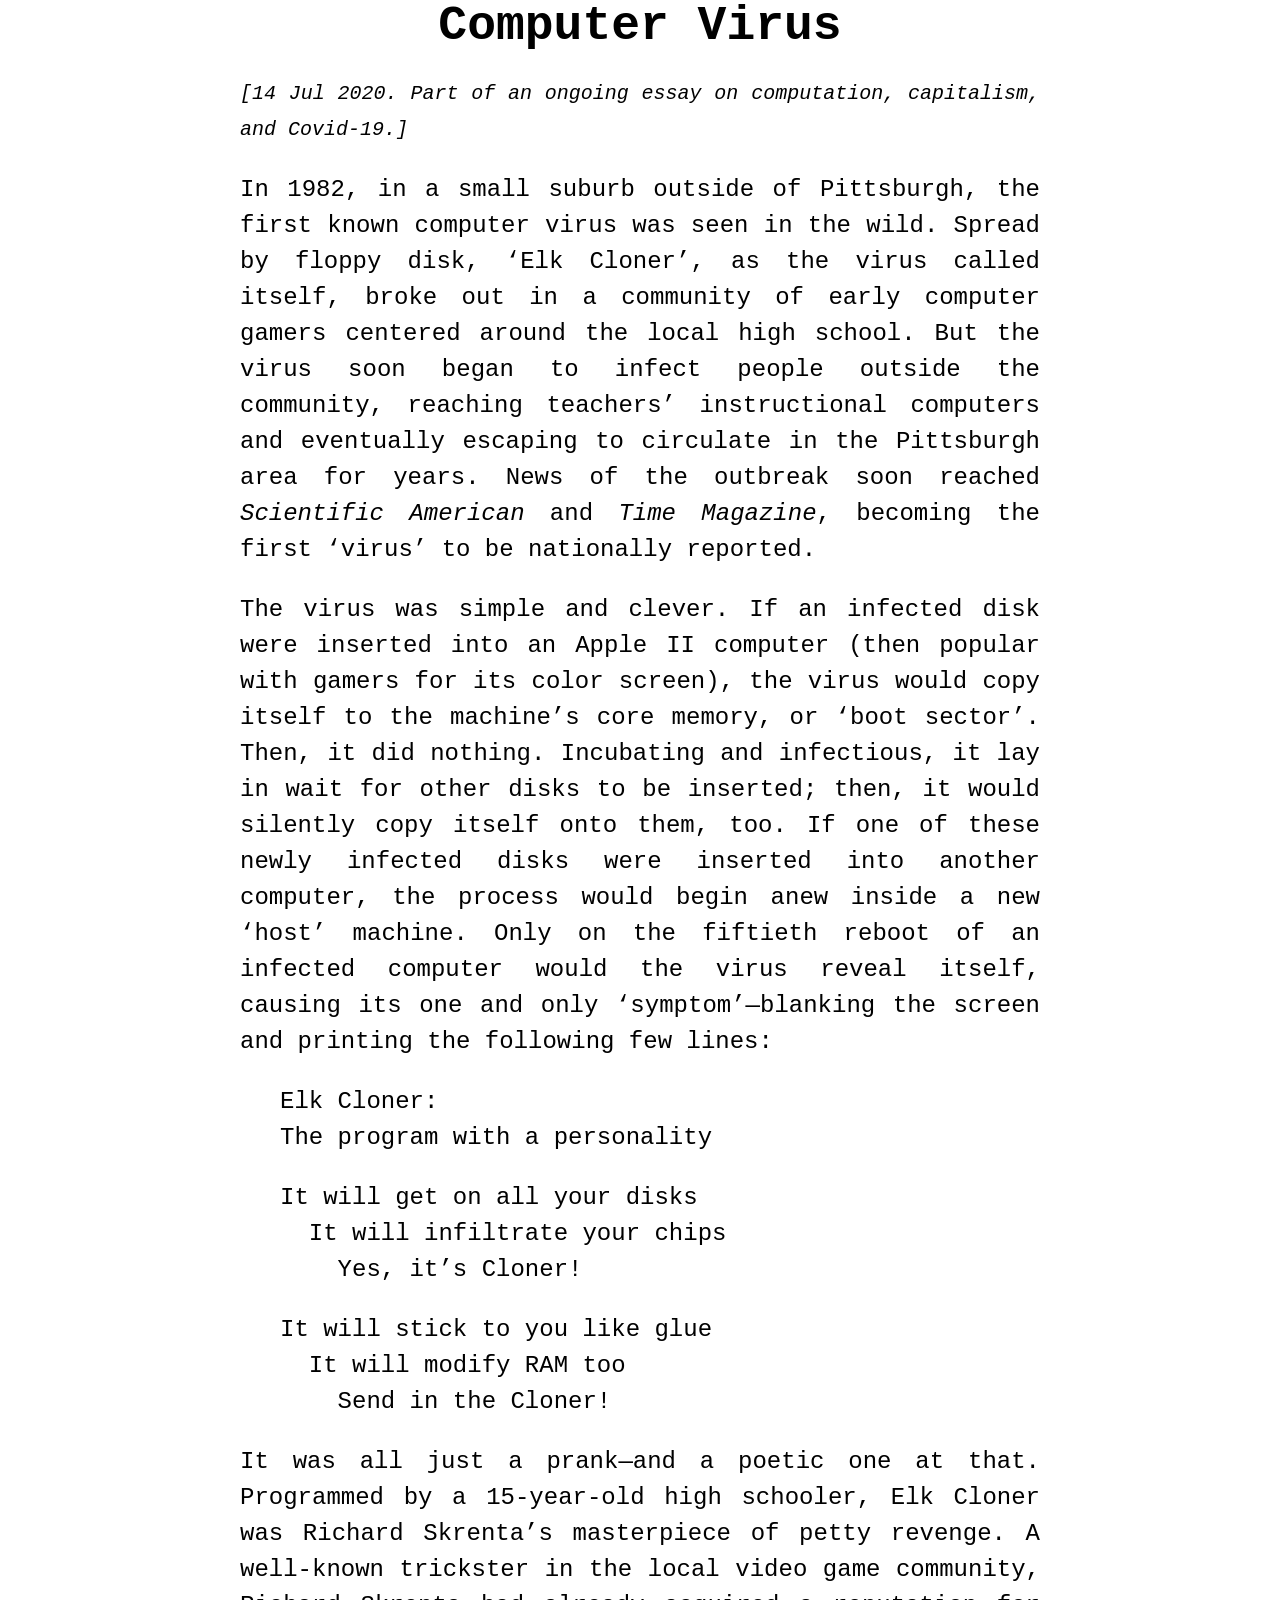
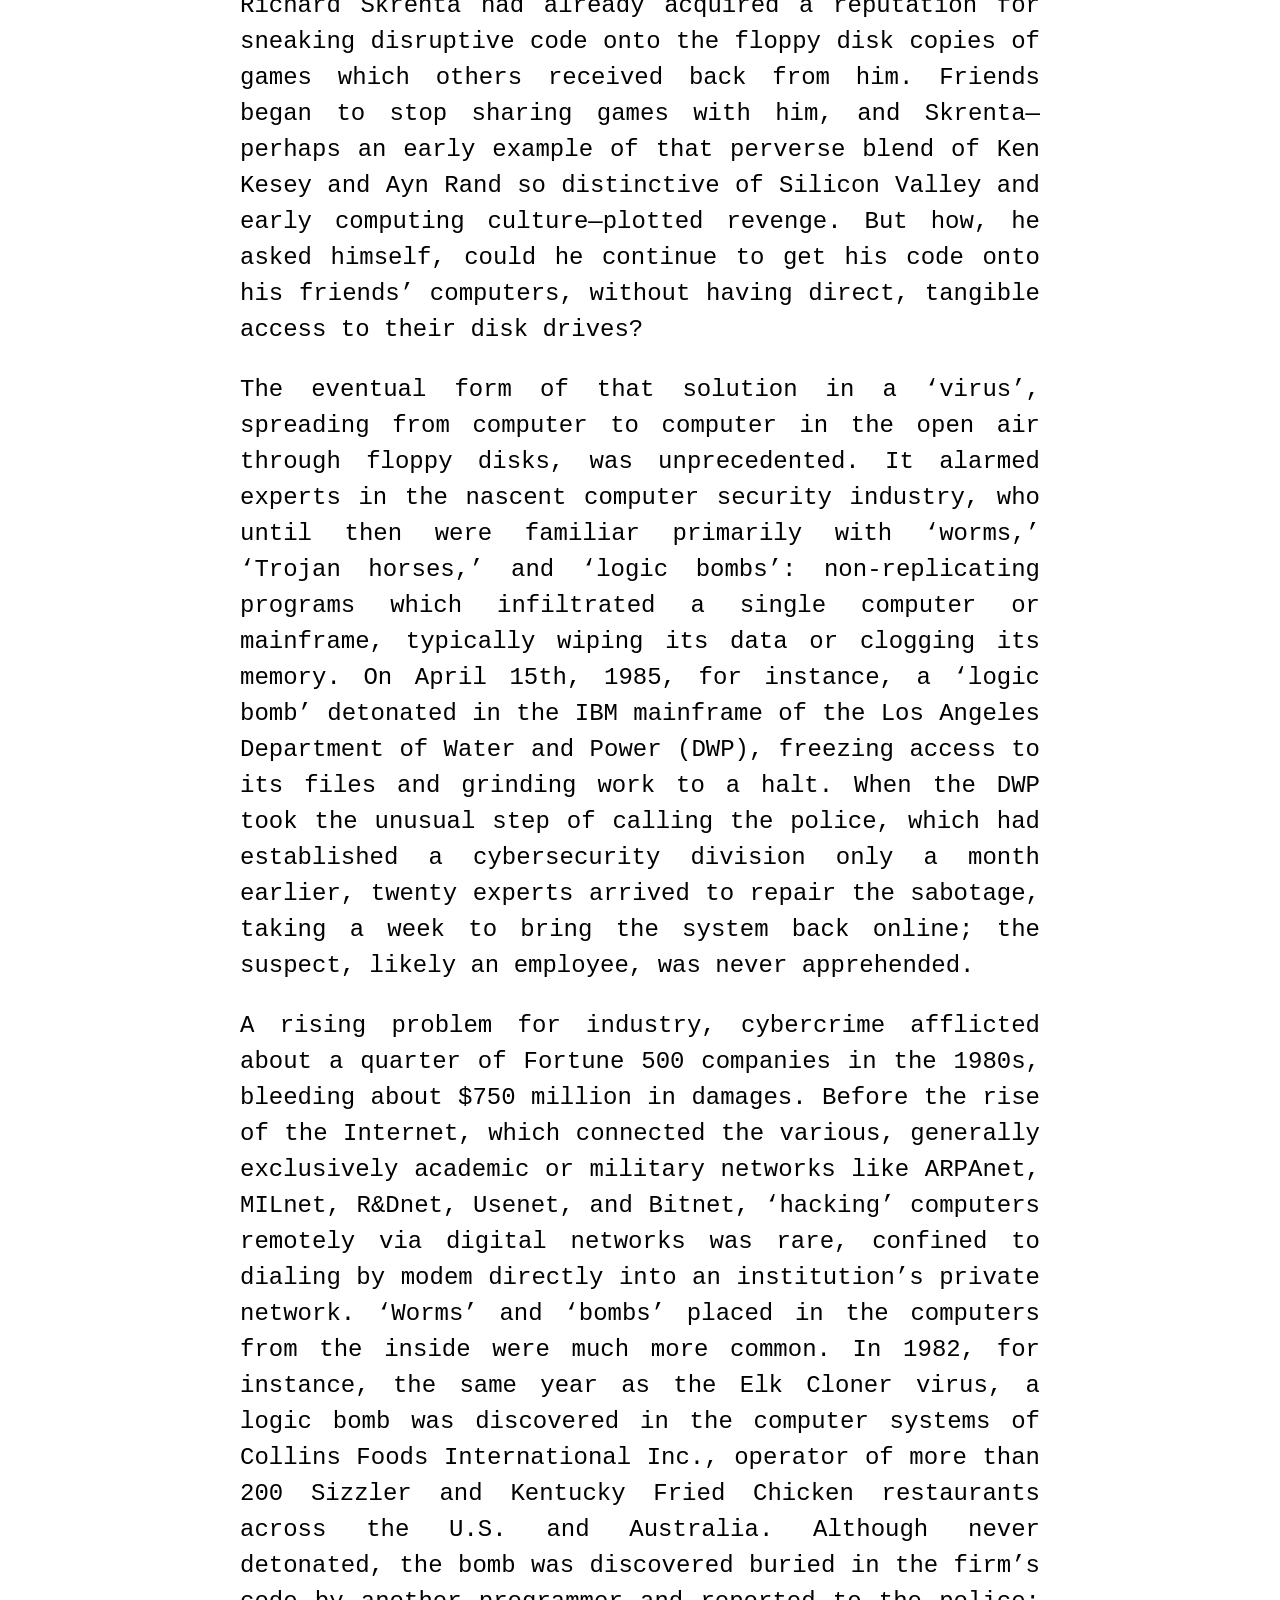
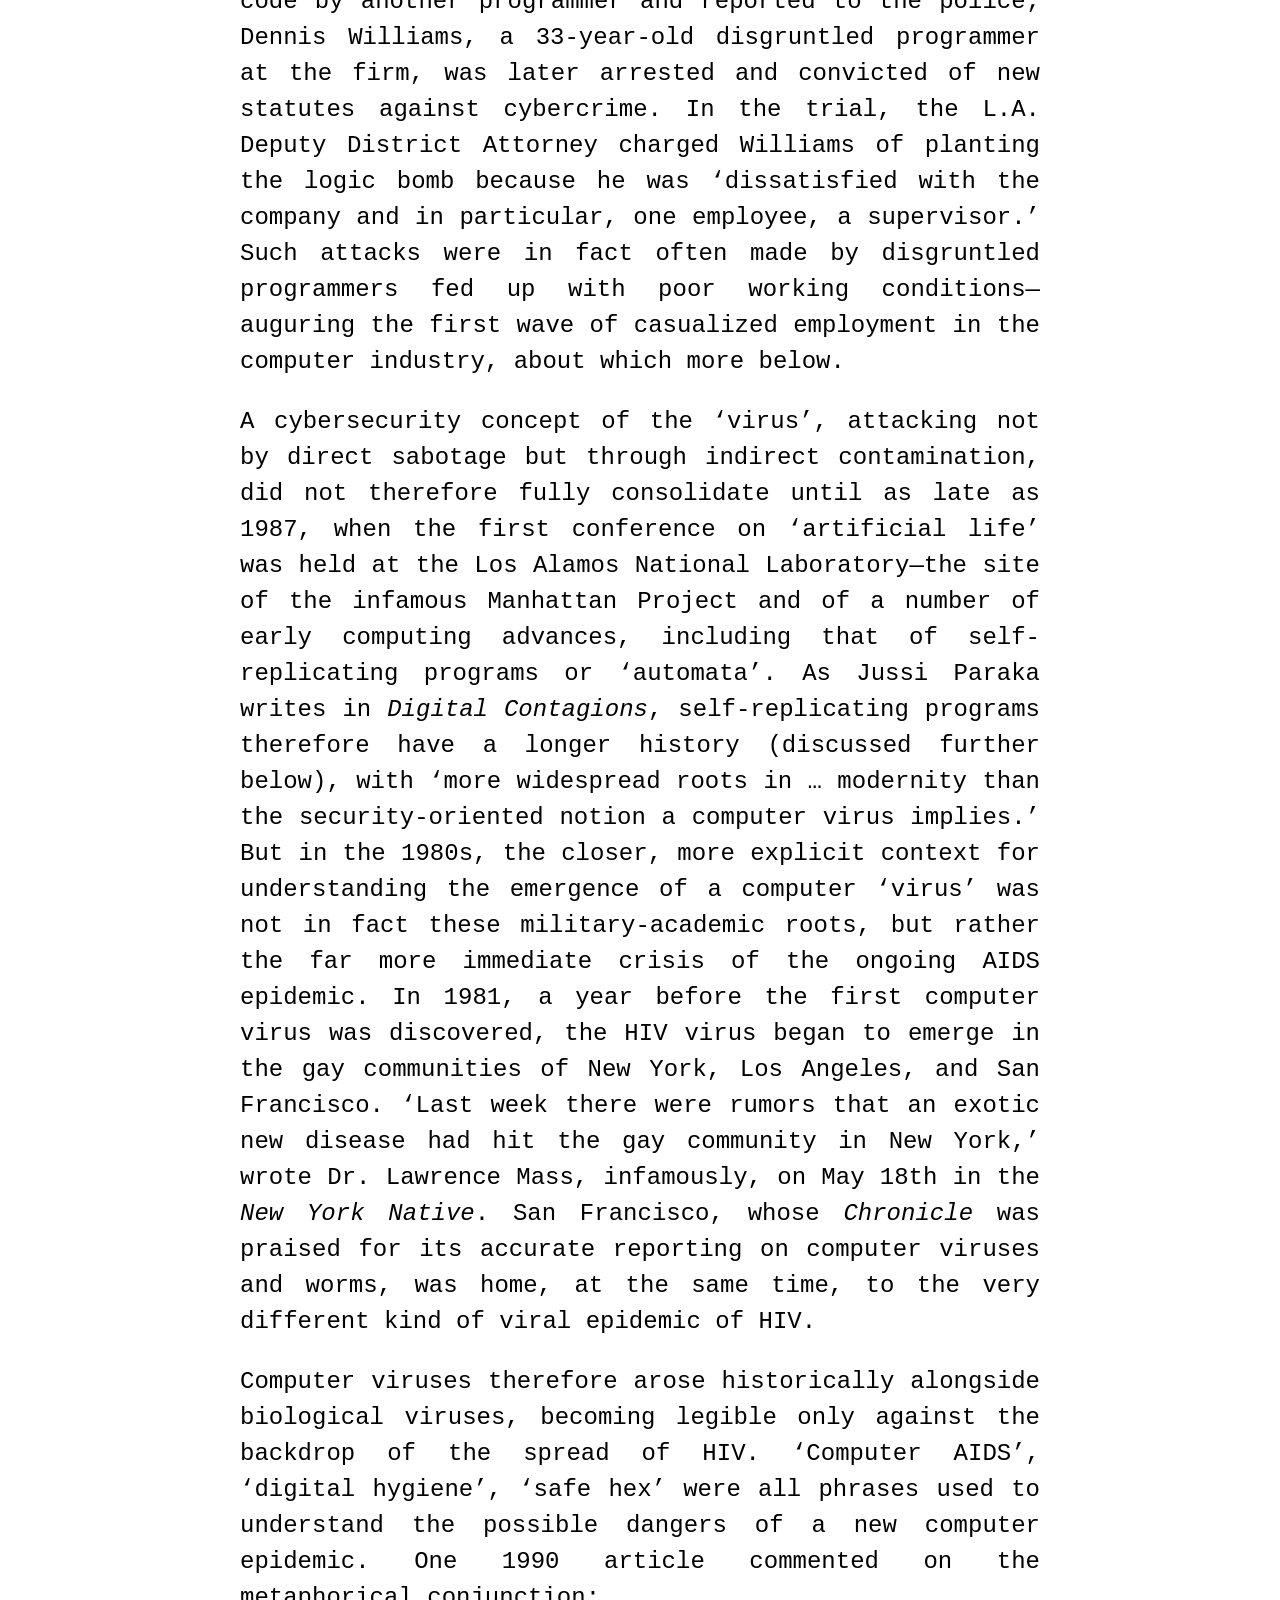
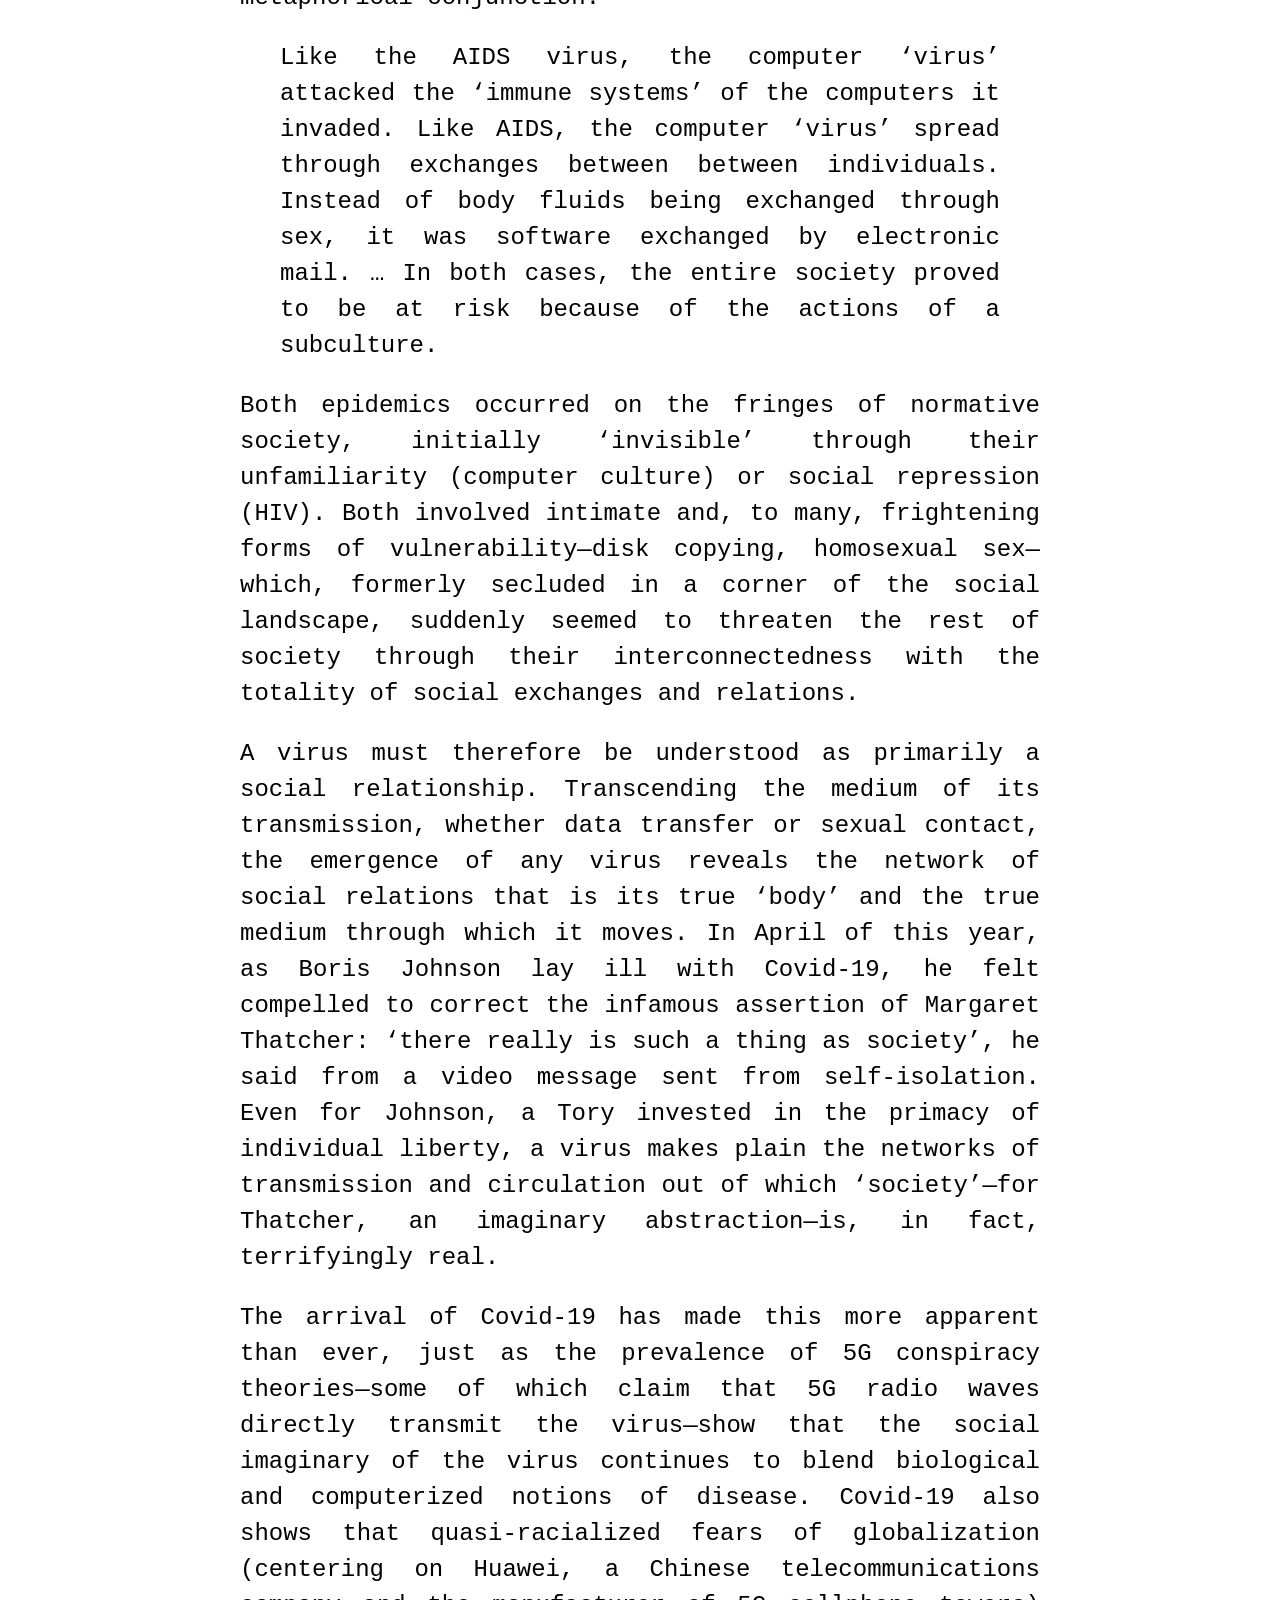
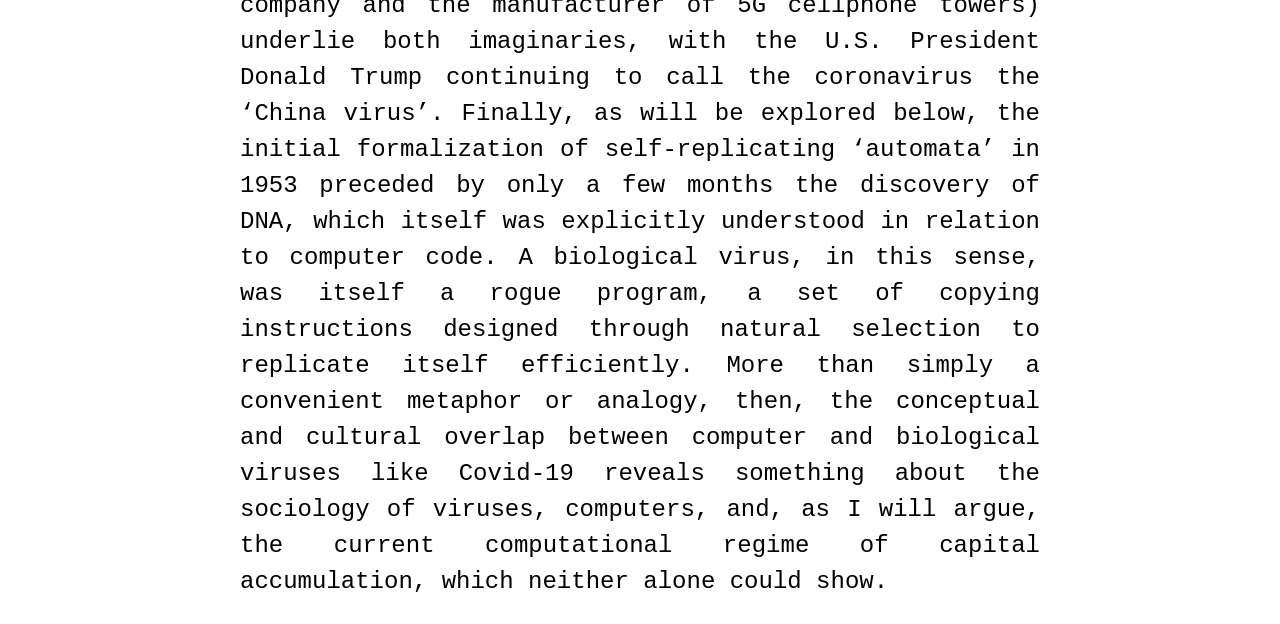
<file: drafts/computer-virus/index.html>
<html>
<head>
    <meta charset="UTF-8">
    <meta name="viewport" content="width=device-width, initial-scale=1.0">

    <style type='text/css'>
        body {
            font-family:'Baskerville', 'Libre Baskerville','Courier New', Courier, monospace;
            /* text-align:center; */
            font-size:1.5em;
            line-height: 1.5em;
        }
        img {
            display: block;
            margin: 0 auto;
            width: 200px;
        }
        h1 { text-align: center;}
        #content {
            max-width:800px;
            margin: 0 auto;
        }
    
        p { text-align: justify }
        li {
        margin: 0;
        padding: 0;
        line-height:1em;
    }
    
        </style>
    <title>Ryan Heuser</title>
</head>
<body>
    <div id="content">
        <h1 id="computer-virus">Computer Virus</h1>
<p><small><i>[14 Jul 2020. Part of an ongoing essay on computation,
capitalism, and Covid-19.]</i></small></p>
<p>In 1982, in a small suburb outside of Pittsburgh, the first known
computer virus was seen in the wild. Spread by floppy disk, ‘Elk
Cloner’, as the virus called itself, broke out in a community of early
computer gamers centered around the local high school. But the virus
soon began to infect people outside the community, reaching teachers’
instructional computers and eventually escaping to circulate in the
Pittsburgh area for years. News of the outbreak soon reached
<em>Scientific American</em> and <em>Time Magazine</em>, becoming the
first ‘virus’ to be nationally reported.</p>
<p>The virus was simple and clever. If an infected disk were inserted
into an Apple II computer (then popular with gamers for its color
screen), the virus would copy itself to the machine’s core memory, or
‘boot sector’. Then, it did nothing. Incubating and infectious, it lay
in wait for other disks to be inserted; then, it would silently copy
itself onto them, too. If one of these newly infected disks were
inserted into another computer, the process would begin anew inside a
new ‘host’ machine. Only on the fiftieth reboot of an infected computer
would the virus reveal itself, causing its one and only
‘symptom’—blanking the screen and printing the following few lines:</p>
<blockquote>
<p>Elk Cloner:<br />
The program with a personality</p>
<p>It will get on all your disks<br />
  It will infiltrate your chips<br />
    Yes, it’s Cloner!</p>
<p>It will stick to you like glue<br />
  It will modify RAM too<br />
    Send in the Cloner!</p>
</blockquote>
<p>It was all just a prank—and a poetic one at that. Programmed by a
15-year-old high schooler, Elk Cloner was Richard Skrenta’s masterpiece
of petty revenge. A well-known trickster in the local video game
community, Richard Skrenta had already acquired a reputation for
sneaking disruptive code onto the floppy disk copies of games which
others received back from him. Friends began to stop sharing games with
him, and Skrenta—perhaps an early example of that perverse blend of Ken
Kesey and Ayn Rand so distinctive of Silicon Valley and early computing
culture—plotted revenge. But how, he asked himself, could he continue to
get his code onto his friends’ computers, without having direct,
tangible access to their disk drives?</p>
<p>The eventual form of that solution in a ‘virus’, spreading from
computer to computer in the open air through floppy disks, was
unprecedented. It alarmed experts in the nascent computer security
industry, who until then were familiar primarily with ‘worms,’ ‘Trojan
horses,’ and ‘logic bombs’: non-replicating programs which infiltrated a
single computer or mainframe, typically wiping its data or clogging its
memory. On April 15th, 1985, for instance, a ‘logic bomb’ detonated in
the IBM mainframe of the Los Angeles Department of Water and Power
(DWP), freezing access to its files and grinding work to a halt. When
the DWP took the unusual step of calling the police, which had
established a cybersecurity division only a month earlier, twenty
experts arrived to repair the sabotage, taking a week to bring the
system back online; the suspect, likely an employee, was never
apprehended.</p>
<p>A rising problem for industry, cybercrime afflicted about a quarter
of Fortune 500 companies in the 1980s, bleeding about $750 million in
damages. Before the rise of the Internet, which connected the various,
generally exclusively academic or military networks like ARPAnet,
MILnet, R&amp;Dnet, Usenet, and Bitnet, ‘hacking’ computers remotely via
digital networks was rare, confined to dialing by modem directly into an
institution’s private network. ‘Worms’ and ‘bombs’ placed in the
computers from the inside were much more common. In 1982, for instance,
the same year as the Elk Cloner virus, a logic bomb was discovered in
the computer systems of Collins Foods International Inc., operator of
more than 200 Sizzler and Kentucky Fried Chicken restaurants across the
U.S. and Australia. Although never detonated, the bomb was discovered
buried in the firm’s code by another programmer and reported to the
police; Dennis Williams, a 33-year-old disgruntled programmer at the
firm, was later arrested and convicted of new statutes against
cybercrime. In the trial, the L.A. Deputy District Attorney charged
Williams of planting the logic bomb because he was ‘dissatisfied with
the company and in particular, one employee, a supervisor.’ Such attacks
were in fact often made by disgruntled programmers fed up with poor
working conditions—auguring the first wave of casualized employment in
the computer industry, about which more below.</p>
<p>A cybersecurity concept of the ‘virus’, attacking not by direct
sabotage but through indirect contamination, did not therefore fully
consolidate until as late as 1987, when the first conference on
‘artificial life’ was held at the Los Alamos National Laboratory—the
site of the infamous Manhattan Project and of a number of early
computing advances, including that of self-replicating programs or
‘automata’. As Jussi Paraka writes in <em>Digital Contagions</em>,
self-replicating programs therefore have a longer history (discussed
further below), with ‘more widespread roots in … modernity than the
security-oriented notion a computer virus implies.’ But in the 1980s,
the closer, more explicit context for understanding the emergence of a
computer ‘virus’ was not in fact these military-academic roots, but
rather the far more immediate crisis of the ongoing AIDS epidemic. In
1981, a year before the first computer virus was discovered, the HIV
virus began to emerge in the gay communities of New York, Los Angeles,
and San Francisco. ‘Last week there were rumors that an exotic new
disease had hit the gay community in New York,’ wrote Dr. Lawrence Mass,
infamously, on May 18th in the <em>New York Native</em>. San Francisco,
whose <em>Chronicle</em> was praised for its accurate reporting on
computer viruses and worms, was home, at the same time, to the very
different kind of viral epidemic of HIV.</p>
<p>Computer viruses therefore arose historically alongside biological
viruses, becoming legible only against the backdrop of the spread of
HIV. ‘Computer AIDS’, ‘digital hygiene’, ‘safe hex’ were all phrases
used to understand the possible dangers of a new computer epidemic. One
1990 article commented on the metaphorical conjunction:</p>
<blockquote>
<p>Like the AIDS virus, the computer ‘virus’ attacked the ‘immune
systems’ of the computers it invaded. Like AIDS, the computer ‘virus’
spread through exchanges between between individuals. Instead of body
fluids being exchanged through sex, it was software exchanged by
electronic mail. … In both cases, the entire society proved to be at
risk because of the actions of a subculture.</p>
</blockquote>
<p>Both epidemics occurred on the fringes of normative society,
initially ‘invisible’ through their unfamiliarity (computer culture) or
social repression (HIV). Both involved intimate and, to many,
frightening forms of vulnerability—disk copying, homosexual sex—which,
formerly secluded in a corner of the social landscape, suddenly seemed
to threaten the rest of society through their interconnectedness with
the totality of social exchanges and relations.</p>
<p>A virus must therefore be understood as primarily a social
relationship. Transcending the medium of its transmission, whether data
transfer or sexual contact, the emergence of any virus reveals the
network of social relations that is its true ‘body’ and the true medium
through which it moves. In April of this year, as Boris Johnson lay ill
with Covid-19, he felt compelled to correct the infamous assertion of
Margaret Thatcher: ‘there really is such a thing as society’, he said
from a video message sent from self-isolation. Even for Johnson, a Tory
invested in the primacy of individual liberty, a virus makes plain the
networks of transmission and circulation out of which ‘society’—for
Thatcher, an imaginary abstraction—is, in fact, terrifyingly real.</p>
<p>The arrival of Covid-19 has made this more apparent than ever, just
as the prevalence of 5G conspiracy theories—some of which claim that 5G
radio waves directly transmit the virus—show that the social imaginary
of the virus continues to blend biological and computerized notions of
disease. Covid-19 also shows that quasi-racialized fears of
globalization (centering on Huawei, a Chinese telecommunications company
and the manufacturer of 5G cellphone towers) underlie both imaginaries,
with the U.S. President Donald Trump continuing to call the coronavirus
the ‘China virus’. Finally, as will be explored below, the initial
formalization of self-replicating ‘automata’ in 1953 preceded by only a
few months the discovery of DNA, which itself was explicitly understood
in relation to computer code. A biological virus, in this sense, was
itself a rogue program, a set of copying instructions designed through
natural selection to replicate itself efficiently. More than simply a
convenient metaphor or analogy, then, the conceptual and cultural
overlap between computer and biological viruses like Covid-19 reveals
something about the sociology of viruses, computers, and, as I will
argue, the current computational regime of capital accumulation, which
neither alone could show.</p>

    </div>
</body>

</html>
</file>
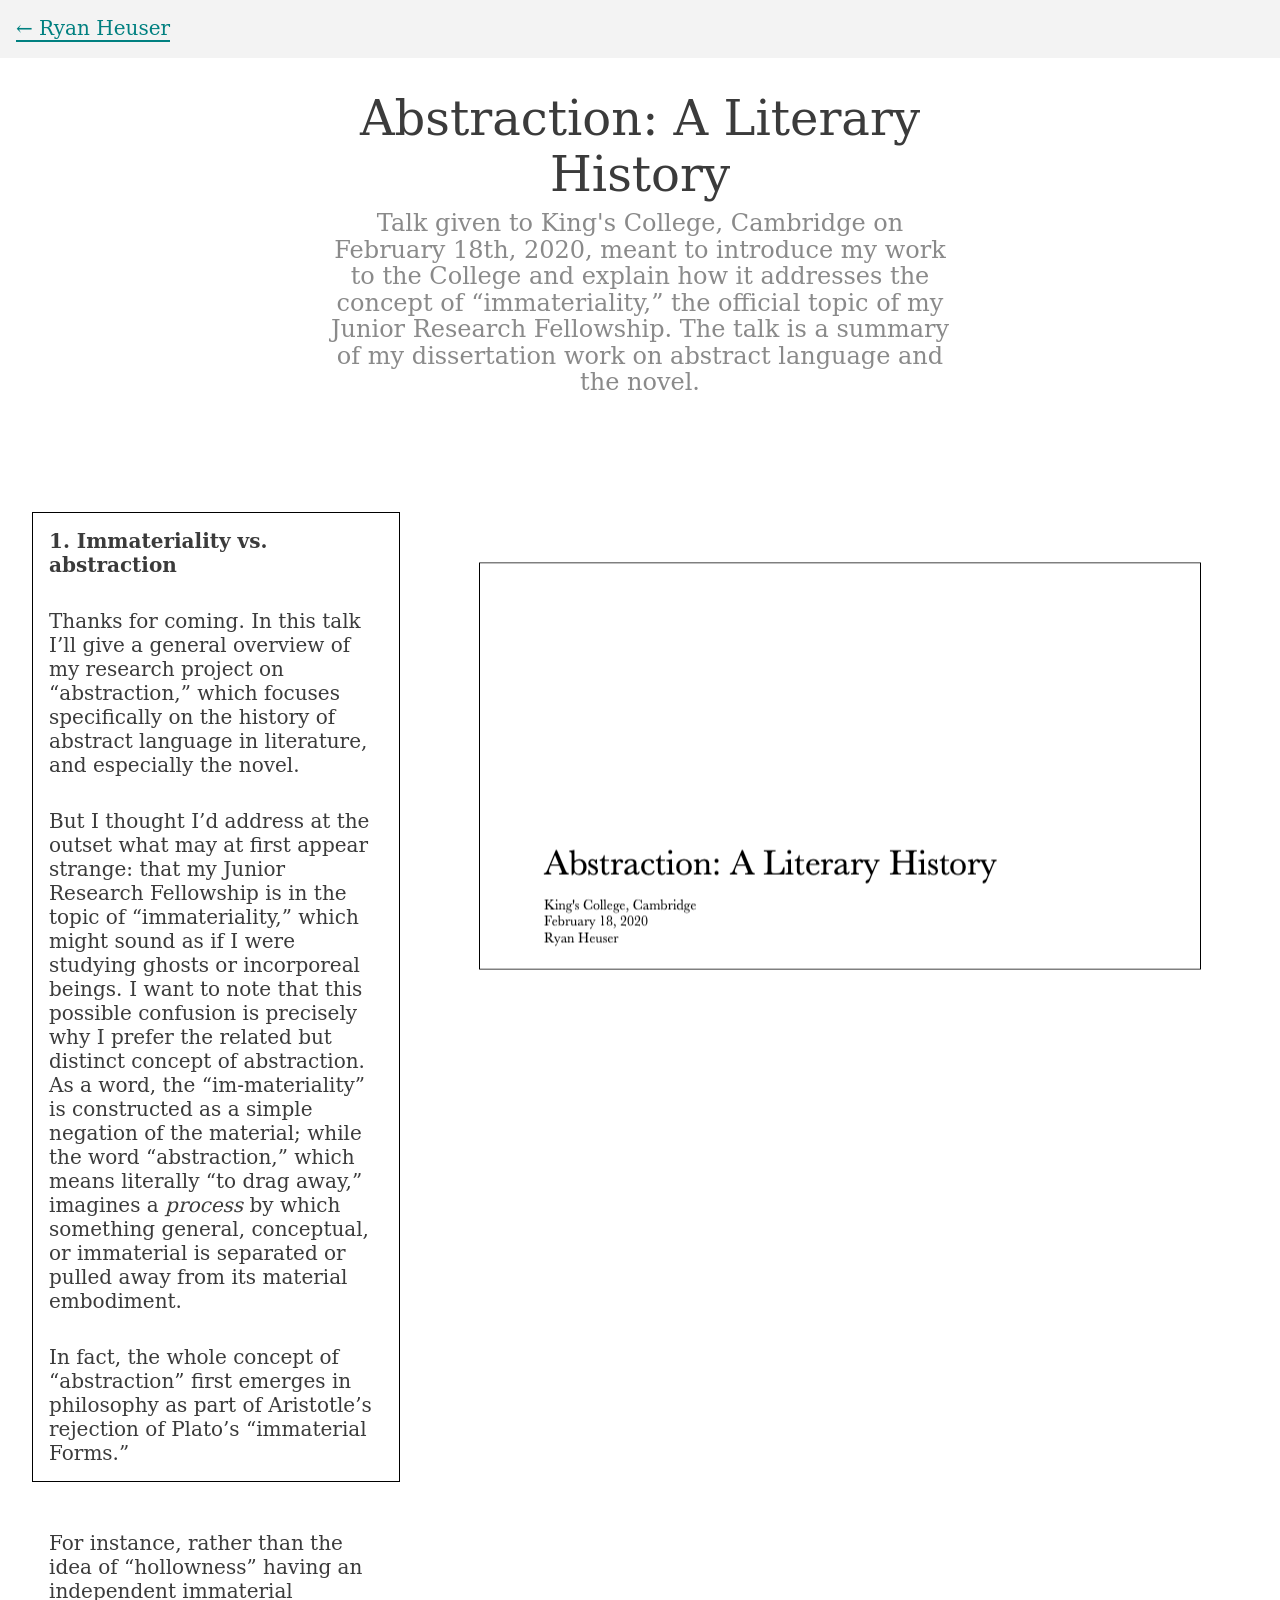
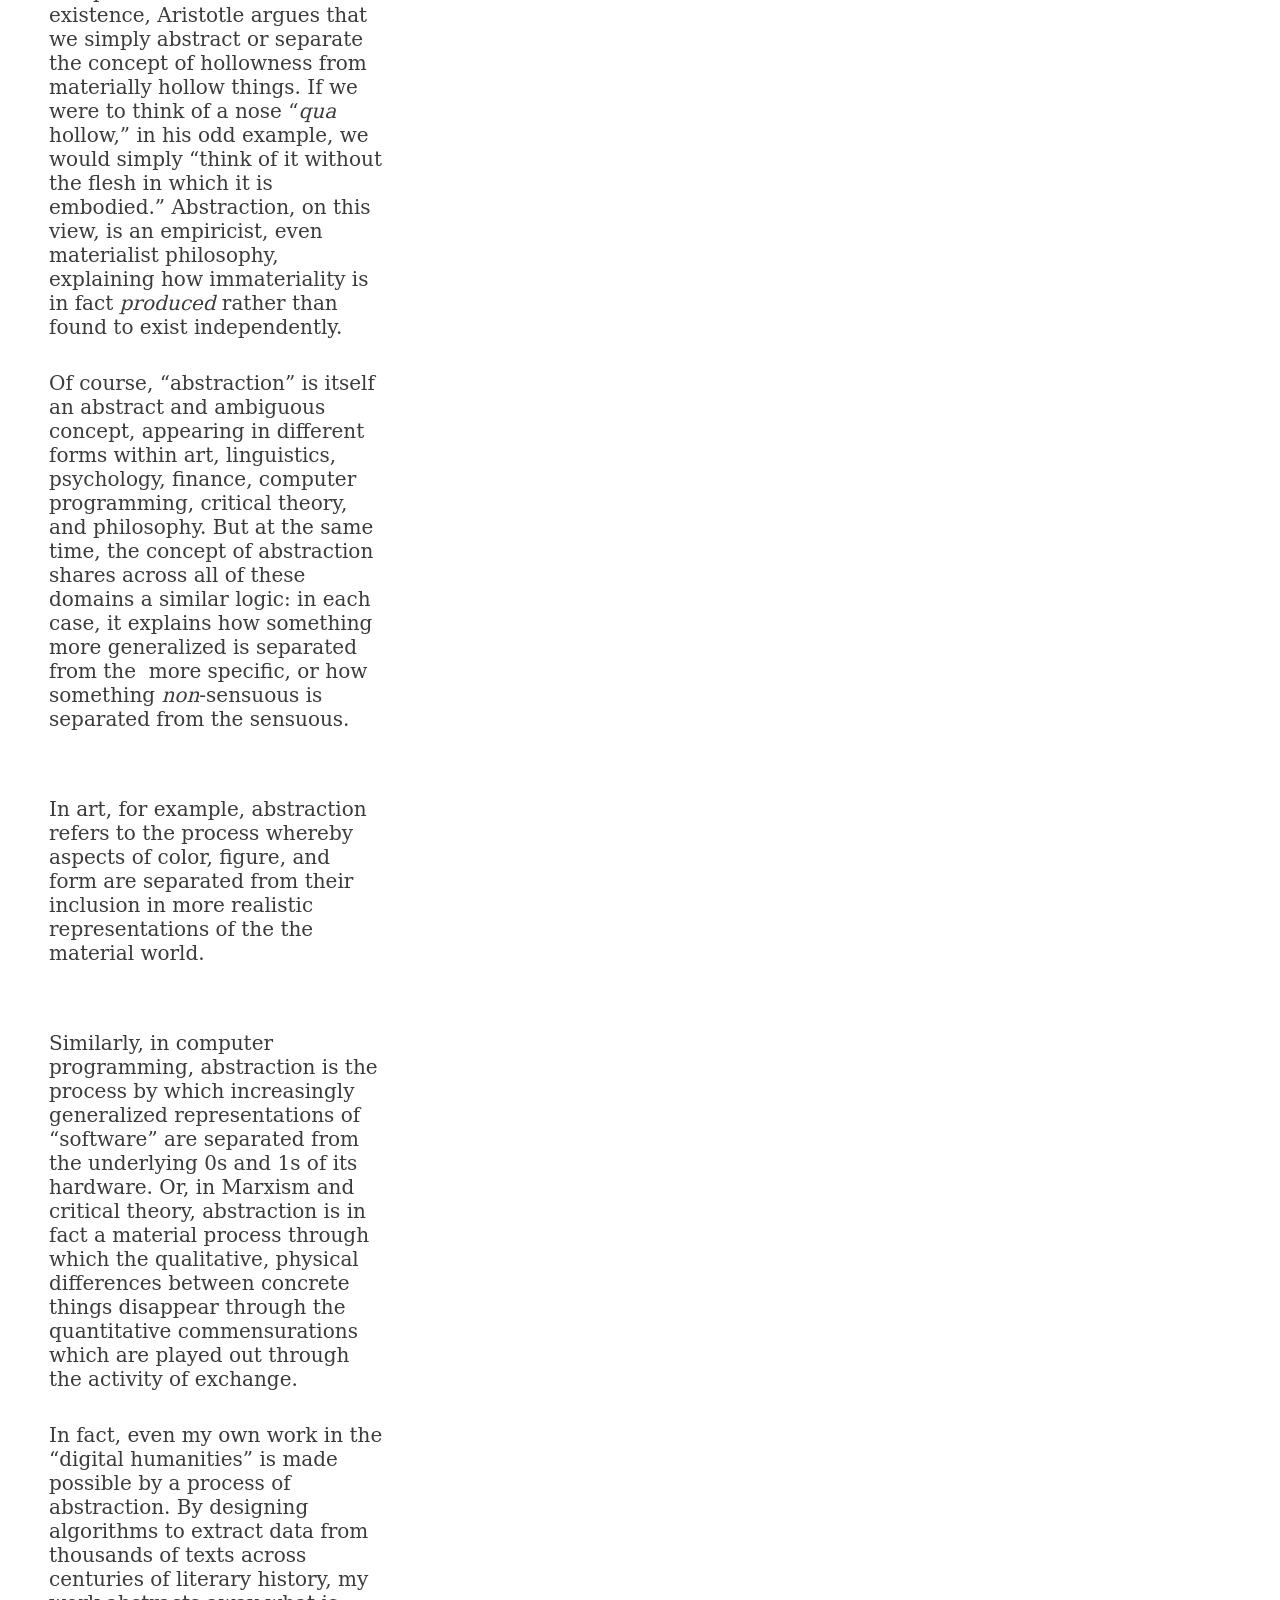
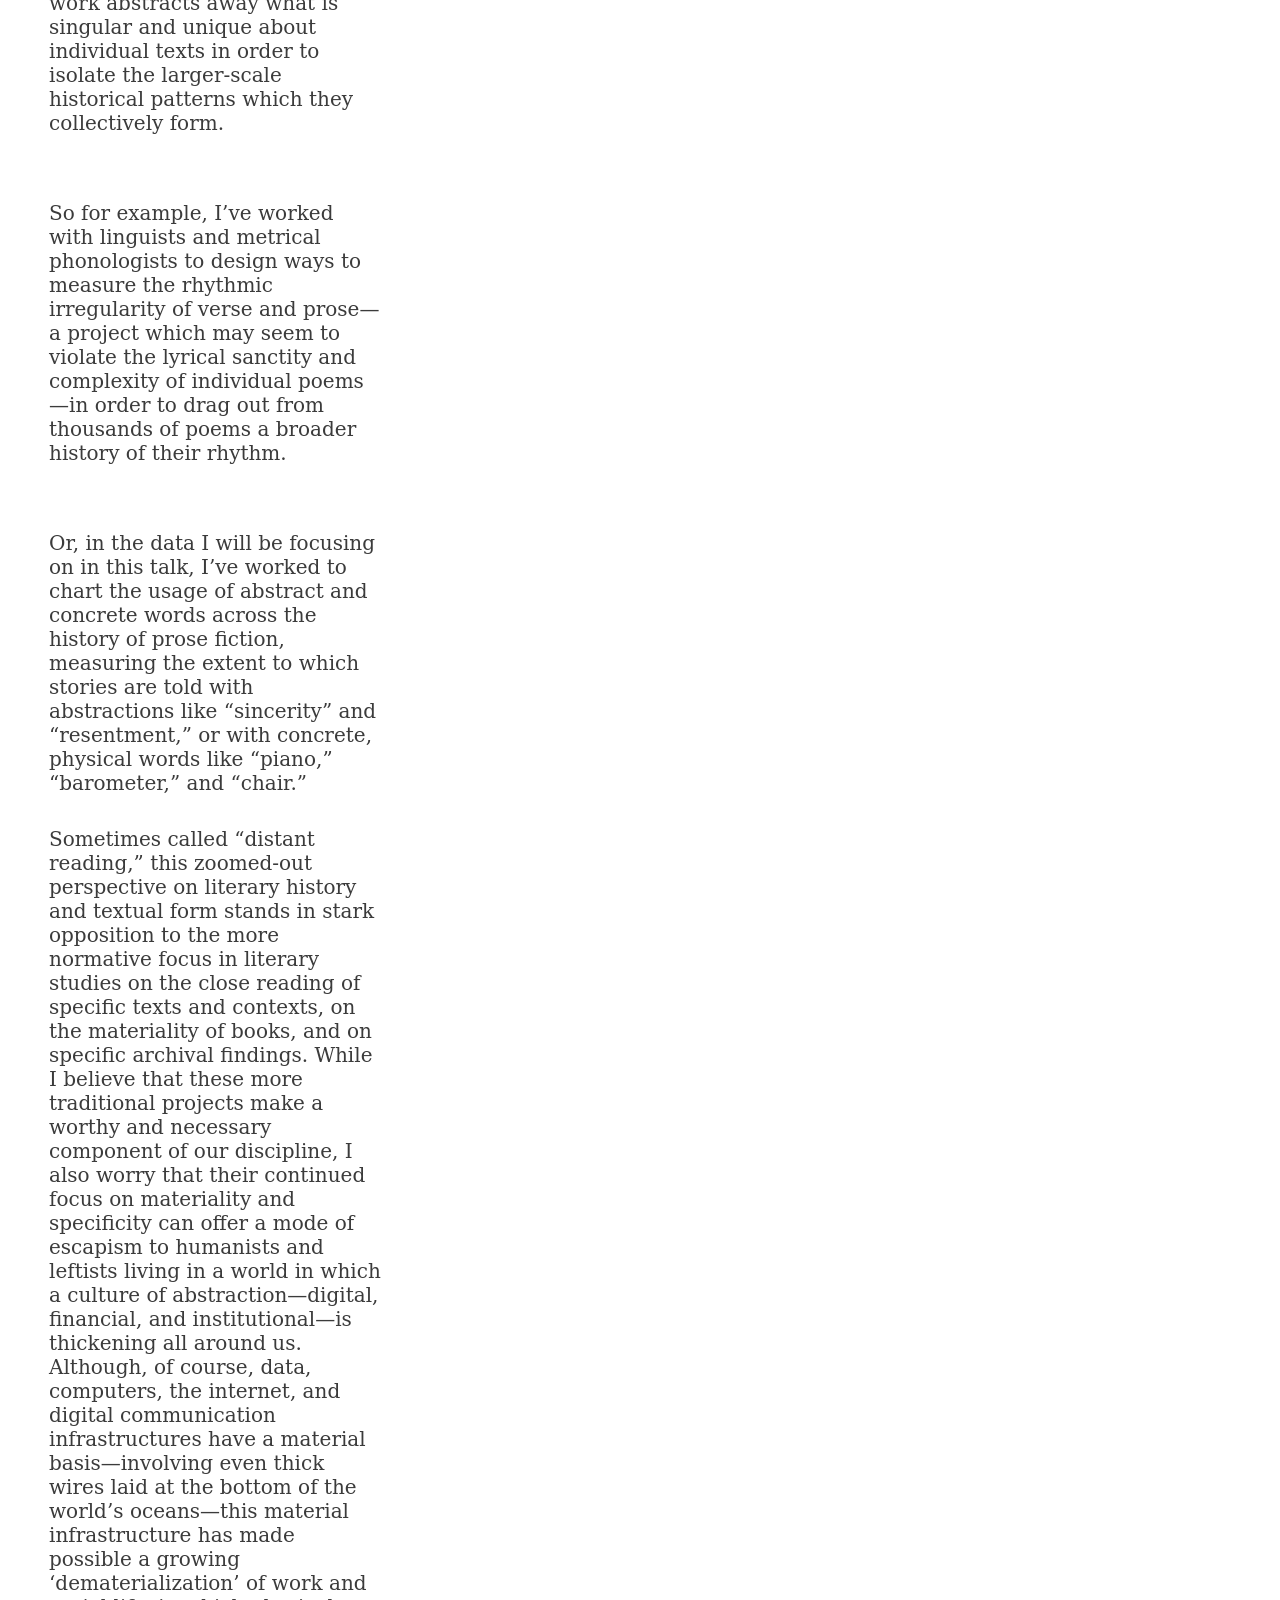
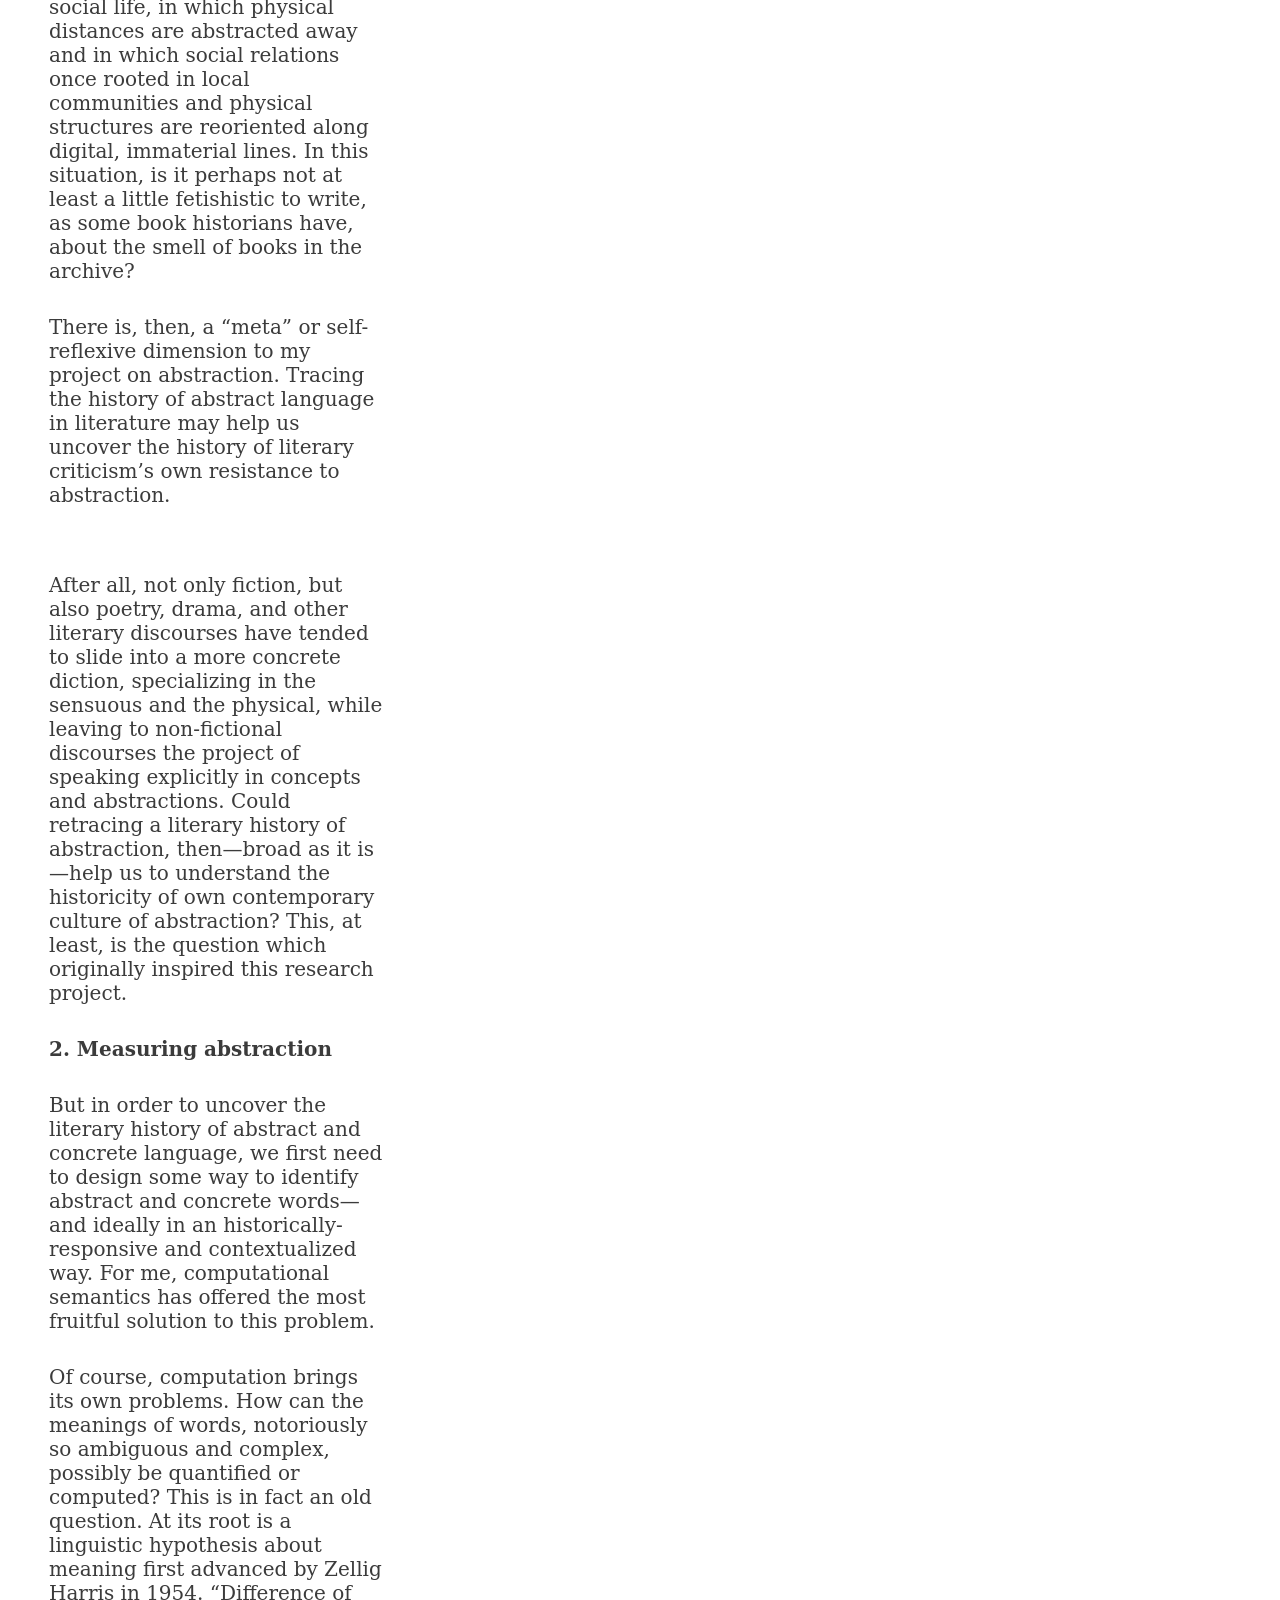
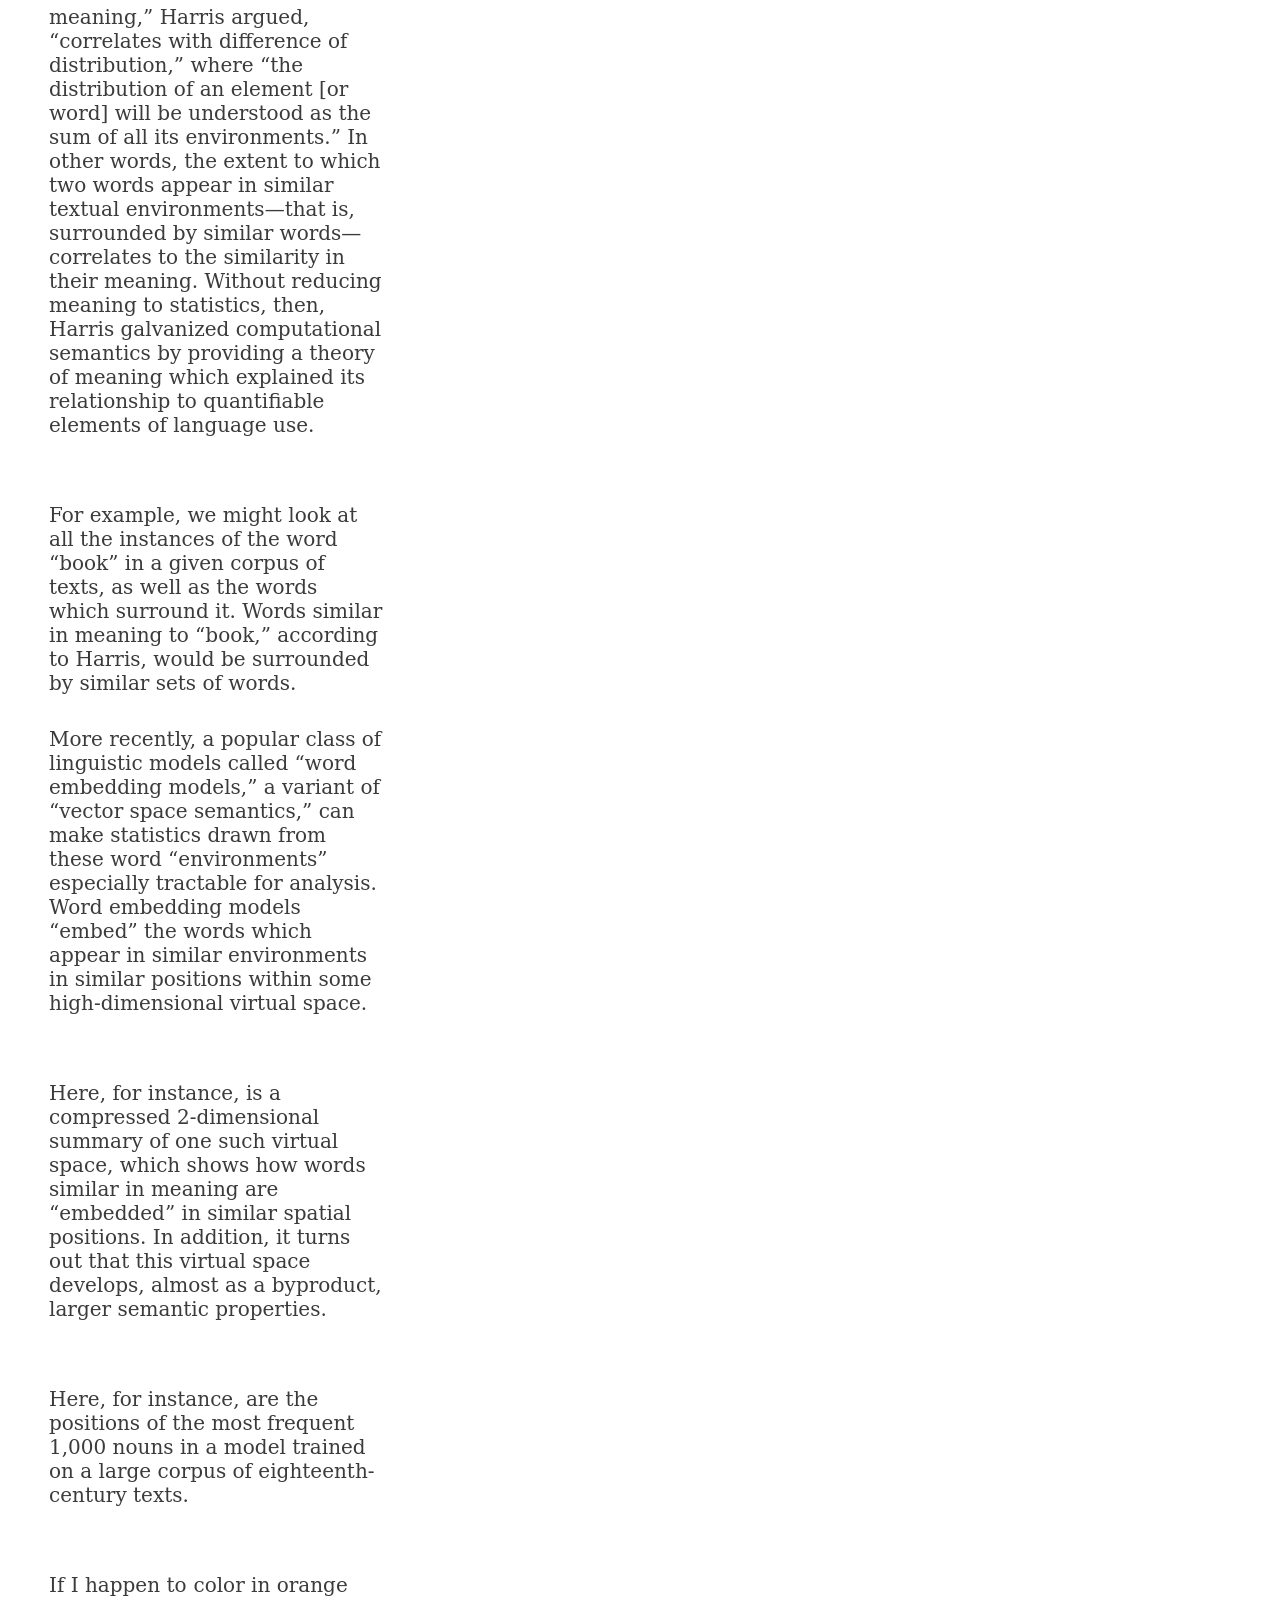
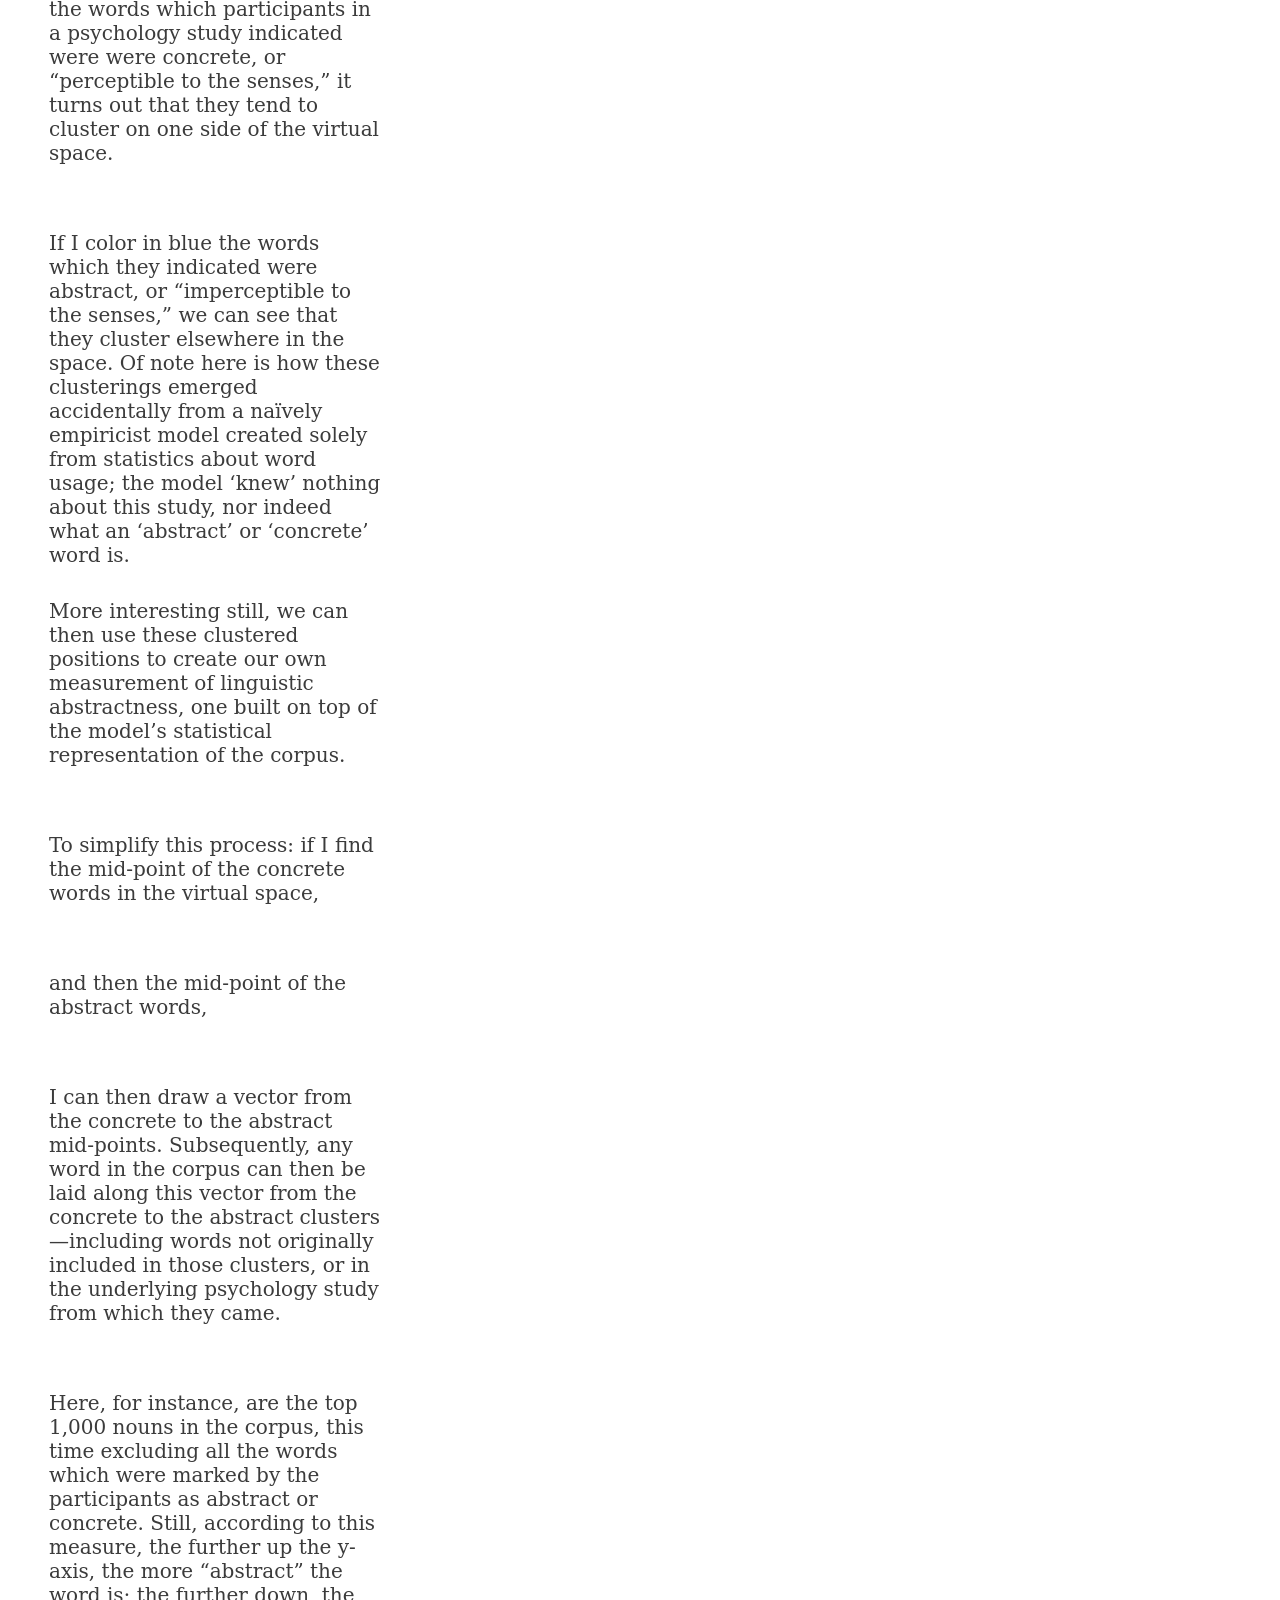
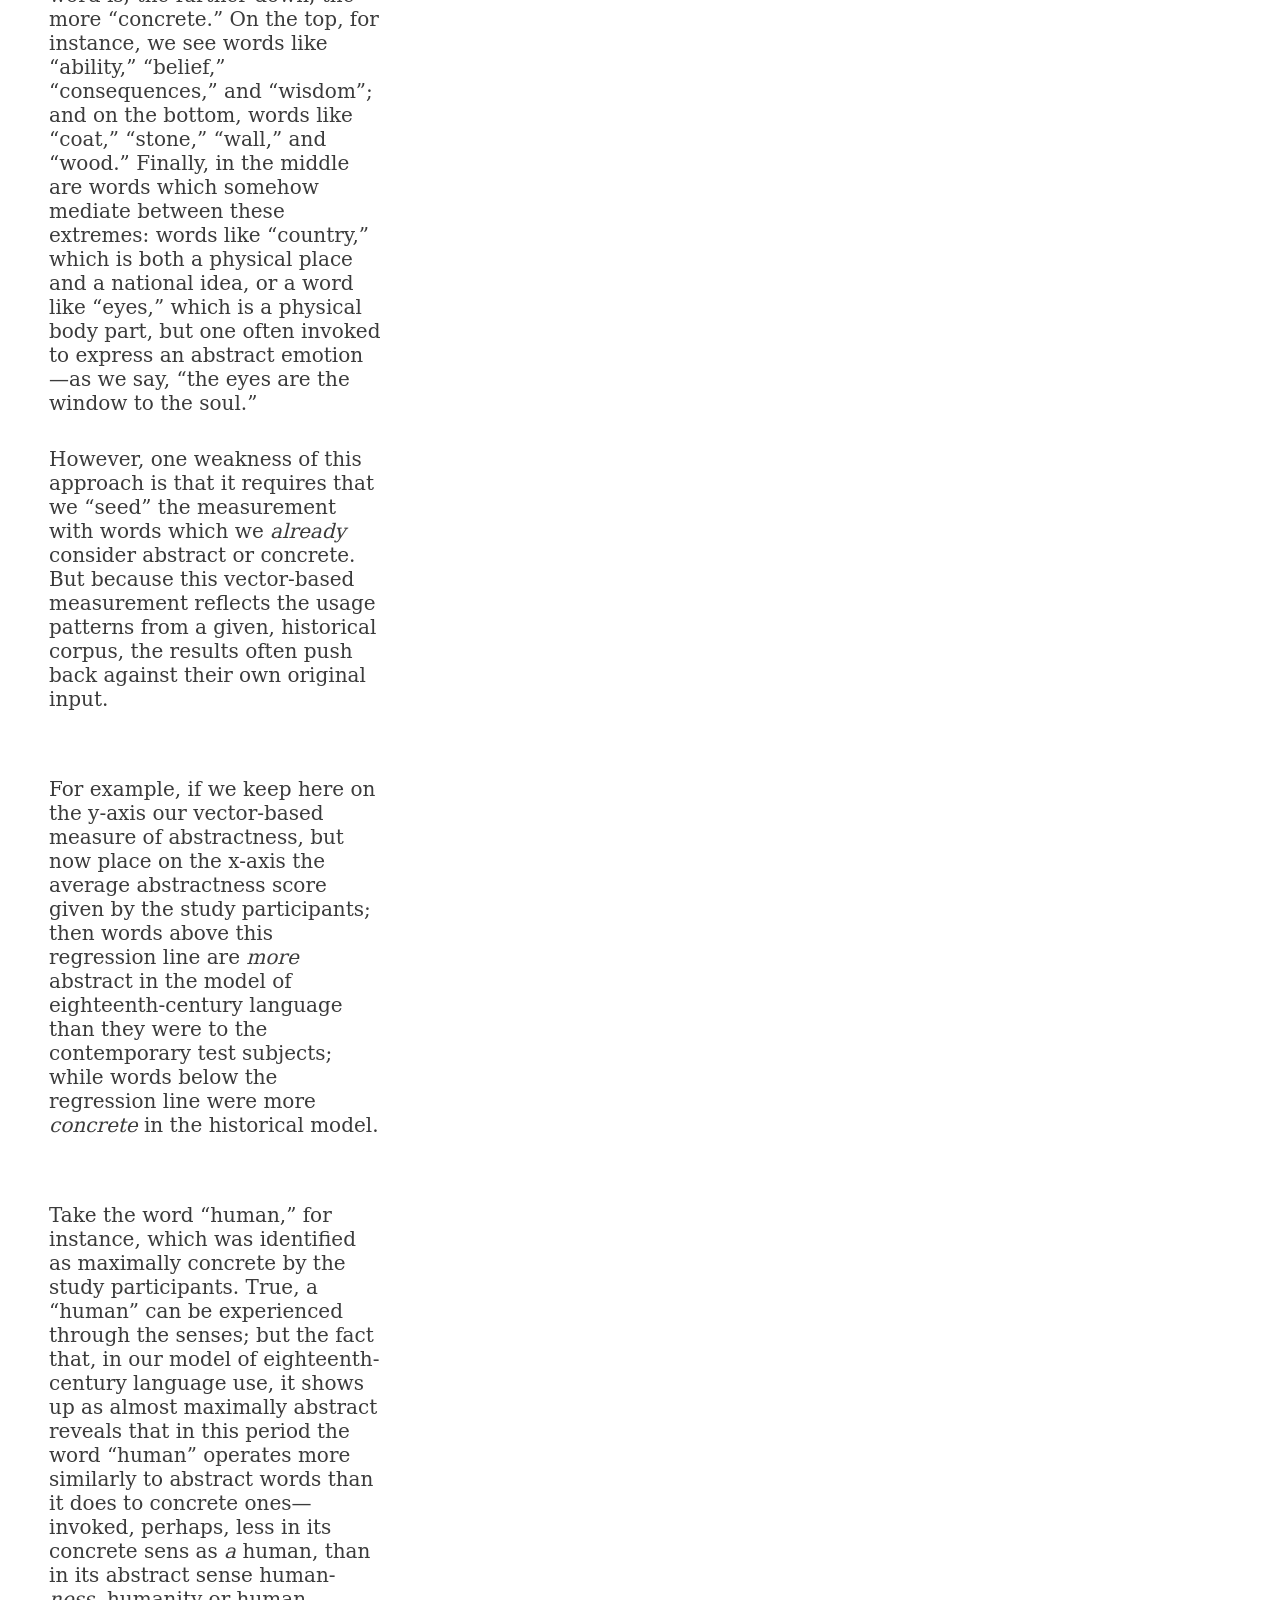
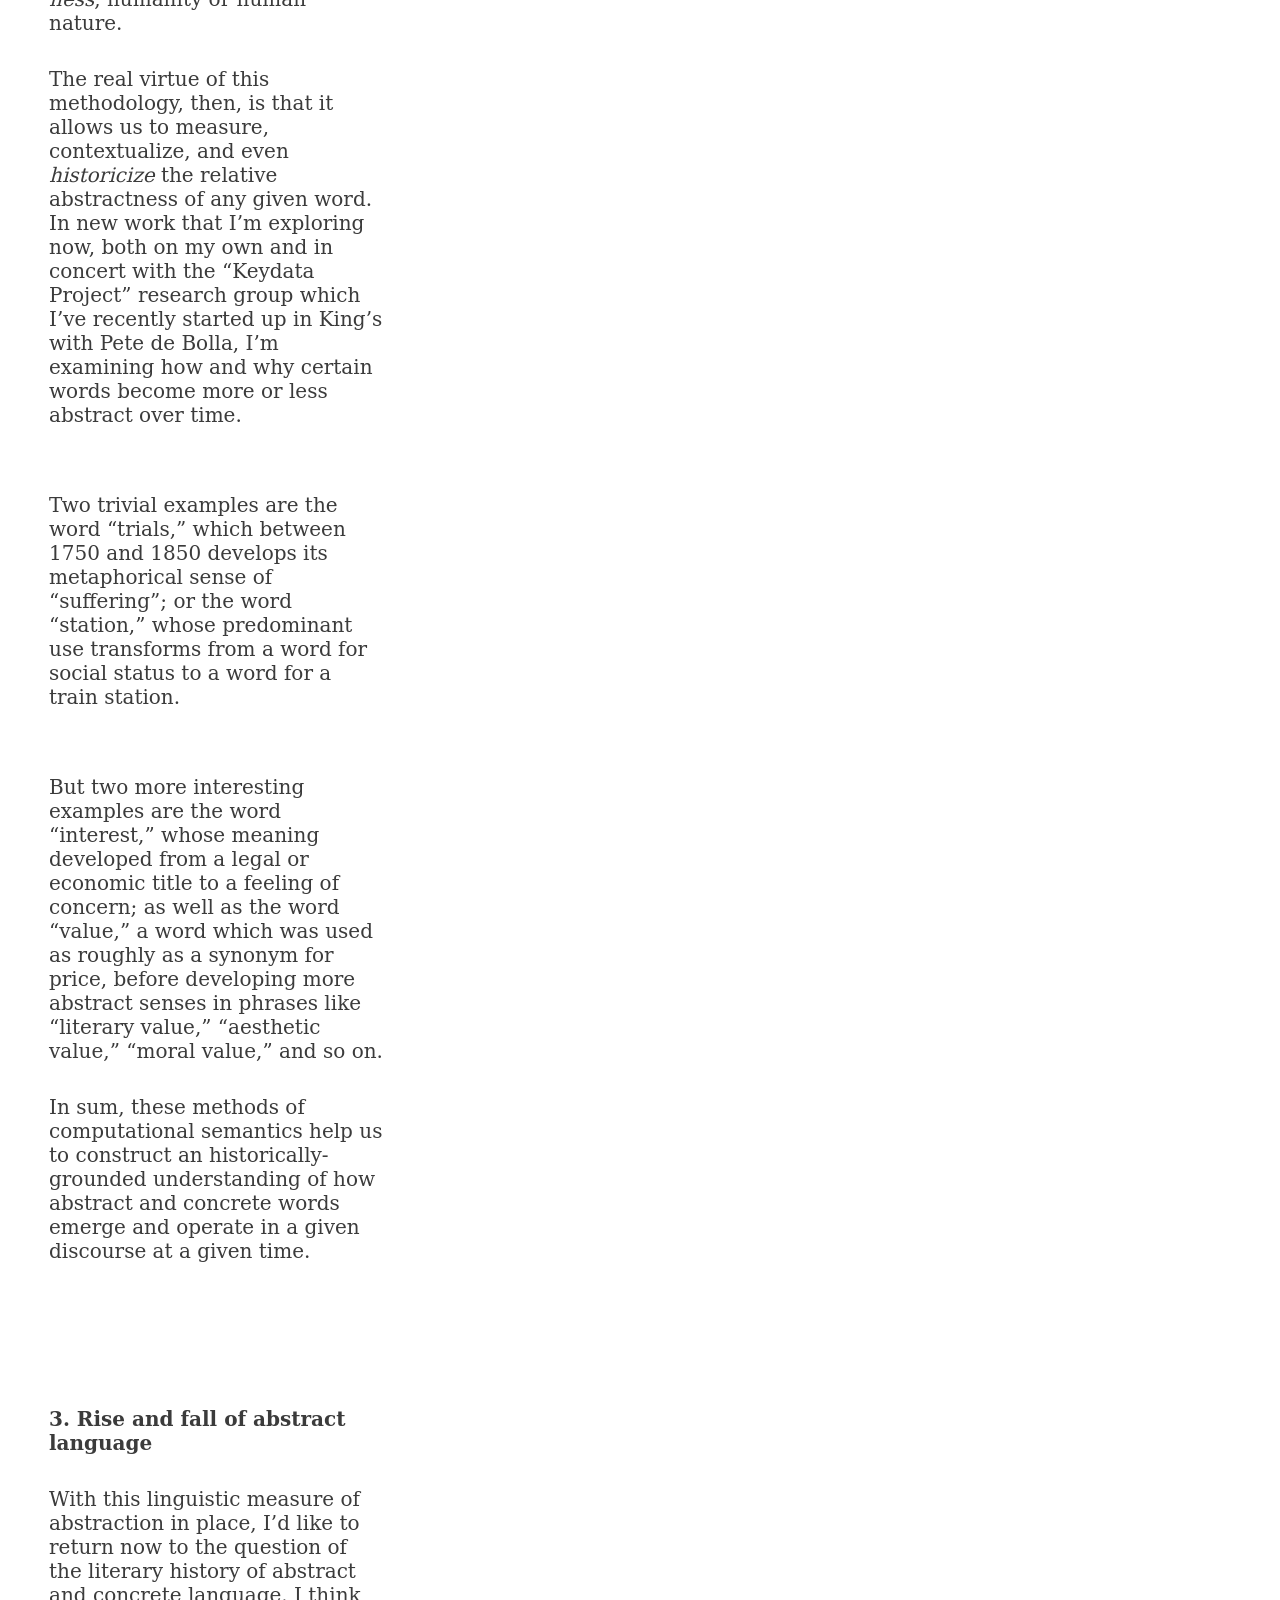
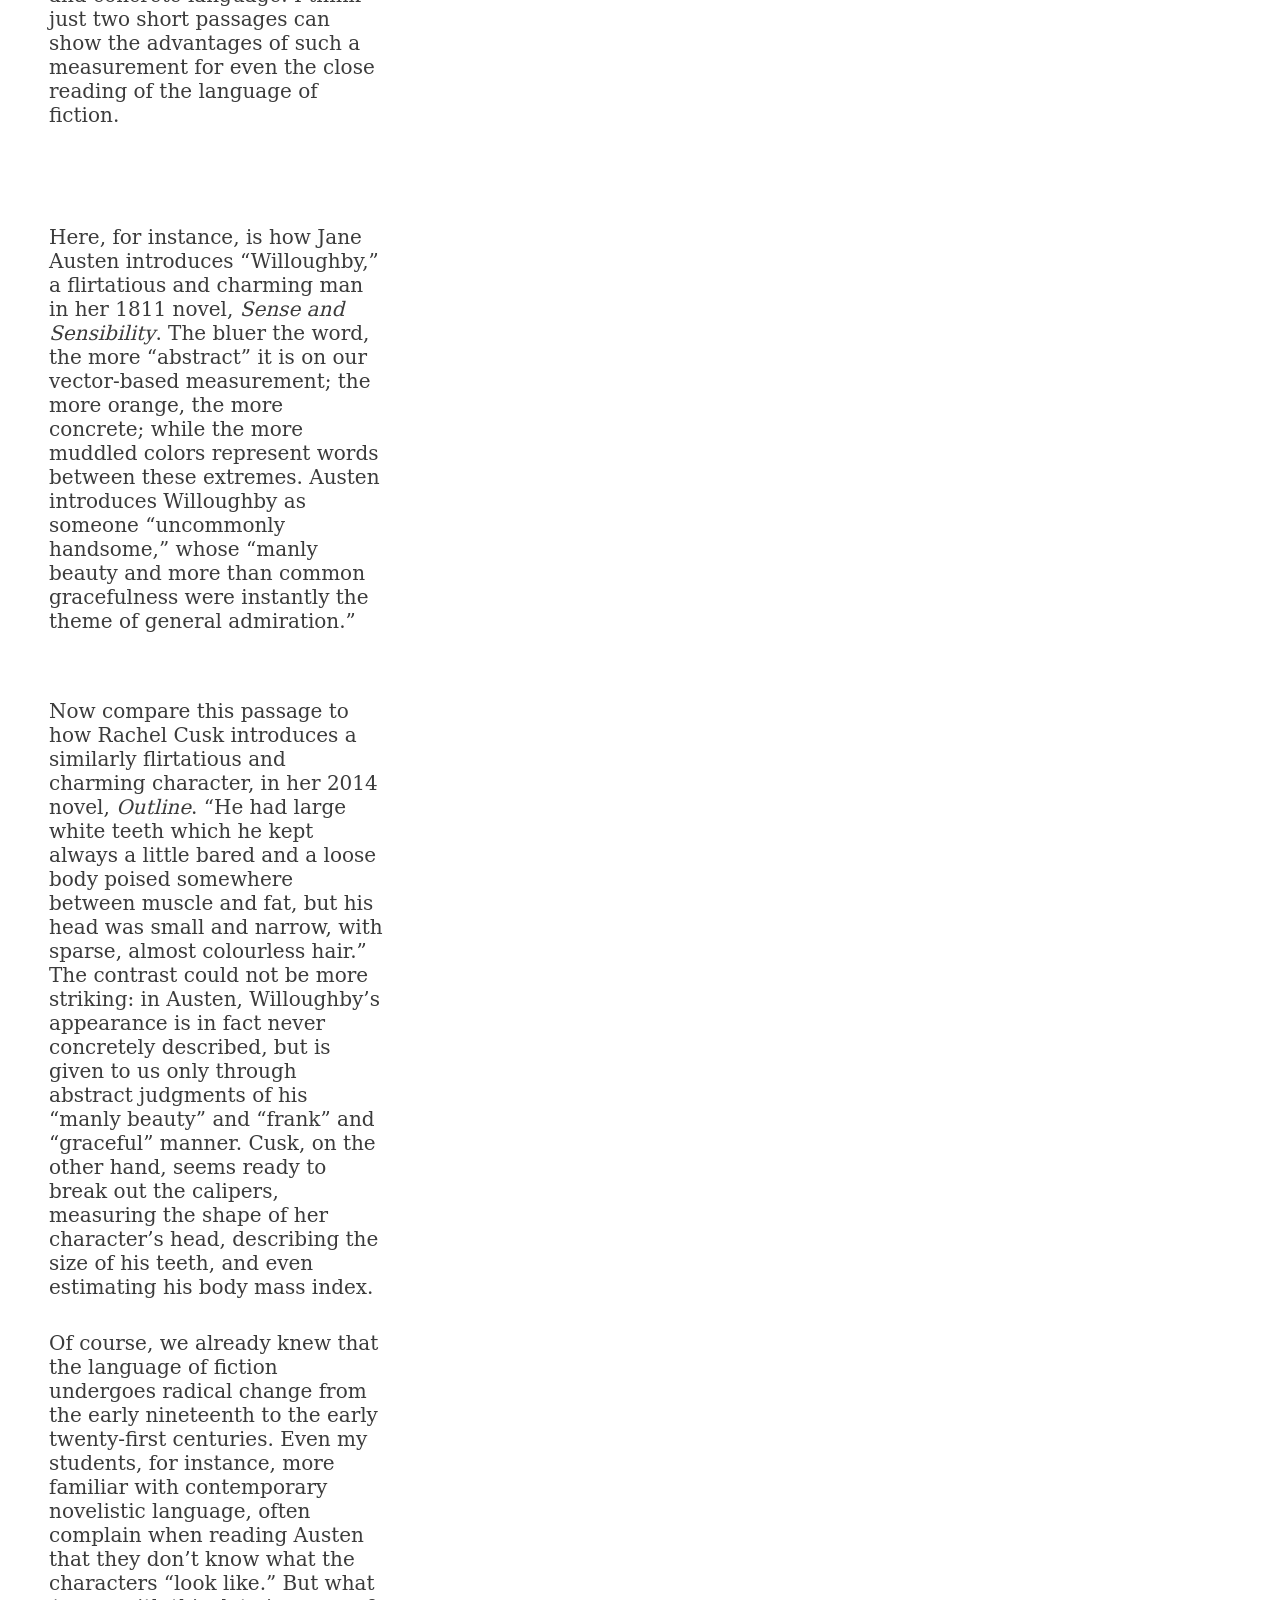
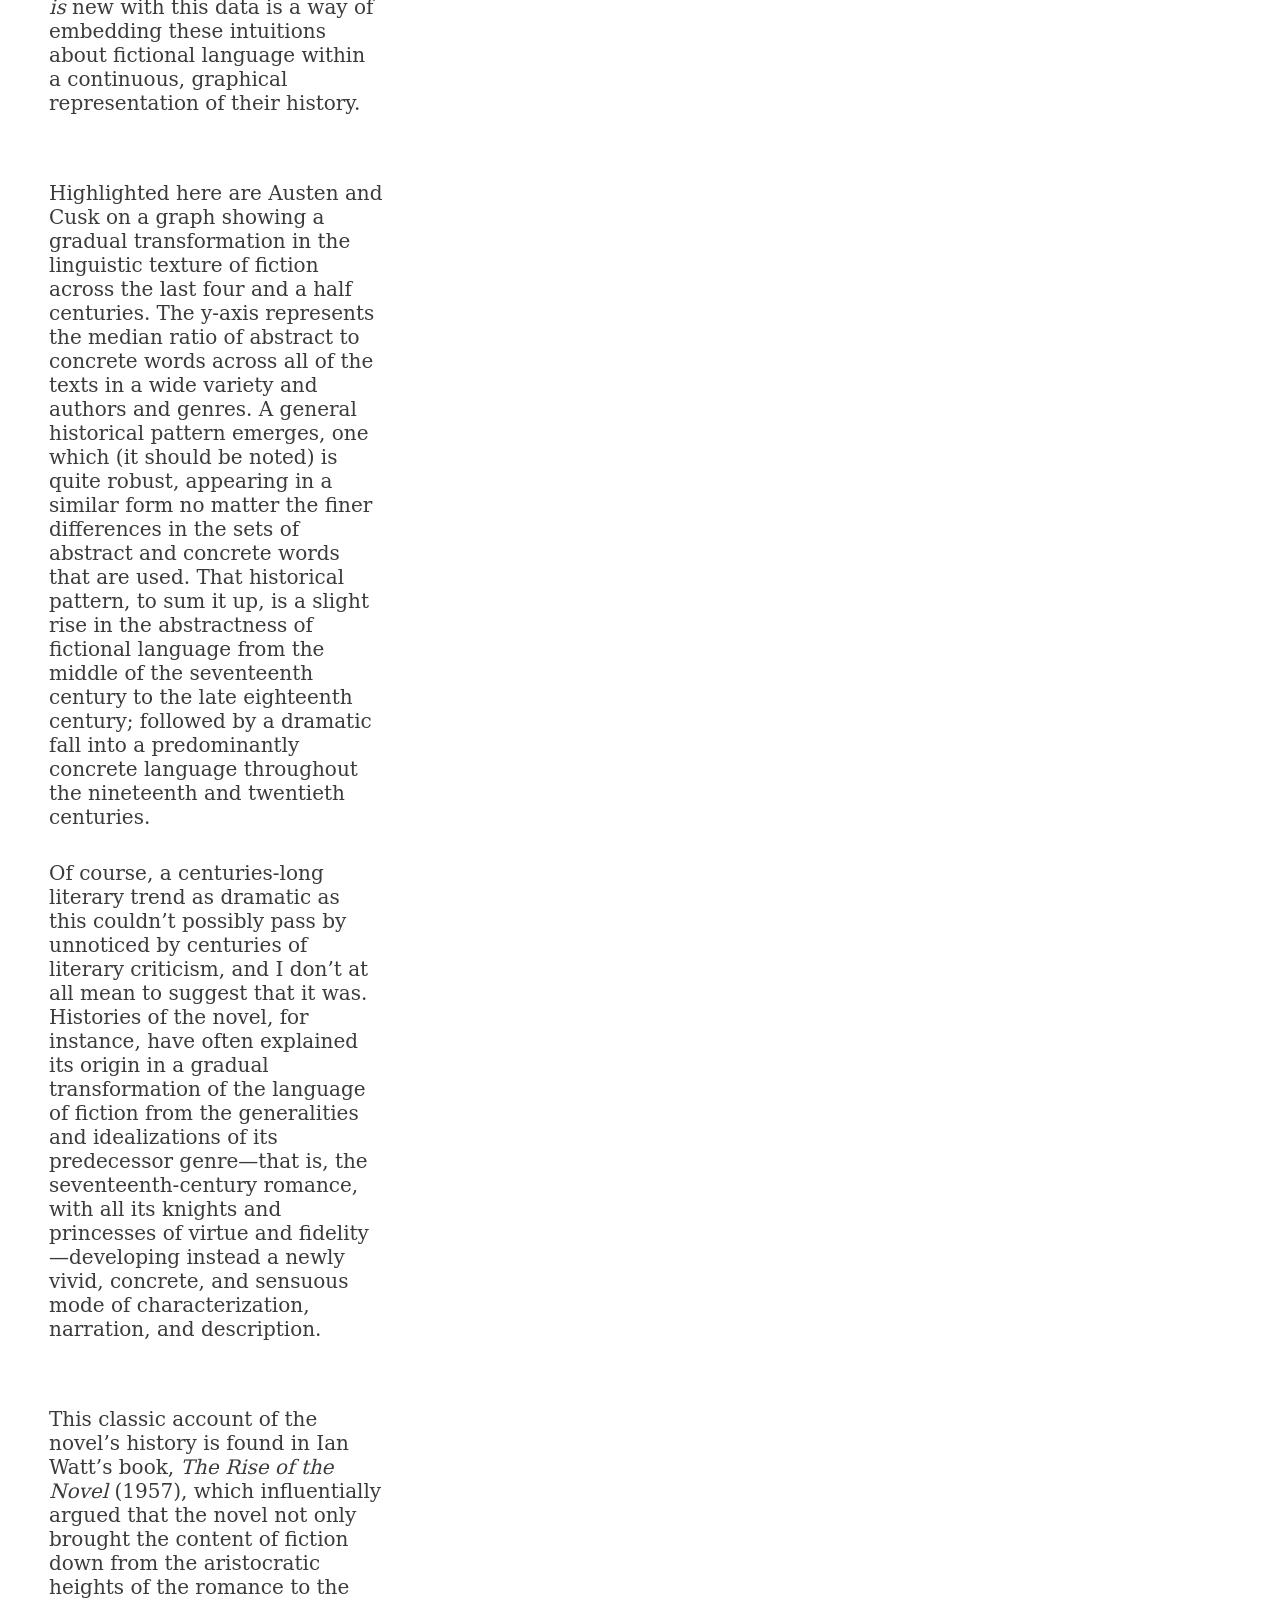
<file: talks/kingscollege2020/index.html>
<!DOCTYPE html>
<html>
  <head>
    <!-- Global site tag (gtag.js) - Google Analytics -->
    <script async src="https://www.googletagmanager.com/gtag/js?id=UA-56798055-1"></script>
    <script>
      window.dataLayer = window.dataLayer || [];
      function gtag(){dataLayer.push(arguments);}
      gtag('js', new Date());

      gtag('config', 'UA-56798055-1');
    </script>


    <meta charset="utf-8" />
    <meta http-equiv="X-UA-Compatible" content="IE=edge" />
    <title>Abstraction: A Literary History</title>
    <meta name="description" content="Scrollama: Sticky Side Example" />
    <meta name="viewport" content="width=device-width, initial-scale=1" />
    <!-- <link rel="stylesheet" href="../style.css" /> -->
    <style>
			* {
			  box-sizing: border-box;
			}

			html,
			body {
			  margin: 0;
			  padding: 0;
			}

			body {
			  font-family: -apple-system, BlinkMacSystemFont, 'Segoe UI', Roboto, Oxygen,
			    Ubuntu, Cantarell, 'Open Sans', 'Helvetica Neue', sans-serif;
			  min-height: 1280px;
			  color: #3b3b3b;
			  font-size: 24px;
			}

			p,
			h1,
			h2,
			h3,
			h4,
			a {
			  margin: 0;
			  font-weight: 400;
			}

      p {line-height: 1.5rem;}

			a,
			a:visited,
			a:hover {
			  color: teal;
			  text-decoration: none;
			  border-bottom: 2px solid currentColor;
			}

			nav {
			  display: -webkit-box;
			  display: -ms-flexbox;
			  display: flex;
			  -webkit-box-align: baseline;
			  -ms-flex-align: baseline;
			  align-items: baseline;
			  -webkit-box-pack: justify;
			  -ms-flex-pack: justify;
			  justify-content: space-between;
			  background: #f3f3f3;
			  padding: 1rem;
			  /* padding-right: 5rem; */
			  -ms-flex-wrap: wrap;
			  flex-wrap: wrap;
        font-size: 20px;
			}

			.nav__examples {
			  display: -webkit-box;
			  display: -ms-flexbox;
			  display: flex;
			  -webkit-box-align: baseline;
			  -ms-flex-align: baseline;
			  align-items: baseline;
			  -ms-flex-wrap: wrap;
			  flex-wrap: wrap;
			  margin-top: 1rem;
			}

			.nav__examples > * {
			  margin-right: 0.5rem;
			}

			#intro {
			  max-width: 40rem;
			  margin: 1rem auto;
			  text-align: center;
			}

			.intro__hed {
			  font-size: 2em;
			  margin: 2rem auto 0.5rem auto;
			}

			.intro__dek {
			  color: #8a8a8a;
        line-height: 1.66rem;
			}

			.github-corner:hover .octo-arm {
			  animation: octocat-wave 560ms ease-in-out;
			}

			@keyframes octocat-wave {
			  0%,
			  100% {
			    transform: rotate(0);
			  }

			  20%,
			  60% {
			    transform: rotate(-25deg);
			  }

			  40%,
			  80% {
			    transform: rotate(10deg);
			  }
			}

			@media (max-width: 500px) {
			  .github-corner:hover .octo-arm {
			    animation: none;
			  }

			  .github-corner .octo-arm {
			    animation: octocat-wave 560ms ease-in-out;
			  }
			}

			#intro {
			  margin-bottom: 100px;
			}

			#outro {
			  height: 640px;
			}

			@media (min-width: 840px) {
			  .nav__examples {
			    margin-top: 0;
			    margin-left: 2rem;
			  }
			}



			body {
				font-family: "Baskerville","Georgia","serif";
			}
      #scrolly {
        position: relative;
        display: -webkit-box;
        display: -ms-flexbox;
        display: flex;
        /* background-color: #f3f3f3; */
        padding: 1rem;
      }

      #scrolly > * {
        -webkit-box-flex: 1;
        -ms-flex: 1;
        flex: 1;
      }

      article {
        position: relative;
        padding: 0 1rem;
        max-width: 25rem;
				/* font-size: 14px; */
      }

      figure {
        position: -webkit-sticky;
        position: sticky;
        width: 100%;
        margin: 0;
        -webkit-transform: translate3d(0, 0, 0);
        -moz-transform: translate3d(0, 0, 0);
        transform: translate3d(0, 0, 0);
        /* background-color: #8a8a8a; */
        z-index: 0;
      }

			figure img {
				border: 1px solid black;
			}

      figure p {
        text-align: center;
        padding: 1rem;
				margin-top: 29px;
        position: absolute;
        top: 50%;
        left: 50%;
        -moz-transform: translate(-50%, -50%);
        -webkit-transform: translate(-50%, -50%);
        transform: translate(-50%, -50%);
        font-size: 8rem;
        font-weight: 900;
        color: #fff;
      }

      .step {
        margin: 0 auto 2rem auto;
        /* background-color: #3b3b3b; */
        /* color: #fff; */
				border: 1px dotted white;
      }

      .step:last-child {
        margin-bottom: 0;
      }

      .step.is-active {
        /* background-color: goldenrod; */
        /* color: #3b3b3b; */
				/* background-color: silver; */
				border: 1px solid black;
      }

      .step p {
        text-align: left;
        padding: 1rem;
        font-size: 1.25rem;
      }
    </style>
  </head>

  <body>
    <!-- <a
  href="https://ryanheuser.org"
  target="_blank"
  class="github-corner"
  aria-label="Back to main page"
  ><svg
    width="80"
    height="80"
    viewBox="0 0 250 250"
    style="fill:#151513; color:#fff; position: absolute; top: 0; border: 0; right: 0;"
    aria-hidden="true"
  >
    <path d="M0,0 L115,115 L130,115 L142,142 L250,250 L250,0 Z"></path>
    <path
      d="M128.3,109.0 C113.8,99.7 119.0,89.6 119.0,89.6 C122.0,82.7 120.5,78.6 120.5,78.6 C119.2,72.0 123.4,76.3 123.4,76.3 C127.3,80.9 125.5,87.3 125.5,87.3 C122.9,97.6 130.6,101.9 134.4,103.2"
      fill="currentColor"
      style="transform-origin: 130px 106px;"
      class="octo-arm"
    ></path>
    <path
      d="M115.0,115.0 C114.9,115.1 118.7,116.5 119.8,115.4 L133.7,101.6 C136.9,99.2 139.9,98.4 142.2,98.6 C133.8,88.0 127.5,74.4 143.8,58.0 C148.5,53.4 154.0,51.2 159.7,51.0 C160.3,49.4 163.2,43.6 171.4,40.1 C171.4,40.1 176.1,42.5 178.8,56.2 C183.1,58.6 187.2,61.8 190.9,65.4 C194.5,69.0 197.7,73.2 200.1,77.6 C213.8,80.2 216.3,84.9 216.3,84.9 C212.7,93.1 206.9,96.0 205.4,96.6 C205.1,102.4 203.0,107.8 198.3,112.5 C181.9,128.9 168.3,122.5 157.7,114.1 C157.9,116.9 156.7,120.9 152.7,124.9 L141.0,136.5 C139.8,137.7 141.6,141.9 141.8,141.8 Z"
      fill="currentColor"
      class="octo-body"
    ></path></svg
></a> -->
<main>
  <nav>
    <a href="https://ryanheuser.org" target="_blank">← Ryan Heuser</a>

    <div class="nav__examples">
    <!--  <p>Examples:</p>
      <a href="https://russellgoldenberg.github.io/scrollama/basic"
        >Basic</a
      >
      <a href="https://russellgoldenberg.github.io/scrollama/progress"
        >Progress</a
      >
      <a href="https://russellgoldenberg.github.io/scrollama/sticky-side"
        >Sticky Side</a
      >
      <a href="https://russellgoldenberg.github.io/scrollama/sticky-overlay"
        >Sticky Overlay</a
      >
      <a href="https://russellgoldenberg.github.io/scrollama/mobile-pattern"
        >Mobile Pattern</a
      > -->
      <!-- <a href="https://ryanheuser.org">Ryan Heuser</a> -->
    </div>
  </nav>


    <main>
      <section id="intro">
        <h1 class="intro__hed">Abstraction: A Literary History</h1>
        <p class="intro__dek">
          Talk given to King's College, Cambridge on February 18th, 2020, meant to introduce my work to the College and explain how it addresses the concept of “immateriality,” the official topic of my Junior Research Fellowship. The talk is a summary of my dissertation work on abstract language and the novel.
        </p>
      </section>

      <section id="scrolly">
        <article>














          <div class="step" data-step="1">
          <p class="p1"><b>1. Immateriality vs. abstraction</b></p>
          <p class="p2">Thanks for coming. In this talk I’ll give a general overview of my research project on “abstraction,” which focuses specifically on the history of abstract language in literature, and especially the novel.</p>
          <p class="p2">But I thought I’d address at the outset what may at first appear strange: that my Junior Research Fellowship is in the topic of “immateriality,” which might sound as if I were studying ghosts or incorporeal beings.<b> </b>I want to note that this possible confusion is precisely why I prefer the related but distinct concept of abstraction. As a word, the “im-materiality” is constructed as a simple negation of the material; while the word “abstraction,” which means literally “to drag away,” imagines a <i>process</i> by which something general, conceptual, or immaterial is separated or pulled away from its material embodiment.</p>
          <p class="p2">In fact, the whole concept of “abstraction” first emerges in philosophy as part of Aristotle’s rejection of Plato’s “immaterial Forms.”</p>
          </div>

          <div class="step" data-step="2">
          <p>For instance, rather than the idea of “hollowness” having an independent immaterial existence, Aristotle argues that we simply abstract or separate the concept of hollowness from materially hollow things. If we were to think of a nose “<i>qua </i>hollow,” in his odd example, we would simply “think of it without the flesh in which it is embodied.” Abstraction, on this view, is an empiricist, even materialist philosophy, explaining how immateriality is in fact <i>produced</i> rather than found to exist independently.</p>
          <p class="p2">Of course, “abstraction” is itself an abstract and ambiguous concept, appearing in different forms within art, linguistics, psychology, finance, computer programming, critical theory, and philosophy. But at the same time, the concept of abstraction shares across all of these domains a similar logic: in each case, it explains how something more generalized is separated from the<span class="Apple-converted-space">  </span>more specific, or how something <i>non</i>-sensuous is separated from the sensuous.</p>
          </div>

          <div class="step" data-step="3">
          <p>In art, for example, abstraction refers to the process whereby aspects of color, figure, and form are separated from their inclusion in more realistic representations of the the material world.</p>
          </div>

          <div class="step" data-step="4">
          <p>Similarly, in computer programming, abstraction is the process by which increasingly generalized representations of “software” are separated from the underlying 0s and 1s of its hardware. Or, in Marxism and critical theory, abstraction is in fact a material process through which the qualitative, physical differences between concrete things disappear through the quantitative commensurations which are played out through the activity of exchange.<span class="Apple-converted-space"> </span></p>
          <p class="p2">In fact, even my own work in the “digital humanities” is made possible by a process of abstraction. By designing algorithms to extract data from thousands of texts across centuries of literary history, my work abstracts away what is singular and unique about individual texts in order to isolate the larger-scale historical patterns which they collectively form.</p>
          </div>

          <div class="step" data-step="5">
          <p>So for example, I’ve worked with linguists and metrical phonologists to design ways to measure the rhythmic irregularity of verse and prose—a project which may seem to violate the lyrical sanctity and complexity of individual poems—in order to drag out from thousands of poems a broader history of their rhythm.<i> </i></p>
          </div>

          <div class="step" data-step="6">
          <p>Or, in the data I will be focusing on in this talk, I’ve worked to chart the usage of abstract and concrete words across the history of prose fiction, measuring the extent to which stories are told with abstractions like “sincerity” and “resentment,” or with concrete, physical words like “piano,” “barometer,” and “chair.”</p>
          <p class="p2">Sometimes called “distant reading,” this zoomed-out perspective on literary history and textual form stands in stark opposition to the more normative focus in literary studies on the close reading of specific texts and contexts, on the materiality of books, and on specific archival findings. While I believe that these more traditional projects make a worthy and necessary component of our discipline, I also worry that their continued focus on materiality and specificity can offer a mode of escapism to humanists and leftists living in a world in which a culture of abstraction—digital, financial, and institutional—is thickening all around us. Although, of course, data, computers, the internet, and digital communication infrastructures have a material basis—involving even thick wires laid at the bottom of the world’s oceans—this material infrastructure has made possible a growing ‘dematerialization’ of work and social life, in which physical distances are abstracted away and in which social relations once rooted in local communities and physical structures are reoriented along digital, immaterial lines. In this situation, is it perhaps not at least a little fetishistic to write, as some book historians have, about the smell of books in the archive?</p>
          <p class="p2">There is, then, a “meta” or self-reflexive dimension to my project on abstraction. Tracing the history of abstract language in literature may help us uncover the history of literary criticism’s own resistance to abstraction.</p>
          </div>

          <div class="step" data-step="7">
          <p>After all, not only fiction, but also poetry, drama, and other literary discourses have tended to slide into a more concrete diction, specializing in the sensuous and the physical, while leaving to non-fictional discourses the project of speaking explicitly in concepts and abstractions. Could retracing a literary history of abstraction, then—broad as it is—help us to understand the historicity of own contemporary culture of abstraction? This, at least, is the question which originally inspired this research project.</p>


          <p class="p1"><b>2. Measuring abstraction</b></p>
          <p class="p2">But in order to uncover the literary history of abstract and concrete language, we first need to design some way to identify abstract and concrete words—and ideally in an historically-responsive and contextualized way. For me, computational semantics has offered the most fruitful solution to this problem.</p>
          <p class="p2">Of course, computation brings its own problems. How can the meanings of words, notoriously so ambiguous and complex, possibly be quantified or computed? This is in fact an old question. At its root is a linguistic hypothesis about meaning first advanced by Zellig Harris in 1954. “Difference of meaning,” Harris argued, “correlates with difference of distribution,” where “the distribution of an element [or word] will be understood as the sum of all its environments.” In other words, the extent to which two words appear in similar textual environments—that is, surrounded by similar words—correlates to the similarity in their meaning. Without reducing meaning to statistics, then, Harris galvanized computational semantics by providing a theory of meaning which explained its relationship to quantifiable elements of language use.</p>
          </div>

          <div class="step" data-step="8">
          <p>For example, we might look at all the instances of the word “book” in a given corpus of texts, as well as the words which surround it. Words similar in meaning to “book,” according to Harris, would be surrounded by similar sets of words.</p>
          <p class="p2">More recently, a popular class of linguistic models called “word embedding models,” a variant of “vector space semantics,” can make statistics drawn from these word “environments” especially tractable for analysis. Word embedding models “embed” the words which appear in similar environments in similar positions within some high-dimensional virtual space.</p>
          </div>

          <div class="step" data-step="9">
          <p>Here, for instance, is a compressed 2-dimensional summary of one such virtual space, which shows how words similar in meaning are “embedded” in similar spatial positions. In addition, it turns out that this virtual space develops, almost as a byproduct, larger semantic properties.</p>
          </div>

          <div class="step" data-step="10">
          <p>Here, for instance, are the positions of the most frequent 1,000 nouns in a model trained on a large corpus of eighteenth-century texts.</p>
          </div>

          <div class="step" data-step="11">
          <p>If I happen to<b> </b>color in orange the words which participants in a psychology study indicated were were concrete, or “perceptible to the senses,” it turns out that they tend to cluster on one side of the virtual space.</p>
          </div>

          <div class="step" data-step="12">
          <p>If I color in blue the words which they indicated were abstract, or “imperceptible to the senses,” we can see that they cluster elsewhere in the space. Of note here is how these clusterings emerged accidentally from a naïvely empiricist model created solely from statistics about word usage; the model ‘knew’ nothing about this study, nor indeed what an ‘abstract’ or ‘concrete’ word is.</p>
          <p class="p2">More interesting still, we can then use these clustered positions to create our own measurement of linguistic abstractness, one built on top of the model’s statistical representation of the corpus.</p>
          </div>

          <div class="step" data-step="13">
          <p>To simplify this process: if I find the mid-point of the concrete words in the virtual space,</p>
          </div>

          <div class="step" data-step="14">
          <p>and then the mid-point of the abstract words,</p>
          </div>

          <div class="step" data-step="15">
          <p>I can then draw a vector from the concrete to the abstract mid-points. Subsequently, any word in the corpus can then be laid along this vector from the concrete to the abstract clusters—including words not originally included in those clusters, or in the underlying psychology study from which they came.</p>
          </div>

          <div class="step" data-step="16">
          <p>Here, for instance, are the top 1,000 nouns in the corpus, this time excluding all the words which were marked by the participants as abstract or concrete. Still, according to this measure, the further up the y-axis, the more “abstract” the word is; the further down, the more “concrete.” On the top, for instance, we see words like “ability,” “belief,” “consequences,” and “wisdom”; and on the bottom, words like “coat,” “stone,” “wall,” and “wood.” Finally, in the middle are words which somehow mediate between these extremes: words like “country,” which is both a physical place and a national idea, or a word like “eyes,” which is a physical body part, but one often invoked to express an abstract emotion—as we say, “the eyes are the window to the soul.”</p>
          <p class="p2">However, one weakness of this approach is that it requires that we “seed” the measurement with words which we <i>already</i> consider abstract or concrete. But because this vector-based measurement reflects the usage patterns from a given, historical corpus, the results often push back against their own original input.</p>
          </div>

          <div class="step" data-step="17">
          <p>For example, if we keep here on the y-axis our vector-based measure of abstractness, but now place on the x-axis the average abstractness score given by the study participants; then words above this regression line are <i>more</i> abstract in the model of eighteenth-century language than they were to the contemporary test subjects; while words below the regression line were more <i>concrete</i> in the historical model.</p>
          </div>

          <div class="step" data-step="18">
          <p>Take the word “human,” for instance, which was identified as maximally concrete by the study participants. True, a “human” can be experienced through the senses; but the fact that, in our model of eighteenth-century language use, it shows up as almost maximally abstract reveals that in this period the word “human” operates more similarly to abstract words than it does to concrete ones—invoked, perhaps, less in its concrete sens as <i>a </i>human, than in its abstract sense human-<i>ness</i>, humanity or human nature.</p>
          <p class="p2">The real virtue of this methodology, then, is that it allows us to measure, contextualize, and even <i>historicize</i> the relative abstractness of any given word. In new work that I’m exploring now, both on my own and in concert with the “Keydata Project” research group which I’ve recently started up in King’s with Pete de Bolla, I’m examining how and why certain words become more or less abstract over time.</p>
          </div>

          <div class="step" data-step="19">
          <p>Two trivial examples are the word “trials,” which between 1750 and 1850 develops its metaphorical sense of “suffering”; or the word “station,” whose predominant use transforms from a word for social status to a word for a train station.</p>
          </div>

          <div class="step" data-step="20">
          <p>But two more interesting examples are the word “interest,” whose meaning developed from a legal or economic title to a feeling of concern; as well as the word “value,” a word which was used as roughly as a synonym for price, before developing more abstract senses in phrases like “literary value,” “aesthetic value,” “moral value,” and so on.</p>
          <p class="p2">In sum, these methods of computational semantics help us to construct an historically-grounded understanding of how abstract and concrete words emerge and operate in a given discourse at a given time.</p>
          <p class="p3"><br></p>
          <p class="p3"><br></p>


          <p class="p1"><b>3. Rise and fall of abstract language</b></p>
          <p class="p2">With this linguistic measure of abstraction in place, I’d like to return now to the question of the literary history of abstract and concrete language. I think just two short passages can show the advantages of such a measurement for even the close reading of the language of fiction. <span class="Apple-converted-space"> </span></p>
          <p class="p2"></p>
          </div>

          <div class="step" data-step="21">
          <p>Here, for instance, is how Jane Austen introduces “Willoughby,” a flirtatious and charming man in her 1811 novel, <i>Sense and Sensibility</i>. The bluer the word, the more “abstract” it is on our vector-based measurement; the more orange, the more concrete; while the more muddled colors represent words between these extremes. Austen introduces Willoughby as someone “uncommonly handsome,” whose “manly beauty and more than common gracefulness were instantly the theme of general admiration.”</p>
          </div>

          <div class="step" data-step="22">
          <p>Now compare this passage to how Rachel Cusk introduces a similarly flirtatious and charming character, in her 2014 novel, <i>Outline</i>. “He had large white teeth which he kept always a little bared and a loose body poised somewhere between muscle and fat, but his head was small and narrow, with sparse, almost colourless hair.” The contrast could not be more striking: in Austen, Willoughby’s appearance is in fact never concretely described, but is given to us only through abstract judgments of his “manly beauty” and “frank” and “graceful” manner. Cusk, on the other hand, seems ready to break out the calipers, measuring the shape of her character’s head, describing the size of his teeth, and even estimating his body mass index.</p>
          <p class="p2">Of course, we already knew that the language of fiction undergoes radical change from the early nineteenth to the early twenty-first centuries. Even my students, for instance, more familiar with contemporary novelistic language, often complain when reading Austen that they don’t know what the characters “look like.” But what <i>is </i>new with this data is a way of embedding these intuitions about fictional language within a continuous, graphical representation of their history.</p>
          </div>

          <div class="step" data-step="23">
          <p>Highlighted here are Austen and Cusk on a graph showing a gradual transformation in the linguistic texture of fiction across the last four and a half centuries. The y-axis represents the median ratio of abstract to concrete words across all of the texts in a wide variety and authors and genres. A general historical pattern emerges, one which (it should be noted) is quite robust, appearing in a similar form no matter the finer differences in the sets of abstract and concrete words that are used. That historical pattern, to sum it up, is a slight rise in the abstractness of fictional language from the middle of the seventeenth century to the late eighteenth century; followed by a dramatic fall into a predominantly concrete language throughout the nineteenth and twentieth centuries.</p>
          <p class="p2">Of course, a centuries-long literary trend as dramatic as this couldn’t possibly pass by unnoticed by centuries of literary criticism, and I don’t at all mean to suggest that it was. Histories of the novel, for instance, have often explained its origin in a gradual transformation of the language of fiction from the generalities and idealizations of its predecessor genre—that is, the seventeenth-century romance, with all its knights and princesses of virtue and fidelity—developing instead a newly vivid, concrete, and sensuous mode of characterization, narration, and description.</p>
          </div>

          <div class="step" data-step="24">
          <p>This classic account of the novel’s history is found in Ian Watt’s book, <i>The Rise of the Novel </i>(1957), which influentially argued that the novel not only brought the content of fiction down from the aristocratic heights of the romance to the “middle-class” register of everyday life; it also developed a new “formal realism,” a new style of story-telling predicated on the representation of life in all its “concrete particularity.” Such a mode of representation, Watt argues, arose as a kind of literary analogue to philosophical empiricism, which, in a “vast transformation of Western civilisation,” gradually inverted the medieval and Renaissance view that “universals, classes, or abstractions, ... are the true realities ... and not the particular, concrete objects of sense-perception.” Although Watt’s classic text has been picked apart for decades, critics have arguably left intact the idea that fictional realism is generated through concrete detail.</p>
          </div>

          <div class="step" data-step="25">
          <p>More recently, for example, in his 2013 book <i>The Antinomies of Realism</i>, Fredric Jameson describes the history of realism as the gradual turn from the medieval universals, from “named emotions” like “jealousy” and “pride,” to the immediacy of sensory detail, and the concreteness and opacity of the body.</p>
          <p class="p2"></p>
          </div>

          <div class="step" data-step="26">
          <p>However, these received accounts of the history of the novel would lead us to expect a more straightforward, linear trend in the novel’s linguistic history, gradually falling from the seventeenth century to (at least) the nineteenth century. But the data presented here wrinkle this story. Statistically, at least, many eighteenth-century novels are in fact <i>more</i> saturated with abstract words like “virtue” and “fidelity” than are seventeenth-century romances. The classic history of the novel, therefore, suddenly seems much too linear, unable to account for the possibility that the novel may have separated from the romance not by developing a newly concrete language—but a newly abstract one.</p>
          <p class="p2"></p>
          </div>

          <div class="step" data-step="27">
          <p>In what follows, I want to briefly examine three moments along this trajectory, offering a view of the novel’s history from 10,000 feet; and along the way, close-reading a few passages in order to highlight the distinctive ways in which fiction of particular periods deploys the language of abstraction.</p>


          <p class="p1"><b>4. Abstraction in the romance</b></p>
          <p class="p2">As we’ve seen, histories of the novel often explain its origin as a departure from “the romance.” However, as Tomas Pavel and other critics have shown, the romance is a more variegated genre than we often admit. In the late sixteenth and seventeenth centuries, for example, interest in the Arthurian romances, like Thomas Malory’s <i>Morte d’Arthur,</i> was giving way to newer variants of the genre, often imported and translated from the Continent: Spanish chivalric romances like <i>Amadis of Gaul</i>, French heroic romances like <i>Polexandre</i>, English pastoral romances like Sidney’s <i>Arcadia</i>, political-allegorical romances like <i>Panthalia</i>, as well as the satirical “anti-romances” like Cervantes’ <i>Don Quixote.</i> In addition, the romance competed for attention with a number of other genres, such as the picaresque and the imaginary voyages, as well as translations and imitations of the classical Greek novels.</p>
          <p class="p2">But despite critical commonplaces about the abstractness and idealizations inherent to these seventeenth-century fictions, the body and concrete language in fact play a central role in nearly all of these genres.</p>
          </div>

          <div class="step" data-step="28">
          <p>In the picaresque this is the least surprising, as characters there, often drawn from the lower strata of society, wander from town to town, struggling, cheating, and tricking their way for shelter and food.</p>
          </div>

          <div class="step" data-step="29">
          <p>The popular Spanish picaresque, <i>Lazarillo de Tormes</i>, for example, is saturated with concrete language as it minutely details that wandering servant’s travels from place to place, his encounters with strangers, and his ingenious plans to trick and steal from his various masters. Concrete language in the picaresque therefore often emerges from what I am calling “inter-social spaces,” places like the road which lie <i>between</i> recognizable social spaces like the domestic interior, and on which characters encounter as strangers, bodies, and physical appearances.</p>
          <p class="p2"></p>
          </div>

          <div class="step" data-step="30">
          <p>Opposite, in some sense, to what one critic has called the “worm’s eye view” of the picaresque is what might be called the “king’s eye view” of the romance.</p>
          </div>

          <div class="step" data-step="31">
          <p>Characters here, often princes and princesses and star-crossed lovers, are impossibly idealized, lavished with rarified adjectives and high-minded abstractions about their noble character. In <i>Cassandra, </i>for instance, a popular French romance—which Samuel Pepys records in his diary as having read with his wife—we are told how a handsome stranger had “something so Martial, so sparkling, and so Majestick, as might in all hearts make an impression of Love, Fear, and Respect.” At the same time, concrete words play a crucial role in this genre as well. In the first place, the description of characters often idealizes their physique, and not only their reputation and moral qualities: here, for instance, we also learn that the character is tall, sunburnt, and seemed to be about 26 or 27 years old—already more physical information than Austen gave us about Willoughby.</p>
          </div>

          <div class="step" data-step="32">
          <p>But quantitatively speaking, perhaps the most prominent way in which concrete words enter into the romance is through its interest in physical action, adventure, combat, and the navigation of strange new places, all of which are vividly rendered in concrete language. Already in the first few pages of <i>Cassandra, </i>marauders rush out of nowhere and slay the horse of an unknown knight clad in black; <i>Amadis of Gaul</i> begins with a hunt in which a lion suddenly begins to claw, tear, and devour the deer which the king was chasing.</p>
          <p class="p2"></p>
          </div>

          <div class="step" data-step="33">
          <p>But the inclusion here of a lion, a creature often symbolic of kingship, points also to a subtler logic of concrete language in the romance: namely, the logic of allegory. In allegorical writing, concrete things symbolize or “betoken” abstract or hidden meanings.</p>
          </div>

          <div class="step" data-step="34">
          <p>This logic can appear in passing phrases,as “hoary white hairs” betoken a “speedy death”; or a face which acts as an “almanac of future qualities.”</p>
          </div>

          <div class="step" data-step="35">
          <p>Or<b> </b>they can appear in more extended allegories: as, for example, a woman suddenly announcing that she herself <i>is </i>Virtue.</p>
          </div>

          <div class="step" data-step="36">
          <p>Or it can appear in a particularly concentrated form, in a locution which directly conjoins a concrete object with its abstract meaning: phrases like “flower of magnanimity,” “rock of resolution,” “palace of folly,” or “imps of iniquity.”</p>
          </div>

          <div class="step" data-step="37">
          <p>This locution is even more prevalent in Bunyan’s <i>Pilgrim’s Progress</i>, in which Christian treks from the “City of Destruction,” through the “Slough of Despondency,” up the “Hill Difficulty,” and through the “Valley of Humiliation.” Such expressions concentrate in a few words the relationship implicit in the allegorical symbol, which unites within itself a thing and an idea, a concrete embodiment and an abstract expression. If, then, if the romance is saturated with abstractions and idealizations, it also, in its allegorical logic, embeds these abstractions in concrete objects, rooting them like flowers in the earth.</p>


          <p class="p1"><b>5. “Abstract realism”</b></p>
          <p class="p2"></p>
          </div>

          <div class="step" data-step="38">
          <p>Now compare all of this to the eighteenth-century novel. Gone are the knights and princesses of the romance, replaced by what is sometimes anachronistically called the “middle class” of England: the gentry, townspeople, and members of the professional classes who, generally speaking, formed the readership of the early novel. In turn, the novel related the kinds of circumstances and events which would be familiar to that readership from their daily lives. But, if that is the case, then why do we see a slight <i>increase</i> in the level of linguistic abstraction during this transition from the idealizing, aristocratic romance to the mundane, middle-class novel?</p>
          <p class="p2">One answer is the disappearance of the “inter-social spaces” which we saw in the picaresque.</p>
          </div>

          <div class="step" data-step="39">
          <p>Novels like Haywood’s <i>The Masqueraders</i>, the most linguistically abstract in the corpus,<i> </i></p>
          </div>

          <div class="step" data-step="40">
          <p>take place entirely within domestic interiors or other recognizable social spaces; consequently, there is no longer any need for concrete language to render the movement <i>between</i> spaces, as in the picaresque, or to portray fantastic or unfamiliar spaces, as in the romance. For Haywood, only a few words are needed to change the scene: “two chairs are called,” she writes, to bring us from the scene of the masquerade to that of Dalinda’s house, itself a space described only in abstract terms as “handsome” and “well-furnished.”</p>
          <p class="p2"><span class="Apple-converted-space"> </span></p>
          </div>

          <div class="step" data-step="41">
          <p>In fact, Haywood’s novel is narrated almost entirely in abstract language, framing even specific actions and emotional experiences in general terms. For instance, rather than actually <i>showing</i> the seductive conversation between the two clandestine lovers, we are simply <i>told</i> of their having had a “Conversation”—and one in which, we are again told in general terms, Dorimenus “pressed ... those soft undoing Insinuations ... which few Men [lack] Artifice enough” to have. This locution, “those Insinuations,” is telling: the use here of an abstract noun transforms what might have been a specific verbal action, “Dorimenus <i>insinuated</i>,” into the generalized, disembodied action of “Insinuation.” Such nominalizations—like Insinua-<i>tion</i>, Tender-<i>nesses</i>—tend to transform private action into a kind of public property, converting individual events into generalized phenomena with which (it is assumed) we are all familiar—<i>so</i> familiar, in fact, that we might point to them with a simple demonstrative word like “those.” In this sense, abstractions drawn from social generalizations such as these both invoke and construct a shared sense of social reality. In this way, abstract language can create its own form of realism: what I am calling an “abstract realism.”</p>
          <p class="p2">Importantly, such a realism of abstraction is socially constituted, a fact which separates it from the metaphysical realism of the romance and the early modern period.</p>
          </div>

          <div class="step" data-step="42">
          <p>In the romance, abstractions are given transcendentally, true in the eyes of God;<b> </b>but in the novel, they are derived inductively from social experiences, and so become true only in the eyes of the community. For example, Austen even jokes about this fact when she first introduces Mr Darcy in <i>Pride and Prejudice</i>.</p>
          </div>

          <div class="step" data-step="43">
          <p>When Darcy appears at the ball, he is first described as “a fine, tall person, [with] handsome features, [and a]s noble mien.” But when his manners before the community are shortly afterward discovered to be “proud” and rude, a new consensus or “social fact” takes hold, one which overrides even the physical facts of his appearance: now, we are told, “all his large estate in Derbyshire couldn’t save him from having a most forbidding, disagreeable countenance.” Unlike the romance, then, abstract qualities are here not grounded allegorically in concrete things and appearances. Rather, they are grounded in social relations, in communities, in the reputations, opinions, and judgments formed in society by humans in (what these novels often call) “the world.”</p>
          <p class="p2">Of course, “the world” in this usage is much smaller than the planet: it really means a narrow, insular community of which the characters are all a mutual part.</p>
          </div>

          <div class="step" data-step="44">
          <p>Although the word is used earnestly throughout the period, its parochial meaning is memorably satirized in Sterne’s <i>Tristram Shandy</i>. “By which word ‘world’,” Sterne writes, “I would be understood to mean no more of it, than a small circle... of four English miles diameter, or thereabouts, of which the cottage where the good old woman lived, is supposed to be the centre.”</p>
          </div>

          <div class="step" data-step="45">
          <p>Raymond Williams calls these delimited social spaces “knowable communities,” communities so structured that the personal history, social status, and moral reputation of each of its members and families is both knowable and known. Of course, as Williams points out, this mode of knowability is predicated on a form of social exclusivity: “Neighbours in Jane Austen,” he writes,<span class="Apple-converted-space">  </span>“are not the people actually living nearby; they are the people living a little less nearby who, in social recognition, can be visited.” Haywood’s novel makes this still more clear: set in London, a city of already 630,000 people by the time of its publication in 1725, her novel nevertheless portrays a small, knowable community made up only of the fashionable party-goers of the masquerade.</p>
          <p class="p2">Critics have made much of these social exclusions as a count, in some sense, against their realism. At the same time, as we will see in a comparison with their nineteenth-century successors, these novels’ heavy usage of abstract language works to establish a distinct form of “realism” which is predicated on the objectivity and force of social relations, on the dangerous reality of reputation, opinion, judgment, and social practices—a mode of realism that is committed, down to its linguistic structure, in the objectivity of the social and not only the physical world.</p>


          <p class="p1"><b>6. Nineteenth-century fall</b></p>
          <p class="p2"></p>
          </div>

          <div class="step" data-step="46">
          <p>Finally, on our last stop in this flyover tour of the novel, we come to the most dramatic question posed by the graph: why did the language of fiction plummet into concreteness so suddenly and irrevocably in the early nineteenth century?</p>
          </div>

          <div class="step" data-step="47">
          <p>The contrast between Austen and Dickens is indicative here. From the former to the latter, the novel relocates from the countryside communities of the gentry to the complex urban metropolises of London and Coketown, cities which teem with people and bodies and houses and neighborhoods across all strata of society. And as it does so, as its social scope expands, so too does its use of concrete language. Why?</p>
          <p class="p2"></p>
          </div>

          <div class="step" data-step="48">
          <p>In part, this is because the urban novel brings back the inter-social spaces we saw in the picaresque: the roads and streets which lie <i>between</i> domestic or familiar spaces. City streets and roads and buildings confront us with strange sights and sounds which must be rendered concretely, as happens here to Oliver Twist. Along the crowded city streets, people and animals and objects are all bumping into each other and encountering each other as strangers. After all, this experience of the chaos and disorientation of the city was not only a literary one, but became increasingly common across the late eighteenth and nineteenth centuries, as rural tenants and laborers dislocated by land enclosures and rising industrialization flocked to the cities for work. By 1800, about 17% of the English population lived in cities; by 1850, nearly half, with the population of London alone nearly tripling during that time.</p>
          </div>

          <div class="step" data-step="49">
          <p>This experience of urban disorientation is memorably recorded in William Wordsworth’s autobiographical poem, <i>The Prelude </i>(1805): upon moving to London, Wordsworth was shocked to encounter so many “faces”—the streets “overflowing” with faces, with concrete <i>appearances</i> of people, while their inner personhood, their character and social meaning, was left a “mystery.” The city, for Wordsworth, is an unreadable, unknowable throng, likened to a “black storm” and a “huge fermenting mass.” Poignantly, it’s not until he encounters a beggar with a written note on his chest that “explain[ed] his story, whence he came, and who he was” that Wordsworth feels comforted, finally able to restore the knowability of a person in the city.</p>
          <p class="p2">But characters and narrators in nineteenth-century fiction cannot wait for written notes stuck to each other’s chests, and must learn instead to “read” each other’s bodies and physical appearances in other ways.</p>
          </div>

          <div class="step" data-step="50">
          <p>Dickens both performs and satirizes this practice throughout his fiction. “What an excellent example of the power of dress young Oliver Twist was,” he writes. When first born, no one could “fix his station in society,” but once wrapped in in “old calico robes, ... he was badged and ticketed, and fell into his place at once.”</p>
          </div>

          <div class="step" data-step="51">
          <p>Although here bemoaning the practice, Dickens’ own narration relies on it in order to signal to the reader crucial aspects of his characters’ social standing and meaning. When we first encounter Mr Jingle in Dickens’ <i>Pickwick Papers</i>, we are meant to infer from his “soiled and faded sleeves [which] scarcely reached to his wrists” that he is poor, and perhaps a drifter.</p>
          <p class="p2">These concretized presentations of character are nows a far cry from Austen’s explicit judgments and abstraction-laced commentary. Something has changed quite dramatically in the form of the novel—a change which<span class="Apple-converted-space">  </span>Charlotte Brontë directly commented on and dramatized in her own novel, <i>Jane Eyre</i>.</p>
          </div>

          <div class="step" data-step="52">
          <p>Before meeting Mr. Rochester, Jane, curious, asks Mrs. Fairfax about his “character,” but quickly gets frustrated with her too-abstract answers: that he is “considered a just and liberal landlord” and “his character is unimpeachable.” “There are people who seem to have no notion of sketching a character,” Jane huffs afterward.</p>
          </div>

          <div class="step" data-step="53">
          <p>It’s not until she finally meets Mr. Rochester herself that we get, according to her, a <i>proper</i> sketch of his character: one which narrates the meaning of his body. “I knew my traveller with his broad and jetty eyebrows... I recognized his <i>decisive</i> nose... his full nostrils, <i>denoting</i>... choler... his <i>grim</i> mouth, chin, and jaw.”</p>
          <p class="p2">These locutions may sound familiar. Nostrils <i>denoting</i> choler? A <i>decisive</i> nose, and a <i>grim</i> mouth? Here, concrete appearances again “bespeak” abstract qualities, and we find ourselves back at the allegorical mode of relating concrete and abstract language which we saw deployed in the allegories and romances of the seventeenth century. Now, the idea that early nineteenth-century fiction has an allegorical or symbolic dimension is nothing new.</p>
          </div>

          <div class="step" data-step="54">
          <p>For Barthes, Jameson, and others, the distinctive mark of Balzac’s realism, for instance, is precisely this allegorical dimension: in Balzac, Jameson writes, “everything that <i>looks </i>like a physical sensation ... is a sign or allegory of the social or moral status of a given character.”</p>
          </div>

          <div class="step" data-step="55">
          <p>But what <i>is</i> new here in these data is the finding that this allegorical fictional mode brings together along an historical continuum the nineteenth-century novel and the seventeenth-century romance, unintuitively drawing these genres closer to each other than either is to the eighteenth-century novel—the period in which, as all critics agree, the novel first emerged. On this reading, nineteenth-century fiction stages a <i>return</i> of an allegory of the concrete—but with a crucial difference, that the allegorical “things” which signify are no longer rocks, flowers, lions, deer, and other metaphorical or conventional objects, but instead clothes, furniture, houses, <i>commodities</i> and other everyday objects and appearances. We find here, in other words, not an allegory of the symbol, so much as an <i>allegory of the commodity.</i></p>


          <p class="p1"><b>7. Reification</b></p>
          <p class="p2">These data therefore help us refine Williams’ hypothesis of the knowable community. It is not so much that community becomes “unknowable” in the transition from the provincial to the metropolitan novel, so much as knowable by different means. The characters of Haywood, Richardson, Austen, and other eighteenth-century novelists “know” and judge one another through face-to-face meetings; they accrue reputations—for being proud or sensible, dull or lively—which “precede them” and their physical appearance. But in the newly anonymized urban experience, such direct knowing of reputation becomes impossible, or at least more difficult, and instead social knowing is rerouted from abstract qualities to concrete things. We may not know Oliver’s personhood, but we know what it means to wear old and yellowed calico robes; we may not know who Mr Jingle is, what his reputation or personality may be, but from his “soiled and faded sleeves” we can already begin to make something about him out. In this new, urbanized experience, then, community is known, not so much through interpersonal knowledge, as through the objects and appearances which that community produces and through which it communicates its social ideas to itself.</p>
          <p class="p2"></p>
          </div>

          <div class="step" data-step="56">
          <p>We are now, then, in a position to make a final, broader interpretive claim about the decline of fictional language into the language of concreteness. I argue that we might understand this linguistic and literary process of concretization as part of a broader social and material process which Lukacs called <i>reification</i>: that is, the concretization of social relations into objects and their physical appearances.<b> </b>A variant on Marx’s commodity fetishism, reification transforms, in Marx’s words, “direct social relations between individuals” into the appearance of “material relations between persons and social relations between things.” A new kind of ‘objectivity’ develops, replacing the social objectivity of abstract words—“Insinuations,” “Tendernesses,” pride and prejudice, which are each socially constituted—with a newly physicalized notion objectivity that manifests, in the novel, through its newly concrete language.</p>
          <p class="p2"><span class="Apple-converted-space"> </span></p>
          </div>

          <div class="step" data-step="57">
          <p>Speculatively, such a transformation in the notion of fictional objectivity may be bound up in related changes in the natural sciences, such as those which Loraine Daston and Peter Gallison have documented.<b> </b>“‘Let nature speak for itself’ became the watchword of a new brand of scientific objectivity,” they write, as scientists increasingly disavowed the task of generalization and abstraction, and instead turned to<b> </b>mechanical techniques of reproducing, as exactly as possible, the particularistic, concrete nature of their phenomena.</p>
          </div>

          <div class="step" data-step="58">
          <p>Now, whatever the merits and origin of nature “speaking for itself” in scientific work, it is certainly remarkable that such calls were echoed in literary criticism not long after—with writers and critics like Henry James, Percy Lubbock, Ford Madox Ford, and others calling for novelists to let “the story tell itself.” More often than not, such a plea called for writers to “show” their narrative in concrete language, rather than to “tell” it in generalizations and abstractions. To advocate that <i>things</i> speak for themselves in fictional realism—a genre defined by René Wellek as the “objective representation of social reality”—takes a strong position on the nature of such a “social reality.”</p>
          </div>

          <div class="step" data-step="59">
          <p>Indeed, that things might actually “speak” rhetorical one of the dark rhetorical game Marx plays in <i>Capital</i> when he imagines what, if a commodity might speak, it would say to us. He answers: It would lie; it would whisper to us that it contains in its material form, and not the social nature of its production, the secret of its value.</p>
          <p class="p2">To return, then, to the question posed at the beginning of this talk: what does the literary history of abstract language have to teach us about the culture of abstraction surrounding us today? Strange as it may sound, I believe the answer lies in the eighteenth century—that temporary moment in the history of fiction, lying between seventeenth-century allegories of the symbol and nineteenth-century allegories of the commodity. The history of linguistic reification traced here points, I believe, to this fragile period in literary history—one which, was committed to the modern, secular project of representing social reality objectively, but was nevertheless able to do these apprehend social relations in their fundamentally abstract, inductive, and collective nature, and not only through the reified and commodified nature of its productions. Abstraction, in this sense, may work to de-fetishize the commodity, to de-reify social relations, making them once again visible in their nakedly abstract and social form.</p>
          <p class="p2">Returning to our contemporary culture of abstraction, saturated as we are with incomprehensibly abstract algorithms and financial instruments, we are perhaps in danger of a new form of fetishism which naturalizes not the material but the immaterial products of our labor, our data and digital behavior sold back to us as a mystified, independent force.<span class="Apple-converted-space">  </span>In such a situation, critical theories and methods which are able to expose and visualize both the history and the forms of abstraction may help to ward off what Adorno called abstraction’s “spell,” keeping us alert to the social practices which make seemingly natural, inevitable, and material, the life and things we make and share together.</p>
          <p class="p2">Thank you.</p>

          </div>























        </article>

        <figure>
          <p><img src="slides/Slide001.png" /></p>
        </figure>
      </section>

      <section id="outro"></section>
    </main>

    <!-- <div class='debug'></div> -->
    <script src="../d3.min.js"></script>
    <script src="../intersection-observer.js"></script>
    <script src="../stickyfill.min.js"></script>
    <script src="../scrollama.min.js"></script>
    <script>
      // using d3 for convenience
      var main = d3.select("main");
      var scrolly = main.select("#scrolly");
      var figure = scrolly.select("figure");
      var article = scrolly.select("article");
      var step = article.selectAll(".step");

      // initialize the scrollama
      var scroller = scrollama();

      // generic window resize listener event
      function handleResize() {
        // 1. update height of step elements
        // var stepH = Math.floor(window.innerHeight * 0.75);
        // step.style("height", stepH + "px");

        var figureHeight = window.innerHeight / 2;
        var figureMarginTop = (window.innerHeight - figureHeight) / 2;

        figure
          .style("height", figureHeight + "px")
          .style("top", figureMarginTop + "px");

        // 3. tell scrollama to update new element dimensions
        scroller.resize();
      }

			function pad(num, size){ return ('000000000' + num).substr(-size); }

      function preload_images(num_slides) {
        var images = [];

        for (var i = 0; i < num_slides; i++) {
            index_int = i + 1
            index_str = pad(index_int, 3)
            imgsrc='slides/Slide' + index_str + '.png'

            images[i] = new Image();
            images[i].src = imgsrc;
            console.log('loaded image: '+imgsrc)
        }


      }

      // scrollama event handlers
      function handleStepEnter(response) {
        console.log(response);
        // response = { element, direction, index }

        // add color to current step only
        step.classed("is-active", function(d, i) {
          return i === response.index;
        });

        // update graphic based on step
        //figure.select("p").text(response.index + 1);
				index_int = parseInt(response.index) + 1
				index_str = pad(index_int, 3)
				imgcode='<img src="slides/Slide' + index_str + '.png" />'
				console.log(imgcode)
				figure.select("p").html(imgcode);
      }

      function setupStickyfill() {
        d3.selectAll(".sticky").each(function() {
          Stickyfill.add(this);
        });
      }

      function init() {

        setupStickyfill();

        // 1. force a resize on load to ensure proper dimensions are sent to scrollama
        handleResize();

        // 2. setup the scroller passing options
        // 		this will also initialize trigger observations
        // 3. bind scrollama event handlers (this can be chained like below)
        scroller
          .setup({
            step: "#scrolly article .step",
            offset: 0.33,
            debug: false
          })
          .onStepEnter(handleStepEnter);

        // setup resize event
        window.addEventListener("resize", handleResize);

        // preload
        preload_images(59);
      }

      // kick things off
      init();
    </script>
  </body>
</html>
</file>
<file: assets/story.css>
* {
	  box-sizing: border-box;
	}

	html,
	body {
	  margin: 0;
	  padding: 0;
	}

	body {
	  font-family: -apple-system, BlinkMacSystemFont, 'Segoe UI', Roboto, Oxygen,
	    Ubuntu, Cantarell, 'Open Sans', 'Helvetica Neue', sans-serif;
	  min-height: 1280px;
	  color: #3b3b3b;
	  font-size: 20px;
	}

	p,
	h1,
	h2,
	h3,
	h4,
	a {
	  margin: 0;
	  font-weight: 400;
	}



	a,
	a:visited,
	a:hover {
	  color: teal;
	  text-decoration: none;
	  border-bottom: 2px solid currentColor;
	}

	nav {
	  display: -webkit-box;
	  display: -ms-flexbox;
	  display: flex;
	  -webkit-box-align: baseline;
	  -ms-flex-align: baseline;
	  align-items: baseline;
	  -webkit-box-pack: justify;
	  -ms-flex-pack: justify;
	  justify-content: space-between;
	  background: #f3f3f3;
	  padding: 1rem;
	  /* padding-right: 5rem; */
	  -ms-flex-wrap: wrap;
	  flex-wrap: wrap;
font-size: 20px;
	}

.item_title { 
/*font-weight:bold;*/
font-style: italic;
font-size:1.4rem;
margin-bottom:0.5em;
}



	.nav__examples {
	  display: -webkit-box;
	  display: -ms-flexbox;
	  display: flex;
	  -webkit-box-align: baseline;
	  -ms-flex-align: baseline;
	  align-items: baseline;
	  -ms-flex-wrap: wrap;
	  flex-wrap: wrap;
	  margin-top: 1rem;
	}

	.nav__examples > * {
	  margin-right: 0.5rem;
	}

	#intro {
	  max-width: 40rem;
	  margin: 1rem auto;
	  text-align: center;
	}

	.intro__hed {
	  font-size: 2em;
	  margin: 2rem auto 0.5rem auto;
	}

	.intro__dek {
	  color: #8a8a8a;
line-height: 1.66rem;
	}

	.github-corner:hover .octo-arm {
	  animation: octocat-wave 560ms ease-in-out;
	}

	@keyframes octocat-wave {
	  0%,
	  100% {
	    transform: rotate(0);
	  }

	  20%,
	  60% {
	    transform: rotate(-25deg);
	  }

	  40%,
	  80% {
	    transform: rotate(10deg);
	  }
	}

	@media (max-width: 500px) {
	  .github-corner:hover .octo-arm {
	    animation: none;
	  }

	  .github-corner .octo-arm {
	    animation: octocat-wave 560ms ease-in-out;
	  }
	}

	#intro {
	  margin-bottom: 100px;
	}

	#outro {
	  height: 640px;
	}

	@media (min-width: 840px) {
	  .nav__examples {
	    margin-top: 0;
	    margin-left: 2rem;
	  }
	}



	body {
		font-family: "Baskerville","Georgia","serif";
	}
#scrolly {
position: relative;
display: -webkit-box;
display: -ms-flexbox;
display: flex;
/* background-color: #f3f3f3; */
padding: 1rem;
}

#scrolly > * {
-webkit-box-flex: 1;
-ms-flex: 1;
flex: 1;
}

article {
position: relative;
padding: 0 1rem;
max-width: 30rem;
text-align: justify;
		/* font-size: 14px; */
}

figure {
position: -webkit-sticky;
position: sticky;
width: 100%;
margin: 0;
-webkit-transform: translate3d(0, 0, 0);
-moz-transform: translate3d(0, 0, 0);
transform: translate3d(0, 0, 0);
/* background-color: #8a8a8a; */
z-index: 0;
}

	figure img {
		/*border: 1px solid black;*/
	}

figure p {
text-align: center;
padding: 1rem;
		margin-top: 29px;
position: absolute;
top: 50%;
left: 50%;
-moz-transform: translate(-50%, -50%);
-webkit-transform: translate(-50%, -50%);
transform: translate(-50%, -50%);
font-size: 8rem;
font-weight: 900;
color: #fff;
}

.step {
margin: 0 auto 7rem auto;
padding:1rem 1rem 0.5rem 1rem;
/* background-color: #3b3b3b; */
/* color: #fff; */
		/*border: 1px dotted white;*/
}

.step:last-child {
margin-bottom: 0;
}

.step.is-active {
/* background-color: goldenrod; */
/* color: #3b3b3b; */
		 background-color: #F2F2F2; 
		/*border: 1px solid gray;*/
}

.step p {
text-align: justify;
/*padding: 1rem;*/
font-size: 1.25rem;
margin:1rem auto;
}


/*.p1 { line-height:1rem; }*/
p {line-height: 1.5rem;}
.p1 {  line-height:1.5rem;}
</file>
